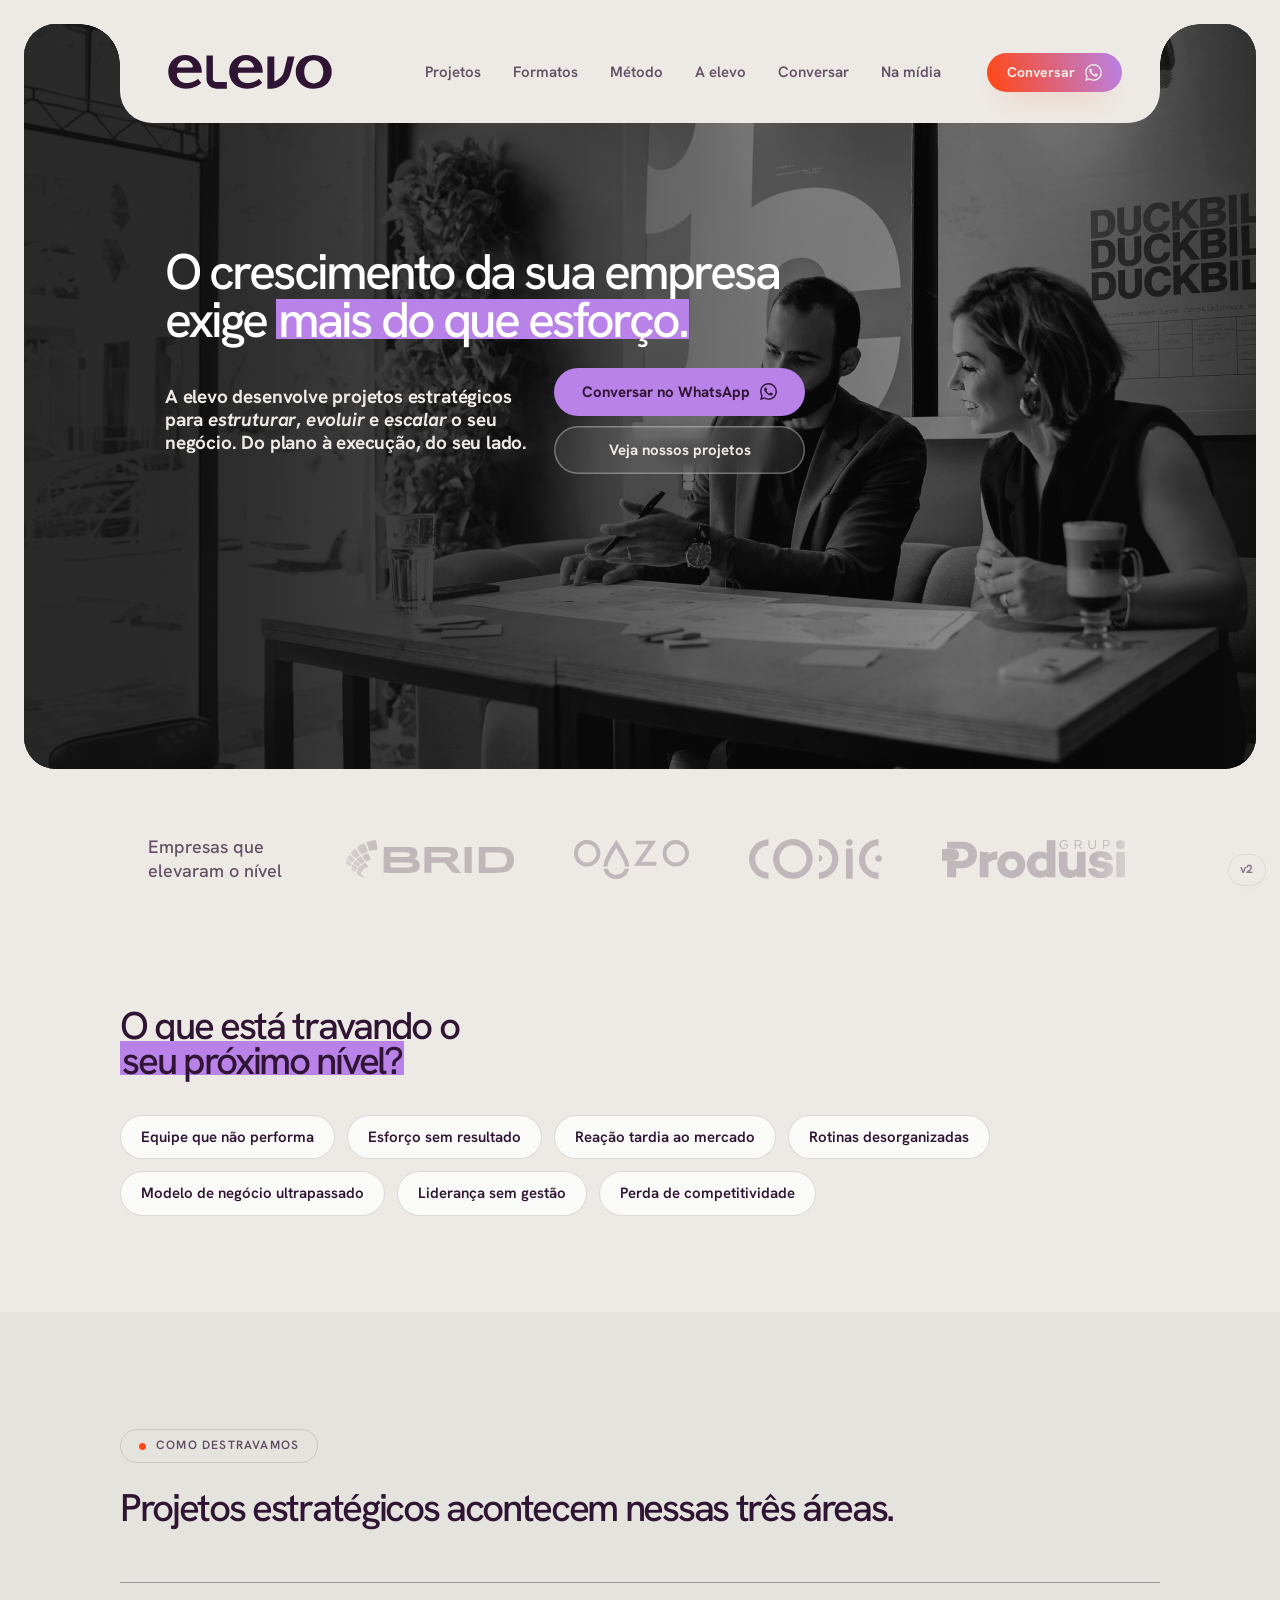
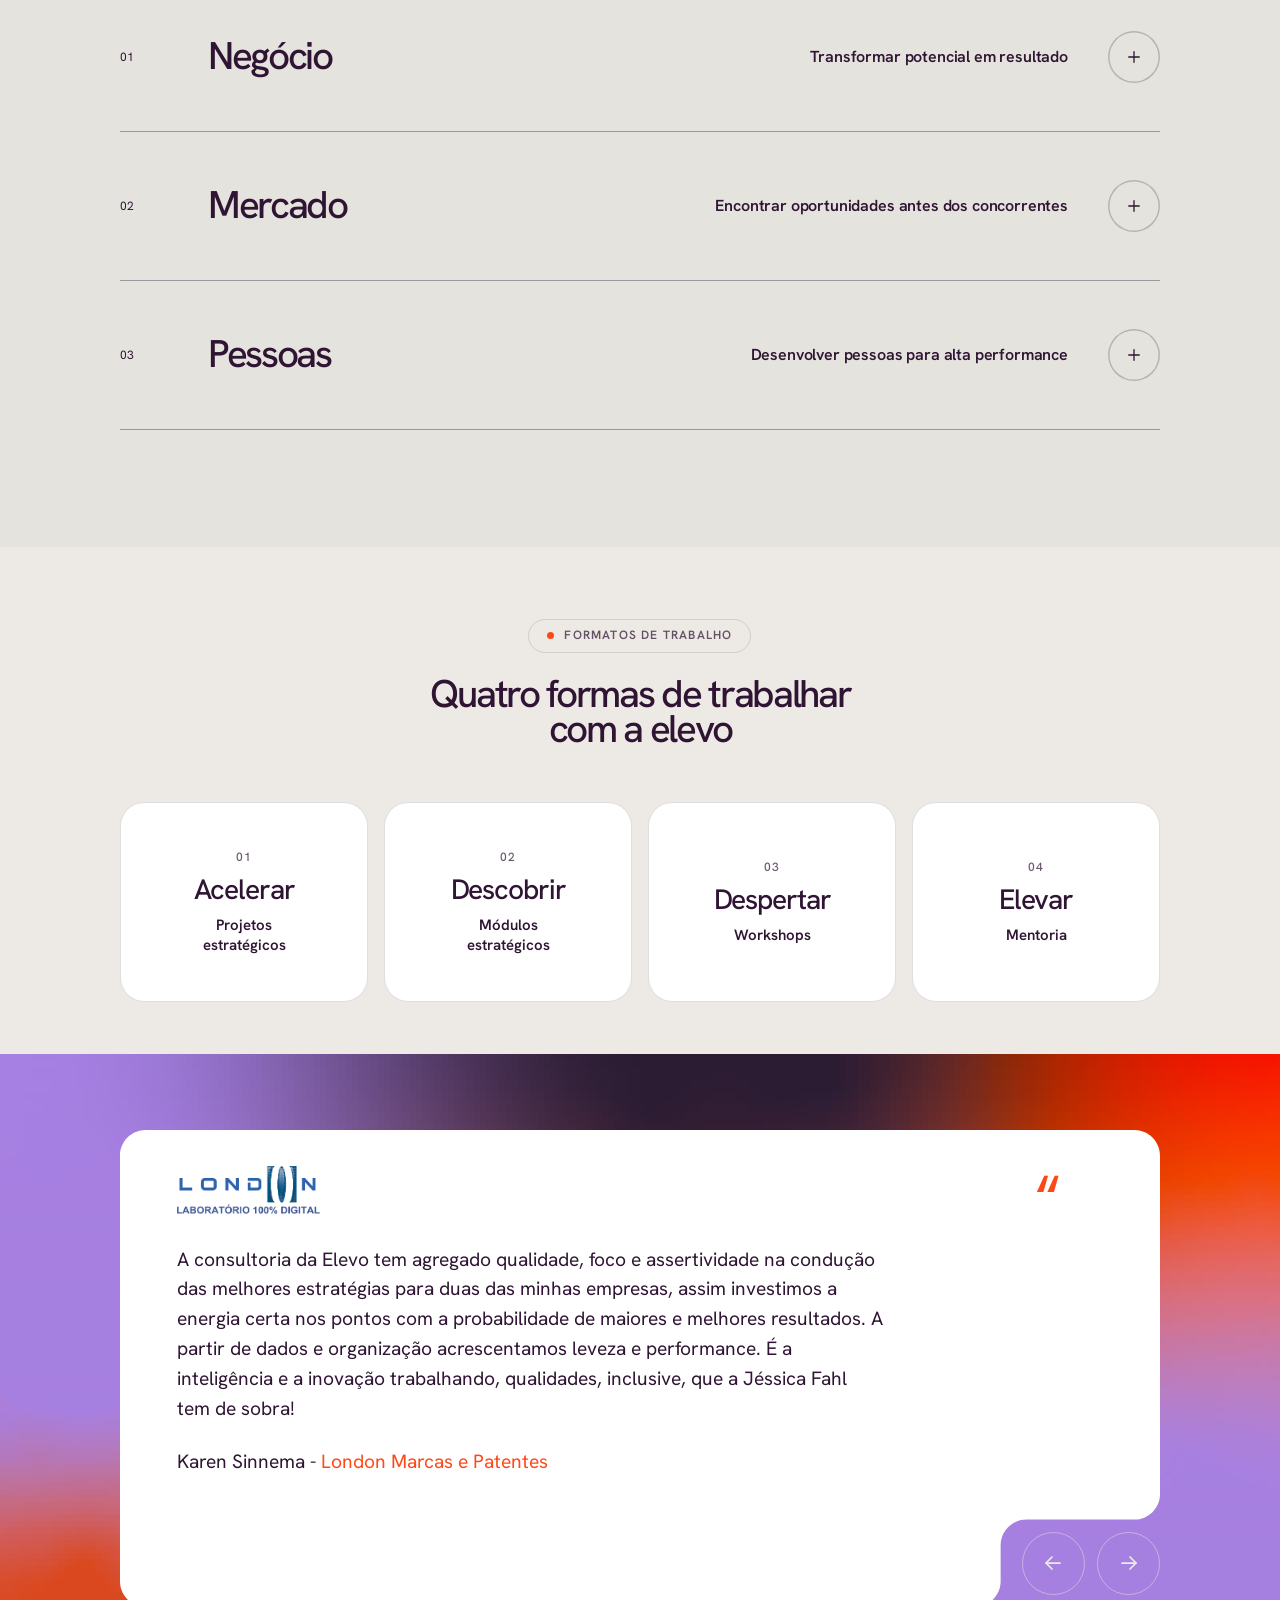
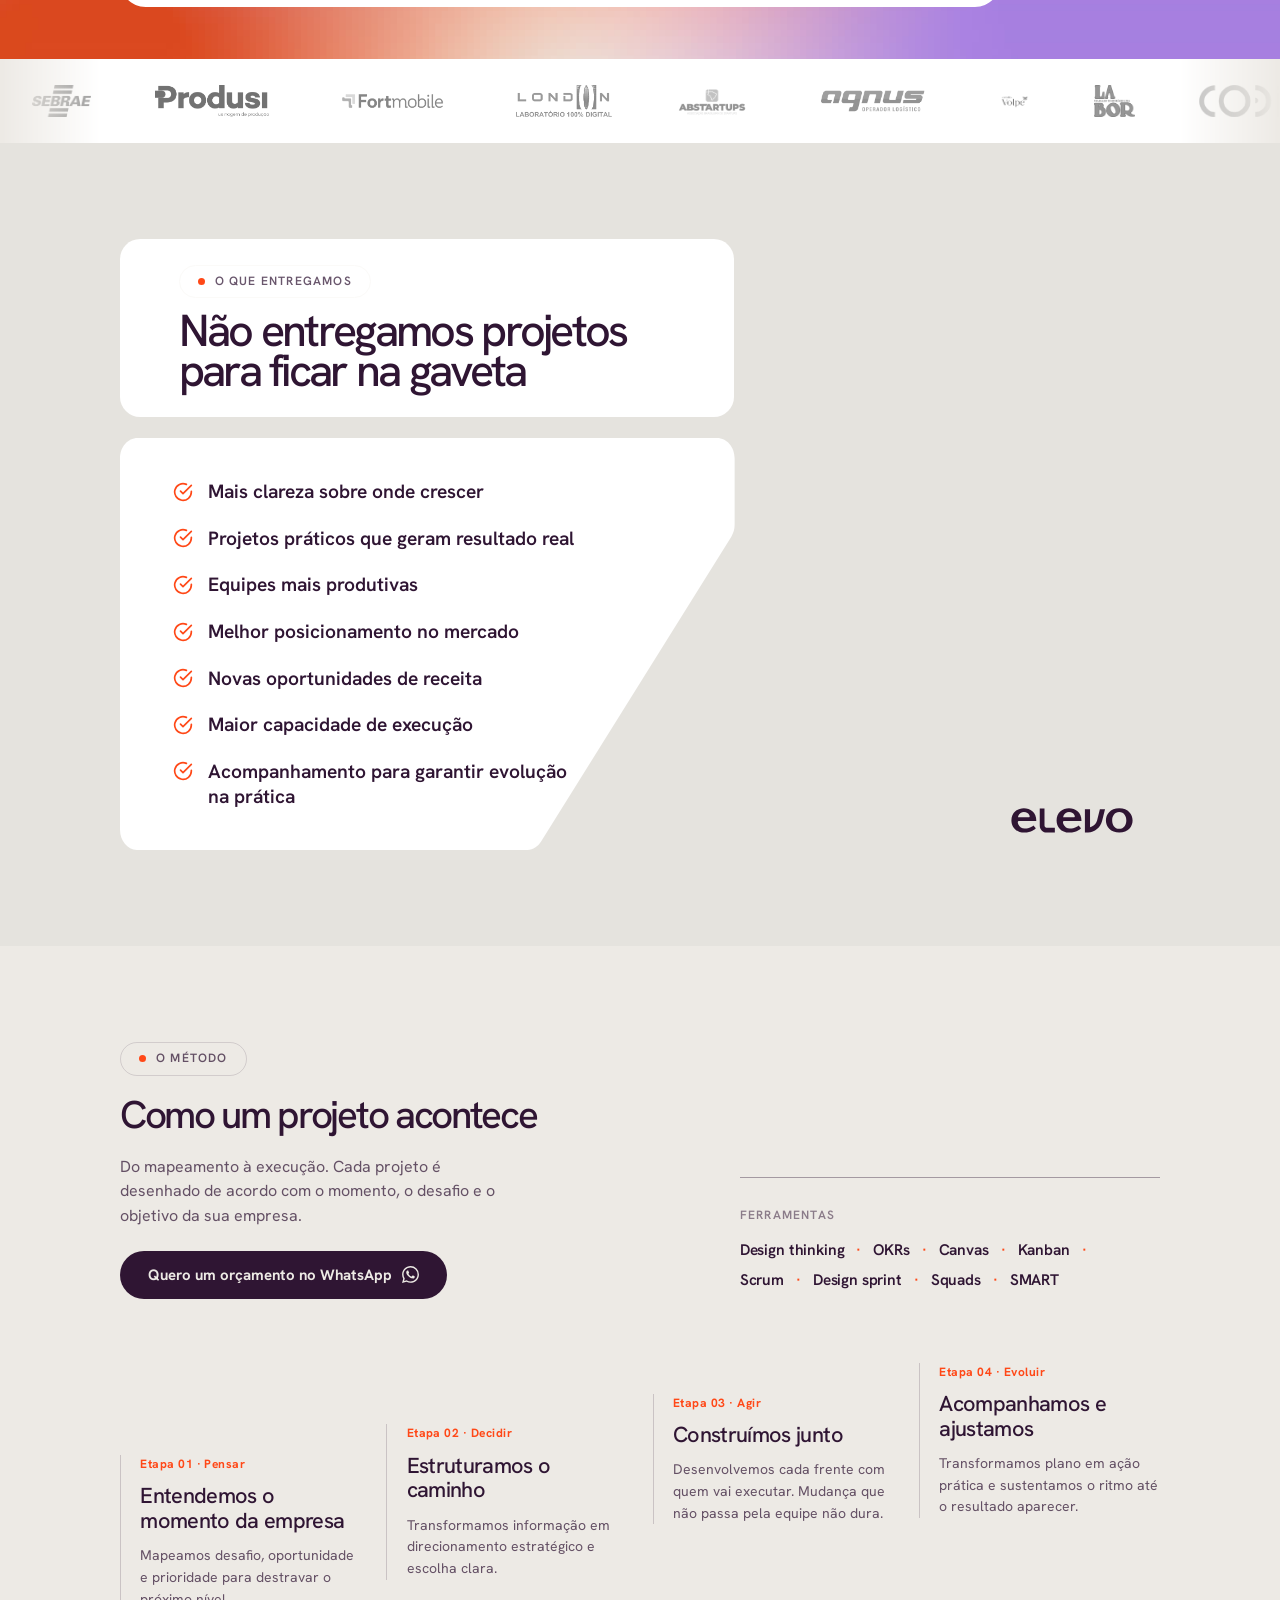
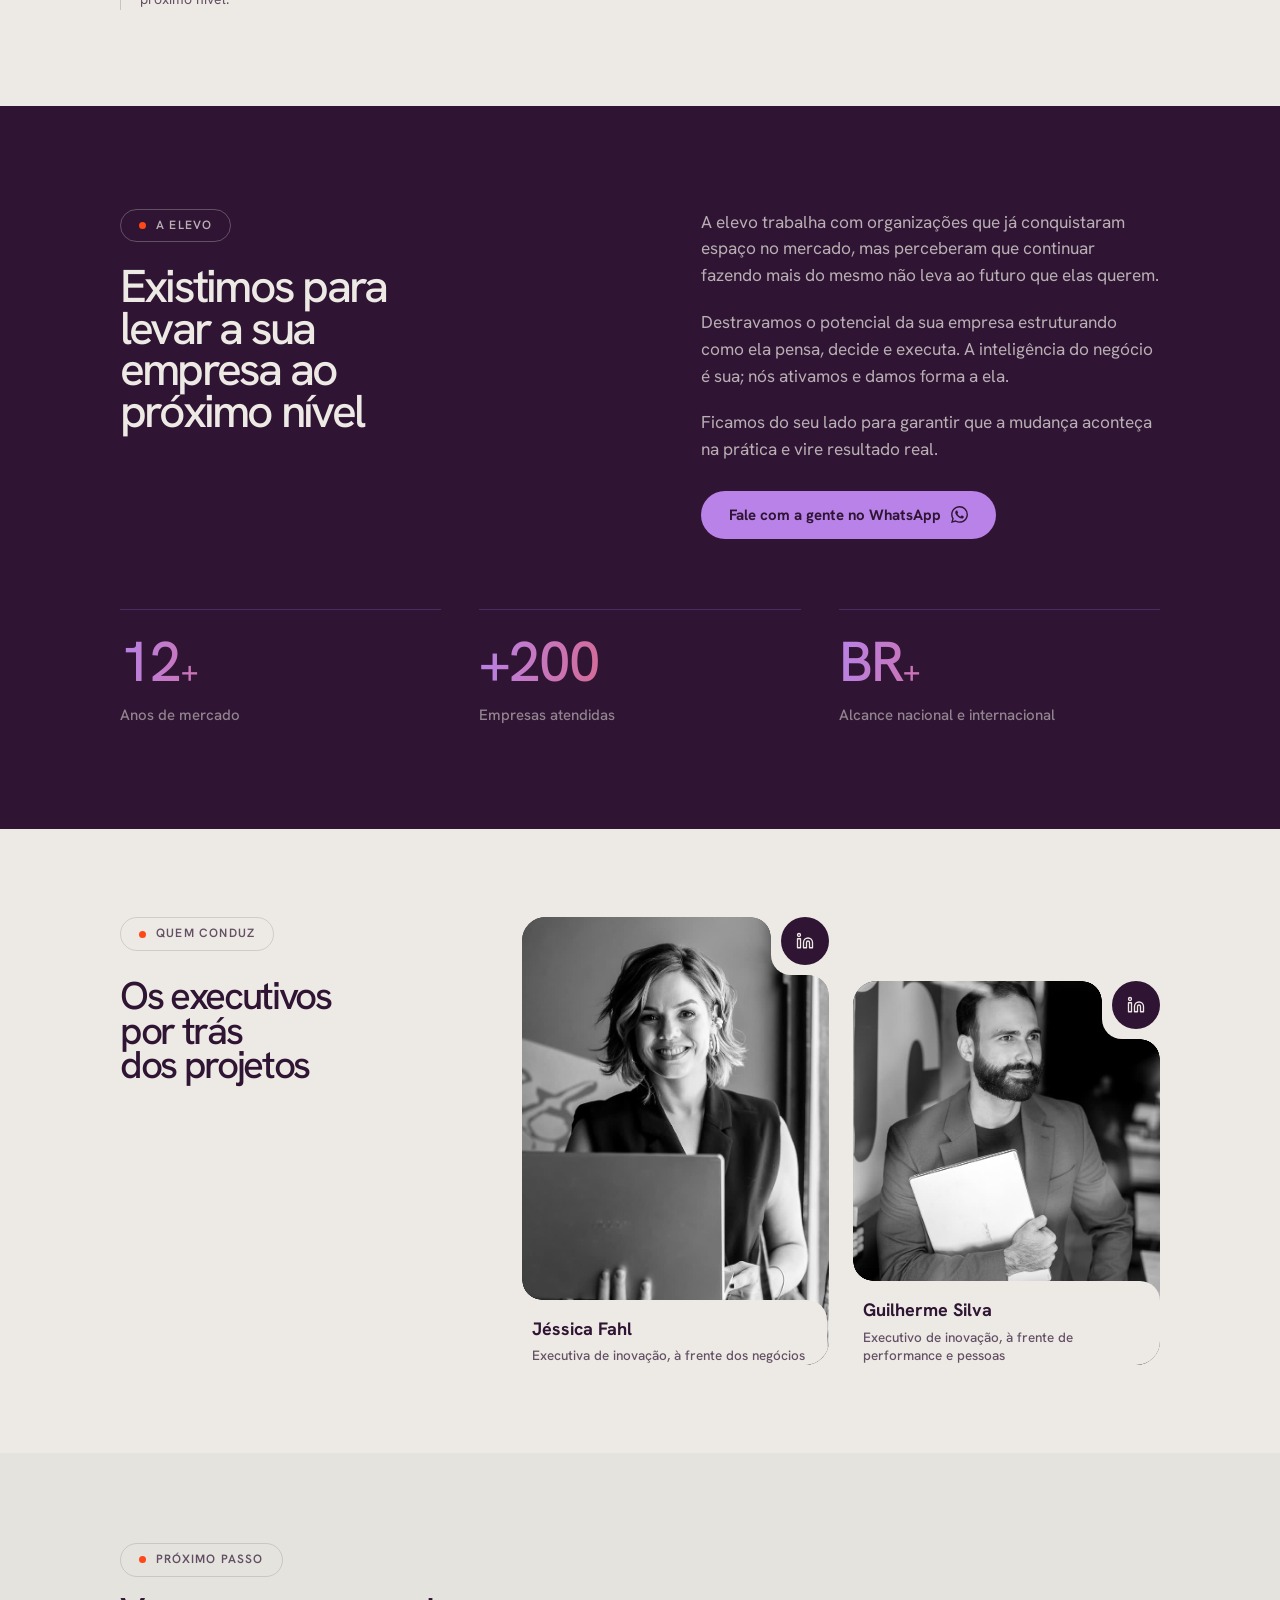
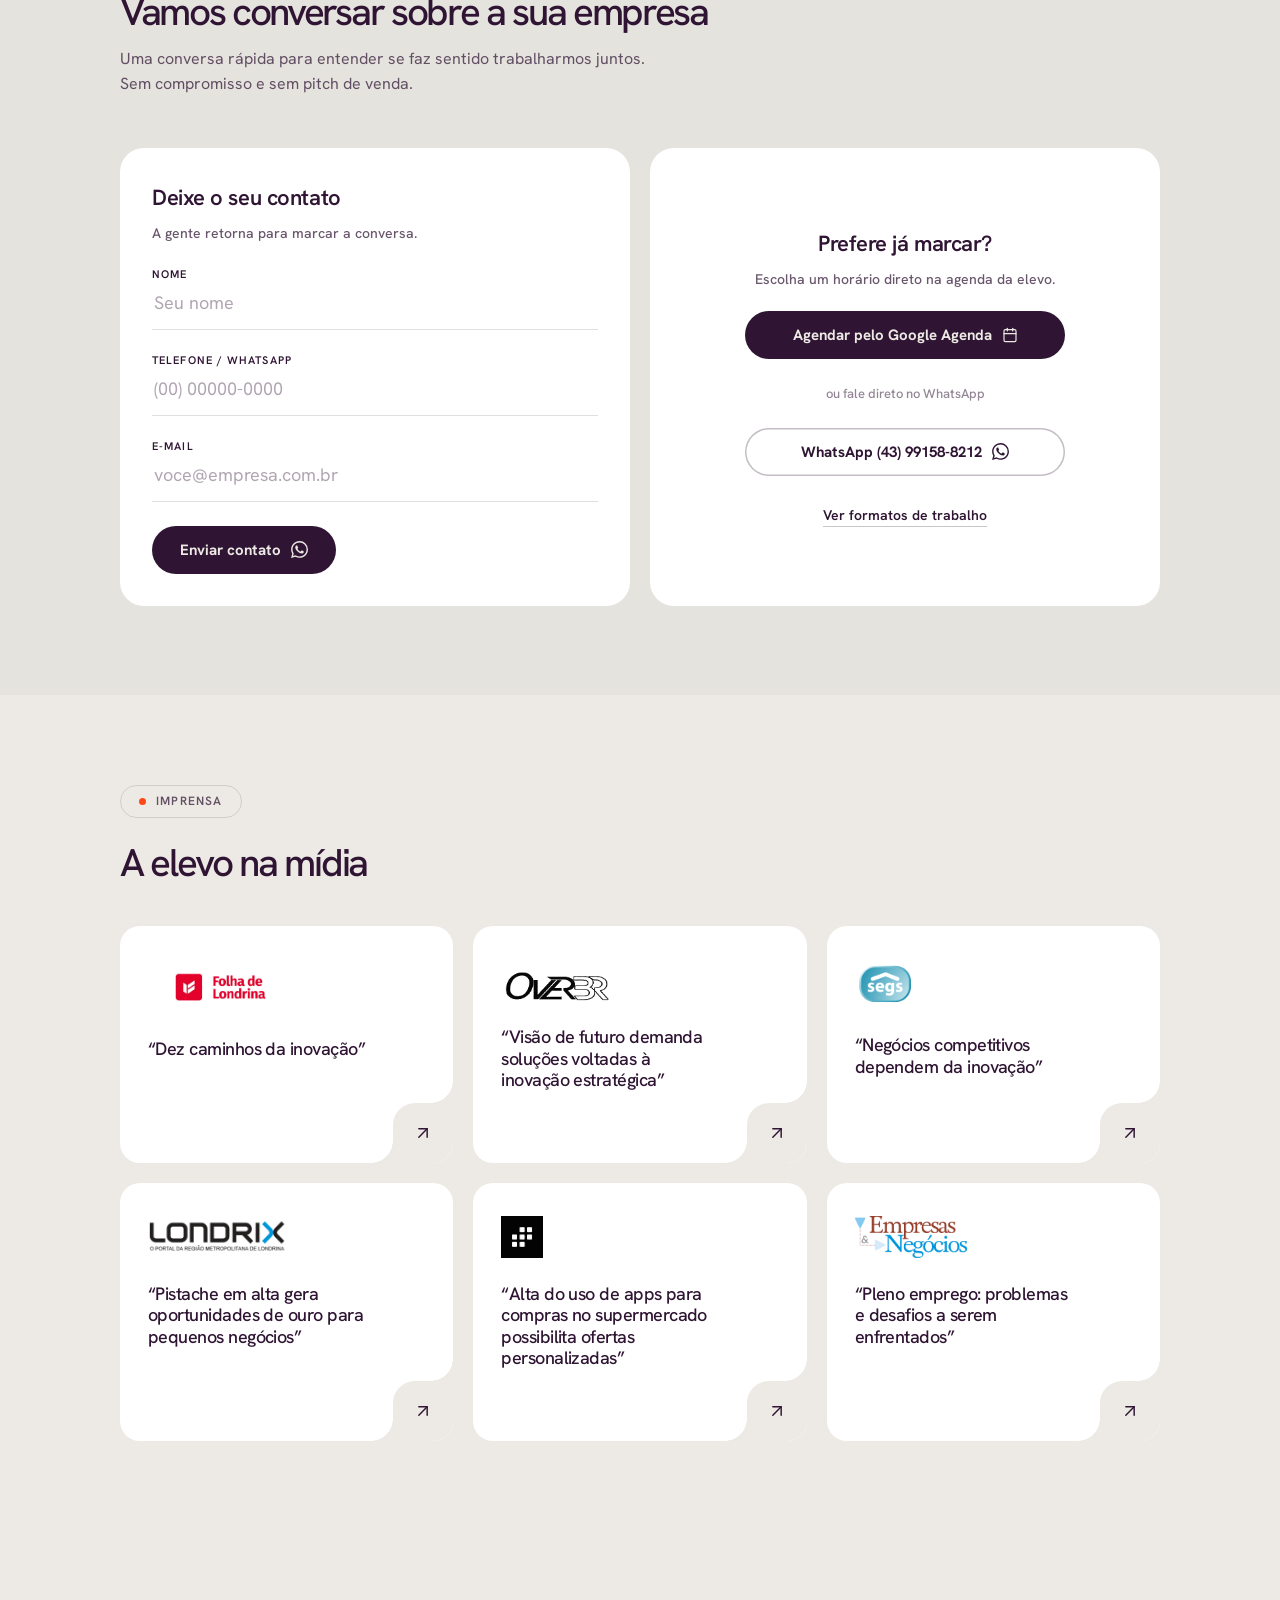
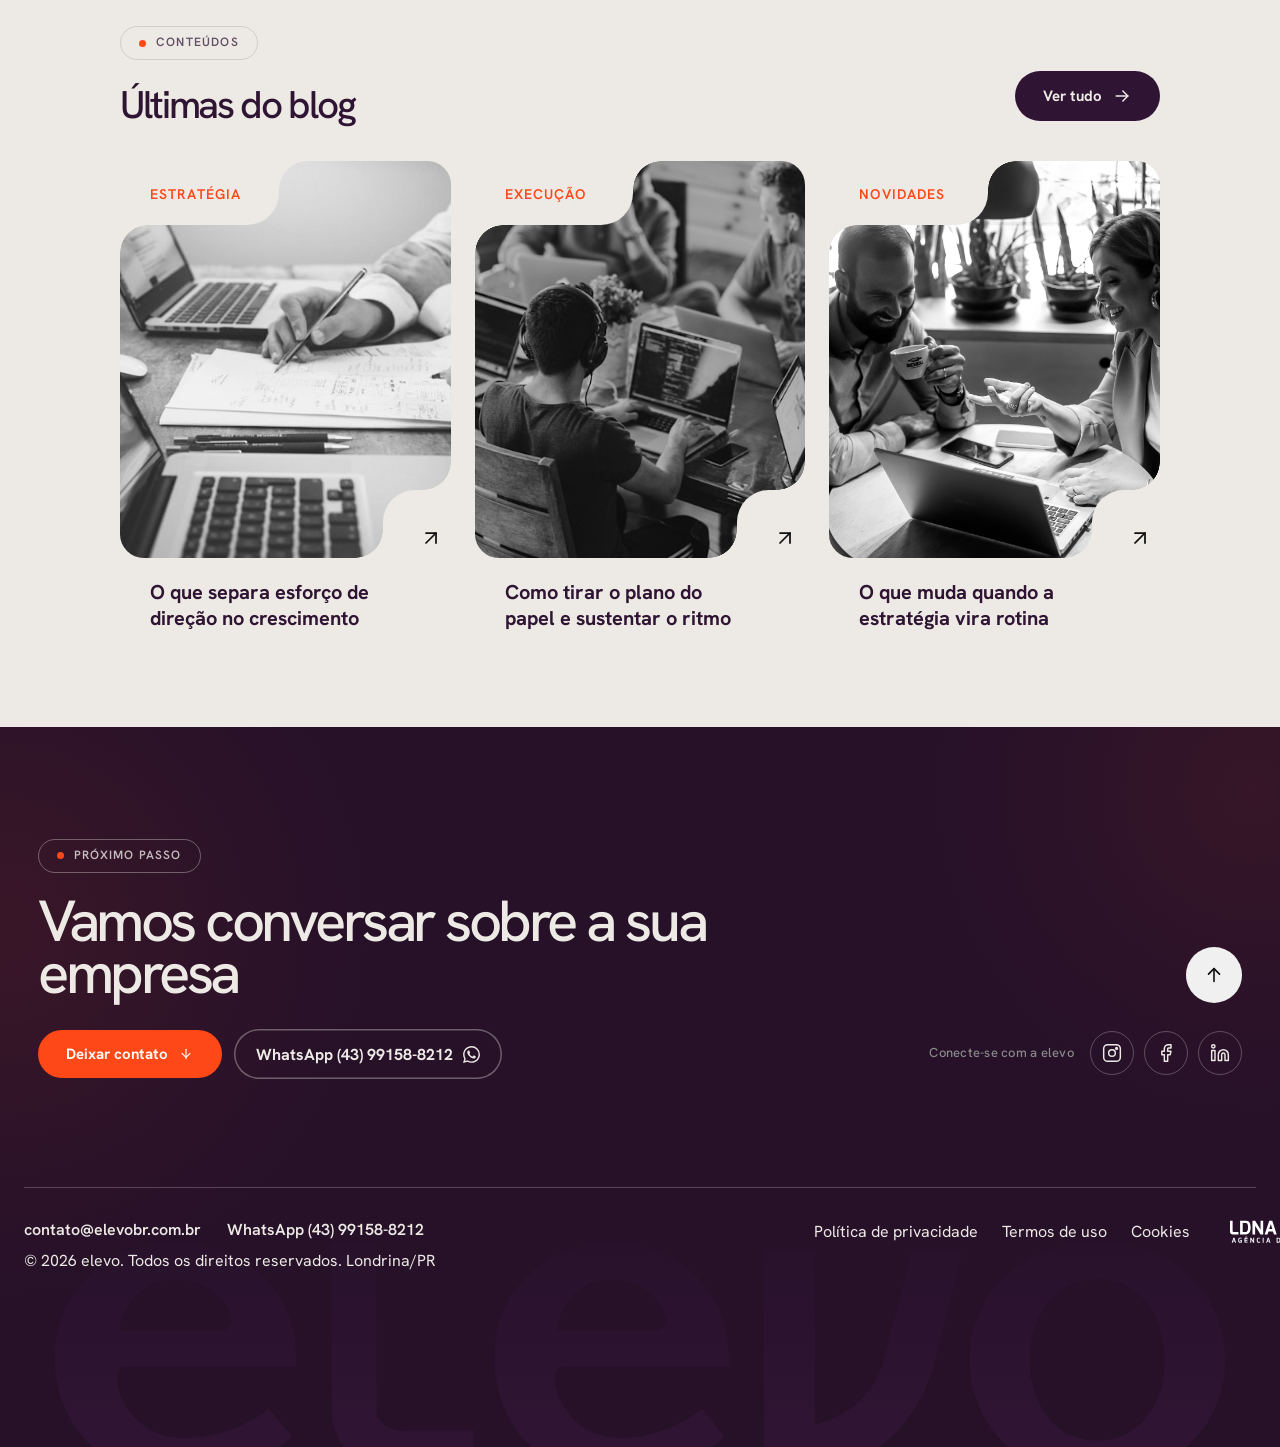
<file: index.html>
<!doctype html>
<html lang="pt-BR" data-theme="light">
<head>
<meta charset="UTF-8">
<meta name="viewport" content="width=device-width, initial-scale=1">
<title>Elevo - Estúdio de inovação estratégica</title>
<meta name="description" content="Esforço leva até certo ponto. A elevo desenvolve projetos estratégicos para estruturar, evoluir e escalar o seu negócio. Do plano à execução, em Londrina/PR.">
<link rel="icon" type="image/svg+xml" href="./img/brand/elevo-simbolo-roxo.svg">

<link rel="preconnect" href="https://fonts.googleapis.com">
<link rel="preconnect" href="https://fonts.gstatic.com" crossorigin>
<link href="https://fonts.googleapis.com/css2?family=Hanken+Grotesk:ital,wght@0,400;0,500;0,600;0,700;0,800;1,500;1,600;1,700&display=swap" rel="stylesheet">

<meta property="og:title" content="Elevo - Estúdio de inovação estratégica">
<meta property="og:description" content="Esforço leva até certo ponto. Direção leva ao próximo nível. Projetos estratégicos do plano à execução, em Londrina/PR.">
<meta property="og:type" content="website">
<meta property="og:locale" content="pt_BR">

<link rel="preload" as="image" href="./img/hero/hero-new.jpg" fetchpriority="high">
<link rel="stylesheet" href="./design_system/tokens.css">
<link rel="stylesheet" href="./css/main4.css">

<script type="application/ld+json">
{
  "@context": "https://schema.org",
  "@type": "LocalBusiness",
  "name": "elevo - estúdio de inovação estratégica",
  "email": "contato@elevobr.com.br",
  "telephone": "+55-43-99158-8212",
  "url": "https://elevobr.com.br",
  "address": { "@type": "PostalAddress", "addressLocality": "Londrina", "addressRegion": "PR", "addressCountry": "BR" }
}
</script>
</head>
<body id="top">
<a class="skip-link" href="#main">Pular para o conteúdo</a>

<!-- Icon sprite -->
<svg aria-hidden="true" style="position:absolute;width:0;height:0;overflow:hidden">
  <symbol id="i-menu" viewBox="0 0 24 24"><path d="M4 7h16"/><path d="M4 12h16"/><path d="M4 17h16"/></symbol>
  <symbol id="i-x" viewBox="0 0 24 24"><path d="m6 6 12 12"/><path d="m18 6-12 12"/></symbol>
  <symbol id="i-plus" viewBox="0 0 24 24"><path d="M12 5v14"/><path d="M5 12h14"/></symbol>
  <symbol id="i-linkedin" viewBox="0 0 24 24" fill="none"><path d="M16 8a6 6 0 0 1 6 6v7h-4v-7a2 2 0 0 0-2-2 2 2 0 0 0-2 2v7h-4v-7a6 6 0 0 1 6-6z" stroke="currentColor" stroke-width="1.75" stroke-linecap="round" stroke-linejoin="round"/><rect width="4" height="12" x="2" y="9" stroke="currentColor" stroke-width="1.75" stroke-linecap="round" stroke-linejoin="round" fill="none"/><circle cx="4" cy="4" r="2" stroke="currentColor" stroke-width="1.75" fill="none"/></symbol>
  <symbol id="i-instagram" viewBox="0 0 24 24" fill="none"><rect x="2" y="2" width="20" height="20" rx="5" stroke="currentColor" stroke-width="1.75"/><circle cx="12" cy="12" r="4" stroke="currentColor" stroke-width="1.75"/><circle cx="17.5" cy="6.5" r="1" fill="currentColor"/></symbol>
  <symbol id="i-facebook" viewBox="0 0 24 24" fill="none"><path d="M18 2h-3a5 5 0 0 0-5 5v3H7v4h3v8h4v-8h3l1-4h-4V7a1 1 0 0 1 1-1h3z" stroke="currentColor" stroke-width="1.75" stroke-linecap="round" stroke-linejoin="round"/></symbol>
  <symbol id="i-whatsapp" viewBox="0 0 24 24"><path d="M17.472 14.382c-.297-.149-1.758-.867-2.03-.967-.273-.099-.471-.148-.67.15-.197.297-.767.966-.94 1.164-.173.199-.347.223-.644.075-.297-.15-1.255-.463-2.39-1.475-.883-.788-1.48-1.761-1.653-2.059-.173-.297-.018-.458.13-.606.134-.133.298-.347.446-.52.149-.174.198-.298.298-.497.099-.198.05-.371-.025-.52-.075-.149-.669-1.612-.916-2.207-.242-.579-.487-.5-.669-.51-.173-.008-.371-.01-.57-.01-.198 0-.52.074-.792.372-.272.297-1.04 1.016-1.04 2.479 0 1.462 1.065 2.875 1.213 3.074.149.198 2.096 3.2 5.077 4.487.709.306 1.262.489 1.694.625.712.227 1.36.195 1.871.118.571-.085 1.758-.719 2.006-1.413.248-.694.248-1.289.173-1.413-.074-.124-.272-.198-.57-.347m-5.421 7.403h-.004a9.87 9.87 0 0 1-5.031-1.378l-.361-.214-3.741.982.998-3.648-.235-.374a9.86 9.86 0 0 1-1.51-5.26c.001-5.45 4.436-9.884 9.888-9.884 2.64 0 5.122 1.03 6.988 2.898a9.825 9.825 0 0 1 2.893 6.994c-.003 5.45-4.437 9.884-9.885 9.884m8.413-18.297A11.815 11.815 0 0 0 12.05 0C5.495 0 .16 5.335.157 11.892c0 2.096.547 4.142 1.588 5.945L.057 24l6.305-1.654a11.882 11.882 0 0 0 5.683 1.448h.005c6.554 0 11.89-5.335 11.893-11.893a11.821 11.821 0 0 0-3.48-8.413Z"/></symbol>
  <symbol id="i-calendar" viewBox="0 0 24 24"><rect x="3" y="4" width="18" height="18" rx="2"/><path d="M16 2v4"/><path d="M8 2v4"/><path d="M3 10h18"/></symbol>
  <symbol id="i-check-circle" viewBox="0 0 24 24" fill="none"><path d="M22 11.08V12a10 10 0 1 1-5.93-9.14" stroke="currentColor" stroke-width="2" stroke-linecap="round" stroke-linejoin="round"/><path d="M22 4 12 14.01 9 11.01" stroke="currentColor" stroke-width="2" stroke-linecap="round" stroke-linejoin="round"/></symbol>
</svg>

<header class="site-header" id="siteHeader">
  <div class="header-tab">
    <a class="brand-logo" href="#top" aria-label="elevo - ir para o início">
      <img src="./img/brand/elevo-logo-roxo.svg" alt="elevo" width="170" height="34">
    </a>
    <div class="header-right">
      <nav class="main-nav" aria-label="Navegação principal">
        <a href="#projetos">Projetos</a>
        <a href="#formatos">Formatos</a>
        <a href="#metodo">Método</a>
        <a href="#elevo">A elevo</a>
        <a href="#agendar">Conversar</a>
        <a href="#midia">Na mídia</a>
      </nav>
      <a class="btn btn-primary btn-sm" href="https://wa.me/5543991588212" target="_blank" rel="noopener noreferrer" aria-label="Conversar com a elevo pelo WhatsApp">
        Conversar
        <svg class="ic" width="17" height="17" aria-hidden="true"><use href="#i-whatsapp"/></svg>
      </a>
      <button class="nav-toggle" id="navToggle" type="button" aria-label="Abrir menu" aria-expanded="false" aria-controls="mobileNav">
        <svg class="ic-stroke" width="22" height="22" aria-hidden="true"><use href="#i-menu"/></svg>
      </button>
    </div>
  </div>
</header>

<nav class="mobile-nav" id="mobileNav" aria-label="Navegação mobile">
  <a href="#projetos">Projetos</a>
  <a href="#formatos">Formatos</a>
  <a href="#metodo">Método</a>
  <a href="#elevo">A elevo</a>
  <a href="#agendar">Conversar</a>
  <a href="#midia">Na mídia</a>
  <a href="#blog">Blog</a>
  <a class="btn btn-primary" href="https://wa.me/5543991588212" target="_blank" rel="noopener noreferrer">
    Conversar no WhatsApp
    <svg class="ic" width="18" height="18" aria-hidden="true"><use href="#i-whatsapp"/></svg>
  </a>
</nav>

<main id="main">

  <!-- ============ HERO ============ -->
  <section class="hero" aria-labelledby="heroTitle">
    <div class="hero-frame anim anim-frame">
      <figure class="hero-banner">
        <img class="hero-photo" src="./img/hero/hero-new.jpg" alt="Jéssica e Guilherme, executivos da elevo, trabalhando juntos sobre um plano na mesa" fetchpriority="high">
        <span class="hero-filter" aria-hidden="true"></span>
      </figure>

      <div class="hero-stage">
        <div class="hero-copy">
          <h1 id="heroTitle" class="hero-title anim anim-copy">O crescimento da sua empresa exige <mark class="hl-mark">mais do que esforço.</mark></h1>
          <div class="hero-sub-wrap">
            <p class="hero-sub anim anim-sub">A elevo desenvolve projetos estratégicos para <em>estruturar</em>, <em>evoluir</em> e <em>escalar</em> o seu negócio. Do plano à execução, do seu lado.</p>
            <div class="hero-ctas anim anim-ctas">
              <a class="btn btn-malva" href="https://wa.me/5543991588212" target="_blank" rel="noopener noreferrer">
                Conversar no WhatsApp
                <svg class="ic" width="17" height="17" aria-hidden="true"><use href="#i-whatsapp"/></svg>
              </a>
              <a class="btn btn-glass" href="#projetos">Veja nossos projetos</a>
            </div>
          </div>
        </div>
      </div>
    </div>

    <div class="hero-ticker anim anim-ticker" aria-label="Empresas que já trabalharam com a elevo">
      <p class="ticker-label">Empresas que elevaram o nível</p>
      <!-- 5 logos vetorizadas (Figma 135:697), repetidas para o loop -->
      <div class="ticker">
        <div class="ticker-track">
          <ul class="ticker-set" role="list">
            <li><img src="./img/clientes/vector/brid.svg" alt="" width="168" height="38" loading="lazy"></li>
            <li><img src="./img/clientes/vector/oazo.svg" alt="" width="115" height="39" loading="lazy"></li>
            <li><img src="./img/clientes/vector/codie.svg" alt="" width="133" height="40" loading="lazy"></li>
            <li><img src="./img/clientes/vector/produsi.svg" alt="" width="183" height="38" loading="lazy"></li>
            <li><img src="./img/clientes/vector/sebrae.svg" alt="" width="127" height="68" loading="lazy"></li>
            <li><img src="./img/clientes/vector/brid.svg" alt="" width="168" height="38" loading="lazy"></li>
            <li><img src="./img/clientes/vector/oazo.svg" alt="" width="115" height="39" loading="lazy"></li>
            <li><img src="./img/clientes/vector/codie.svg" alt="" width="133" height="40" loading="lazy"></li>
            <li><img src="./img/clientes/vector/produsi.svg" alt="" width="183" height="38" loading="lazy"></li>
            <li><img src="./img/clientes/vector/sebrae.svg" alt="" width="127" height="68" loading="lazy"></li>
            <li><img src="./img/clientes/vector/brid.svg" alt="" width="168" height="38" loading="lazy"></li>
            <li><img src="./img/clientes/vector/oazo.svg" alt="" width="115" height="39" loading="lazy"></li>
            <li><img src="./img/clientes/vector/codie.svg" alt="" width="133" height="40" loading="lazy"></li>
            <li><img src="./img/clientes/vector/produsi.svg" alt="" width="183" height="38" loading="lazy"></li>
            <li><img src="./img/clientes/vector/sebrae.svg" alt="" width="127" height="68" loading="lazy"></li>
          </ul>
          <ul class="ticker-set" role="list" aria-hidden="true">
            <li><img src="./img/clientes/vector/brid.svg" alt="" width="168" height="38" loading="lazy"></li>
            <li><img src="./img/clientes/vector/oazo.svg" alt="" width="115" height="39" loading="lazy"></li>
            <li><img src="./img/clientes/vector/codie.svg" alt="" width="133" height="40" loading="lazy"></li>
            <li><img src="./img/clientes/vector/produsi.svg" alt="" width="183" height="38" loading="lazy"></li>
            <li><img src="./img/clientes/vector/sebrae.svg" alt="" width="127" height="68" loading="lazy"></li>
            <li><img src="./img/clientes/vector/brid.svg" alt="" width="168" height="38" loading="lazy"></li>
            <li><img src="./img/clientes/vector/oazo.svg" alt="" width="115" height="39" loading="lazy"></li>
            <li><img src="./img/clientes/vector/codie.svg" alt="" width="133" height="40" loading="lazy"></li>
            <li><img src="./img/clientes/vector/produsi.svg" alt="" width="183" height="38" loading="lazy"></li>
            <li><img src="./img/clientes/vector/sebrae.svg" alt="" width="127" height="68" loading="lazy"></li>
            <li><img src="./img/clientes/vector/brid.svg" alt="" width="168" height="38" loading="lazy"></li>
            <li><img src="./img/clientes/vector/oazo.svg" alt="" width="115" height="39" loading="lazy"></li>
            <li><img src="./img/clientes/vector/codie.svg" alt="" width="133" height="40" loading="lazy"></li>
            <li><img src="./img/clientes/vector/produsi.svg" alt="" width="183" height="38" loading="lazy"></li>
            <li><img src="./img/clientes/vector/sebrae.svg" alt="" width="127" height="68" loading="lazy"></li>
          </ul>
        </div>
      </div>
    </div>
  </section>

  <!-- ============ TRAVANDO (dores clicáveis) ============ -->
  <section class="sec-travando" id="travando" aria-labelledby="travandoTitle">
    <div class="travando-wrap">
      <h2 class="sec-title travando-title" id="travandoTitle">O que está travando o<br><mark class="hl-mark">seu próximo nível?</mark></h2>
      <div class="pain-chips" role="list" aria-label="Sinais de crescimento travado">
        <a class="pain-chip" role="listitem" href="#front-pessoas" data-front="pessoas">Equipe que não performa</a>
        <a class="pain-chip" role="listitem" href="#front-negocio" data-front="negocio">Esforço sem resultado</a>
        <a class="pain-chip" role="listitem" href="#front-mercado" data-front="mercado">Reação tardia ao mercado</a>
        <a class="pain-chip" role="listitem" href="#front-pessoas" data-front="pessoas">Rotinas desorganizadas</a>
        <a class="pain-chip" role="listitem" href="#front-negocio" data-front="negocio">Modelo de negócio ultrapassado</a>
        <a class="pain-chip" role="listitem" href="#front-pessoas" data-front="pessoas">Liderança sem gestão</a>
        <a class="pain-chip" role="listitem" href="#front-mercado" data-front="mercado">Perda de competitividade</a>
      </div>
    </div>
  </section>

  <!-- ============ PROJETOS (como destravamos) ============ -->
  <section class="sec-frentes" id="projetos" aria-labelledby="projetosTitle">
    <div class="frentes-wrap">
      <div class="sec-head">
        <p class="pill-label"><span class="dot" aria-hidden="true"></span>Como destravamos</p>
        <h2 class="sec-title" id="projetosTitle">Projetos estratégicos acontecem nessas três áreas.</h2>
      </div>

      <div class="front-list" data-accordion>
        <article class="front" id="front-negocio">
          <button class="front-head" type="button" id="frontHead1" aria-expanded="false" aria-controls="frontBody1">
            <span class="front-num" aria-hidden="true">01</span>
            <span class="front-titulo">Negócio</span>
            <span class="front-tagline">Transformar potencial em resultado</span>
            <span class="front-toggle" aria-hidden="true"><svg class="ic-stroke" width="18" height="18"><use href="#i-plus"/></svg></span>
          </button>
          <div class="front-body" id="frontBody1" role="region" aria-labelledby="frontHead1">
            <div class="front-body-in">
              <div class="front-body-grid">
                <p class="front-body-text">Quando o modelo atual deixa de sustentar o próximo nível, é hora de repensar como a empresa gera valor, cresce e se diferencia.</p>
                <p class="front-resultado">Com a elevo, sua empresa implanta novas formas de crescer, vender&nbsp;e&nbsp;competir.</p>
                <a class="btn front-cta" href="https://wa.me/5543991588212" target="_blank" rel="noopener noreferrer">
                  Conversar
                  <svg class="ic" width="17" height="17" aria-hidden="true"><use href="#i-whatsapp"/></svg>
                </a>
              </div>
            </div>
          </div>
        </article>

        <article class="front" id="front-mercado">
          <button class="front-head" type="button" id="frontHead2" aria-expanded="false" aria-controls="frontBody2">
            <span class="front-num" aria-hidden="true">02</span>
            <span class="front-titulo">Mercado</span>
            <span class="front-tagline">Encontrar oportunidades antes dos concorrentes</span>
            <span class="front-toggle" aria-hidden="true"><svg class="ic-stroke" width="18" height="18"><use href="#i-plus"/></svg></span>
          </button>
          <div class="front-body" id="frontBody2" role="region" aria-labelledby="frontHead2">
            <div class="front-body-in">
              <div class="front-body-grid">
                <p class="front-body-text">Exploramos tendências, comportamentos e movimentos competitivos para identificar onde estão as próximas oportunidades de expansão.</p>
                <p class="front-resultado">Com a elevo, sua empresa transforma oportunidade em venda&nbsp;e&nbsp;crescimento.</p>
                <a class="btn front-cta" href="https://wa.me/5543991588212" target="_blank" rel="noopener noreferrer">
                  Conversar
                  <svg class="ic" width="17" height="17" aria-hidden="true"><use href="#i-whatsapp"/></svg>
                </a>
              </div>
            </div>
          </div>
        </article>

        <article class="front" id="front-pessoas">
          <button class="front-head" type="button" id="frontHead3" aria-expanded="false" aria-controls="frontBody3">
            <span class="front-num" aria-hidden="true">03</span>
            <span class="front-titulo">Pessoas</span>
            <span class="front-tagline">Desenvolver pessoas para alta performance</span>
            <span class="front-toggle" aria-hidden="true"><svg class="ic-stroke" width="18" height="18"><use href="#i-plus"/></svg></span>
          </button>
          <div class="front-body" id="frontBody3" role="region" aria-labelledby="frontHead3">
            <div class="front-body-in">
              <div class="front-body-grid">
                <p class="front-body-text">Desenvolvemos lideranças, estruturas e rotinas para executar melhor e ter resultado consistente. Mudança que não passa pela equipe não dura.</p>
                <p class="front-resultado">Com a elevo, sua empresa passa a gerar mais resultados com o&nbsp;mesmo&nbsp;time.</p>
                <a class="btn front-cta" href="https://wa.me/5543991588212" target="_blank" rel="noopener noreferrer">
                  Conversar
                  <svg class="ic" width="17" height="17" aria-hidden="true"><use href="#i-whatsapp"/></svg>
                </a>
              </div>
            </div>
          </div>
        </article>
      </div>
    </div>
  </section>

  <!-- ============ FORMATOS DE TRABALHO ============ -->
  <section class="sec-formatos" id="formatos" aria-labelledby="formatosTitle">
    <div class="formatos-inner">
      <div class="formatos-head">
        <p class="pill-label"><span class="dot" aria-hidden="true"></span>Formatos de trabalho</p>
        <h2 class="sec-title sec-title-center" id="formatosTitle">Quatro formas de trabalhar<br>com a elevo</h2>
      </div>

      <div class="formatos-cards" aria-label="Formatos de atuação da elevo">
        <button class="formato-card" type="button" data-modal="modalProjetos">
          <span class="formato-card-num" aria-hidden="true">01</span>
          <span class="formato-card-verbo">Acelerar</span>
          <span class="formato-card-nome">Projetos estratégicos</span>
        </button>
        <button class="formato-card" type="button" data-modal="modalModulos">
          <span class="formato-card-num" aria-hidden="true">02</span>
          <span class="formato-card-verbo">Descobrir</span>
          <span class="formato-card-nome">Módulos estratégicos</span>
        </button>
        <button class="formato-card" type="button" data-modal="modalWorkshop">
          <span class="formato-card-num" aria-hidden="true">03</span>
          <span class="formato-card-verbo">Despertar</span>
          <span class="formato-card-nome">Workshops</span>
        </button>
        <button class="formato-card" type="button" data-modal="modalMentoria">
          <span class="formato-card-num" aria-hidden="true">04</span>
          <span class="formato-card-verbo">Elevar</span>
          <span class="formato-card-nome">Mentoria</span>
        </button>
      </div>
    </div>
  </section>

  <!-- ============ DEPOIMENTOS ============ -->
  <section class="sec-depo" id="depoimentos" aria-roledescription="carrossel" aria-label="Depoimentos de clientes">
    <div class="depo-stage">
      <picture>
        <source media="(max-width: 860px)" srcset="./img/depo-card-mobile.svg">
        <img class="depo-shape" src="./img/depo-card-desktop.svg" alt="" width="1296" height="595">
      </picture>

      <div class="depo-logo">
        <img id="depoLogo" src="./img/clientes/london.png" alt="London Marcas e Patentes" width="203" height="55">
      </div>

      <p class="depo-quote-mark" aria-hidden="true">&ldquo;</p>

      <div class="depo-content" id="depoContent" aria-live="polite">
        <p class="depo-quote" id="depoQuote">A consultoria da Elevo tem agregado qualidade, foco e assertividade na condução das melhores estratégias para duas das minhas empresas, assim investimos a energia certa nos pontos com a probabilidade de maiores e melhores resultados. A partir de dados e organização acrescentamos leveza e performance. É a inteligência e a inovação trabalhando, qualidades, inclusive, que a Jéssica Fahl tem de sobra!</p>
        <p class="depo-author" id="depoAuthor">Karen Sinnema - <span>London Marcas e Patentes</span></p>
      </div>

      <div class="depo-arrows">
        <button class="depo-arrow" id="depoPrev" type="button" aria-label="Depoimento anterior">
          <svg class="ic-stroke" width="24" height="24" viewBox="0 0 24 24" aria-hidden="true"><path d="M19 12H5"/><path d="m11 18-6-6 6-6"/></svg>
        </button>
        <button class="depo-arrow" id="depoNext" type="button" aria-label="Próximo depoimento">
          <svg class="ic-stroke" width="24" height="24" viewBox="0 0 24 24" aria-hidden="true"><path d="M5 12h14"/><path d="m13 6 6 6-6 6"/></svg>
        </button>
      </div>
    </div>

    <div class="depo-dots" role="tablist" aria-label="Escolher depoimento">
      <button class="depo-dot is-active" type="button" role="tab" aria-selected="true" aria-label="Depoimento 1"></button>
      <button class="depo-dot" type="button" role="tab" aria-selected="false" aria-label="Depoimento 2"></button>
      <button class="depo-dot" type="button" role="tab" aria-selected="false" aria-label="Depoimento 3"></button>
    </div>
  </section>

  <!-- faixa de logos colada nos depoimentos -->
  <div class="logos-band" aria-label="Logos de clientes da elevo">
    <div class="band-track">
      <ul class="band-set" role="list">
        <li><img src="./img/clientes/sebrae.png" alt="Sebrae" loading="lazy" height="32"></li>
        <li><img src="./img/clientes/produsi.png" alt="Produsi" loading="lazy" height="32"></li>
        <li><img src="./img/clientes/fortmobile.png" alt="Fortmobile" loading="lazy" height="32"></li>
        <li><img src="./img/clientes/london.png" alt="London Marcas e Patentes" loading="lazy" height="32"></li>
        <li><img src="./img/clientes/abstartups.png" alt="Abstartups" loading="lazy" height="32"></li>
        <li><img src="./img/clientes/agnus.png" alt="Agnus" loading="lazy" height="32"></li>
        <li><img src="./img/clientes/volpe.png" alt="Volpe" loading="lazy" height="32"></li>
        <li><img src="./img/clientes/labor.png" alt="Labor" loading="lazy" height="32"></li>
        <li><img src="./img/clientes/codie.png" alt="Codie" loading="lazy" height="32"></li>
        <li><img src="./img/clientes/vexsoft.png" alt="Vexsoft" loading="lazy" height="32"></li>
        <li><img src="./img/clientes/fahl-center.png" alt="Fahl Center" loading="lazy" height="32"></li>
        <li><img src="./img/clientes/moblee.svg" alt="Moblee" loading="lazy" height="32"></li>
      </ul>
      <ul class="band-set" role="list" aria-hidden="true">
        <li><img src="./img/clientes/sebrae.png" alt="" loading="lazy" height="32"></li>
        <li><img src="./img/clientes/produsi.png" alt="" loading="lazy" height="32"></li>
        <li><img src="./img/clientes/fortmobile.png" alt="" loading="lazy" height="32"></li>
        <li><img src="./img/clientes/london.png" alt="" loading="lazy" height="32"></li>
        <li><img src="./img/clientes/abstartups.png" alt="" loading="lazy" height="32"></li>
        <li><img src="./img/clientes/agnus.png" alt="" loading="lazy" height="32"></li>
        <li><img src="./img/clientes/volpe.png" alt="" loading="lazy" height="32"></li>
        <li><img src="./img/clientes/labor.png" alt="" loading="lazy" height="32"></li>
        <li><img src="./img/clientes/codie.png" alt="" loading="lazy" height="32"></li>
        <li><img src="./img/clientes/vexsoft.png" alt="" loading="lazy" height="32"></li>
        <li><img src="./img/clientes/fahl-center.png" alt="" loading="lazy" height="32"></li>
        <li><img src="./img/clientes/moblee.svg" alt="" loading="lazy" height="32"></li>
      </ul>
    </div>
  </div>

  <!-- ============ O QUE ENTREGAMOS ============ -->
  <section class="sec-entrega" id="entrega" aria-labelledby="entregaTitle">
    <div class="entrega-stage">
      <div class="entrega-photo" aria-hidden="true">
        <picture>
          <source media="(max-width: 860px)" srcset="./img/entrega/photo-rect.jpg">
          <img src="./img/entrega/photo-mask.png" alt="" width="729" height="761" loading="lazy" decoding="async">
        </picture>
        <img class="entrega-mark" src="./img/entrega/logo-mark.svg" alt="" width="200" height="40" loading="lazy" decoding="async">
      </div>

      <div class="entrega-title-card">
        <p class="pill-label"><span class="dot" aria-hidden="true"></span>O que entregamos</p>
        <h2 class="entrega-title" id="entregaTitle">Não entregamos projetos para ficar na gaveta</h2>
      </div>

      <div class="entrega-list-card">
        <svg class="entrega-list-plate" width="765" height="513" viewBox="0 0 765.463 512.991" fill="none" xmlns="http://www.w3.org/2000/svg" aria-hidden="true" focusable="false">
          <path d="M765.463 25.2249V108.005C765.463 113.285 764.025 118.44 761.347 122.728L524.434 502.489C520.319 509.081 513.708 512.991 506.66 512.991H21.8885C9.79875 512.991 0 501.699 0 487.766V25.2249C0 11.2924 9.79875 0 21.8885 0H743.574C755.664 0 765.463 11.2924 765.463 25.2249Z" fill="#fff"/>
        </svg>
        <ul class="entrega-list" role="list">
          <li>
            <svg class="entrega-check" width="24" height="24" aria-hidden="true"><use href="#i-check-circle"/></svg>
            <span>Mais clareza sobre onde crescer</span>
          </li>
          <li>
            <svg class="entrega-check" width="24" height="24" aria-hidden="true"><use href="#i-check-circle"/></svg>
            <span>Projetos práticos que geram resultado real</span>
          </li>
          <li>
            <svg class="entrega-check" width="24" height="24" aria-hidden="true"><use href="#i-check-circle"/></svg>
            <span>Equipes mais produtivas</span>
          </li>
          <li>
            <svg class="entrega-check" width="24" height="24" aria-hidden="true"><use href="#i-check-circle"/></svg>
            <span>Melhor posicionamento no mercado</span>
          </li>
          <li>
            <svg class="entrega-check" width="24" height="24" aria-hidden="true"><use href="#i-check-circle"/></svg>
            <span>Novas oportunidades de receita</span>
          </li>
          <li>
            <svg class="entrega-check" width="24" height="24" aria-hidden="true"><use href="#i-check-circle"/></svg>
            <span>Maior capacidade de execução</span>
          </li>
          <li>
            <svg class="entrega-check" width="24" height="24" aria-hidden="true"><use href="#i-check-circle"/></svg>
            <span>Acompanhamento para garantir evolução na prática</span>
          </li>
        </ul>
      </div>
    </div>
  </section>

  <!-- ============ S6 · COMO UM PROJETO ACONTECE ============ -->
  <section class="sec-metodo" id="metodo" aria-labelledby="metodoTitle">
    <div class="metodo-wrap">
      <div class="metodo-intro">
        <div class="metodo-head">
          <p class="pill-label"><span class="dot" aria-hidden="true"></span>O método</p>
          <h2 class="sec-title" id="metodoTitle">Como um projeto acontece</h2>
          <p class="metodo-lead">Do mapeamento à execução. Cada projeto é desenhado de acordo com o momento, o desafio e o objetivo da sua empresa.</p>
          <a class="btn btn-dark" href="https://wa.me/5543991588212" target="_blank" rel="noopener noreferrer">
            Quero um orçamento no WhatsApp
            <svg class="ic" width="17" height="17" aria-hidden="true"><use href="#i-whatsapp"/></svg>
          </a>
        </div>

        <!-- Ferramentas: faixa tipográfica (display only, sem bolhas) -->
        <aside class="metodo-tools" aria-label="Ferramentas utilizadas">
          <p class="metodo-tools-kicker">Ferramentas</p>
          <ul class="metodo-tools-list" role="list">
            <li>Design thinking</li>
            <li>OKRs</li>
            <li>Canvas</li>
            <li>Kanban</li>
            <li>Scrum</li>
            <li>Design sprint</li>
            <li>Squads</li>
            <li>SMART</li>
          </ul>
        </aside>
      </div>

      <ol class="etapas-escadinha">
        <li class="etapa-step" style="--i:0">
          <p class="etapa-label">Etapa 01 · Pensar</p>
          <h3>Entendemos o momento da empresa</h3>
          <p>Mapeamos desafio, oportunidade e prioridade para destravar o próximo nível.</p>
        </li>
        <li class="etapa-step" style="--i:1">
          <p class="etapa-label">Etapa 02 · Decidir</p>
          <h3>Estruturamos o caminho</h3>
          <p>Transformamos informação em direcionamento estratégico e escolha clara.</p>
        </li>
        <li class="etapa-step" style="--i:2">
          <p class="etapa-label">Etapa 03 · Agir</p>
          <h3>Construímos junto</h3>
          <p>Desenvolvemos cada frente com quem vai executar. Mudança que não passa pela equipe não dura.</p>
        </li>
        <li class="etapa-step" style="--i:3">
          <p class="etapa-label">Etapa 04 · Evoluir</p>
          <h3>Acompanhamos e ajustamos</h3>
          <p>Transformamos plano em ação prática e sustentamos o ritmo até o resultado aparecer.</p>
        </li>
      </ol>
    </div>
  </section>

  <!-- ============ S7 · A ELEVO ============ -->
  <section class="sec-sobre" id="elevo" data-theme="dark" aria-labelledby="elevoTitle">
    <div class="sobre-wrap">
      <div class="sobre-grid">
        <div class="sobre-head">
          <p class="pill-label"><span class="dot" aria-hidden="true"></span>A elevo</p>
          <h2 class="sec-title" id="elevoTitle">Existimos para levar a sua empresa ao próximo nível</h2>
        </div>
        <div class="sobre-body">
          <p>A elevo trabalha com organizações que já conquistaram espaço no mercado, mas perceberam que continuar fazendo mais do mesmo não leva ao futuro que elas querem.</p>
          <p>Destravamos o potencial da sua empresa estruturando como ela pensa, decide e executa. A inteligência do negócio é sua; nós ativamos e damos forma a ela.</p>
          <p>Ficamos do seu lado para garantir que a mudança aconteça na prática e vire resultado real.</p>
          <a class="btn btn-malva" href="https://wa.me/5543991588212" target="_blank" rel="noopener noreferrer">
            Fale com a gente no WhatsApp
            <svg class="ic" width="17" height="17" aria-hidden="true"><use href="#i-whatsapp"/></svg>
          </a>
        </div>
      </div>

      <ul class="sobre-numeros" role="list">
        <li>
          <p class="sobre-num">12<span>+</span></p>
          <p class="sobre-num-label">Anos de mercado</p>
        </li>
        <li>
          <p class="sobre-num">+200</p>
          <p class="sobre-num-label">Empresas atendidas</p>
        </li>
        <li>
          <p class="sobre-num">BR<span>+</span></p>
          <p class="sobre-num-label">Alcance nacional e internacional</p>
        </li>
      </ul>
    </div>
  </section>

  <!-- ============ S8 · QUEM CONDUZ ============ -->
  <section class="sec-exec" id="executivos" aria-labelledby="execTitle">
    <div class="exec-wrap">
      <div class="sec-head exec-head">
        <p class="pill-label"><span class="dot" aria-hidden="true"></span>Quem conduz</p>
        <h2 class="sec-title" id="execTitle">
          <span class="exec-title-line">Os executivos</span>
          <span class="exec-title-line">por trás</span>
          <span class="exec-title-line">dos projetos</span>
        </h2>
      </div>

      <div class="exec-cards">
        <figure class="exec-card">
          <img src="./img/exec-jessica.jpg" alt="Jéssica Fahl, executiva da elevo, segurando um notebook" loading="lazy" width="720" height="982">
          <span class="xn xn-tr">
            <a class="xn-btn" href="https://www.linkedin.com/in/jessicafahl/" target="_blank" rel="noopener noreferrer" aria-label="LinkedIn de Jéssica Fahl">
              <svg class="ic-stroke" width="18" height="18" aria-hidden="true"><use href="#i-linkedin"/></svg>
            </a>
          </span>
          <figcaption class="xn xn-bl">
            <span class="exec-id"><b>Jéssica Fahl</b><span>Executiva de inovação, à frente dos negócios</span></span>
          </figcaption>
        </figure>

        <figure class="exec-card exec-card-offset">
          <img src="./img/exec-guilherme.jpg" alt="Guilherme Silva, executivo da elevo, em retrato preto e branco" loading="lazy" width="720" height="982">
          <span class="xn xn-tr">
            <a class="xn-btn" href="https://www.linkedin.com/in/guilherme-silva-9b361989/" target="_blank" rel="noopener noreferrer" aria-label="LinkedIn de Guilherme Silva">
              <svg class="ic-stroke" width="18" height="18" aria-hidden="true"><use href="#i-linkedin"/></svg>
            </a>
          </span>
          <figcaption class="xn xn-bl">
            <span class="exec-id"><b>Guilherme Silva</b><span>Executivo de inovação, à frente de performance e pessoas</span></span>
          </figcaption>
        </figure>
      </div>
    </div>
  </section>

  <!-- ============ S9 · AGENDAR / FORMULÁRIO ============ -->
  <section class="sec-agenda" id="agendar" aria-labelledby="agendaTitle">
    <div class="agenda-wrap">
      <div class="agenda-head">
        <p class="pill-label"><span class="dot" aria-hidden="true"></span>Próximo passo</p>
        <h2 class="sec-title" id="agendaTitle">Vamos conversar sobre a sua empresa</h2>
        <p class="agenda-lead">Uma conversa rápida para entender se faz sentido trabalharmos juntos.<br>Sem compromisso e sem pitch de venda.</p>
      </div>

      <div class="agenda-grid">
        <div class="agenda-panel">
          <form class="agenda-form" id="leadForm" novalidate>
            <div class="agenda-panel-head">
              <h3>Deixe o seu contato</h3>
              <p>A gente retorna para marcar a conversa.</p>
            </div>

            <label class="agenda-field" for="leadName">
              <span>Nome</span>
              <input id="leadName" name="nome" type="text" placeholder="Seu nome" autocomplete="name" required>
            </label>
            <label class="agenda-field" for="leadPhone">
              <span>Telefone / WhatsApp</span>
              <input id="leadPhone" name="telefone" type="tel" placeholder="(00) 00000-0000" autocomplete="tel" inputmode="tel" maxlength="15" pattern="\([0-9]{2}\) [0-9]{5}-[0-9]{4}" required>
            </label>
            <label class="agenda-field" for="leadEmail">
              <span>E-mail</span>
              <input id="leadEmail" name="email" type="email" placeholder="voce@empresa.com.br" autocomplete="email" required>
            </label>

            <p class="agenda-form-msg" id="leadFormMsg" role="status" aria-live="polite" hidden></p>

            <button class="btn btn-dark agenda-submit" type="submit">
              Enviar contato
              <svg class="ic" width="17" height="17" aria-hidden="true"><use href="#i-whatsapp"/></svg>
            </button>
          </form>
        </div>

        <div class="agenda-panel agenda-panel--side">
          <div class="agenda-panel-head">
            <h3>Prefere já marcar?</h3>
            <p>Escolha um horário direto na agenda da elevo.</p>
          </div>
          <!-- URL do Google Agenda a confirmar com a cliente -->
          <a class="btn btn-dark" href="#" target="_blank" rel="noopener noreferrer" data-agenda-pendente title="Link do Google Agenda a confirmar">
            Agendar pelo Google Agenda
            <svg class="ic-stroke" width="16" height="16" aria-hidden="true"><use href="#i-calendar"/></svg>
          </a>
          <p class="agenda-or">ou fale direto no WhatsApp</p>
          <a class="btn btn-outline-roxo" href="https://wa.me/5543991588212" target="_blank" rel="noopener noreferrer">
            WhatsApp (43) 99158-8212
            <svg class="ic" width="17" height="17" aria-hidden="true"><use href="#i-whatsapp"/></svg>
          </a>
          <a class="agenda-back" href="#formatos">Ver formatos de trabalho</a>
        </div>
      </div>
    </div>
  </section>

  <!-- ============ S10 · NA MÍDIA ============ -->
  <section class="sec-midia" id="midia" aria-labelledby="midiaTitle">
    <div class="midia-wrap">
      <div class="midia-head">
        <div class="sec-head">
          <p class="pill-label"><span class="dot" aria-hidden="true"></span>Imprensa</p>
          <h2 class="sec-title" id="midiaTitle">A elevo na mídia</h2>
        </div>
      </div>

      <div class="midia-grid">
        <a class="midia-card" href="https://www.folhadelondrina.com.br/" target="_blank" rel="noopener noreferrer">
          <span class="midia-logo midia-logo--folha">
            <img src="./assets/midia/fl-logo-2.png" alt="Folha de Londrina" width="320" height="140" loading="lazy">
          </span>
          <h3 class="midia-title">&ldquo;Dez caminhos da inovação&rdquo;</h3>
          <span class="midia-arrow" aria-hidden="true">
            <svg class="ic-stroke" width="20" height="20" viewBox="0 0 24 24"><path d="M7 17 17 7"/><path d="M7 7h10v10"/></svg>
          </span>
        </a>

        <a class="midia-card" href="https://overbr.com.br/artigos/visao-de-futuro-demanda-solucoes-voltadas-a-inovacao-estrategica" target="_blank" rel="noopener noreferrer">
          <span class="midia-logo">
            <img src="./img/midia/overbr.png" alt="OverBR" width="280" height="88" loading="lazy">
          </span>
          <h3 class="midia-title">&ldquo;Visão de futuro demanda soluções voltadas à inovação estratégica&rdquo;</h3>
          <span class="midia-arrow" aria-hidden="true">
            <svg class="ic-stroke" width="20" height="20" viewBox="0 0 24 24"><path d="M7 17 17 7"/><path d="M7 7h10v10"/></svg>
          </span>
        </a>

        <a class="midia-card" href="https://www.segs.com.br/" target="_blank" rel="noopener noreferrer">
          <span class="midia-logo midia-logo--segs">
            <img src="./assets/midia/SEGS-LOGO.png" alt="SEGS" width="168" height="118" loading="lazy">
          </span>
          <h3 class="midia-title">&ldquo;Negócios competitivos dependem da inovação&rdquo;</h3>
          <span class="midia-arrow" aria-hidden="true">
            <svg class="ic-stroke" width="20" height="20" viewBox="0 0 24 24"><path d="M7 17 17 7"/><path d="M7 7h10v10"/></svg>
          </span>
        </a>

        <a class="midia-card" href="https://londrix.com.br/" target="_blank" rel="noopener noreferrer">
          <span class="midia-logo">
            <img src="./assets/midia/Londrix-300x91-1.png" alt="Londrix" width="300" height="91" loading="lazy">
          </span>
          <h3 class="midia-title">&ldquo;Pistache em alta gera oportunidades de ouro para pequenos negócios&rdquo;</h3>
          <span class="midia-arrow" aria-hidden="true">
            <svg class="ic-stroke" width="20" height="20" viewBox="0 0 24 24"><path d="M7 17 17 7"/><path d="M7 7h10v10"/></svg>
          </span>
        </a>

        <a class="midia-card" href="https://novovarejo.com.br/" target="_blank" rel="noopener noreferrer">
          <span class="midia-logo">
            <img src="./assets/midia/novovarejo2022_logo.jpg" alt="Novo Varejo" width="280" height="88" loading="lazy">
          </span>
          <h3 class="midia-title">&ldquo;Alta do uso de apps para compras no supermercado possibilita ofertas personalizadas&rdquo;</h3>
          <span class="midia-arrow" aria-hidden="true">
            <svg class="ic-stroke" width="20" height="20" viewBox="0 0 24 24"><path d="M7 17 17 7"/><path d="M7 7h10v10"/></svg>
          </span>
        </a>

        <a class="midia-card" href="https://assets.jornalempresasenegocios.com.br/uploads/2026/06/pagina_03_ed_5607.pdf" target="_blank" rel="noopener noreferrer">
          <span class="midia-logo">
            <img src="./assets/midia/LOGO_Empresasenegocios.png" alt="Jornal Empresas e Negócios" width="280" height="88" loading="lazy">
          </span>
          <h3 class="midia-title">&ldquo;Pleno emprego: problemas e desafios a serem enfrentados&rdquo;</h3>
          <span class="midia-arrow" aria-hidden="true">
            <svg class="ic-stroke" width="20" height="20" viewBox="0 0 24 24"><path d="M7 17 17 7"/><path d="M7 7h10v10"/></svg>
          </span>
        </a>
      </div>
    </div>
  </section>

  <!-- ============ BLOG ============ -->
  <section class="sec-blog" id="blog" aria-labelledby="blogTitle">
    <div class="blog-inner">
      <div class="blog-head">
        <div class="sec-head">
          <p class="pill-label"><span class="dot" aria-hidden="true"></span>Conteúdos</p>
          <h2 class="sec-title" id="blogTitle">Últimas do blog</h2>
        </div>
        <a class="btn btn-dark blog-all" href="#blog">
          Ver tudo
          <svg class="ic-stroke" width="20" height="20" viewBox="0 0 24 24" aria-hidden="true"><path d="M5 12h14"/><path d="m13 6 6 6-6 6"/></svg>
        </a>
      </div>

      <div class="blog-grid">
        <article class="blog-card">
          <a class="blog-link" href="#blog" aria-label="Ler: O que separa esforço de direção no crescimento">
            <span class="blog-media">
              <img src="./img/post-estrategia.jpg" alt="Pessoas analisando um plano de crescimento" width="800" height="500" loading="lazy">
              <span class="blog-category">Estratégia</span>
              <span class="blog-arrow" aria-hidden="true">
                <svg class="ic-stroke" width="24" height="24" viewBox="0 0 24 24"><path d="M7 17 17 7"/><path d="M7 7h10v10"/></svg>
              </span>
            </span>
            <h3>O que separa esforço de direção no crescimento</h3>
          </a>
        </article>

        <article class="blog-card">
          <a class="blog-link" href="#blog" aria-label="Ler: Como tirar o plano do papel e sustentar o ritmo">
            <span class="blog-media">
              <img src="./img/post-execucao.jpg" alt="Equipe trabalhando em conjunto durante a execução de um projeto" width="800" height="500" loading="lazy">
              <span class="blog-category">Execução</span>
              <span class="blog-arrow" aria-hidden="true">
                <svg class="ic-stroke" width="24" height="24" viewBox="0 0 24 24"><path d="M7 17 17 7"/><path d="M7 7h10v10"/></svg>
              </span>
            </span>
            <h3>Como tirar o plano do papel e sustentar o ritmo</h3>
          </a>
        </article>

        <article class="blog-card">
          <a class="blog-link" href="#blog" aria-label="Ler: O que muda quando a estratégia vira rotina">
            <span class="blog-media">
              <img src="./img/photo-partners.jpg" alt="Duas pessoas conversando sobre os próximos passos da empresa" width="1920" height="1280" loading="lazy">
              <span class="blog-category">Novidades</span>
              <span class="blog-arrow" aria-hidden="true">
                <svg class="ic-stroke" width="24" height="24" viewBox="0 0 24 24"><path d="M7 17 17 7"/><path d="M7 7h10v10"/></svg>
              </span>
            </span>
            <h3>O que muda quando a estratégia vira rotina</h3>
          </a>
        </article>
      </div>
    </div>
  </section>

</main>

<!-- ============ FOOTER / CTA ============ -->
<footer class="site-footer" id="footer" aria-labelledby="footerTitle">
  <div class="footer-inner">
    <div class="footer-main footer-main--cta">
      <div class="footer-intro">
        <p class="pill-label"><span class="dot" aria-hidden="true"></span>Próximo passo</p>
        <h2 class="footer-title" id="footerTitle">Vamos conversar sobre a sua empresa</h2>
        <div class="footer-ctas">
          <a class="btn btn-laranja" href="#agendar">
            Deixar contato
            <svg class="ic-stroke" width="16" height="16" viewBox="0 0 24 24" aria-hidden="true"><path d="M12 5v14"/><path d="m6 11 6 6 6-6"/></svg>
          </a>
          <a class="btn footer-calendar" href="https://wa.me/5543991588212" target="_blank" rel="noopener noreferrer">
            WhatsApp (43) 99158-8212
            <svg class="ic" width="17" height="17" aria-hidden="true"><use href="#i-whatsapp"/></svg>
          </a>
        </div>
      </div>

      <div class="footer-aside">
        <a class="footer-top" href="#top" aria-label="Voltar ao início">
          <svg class="ic-stroke" width="22" height="22" viewBox="0 0 24 24" aria-hidden="true"><path d="M12 19V5"/><path d="m6 11 6-6 6 6"/></svg>
        </a>

        <div class="footer-social">
          <p class="footer-social-label">Conecte-se com a elevo</p>
          <div class="footer-social-row" role="list">
            <!-- URLs das redes a confirmar com a cliente -->
            <a class="footer-social-link" href="#" data-social-pendente role="listitem" aria-label="Instagram da elevo" title="Link do Instagram a confirmar">
              <svg class="ic-stroke" width="20" height="20" aria-hidden="true"><use href="#i-instagram"/></svg>
            </a>
            <a class="footer-social-link" href="#" data-social-pendente role="listitem" aria-label="Facebook da elevo" title="Link do Facebook a confirmar">
              <svg class="ic-stroke" width="20" height="20" aria-hidden="true"><use href="#i-facebook"/></svg>
            </a>
            <a class="footer-social-link" href="#" data-social-pendente role="listitem" aria-label="LinkedIn da elevo" title="Link do LinkedIn a confirmar">
              <svg class="ic-stroke" width="20" height="20" aria-hidden="true"><use href="#i-linkedin"/></svg>
            </a>
          </div>
        </div>
      </div>
    </div>

    <div class="footer-legal">
      <div class="footer-legal-row">
        <div class="footer-contact">
          <a href="mailto:contato@elevobr.com.br">contato@elevobr.com.br</a>
          <a href="https://wa.me/5543991588212" target="_blank" rel="noopener noreferrer">WhatsApp (43) 99158-8212</a>
          <p>© 2026 elevo. Todos os direitos reservados. Londrina/PR</p>
        </div>

        <div class="footer-meta">
          <nav class="footer-nav" aria-label="Links legais">
            <a href="#footer">Política de privacidade</a>
            <a href="#footer">Termos de uso</a>
            <a href="#footer">Cookies</a>
          </nav>
          <img class="footer-agency" src="./assets/logos/logo-agency.svg" alt="LDNA S/A - Agência Digital" width="84" height="23" loading="lazy">
        </div>
      </div>
    </div>
  </div>

  <img class="footer-wordmark" src="./img/footer-wordmark.svg" alt="" width="1810" height="362" loading="lazy" aria-hidden="true">
</footer>

<!-- ============ MODAIS DOS FORMATOS ============ -->
<dialog class="fmt-modal" id="modalProjetos" aria-labelledby="modalProjetosTitle">
  <div class="fmt-modal-inner">
    <button class="fmt-modal-close" type="button" data-close aria-label="Fechar detalhe do formato">
      <svg class="ic-stroke" width="18" height="18" aria-hidden="true"><use href="#i-x"/></svg>
    </button>
    <p class="fmt-modal-eyebrow">Acelerar</p>
    <h3 id="modalProjetosTitle">Projetos estratégicos</h3>
    <p class="fmt-modal-intro">Construímos novos projetos a partir dos desafios reais do negócio, com direção, prioridade e execução do seu lado.</p>
    <h4>Quando faz sentido</h4>
    <ul class="fmt-modal-chips">
      <li>Crescimento travado</li>
      <li>Nova frente de receita</li>
      <li>Modelo que precisa evoluir</li>
    </ul>
    <h4>O que você leva</h4>
    <ul class="fmt-modal-list">
      <li><strong>Direção</strong> prioridades e plano de execução</li>
      <li><strong>Estrutura</strong> ritmo, governança e entregas</li>
      <li><strong>Resultado</strong> projetos implantados no negócio</li>
    </ul>
    <a class="btn btn-primary" href="https://wa.me/5543991588212" target="_blank" rel="noopener noreferrer">
      Conversar no WhatsApp
      <svg class="ic" width="17" height="17" aria-hidden="true"><use href="#i-whatsapp"/></svg>
    </a>
  </div>
</dialog>

<dialog class="fmt-modal" id="modalModulos" aria-labelledby="modalModulosTitle">
  <div class="fmt-modal-inner">
    <button class="fmt-modal-close" type="button" data-close aria-label="Fechar detalhe do formato">
      <svg class="ic-stroke" width="18" height="18" aria-hidden="true"><use href="#i-x"/></svg>
    </button>
    <p class="fmt-modal-eyebrow">Descobrir</p>
    <h3 id="modalModulosTitle">Módulos estratégicos</h3>
    <p class="fmt-modal-intro">Revelamos caminhos, riscos e oportunidades antes de avançar, para decidir com mais clareza e menos desperdício.</p>
    <h4>Quando faz sentido</h4>
    <ul class="fmt-modal-chips">
      <li>Decisão estratégica em aberto</li>
      <li>Mercado em mudança</li>
      <li>Prioridade ainda difusa</li>
    </ul>
    <h4>O que você leva</h4>
    <ul class="fmt-modal-list">
      <li><strong>Leitura</strong> visão objetiva do momento</li>
      <li><strong>Cenários</strong> caminhos e trade-offs mapeados</li>
      <li><strong>Decisão</strong> próximo passo com critério</li>
    </ul>
    <a class="btn btn-primary" href="https://wa.me/5543991588212" target="_blank" rel="noopener noreferrer">
      Conversar no WhatsApp
      <svg class="ic" width="17" height="17" aria-hidden="true"><use href="#i-whatsapp"/></svg>
    </a>
  </div>
</dialog>

<dialog class="fmt-modal" id="modalWorkshop" aria-labelledby="modalWorkshopTitle">
  <div class="fmt-modal-inner">
    <button class="fmt-modal-close" type="button" data-close aria-label="Fechar detalhe do formato">
      <svg class="ic-stroke" width="18" height="18" aria-hidden="true"><use href="#i-x"/></svg>
    </button>
    <p class="fmt-modal-eyebrow">Despertar</p>
    <h3 id="modalWorkshopTitle">Workshops</h3>
    <p class="fmt-modal-intro">Ativamos novas formas de pensar e agir no time com dinâmicas práticas, alinhamento e energia para sair da sala e executar.</p>
    <h4>Quando faz sentido</h4>
    <ul class="fmt-modal-chips">
      <li>Time desalinhado</li>
      <li>Tema urgente para destravar</li>
      <li>Capacitação em formato intensivo</li>
    </ul>
    <h4>O que você leva</h4>
    <ul class="fmt-modal-list">
      <li><strong>Clareza</strong> entendimento compartilhado do desafio</li>
      <li><strong>Método</strong> ferramentas aplicáveis no dia a dia</li>
      <li><strong>Movimento</strong> compromissos e primeiros passos</li>
    </ul>
    <a class="btn btn-primary" href="https://wa.me/5543991588212" target="_blank" rel="noopener noreferrer">
      Conversar no WhatsApp
      <svg class="ic" width="17" height="17" aria-hidden="true"><use href="#i-whatsapp"/></svg>
    </a>
  </div>
</dialog>

<dialog class="fmt-modal" id="modalMentoria" aria-labelledby="modalMentoriaTitle">
  <div class="fmt-modal-inner">
    <button class="fmt-modal-close" type="button" data-close aria-label="Fechar detalhe do formato">
      <svg class="ic-stroke" width="18" height="18" aria-hidden="true"><use href="#i-x"/></svg>
    </button>
    <p class="fmt-modal-eyebrow">Elevar</p>
    <h3 id="modalMentoriaTitle">Mentoria</h3>
    <p class="fmt-modal-intro">Mantemos o negócio em movimento com foco, ritmo e direção, acompanhando decisões e execução ao longo do tempo.</p>
    <h4>Quando faz sentido</h4>
    <ul class="fmt-modal-chips">
      <li>Plano já definido</li>
      <li>Liderança precisa de suporte contínuo</li>
      <li>Execução que não pode perder ritmo</li>
    </ul>
    <h4>O que você leva</h4>
    <ul class="fmt-modal-list">
      <li><strong>Ritmo</strong> cadência e prioridades sustentadas</li>
      <li><strong>Apoio</strong> decisões com quem já trilhou o caminho</li>
      <li><strong>Consistência</strong> evolução que não depende de impulso</li>
    </ul>
    <a class="btn btn-primary" href="https://wa.me/5543991588212" target="_blank" rel="noopener noreferrer">
      Conversar no WhatsApp
      <svg class="ic" width="17" height="17" aria-hidden="true"><use href="#i-whatsapp"/></svg>
    </a>
  </div>
</dialog>

<!-- atalho discreto p/ apresentar a v2 no mesmo deploy -->
<a class="ver-switch" href="./index2.html" title="Abrir versão 2 (alternativa)">v2</a>

<script src="./js/main4.js" defer></script>
</body>
</html>
</file>
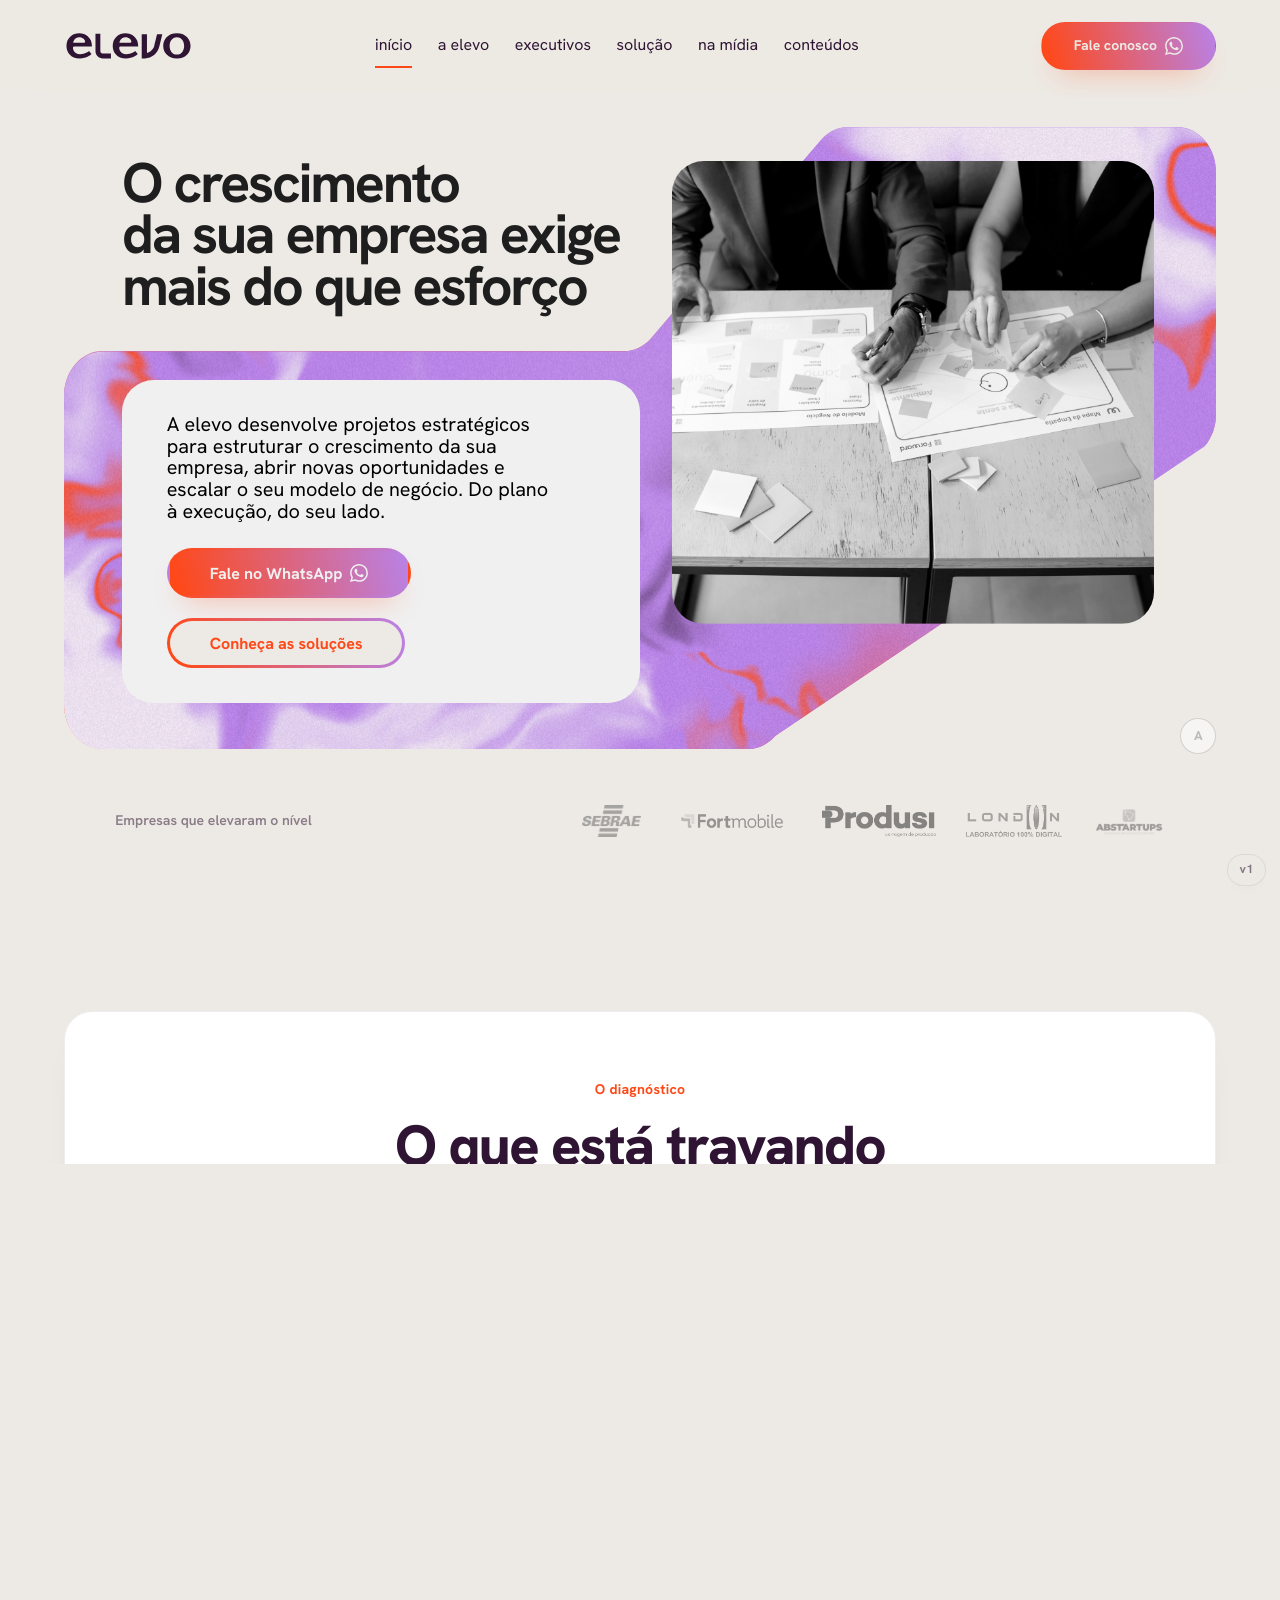
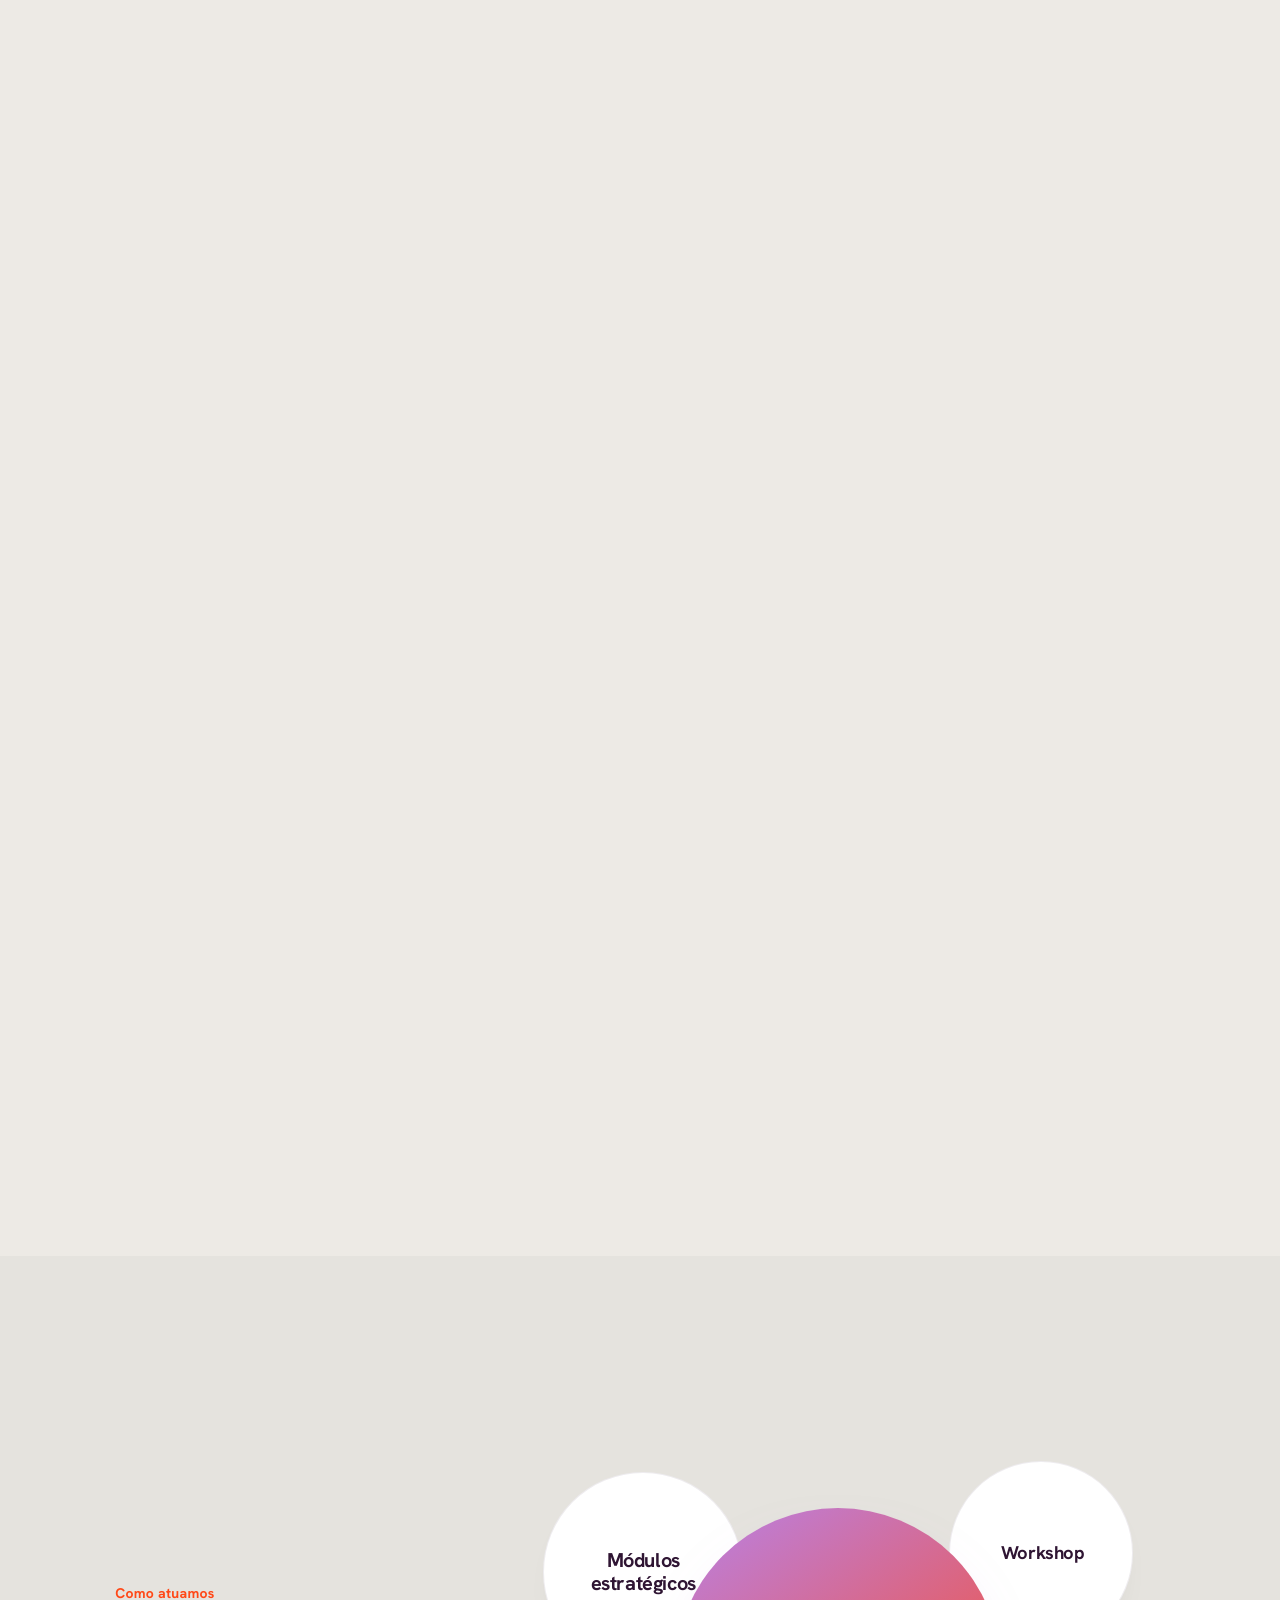
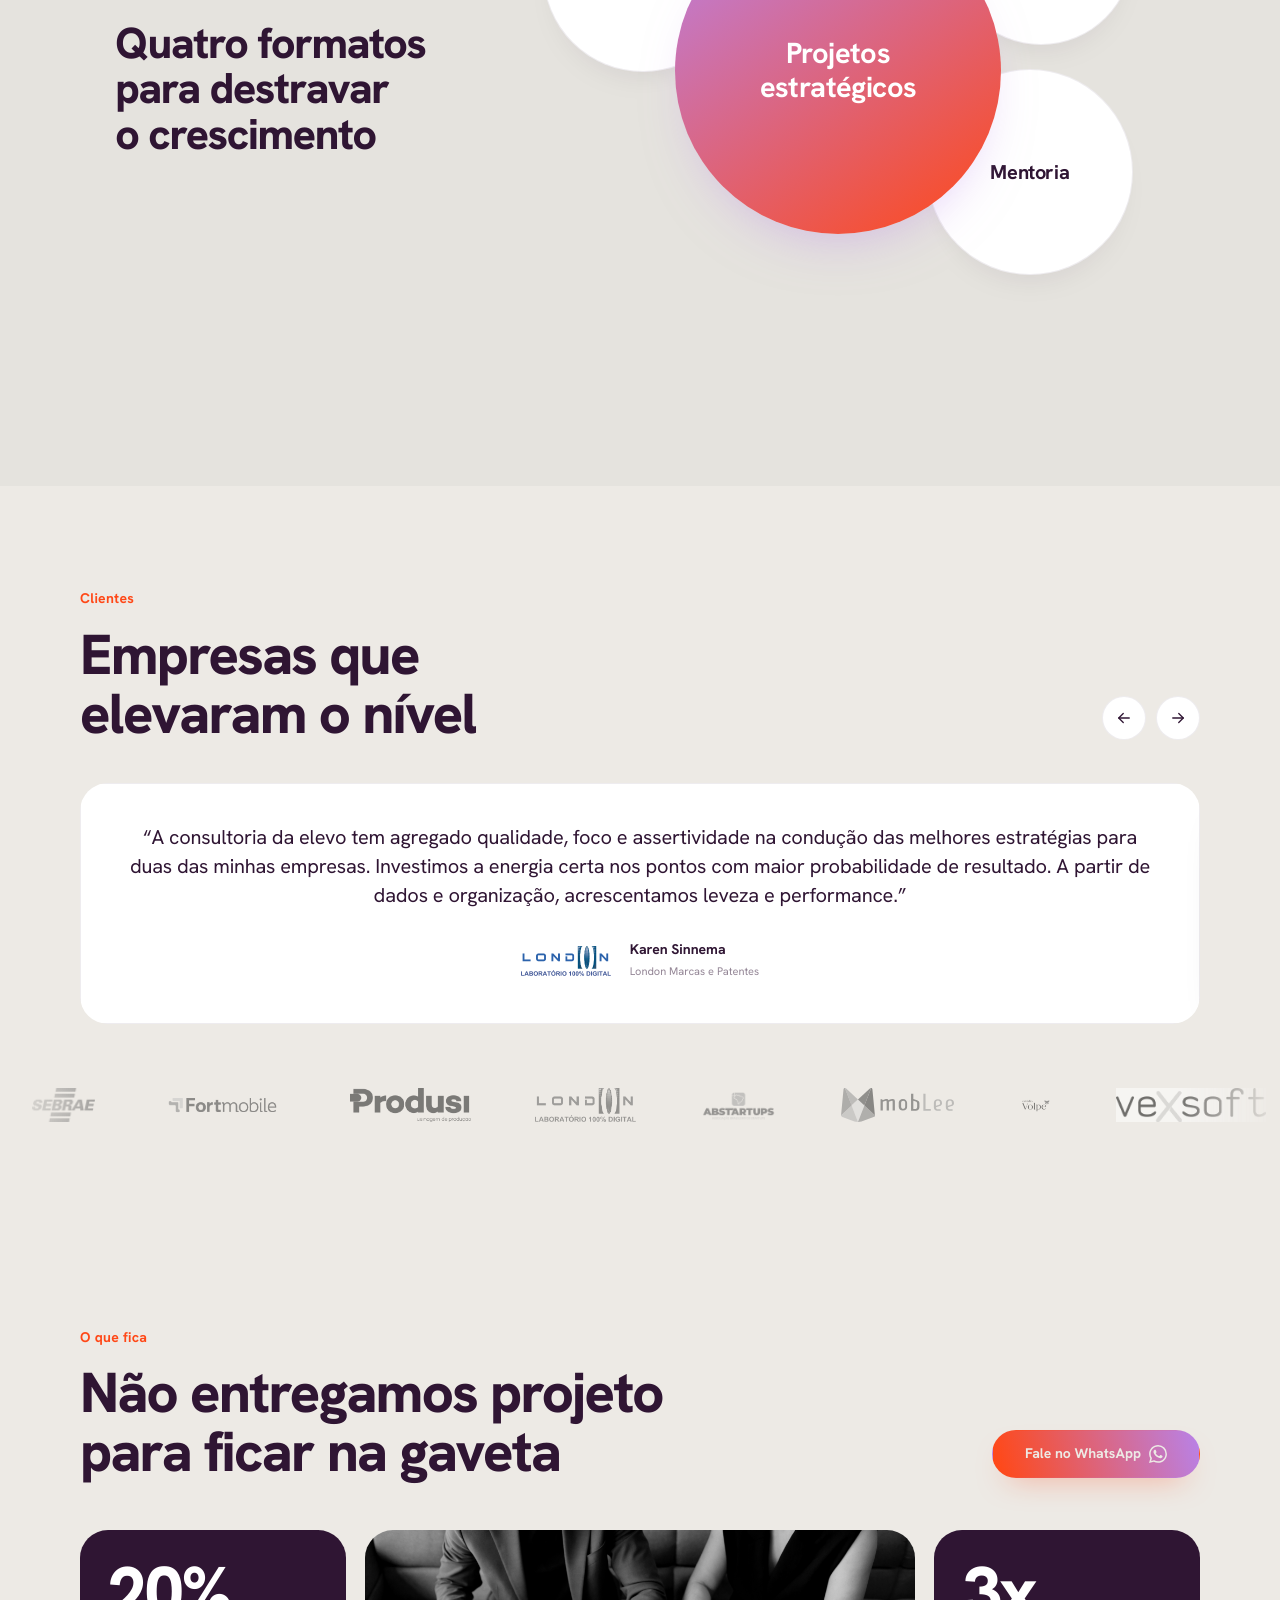
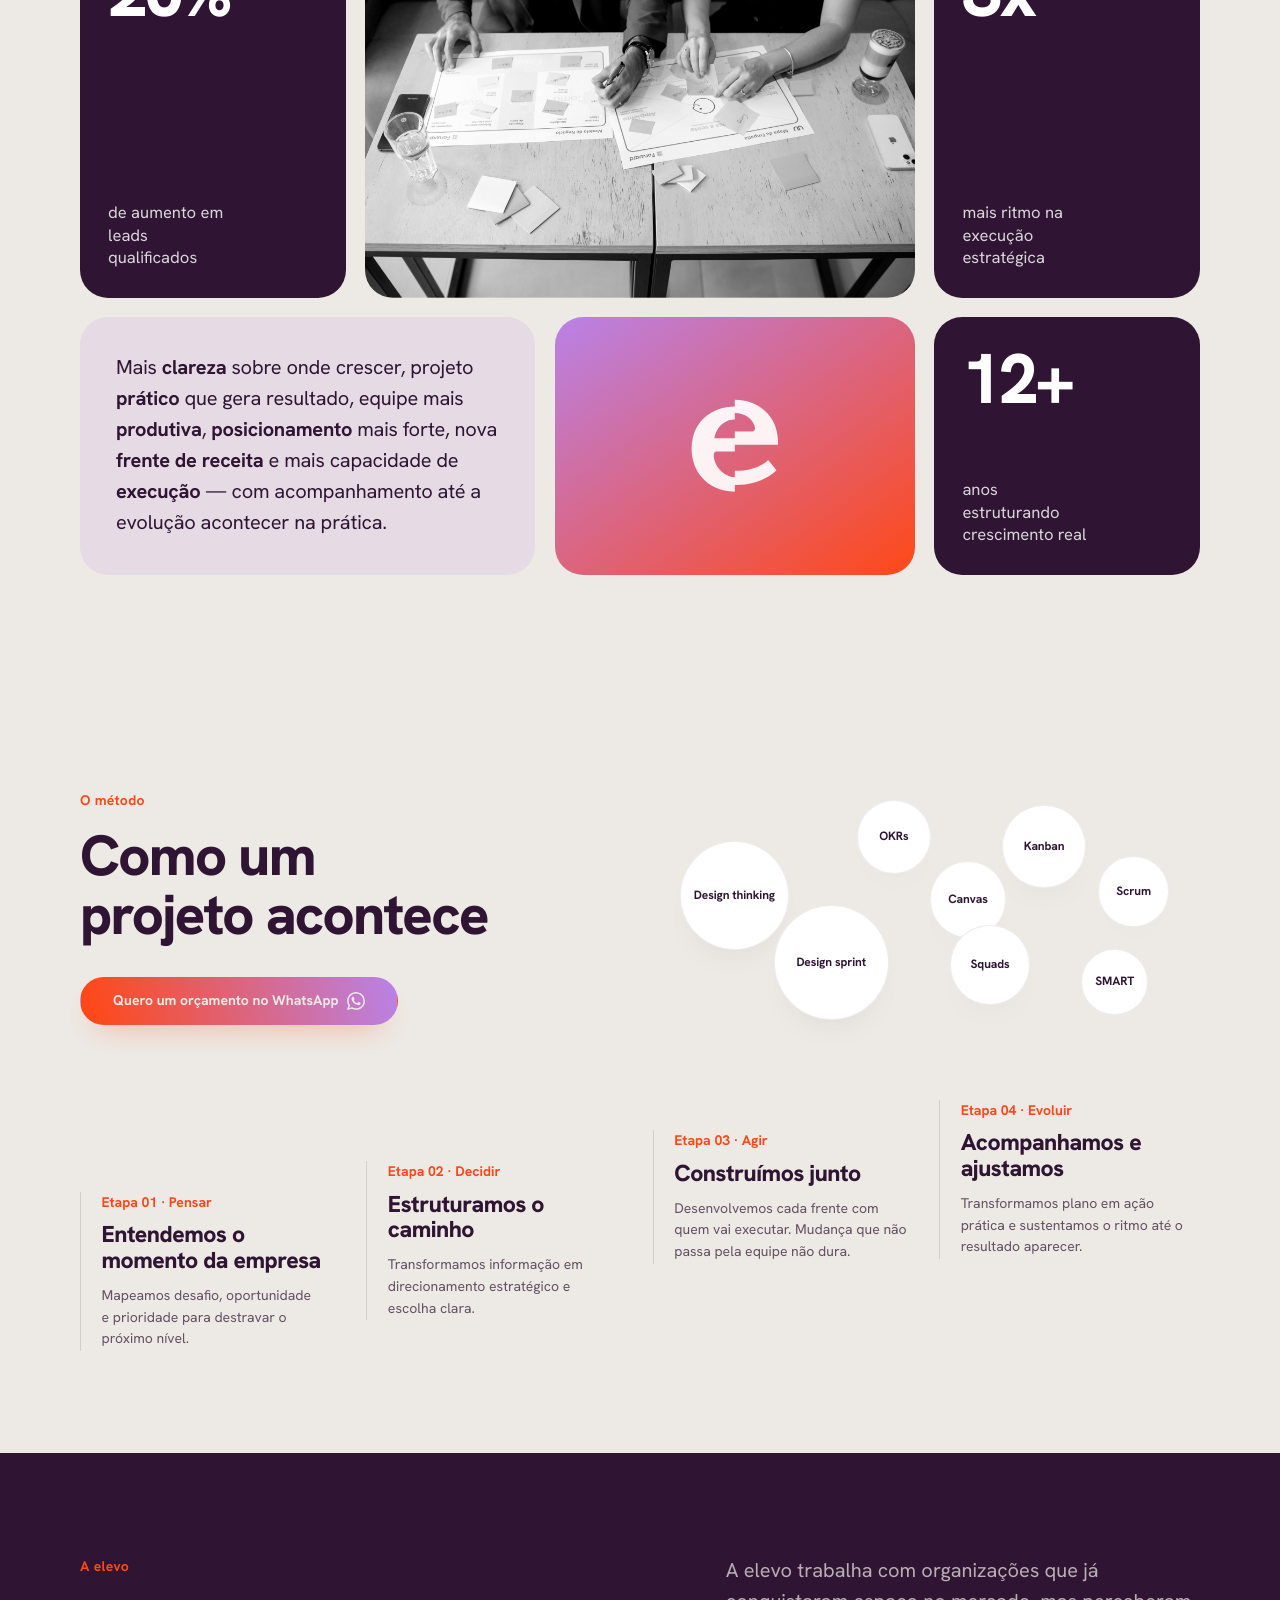
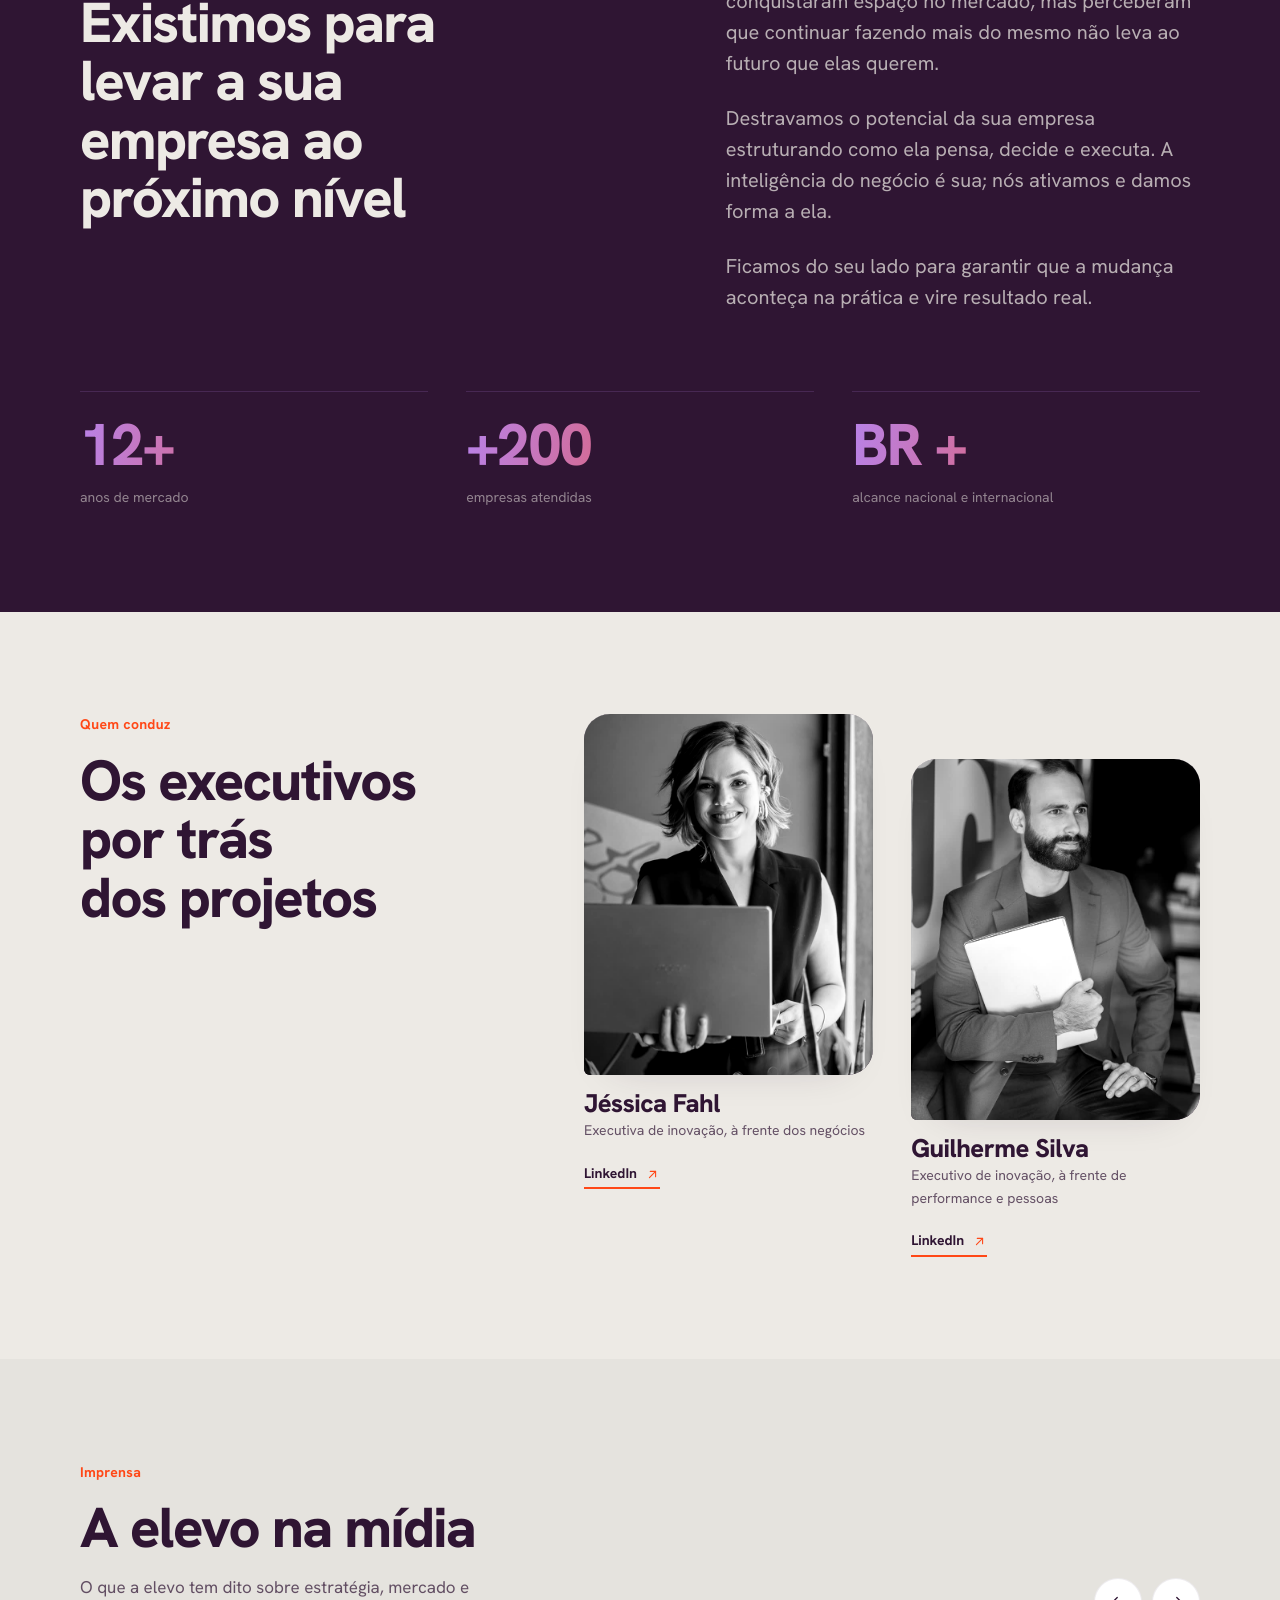
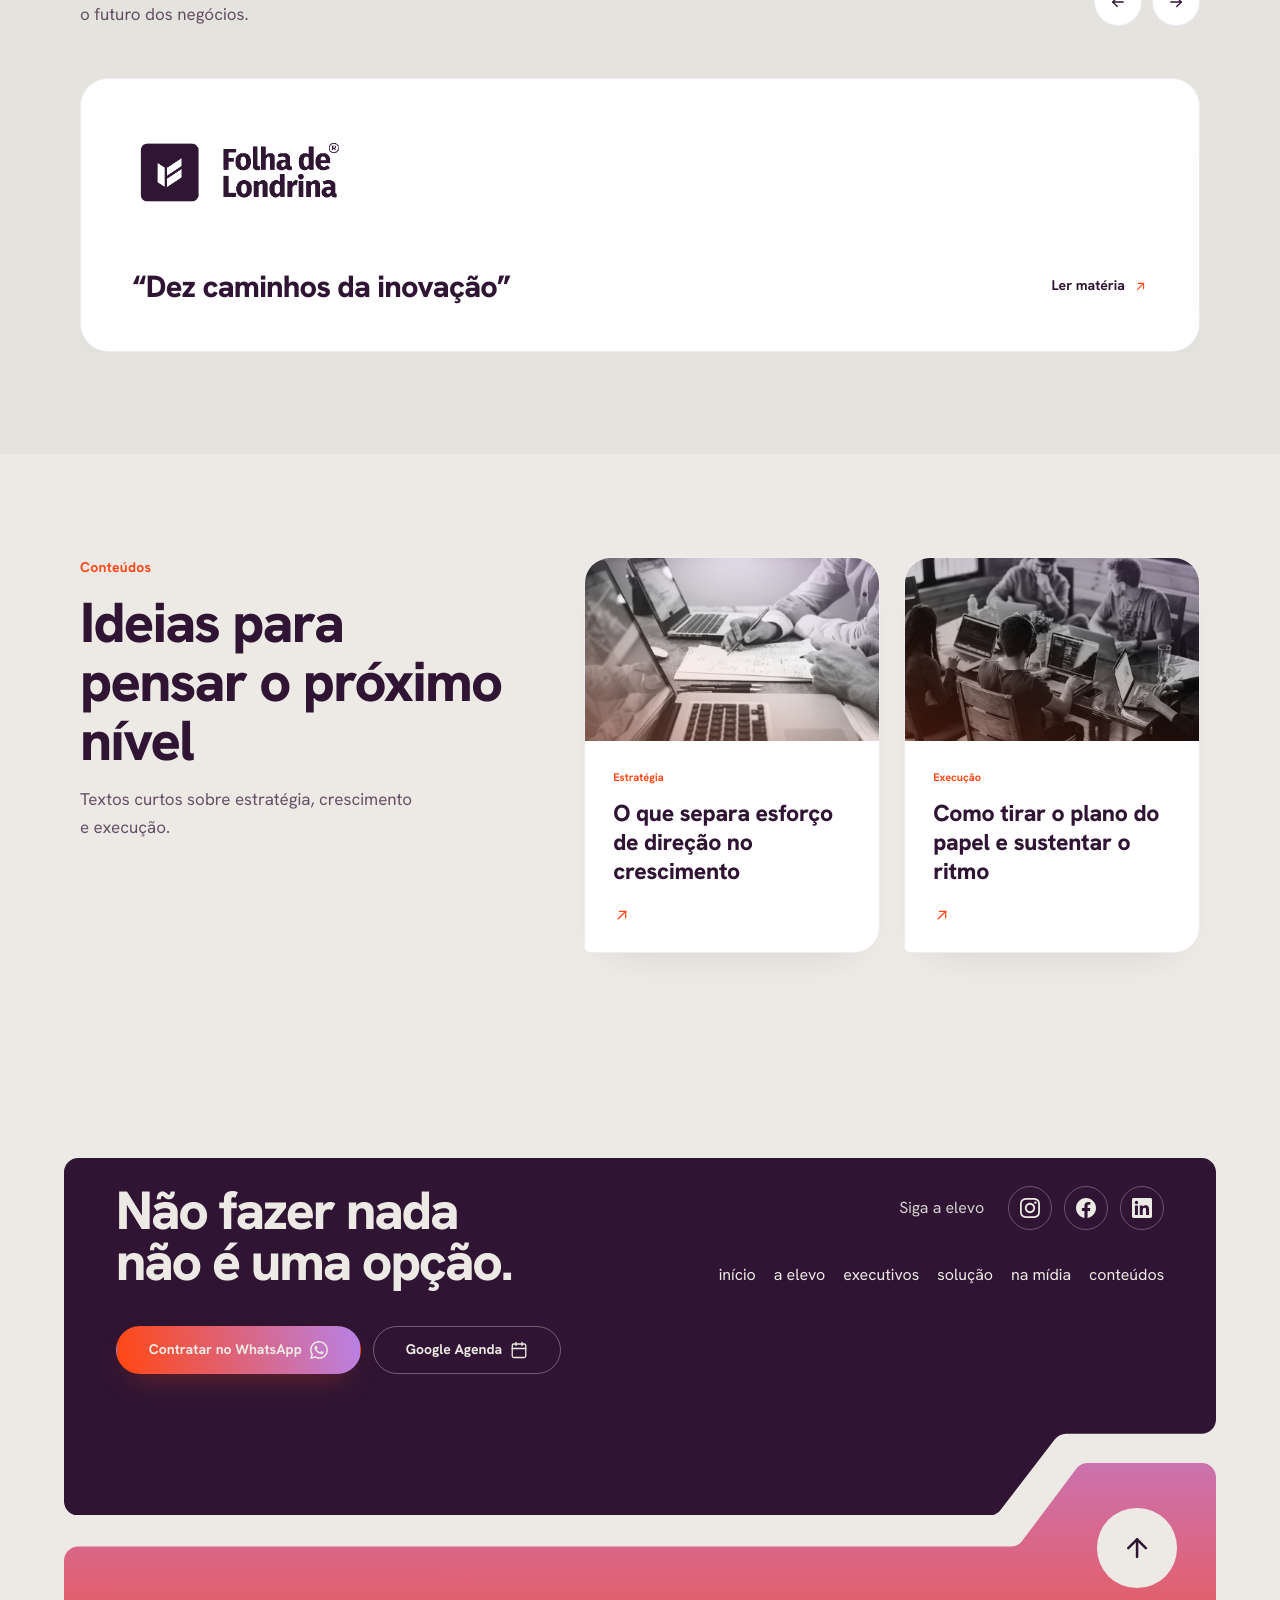
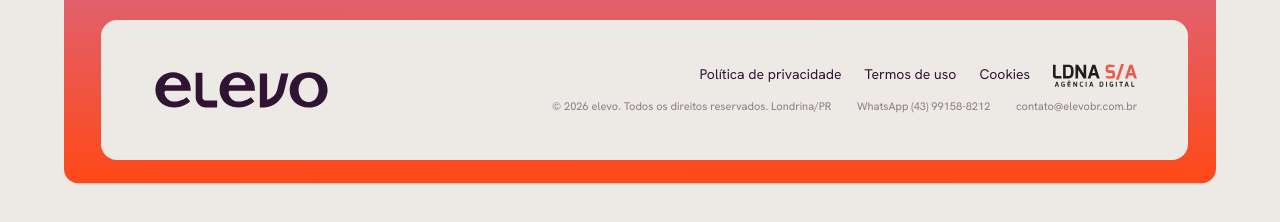
<file: index2.html>
<!doctype html>
<html lang="pt-BR" data-theme="light">
<head>
<meta charset="UTF-8">
<meta name="viewport" content="width=device-width, initial-scale=1">
<title>elevo - estúdio de inovação estratégica</title>
<meta name="description" content="A elevo desenvolve projetos estratégicos para estruturar o crescimento da sua empresa, abrir novas oportunidades e escalar o seu modelo de negócio.">
<link rel="icon" type="image/svg+xml" href="./img/brand/elevo-simbolo-roxo.svg">

<link rel="preconnect" href="https://fonts.googleapis.com">
<link rel="preconnect" href="https://fonts.gstatic.com" crossorigin>
<link href="https://fonts.googleapis.com/css2?family=Hanken+Grotesk:wght@400;600;700;800&display=swap" rel="stylesheet">

<meta property="og:title" content="elevo - estúdio de inovação estratégica">
<meta property="og:description" content="A elevo desenvolve projetos estratégicos para estruturar o crescimento da sua empresa, abrir novas oportunidades e escalar o seu modelo de negócio.">
<meta property="og:type" content="website">
<meta property="og:locale" content="pt_BR">

<link rel="stylesheet" href="./design_system/tokens.css">
<link rel="stylesheet" href="./css/main.css">
</head>
<body>
<a class="skip-link" href="#main">Pular para o conteúdo</a>

<svg aria-hidden="true" class="sr-only" style="position:absolute;width:0;height:0;overflow:hidden;">
  <symbol id="i-menu" viewBox="0 0 24 24"><path d="M4 7h16"/><path d="M4 12h16"/><path d="M4 17h16"/></symbol>
  <symbol id="i-x" viewBox="0 0 24 24"><path d="m6 6 12 12"/><path d="m18 6-12 12"/></symbol>
  <symbol id="i-arrow-right" viewBox="0 0 24 24"><path d="M5 12h14"/><path d="m13 6 6 6-6 6"/></symbol>
  <symbol id="i-arrow-left" viewBox="0 0 24 24"><path d="M19 12H5"/><path d="m11 6-6 6 6 6"/></symbol>
  <symbol id="i-calendar" viewBox="0 0 24 24"><rect x="3" y="4" width="18" height="18" rx="2"/><path d="M16 2v4"/><path d="M8 2v4"/><path d="M3 10h18"/></symbol>
  <symbol id="i-arrow-up" viewBox="0 0 24 24"><path d="M12 19V5"/><path d="m5 12 7-7 7 7"/></symbol>
  <symbol id="i-arrow-down" viewBox="0 0 24 24"><path d="M12 5v14"/><path d="m19 12-7 7-7-7"/></symbol>
  <symbol id="i-instagram" viewBox="0 0 24 24"><path d="M12 0C8.74 0 8.333.015 7.053.072 5.775.132 4.905.333 4.14.63c-.789.306-1.459.717-2.126 1.384S.935 3.35.63 4.14C.333 4.905.131 5.775.072 7.053.012 8.333 0 8.74 0 12s.015 3.667.072 4.947c.06 1.277.261 2.148.558 2.913.306.788.717 1.459 1.384 2.126.667.666 1.336 1.079 2.126 1.384.766.296 1.636.499 2.913.558C8.333 23.988 8.74 24 12 24s3.667-.015 4.947-.072c1.277-.06 2.148-.262 2.913-.558.788-.306 1.459-.718 2.126-1.384.666-.667 1.079-1.335 1.384-2.126.296-.765.499-1.636.558-2.913.06-1.28.072-1.687.072-4.947s-.015-3.667-.072-4.947c-.06-1.277-.262-2.149-.558-2.913-.306-.789-.718-1.459-1.384-2.126C21.319 1.347 20.651.935 19.86.63c-.765-.297-1.636-.499-2.913-.558C15.667.012 15.26 0 12 0zm0 2.16c3.203 0 3.585.016 4.85.071 1.17.055 1.805.249 2.227.415.562.217.96.477 1.382.896.419.42.679.819.896 1.381.164.422.36 1.057.413 2.227.057 1.266.07 1.646.07 4.85s-.015 3.585-.074 4.85c-.061 1.17-.256 1.805-.421 2.227-.224.562-.479.96-.899 1.382-.419.419-.824.679-1.38.896-.42.164-1.065.36-2.235.413-1.274.057-1.649.07-4.859.07-3.211 0-3.586-.015-4.859-.074-1.171-.061-1.816-.256-2.236-.421-.569-.224-.96-.479-1.379-.899-.421-.419-.69-.824-.9-1.38-.165-.42-.359-1.065-.42-2.235-.045-1.26-.061-1.649-.061-4.844 0-3.196.016-3.586.061-4.861.061-1.17.255-1.814.42-2.234.21-.57.479-.96.9-1.381.419-.419.81-.689 1.379-.898.42-.166 1.051-.361 2.221-.421 1.275-.045 1.65-.06 4.859-.06l.045.03zm0 3.678c-3.405 0-6.162 2.76-6.162 6.162 0 3.405 2.76 6.162 6.162 6.162 3.405 0 6.162-2.76 6.162-6.162 0-3.405-2.76-6.162-6.162-6.162zM12 16c-2.21 0-4-1.79-4-4s1.79-4 4-4 4 1.79 4 4-1.79 4-4 4zm7.846-10.405c0 .795-.646 1.44-1.44 1.44-.795 0-1.44-.646-1.44-1.44 0-.794.646-1.439 1.44-1.439.793-.001 1.44.645 1.44 1.439z"/></symbol>
  <symbol id="i-facebook" viewBox="0 0 24 24"><path d="M24 12.073c0-6.627-5.373-12-12-12s-12 5.373-12 12c0 5.99 4.388 10.954 10.125 11.854v-8.385H7.078v-3.47h3.047V9.43c0-3.007 1.792-4.669 4.533-4.669 1.312 0 2.686.235 2.686.235v2.953H15.83c-1.491 0-1.956.925-1.956 1.874v2.25h3.328l-.532 3.47h-2.796v8.385C19.612 23.027 24 18.062 24 12.073z"/></symbol>
  <symbol id="i-linkedin" viewBox="0 0 24 24"><path d="M20.447 20.452h-3.554v-5.569c0-1.328-.027-3.037-1.852-3.037-1.853 0-2.136 1.445-2.136 2.939v5.667H9.351V9h3.414v1.561h.046c.477-.9 1.637-1.85 3.37-1.85 3.601 0 4.267 2.37 4.267 5.455v6.286zM5.337 7.433c-1.144 0-2.063-.926-2.063-2.065 0-1.138.92-2.063 2.063-2.063 1.14 0 2.064.925 2.064 2.063 0 1.139-.925 2.065-2.064 2.065zm1.782 13.019H3.555V9h3.564v11.452zM22.225 0H1.771C.792 0 0 .774 0 1.729v20.542C0 23.227.792 24 1.771 24h20.451C23.2 24 24 23.227 24 22.271V1.729C24 .774 23.2 0 22.222 0h.003z"/></symbol>
  <symbol id="i-whatsapp" viewBox="0 0 24 24"><path d="M17.472 14.382c-.297-.149-1.758-.867-2.03-.967-.273-.099-.471-.148-.67.15-.197.297-.767.966-.94 1.164-.173.199-.347.223-.644.075-.297-.15-1.255-.463-2.39-1.475-.883-.788-1.48-1.761-1.653-2.059-.173-.297-.018-.458.13-.606.134-.133.298-.347.446-.52.149-.174.198-.298.298-.497.099-.198.05-.371-.025-.52-.075-.149-.669-1.612-.916-2.207-.242-.579-.487-.5-.669-.51-.173-.008-.371-.01-.57-.01-.198 0-.52.074-.792.372-.272.297-1.04 1.016-1.04 2.479 0 1.462 1.065 2.875 1.213 3.074.149.198 2.096 3.2 5.077 4.487.709.306 1.262.489 1.694.625.712.227 1.36.195 1.871.118.571-.085 1.758-.719 2.006-1.413.248-.694.248-1.289.173-1.413-.074-.124-.272-.198-.57-.347m-5.421 7.403h-.004a9.87 9.87 0 0 1-5.031-1.378l-.361-.214-3.741.982.998-3.648-.235-.374a9.86 9.86 0 0 1-1.51-5.26c.001-5.45 4.436-9.884 9.888-9.884 2.64 0 5.122 1.03 6.988 2.898a9.825 9.825 0 0 1 2.893 6.994c-.003 5.45-4.437 9.884-9.885 9.884m8.413-18.297A11.815 11.815 0 0 0 12.05 0C5.495 0 .16 5.335.157 11.892c0 2.096.547 4.142 1.588 5.945L.057 24l6.305-1.654a11.882 11.882 0 0 0 5.683 1.448h.005c6.554 0 11.89-5.335 11.893-11.893a11.821 11.821 0 0 0-3.48-8.413Z"/></symbol>
</svg>

<!-- objectBoundingBox clips for the animated shader, matching the exact gradient paths -->
<svg aria-hidden="true" width="0" height="0" style="position:absolute">
  <defs>
    <clipPath id="heroGradClip" clipPathUnits="objectBoundingBox">
      <path d="M0.99999 0.32272 V0.94622 C0.99999 0.97592 0.98507 1.00000 0.96665 1.00000 H0.40615 C0.39731 1.00000 0.38883 0.99433 0.38258 0.98425 L0.00976 0.38267 C0.00351 0.37258 0.00000 0.35890 0.00000 0.34464 V0.05378 C0.00000 0.02408 0.01493 0.00000 0.03333 0.00000 H0.31950 C0.32836 0.00000 0.33686 0.00568 0.34312 0.01579 C0.39903 0.10601 0.43429 0.16289 0.49021 0.25313 C0.49648 0.26325 0.50498 0.26893 0.51385 0.26893 C0.58036 0.26893 0.86806 0.26893 0.96668 0.26893 C0.98508 0.26893 1.00000 0.29302 1.00000 0.32272 H0.99999 Z"/>
    </clipPath>
    <linearGradient id="frenteCornerGrad" x1="0" y1="0" x2="126" y2="141" gradientUnits="userSpaceOnUse">
      <stop stop-color="#B882E8"/>
      <stop offset="1" stop-color="#FF4817"/>
    </linearGradient>
    <clipPath id="heroGradClipM" clipPathUnits="objectBoundingBox">
      <path d="M0.47365 0.12004 C0.48076 0.13140 0.49788 0.13884 0.51691 0.13884 H0.95335 C0.97912 0.13884 1.00000 0.15228 1.00000 0.16886 V0.96998 C1.00000 0.98656 0.97912 1.00000 0.95335 1.00000 H0.04665 C0.02088 1.00000 0.00000 0.98656 0.00000 0.96998 V0.03002 C0.00000 0.01344 0.02088 0.00000 0.04665 0.00000 H0.36694 C0.38597 0.00000 0.40309 0.00744 0.41020 0.01879 L0.47365 0.12004 Z"/>
    </clipPath>
    <clipPath id="heroAGradClip" clipPathUnits="objectBoundingBox">
      <path d="M0.00001 0.43241 V0.92794 C0.00001 0.96773 0.01494 1.00000 0.03334 1.00000 H0.59385 C0.60269 1.00000 0.61117 0.99241 0.61742 0.97890 L0.99024 0.51274 C0.99649 0.49923 1.00000 0.48089 1.00000 0.46178 V0.07206 C1.00000 0.03227 0.98507 0.00000 0.96667 0.00000 H0.68050 C0.67164 0.00000 0.66314 0.00762 0.65688 0.02115 C0.60097 0.14204 0.56571 0.21826 0.50979 0.33917 C0.50352 0.35273 0.49502 0.36034 0.48615 0.36034 C0.41964 0.36034 0.13194 0.36034 0.03332 0.36034 C0.01492 0.36034 0.00000 0.39262 0.00000 0.43241 H0.00001 Z"/>
    </clipPath>
    <clipPath id="heroAGradClipM" clipPathUnits="objectBoundingBox">
      <path d="M1.00000 0.97519 C1.00000 0.98889 0.97912 1.00000 0.95335 1.00000 H0.04665 C0.02088 1.00000 0.00000 0.98889 0.00000 0.97519 V0.21550 C0.00000 0.20180 0.02088 0.19070 0.04665 0.19070 H0.72308 C0.74251 0.19070 0.75991 0.18429 0.76675 0.17462 L0.87883 0.01608 C0.88567 0.00640 0.90306 0.00000 0.92250 0.00000 H0.95335 C0.97912 0.00000 1.00000 0.01111 1.00000 0.02481 V0.97519 Z"/>
    </clipPath>
  </defs>
</svg>

<header class="site-header">
  <div class="wrap">
    <a class="brand-logo" href="#top" aria-label="elevo - ir para o início">
      <img class="logo-wordmark" src="./img/brand/elevo-logo-roxo.svg" alt="elevo" width="112" height="26">
    </a>

    <nav class="main-nav" aria-label="Navegação principal">
      <a href="#top" class="active">início</a>
      <a href="#sobre">a elevo</a>
      <a href="#executivos">executivos</a>
      <a href="#solucao">solução</a>
      <a href="#midia">na mídia</a>
      <a href="#conteudos">conteúdos</a>
    </nav>

    <div class="header-actions">
      <a class="btn btn-primary" href="https://wa.me/5543991588212" target="_blank" rel="noopener noreferrer" aria-label="Falar com a elevo pelo WhatsApp">
        <span class="full">Fale conosco</span>
        <svg class="icon-fill"><use href="#i-whatsapp"/></svg>
      </a>
      <button class="nav-toggle" id="navToggle" type="button" aria-label="Abrir menu" aria-expanded="false" aria-controls="mobileNav">
        <svg><use href="#i-menu"/></svg>
      </button>
    </div>
  </div>
</header>

<nav class="mobile-nav" id="mobileNav" aria-label="Navegação mobile">
  <a href="#top">início</a>
  <a href="#sobre">a elevo</a>
  <a href="#executivos">executivos</a>
  <a href="#solucao">solução</a>
  <a href="#midia">na mídia</a>
  <a href="#conteudos">conteúdos</a>
  <a class="btn btn-primary" href="https://wa.me/5543991588212" target="_blank" rel="noopener noreferrer">
    Conversar no WhatsApp <svg class="icon-fill"><use href="#i-whatsapp"/></svg>
  </a>
</nav>

<main id="main">
  <section id="top" class="hero">
    <div class="wrap hero-wrap">
      <div class="hero-composer" id="heroComposer" data-variant="a">
        <!-- Opção A — hero desktop (Figma 11:58) + mobile (7:36) -->
        <div class="hero-variant hero-variant--a" data-hero-panel="a">
          <div class="hero-frame hero-frame--a">
            <div class="hero-a-desktop">
              <div class="hero-a-art" aria-hidden="true">
                <svg class="hero-a-gradient" preserveAspectRatio="none" viewBox="0 0 1291 609" fill="none" xmlns="http://www.w3.org/2000/svg">
                  <path d="M0.013916 263.338V565.113C0.013916 589.347 19.2839 609 43.0458 609H766.659C778.069 609 789.021 604.377 797.089 596.148L1278.4 312.258C1286.47 304.029 1291 292.86 1291 281.223V43.8872C1291 19.6531 1271.73 0 1247.97 0H878.523C867.085 0 856.119 4.63758 848.037 12.8806C775.85 86.502 730.337 132.92 658.136 206.556C650.04 214.813 639.074 219.45 627.623 219.45C541.753 219.45 170.339 219.45 43.0181 219.45C19.2562 219.45 0 239.103 0 263.338H0.013916Z" fill="url(#heroAGradDesk)"/>
                  <defs>
                    <linearGradient id="heroAGradDesk" x1="645.134" y1="36.1967" x2="645.515" y2="609" gradientUnits="userSpaceOnUse">
                      <stop stop-color="#B882E8"/>
                      <stop offset="1" stop-color="#FF4817"/>
                    </linearGradient>
                  </defs>
                </svg>
                <canvas id="heroShaderA" aria-hidden="true"></canvas>
              </div>
              <div class="hero-a-layout">
                <div class="hero-a-col hero-a-col--copy">
                  <h1 class="hero-headline hero-headline--a">
                    <span class="hero-headline-line">O crescimento</span>
                    <span class="hero-headline-line">da sua empresa exige mais do que esforço</span>
                  </h1>
                  <div class="hero-a-card">
                    <p class="hero-lead hero-lead--a">A elevo desenvolve projetos estratégicos para estruturar o crescimento da sua empresa, abrir novas oportunidades e escalar o seu modelo de negócio. Do plano à execução, do seu lado.</p>
                    <div class="hero-ctas hero-ctas--a">
                      <a class="btn btn-hero btn-hero-primary" href="https://wa.me/5543991588212" target="_blank" rel="noopener noreferrer">
                        Fale no WhatsApp <svg class="icon-fill"><use href="#i-whatsapp"/></svg>
                      </a>
                      <a class="btn btn-hero btn-hero-outline" href="#solucao">Conheça as soluções</a>
                    </div>
                  </div>
                </div>
                <div class="hero-a-portrait-wrap">
                  <img class="hero-a-portrait" src="./img/hero/hero-a-portrait.jpg" alt="" width="541" height="520" fetchpriority="high">
                </div>
              </div>
            </div>
            <div class="hero-a-mobile">
              <div class="hero-a-m-stage">
                <div class="hero-a-m-visual" aria-hidden="true">
                  <div class="hero-a-m-bg-wrap">
                    <svg class="hero-a-m-bg" preserveAspectRatio="none" viewBox="0 0 343 645" fill="none" xmlns="http://www.w3.org/2000/svg">
                      <path d="M343 629C343 637.837 335.837 645 327 645H16C7.16345 645 0 637.837 0 629V139C0 130.163 7.16344 123 16 123H248.018C254.682 123 260.649 118.869 262.994 112.63L301.439 10.3695C303.785 4.1312 309.751 0 316.416 0H327C335.837 0 343 7.16344 343 16V629Z" fill="url(#heroAGradMob)"/>
                      <defs>
                        <linearGradient id="heroAGradMob" x1="171.597" y1="31.6795" x2="170.5" y2="532.998" gradientUnits="userSpaceOnUse">
                          <stop stop-color="#B882E8"/>
                          <stop offset="1" stop-color="#FF4817"/>
                        </linearGradient>
                      </defs>
                    </svg>
                    <canvas id="heroShaderAM" aria-hidden="true"></canvas>
                  </div>
                </div>
                <div class="hero-a-m-portrait-wrap">
                  <img class="hero-a-m-portrait" src="./img/hero/hero-a-portrait.jpg" alt="Executivos em reunião estratégica" width="304" height="280" loading="eager">
                </div>
              </div>
              <h1 class="hero-headline hero-headline--am">
                <span class="hero-headline-line">O crescimento</span>
                <span class="hero-headline-line">da sua empresa exige</span>
                <span class="hero-headline-line">mais do que esforço</span>
              </h1>
              <div class="hero-a-m-copy">
                <p class="hero-lead hero-lead--am">A elevo desenvolve projetos estratégicos para estruturar o crescimento da sua empresa, abrir novas oportunidades e escalar o seu modelo de negócio. Do plano à execução, do seu lado.</p>
                <div class="hero-ctas hero-ctas--am">
                  <a class="btn btn-hero btn-hero-primary" href="https://wa.me/5543991588212" target="_blank" rel="noopener noreferrer">
                    Fale no WhatsApp <svg class="icon-fill"><use href="#i-whatsapp"/></svg>
                  </a>
                  <a class="btn btn-hero btn-hero-outline" href="#solucao">Conheça as soluções</a>
                </div>
              </div>
            </div>
          </div>
        </div>

        <!-- Opção B — hero shader + card copy -->
        <div class="hero-variant hero-variant--c" data-hero-panel="c" hidden>
          <div class="hero-stage">
            <div class="hero-bg hero-bg--desktop">
              <svg class="hero-shape" preserveAspectRatio="none" viewBox="0 0 1291 816" fill="none" xmlns="http://www.w3.org/2000/svg" aria-hidden="true">
                <path d="M311.33 816H43.032C19.2701 816 0 796.347 0 772.113V498.482C0 459.388 46.3592 439.805 73.4621 467.447L341.76 741.078C368.863 768.719 349.676 816 311.33 816Z" fill="#2F1533"/>
                <path d="M1290.99 263.338V772.113C1290.99 796.347 1271.72 816 1247.95 816H524.341C512.931 816 501.979 811.377 493.911 803.148L12.6018 312.258C4.53333 304.029 0 292.86 0 281.223V43.8872C0 19.6531 19.2701 0 43.0319 0H412.477C423.915 0 434.881 4.63758 442.963 12.8806C515.15 86.502 560.663 132.92 632.864 206.556C640.96 214.813 651.926 219.45 663.377 219.45C749.247 219.45 1120.66 219.45 1247.98 219.45C1271.74 219.45 1291 239.103 1291 263.338H1290.99Z" fill="url(#heroGradFillC)"/>
                <defs>
                  <linearGradient id="heroGradFillC" x1="645.866" y1="48.5" x2="645.182" y2="816" gradientUnits="userSpaceOnUse">
                    <stop stop-color="#B882E8"/>
                    <stop offset="1" stop-color="#FF4817"/>
                  </linearGradient>
                </defs>
              </svg>
              <canvas id="heroShader" aria-hidden="true"></canvas>
            </div>
            <div class="hero-c-m-stage">
              <div class="hero-bg hero-bg--mobile">
                <svg class="hero-shape" preserveAspectRatio="none" viewBox="0 0 343 533" fill="none" xmlns="http://www.w3.org/2000/svg" aria-hidden="true">
                  <path d="M162.461 63.9835C164.902 70.0363 170.774 74 177.3 74H327C335.837 74 343 81.1634 343 90V517C343 525.837 335.837 533 327 533H16C7.16345 533 0 525.837 0 517V16C0 7.16344 7.16344 0 16 0H125.861C132.387 0 138.259 3.96376 140.7 10.0165L162.461 63.9835Z" fill="url(#heroGradFillCM)"/>
                  <defs>
                    <linearGradient id="heroGradFillCM" x1="171.597" y1="31.6795" x2="170.5" y2="532.998" gradientUnits="userSpaceOnUse">
                      <stop stop-color="#B882E8"/>
                      <stop offset="1" stop-color="#FF4817"/>
                    </linearGradient>
                  </defs>
                </svg>
                <canvas id="heroShaderM" aria-hidden="true"></canvas>
              </div>
              <div class="hero-c-photo">
                <img src="./img/hero/hero-b-photo.jpg" alt="Equipe em reunião estratégica com business model canvas" width="527" height="705" loading="eager">
              </div>
            </div>
            <svg class="hero-darkblock-m" preserveAspectRatio="none" viewBox="0 0 126 141" fill="none" xmlns="http://www.w3.org/2000/svg" aria-hidden="true">
              <path d="M110.672 141H15.2971C6.85016 141 0 133.334 0 123.882V17.1517C0 1.90302 16.4798 -5.73513 26.1144 5.04651L121.489 111.777C131.124 122.558 124.303 141 110.672 141Z" fill="#2F1533"/>
            </svg>
            <img class="hero-symbol" src="./img/brand/elevo-simbolo-branco.svg" alt="" aria-hidden="true">
            <h1 class="hero-headline hero-headline--c">
              <span class="hero-headline-line">O crescimento</span>
              <span class="hero-headline-line">da sua empresa exige</span>
              <span class="hero-headline-line">mais do que esforço</span>
            </h1>
            <div class="hero-c-card">
              <p class="hero-lead hero-lead--c">A elevo desenvolve projetos estratégicos para estruturar o crescimento da sua empresa, abrir novas oportunidades e escalar o seu modelo de negócio. Do plano à execução, do seu lado.</p>
              <div class="hero-ctas hero-ctas--c">
                <a class="btn btn-hero btn-hero-primary" href="https://wa.me/5543991588212" target="_blank" rel="noopener noreferrer">
                  Fale no WhatsApp <svg class="icon-fill"><use href="#i-whatsapp"/></svg>
                </a>
                <a class="btn btn-hero btn-hero-outline" href="#solucao">Conheça as soluções</a>
              </div>
            </div>
          </div>
        </div>

        <button class="hero-ab-toggle" id="heroAbToggle" type="button" aria-pressed="false" aria-label="Hero opção A. Clique para alternar.">A</button>
      </div>

      <div class="hero-logos reveal">
        <p class="hero-logos-label">Empresas que elevaram o nível</p>
        <ul aria-label="Principais clientes da elevo">
          <li><img loading="lazy" src="./img/clientes/sebrae.png" alt="Sebrae" height="32"></li>
          <li><img loading="lazy" src="./img/clientes/fortmobile.png" alt="Fortmobile" height="32"></li>
          <li><img loading="lazy" src="./img/clientes/produsi.png" alt="Produsi Metalúrgica" height="32"></li>
          <li><img loading="lazy" src="./img/clientes/london.png" alt="London" height="32"></li>
          <li><img loading="lazy" src="./img/clientes/abstartups.png" alt="Abstartups" height="32"></li>
        </ul>
      </div>
    </div>
  </section>

  <!-- Seção 1 - Travando (o diagnóstico) -->
  <section id="diagnostico" class="travando">
    <div class="wrap">
      <div class="travando-panel reveal">
        <header class="travando-head">
          <p class="eyebrow">O diagnóstico</p>
          <h2>O que está travando o seu próximo nível?</h2>
          <p class="lead">A sua empresa tem potencial, mas o crescimento empacou. Iniciativa que não gera retorno e operação abaixo do ponto mostram uma coisa: evoluir sem direção custa caro.</p>
        </header>
        <div class="pain-cloud" role="list" aria-label="Sinais comuns de travamento">
          <div class="pain-cloud-row" role="presentation">
            <a class="pain-chip reveal" style="--i:0" href="#frente-pessoas" role="listitem">Equipe que não performa</a>
            <a class="pain-chip reveal" style="--i:1" href="#frente-negocio" role="listitem">Esforço sem resultado</a>
            <a class="pain-chip reveal" style="--i:2" href="#frente-mercado" role="listitem">Reação tardia ao mercado</a>
          </div>
          <div class="pain-cloud-row" role="presentation">
            <a class="pain-chip reveal" style="--i:3" href="#frente-pessoas" role="listitem">Rotinas desorganizadas</a>
            <a class="pain-chip reveal" style="--i:4" href="#frente-negocio" role="listitem">Modelo de negócio ultrapassado</a>
            <a class="pain-chip reveal" style="--i:5" href="#frente-pessoas" role="listitem">Liderança sem gestão</a>
            <a class="pain-chip reveal" style="--i:6" href="#frente-mercado" role="listitem">Perda de competitividade</a>
          </div>
        </div>
      </div>
    </div>
  </section>

  <!-- Seção 2 - Solução (três frentes) -->
  <section id="solucao" class="solucao">
    <div class="wrap">
      <header class="solucao-head reveal">
        <p class="eyebrow">Como destravamos</p>
        <h2>
          <span class="solucao-headline-line">Três frentes,</span>
          <span class="solucao-headline-line">um mesmo movimento</span>
        </h2>
      </header>

      <div class="frentes-list">
        <article class="frente-card reveal" id="frente-negocio" style="--i:0">
          <p class="frente-cat">negócios</p>
          <h3 class="frente-title">Transformar potencial<br>em resultado</h3>
          <div class="frente-copy">
            <p class="frente-body">Quando o modelo atual não sustenta mais o próximo nível, é hora de repensar como a sua empresa gera valor, cresce e se diferencia.</p>
            <p class="frente-result">Você implanta novas formas de crescer, vender e competir.</p>
            <button class="btn btn-ghost frente-cta" type="button" data-modal="modalNegocio">Descobrir <svg><use href="#i-arrow-right"/></svg></button>
          </div>
        </article>

        <article class="frente-card reveal" id="frente-mercado" style="--i:1">
          <p class="frente-cat">mercado</p>
          <h3 class="frente-title">Encontrar a oportunidade<br>antes do concorrente</h3>
          <div class="frente-copy">
            <p class="frente-body">Exploramos tendências, comportamentos e movimentos competitivos para achar onde estão as próximas frentes de expansão.</p>
            <p class="frente-result">Oportunidade vira venda e crescimento.</p>
            <button class="btn btn-ghost frente-cta" type="button" data-modal="modalMercado">Descobrir <svg><use href="#i-arrow-right"/></svg></button>
          </div>
        </article>

        <article class="frente-card reveal" id="frente-pessoas" style="--i:2">
          <p class="frente-cat">pessoas</p>
          <h3 class="frente-title">Desenvolver pessoas<br>para alta performance</h3>
          <div class="frente-copy">
            <p class="frente-body">Desenvolvemos liderança, estrutura e rotina para executar melhor e ter resultado consistente.</p>
            <p class="frente-result">Você gera mais resultado com o mesmo time.</p>
            <button class="btn btn-ghost frente-cta" type="button" data-modal="modalPessoas">Descobrir <svg><use href="#i-arrow-right"/></svg></button>
          </div>
        </article>
      </div>
    </div>
  </section>

  <!-- Seção 3 - Como atuamos -->
  <section id="atuamos" class="atuamos">
    <div class="atuamos-layout">
        <header class="atuamos-head reveal">
          <p class="eyebrow">Como atuamos</p>
          <h2>
            <span class="atuamos-headline-line">Quatro formatos</span>
            <span class="atuamos-headline-line">para destravar</span>
            <span class="atuamos-headline-line">o crescimento</span>
          </h2>
        </header>

        <div class="atuamos-stage reveal" aria-label="Formatos de atuação da elevo">
        <button class="servico-bolha servico-bolha--projetos" type="button" data-modal="modalProjetos">
          <span class="servico-bolha-label">Projetos estratégicos</span>
        </button>
        <button class="servico-bolha servico-bolha--modulos" type="button" data-modal="modalModulos">
          <span class="servico-bolha-label">Módulos estratégicos</span>
        </button>
        <button class="servico-bolha servico-bolha--workshop" type="button" data-modal="modalWorkshop">
          <span class="servico-bolha-label">Workshop</span>
        </button>
        <button class="servico-bolha servico-bolha--mentoria" type="button" data-modal="modalMentoria">
          <span class="servico-bolha-label">Mentoria</span>
        </button>
        </div>
    </div>
  </section>

  <!-- Seção 4 - Empresas / depoimentos -->
  <section id="empresas" class="empresas">
    <div class="wrap" data-depo-carousel>
      <div class="empresas-head reveal">
        <div class="empresas-head-copy">
          <p class="eyebrow">Clientes</p>
          <h2>Empresas que elevaram o nível</h2>
        </div>
        <div class="depo-nav-group" aria-label="Navegar depoimentos">
          <button class="depo-nav depo-nav--prev" type="button" aria-label="Depoimento anterior">
            <svg aria-hidden="true"><use href="#i-arrow-left"/></svg>
          </button>
          <button class="depo-nav depo-nav--next" type="button" aria-label="Próximo depoimento">
            <svg aria-hidden="true"><use href="#i-arrow-right"/></svg>
          </button>
        </div>
      </div>

      <div class="depo-carousel reveal">
        <div class="depo-carousel-viewport" aria-live="polite">
          <div class="depo-carousel-track">
            <figure class="depo-slide is-active">
              <blockquote>
                <p>&ldquo;A consultoria da elevo tem agregado qualidade, foco e assertividade na condução das melhores estratégias para duas das minhas empresas. Investimos a energia certa nos pontos com maior probabilidade de resultado. A partir de dados e organização, acrescentamos leveza e performance.&rdquo;</p>
              </blockquote>
              <figcaption>
                <img class="depo-logo" loading="lazy" src="./img/clientes/london.png" alt="" width="120" height="34">
                <div class="depo-meta">
                  <span class="name">Karen Sinnema</span>
                  <span class="role">London Marcas e Patentes</span>
                </div>
              </figcaption>
            </figure>

            <figure class="depo-slide">
              <blockquote>
                <p>&ldquo;Encerramos uma etapa importante de aperfeiçoamento das nossas práticas de gestão de pessoas. Reconhecemos a competência, a organização e a agilidade da elevo na condução de todas as entregas.&rdquo;</p>
              </blockquote>
              <figcaption>
                <img class="depo-logo" loading="lazy" src="./img/clientes/produsi.png" alt="" width="120" height="34">
                <div class="depo-meta">
                  <span class="name">Henrique Tristão</span>
                  <span class="role">Produsi Metalúrgica</span>
                </div>
              </figcaption>
            </figure>

            <figure class="depo-slide">
              <blockquote>
                <p>&ldquo;A gente tinha a cabeça voltada só para as redes sociais. A elevo trouxe uma visão mais ampla e estratégica para o negócio. Hoje entendemos que marketing vai além das redes: é definir quem é o nosso público, o que comunicar, onde ele está e como se relacionar com ele.&rdquo;</p>
              </blockquote>
              <figcaption>
                <img class="depo-logo" loading="lazy" src="./img/clientes/fortmobile.png" alt="" width="120" height="34">
                <div class="depo-meta">
                  <span class="name">Guilherme Bittencourt</span>
                  <span class="role">Fortmobile</span>
                </div>
              </figcaption>
            </figure>
          </div>
        </div>
      </div>
    </div>

    <div class="logo-marquee reveal" aria-label="Logos de clientes da elevo">
      <div class="logo-track">
        <ul class="logo-set">
          <li><img loading="lazy" src="./img/clientes/sebrae.png" alt="Sebrae" height="34"></li>
          <li><img loading="lazy" src="./img/clientes/fortmobile.png" alt="Fortmobile" height="34"></li>
          <li><img loading="lazy" src="./img/clientes/produsi.png" alt="Produsi Metalúrgica" height="34"></li>
          <li><img loading="lazy" src="./img/clientes/london.png" alt="London" height="34"></li>
          <li><img loading="lazy" src="./img/clientes/abstartups.png" alt="Abstartups" height="34"></li>
          <li><img loading="lazy" src="./img/clientes/moblee.svg" alt="Moblee" height="34"></li>
          <li><img loading="lazy" src="./img/clientes/volpe.png" alt="Volpe" height="34"></li>
          <li><img loading="lazy" src="./img/clientes/vexsoft.png" alt="Vexsoft" height="34"></li>
          <li><img loading="lazy" src="./img/clientes/fahl-center.png" alt="Fahl Center" height="34"></li>
          <li><img loading="lazy" src="./img/clientes/agnus.png" alt="Agnus Operador Logístico" height="34"></li>
          <li><img loading="lazy" src="./img/clientes/labor.png" alt="Labor Trabalho Temporário" height="34"></li>
          <li><img loading="lazy" src="./img/clientes/codie.png" alt="Codie" height="34"></li>
        </ul>
        <ul class="logo-set" aria-hidden="true">
          <li><img loading="lazy" src="./img/clientes/sebrae.png" alt="" height="34"></li>
          <li><img loading="lazy" src="./img/clientes/fortmobile.png" alt="" height="34"></li>
          <li><img loading="lazy" src="./img/clientes/produsi.png" alt="" height="34"></li>
          <li><img loading="lazy" src="./img/clientes/london.png" alt="" height="34"></li>
          <li><img loading="lazy" src="./img/clientes/abstartups.png" alt="" height="34"></li>
          <li><img loading="lazy" src="./img/clientes/moblee.svg" alt="" height="34"></li>
          <li><img loading="lazy" src="./img/clientes/volpe.png" alt="" height="34"></li>
          <li><img loading="lazy" src="./img/clientes/vexsoft.png" alt="" height="34"></li>
          <li><img loading="lazy" src="./img/clientes/fahl-center.png" alt="" height="34"></li>
          <li><img loading="lazy" src="./img/clientes/agnus.png" alt="" height="34"></li>
          <li><img loading="lazy" src="./img/clientes/labor.png" alt="" height="34"></li>
          <li><img loading="lazy" src="./img/clientes/codie.png" alt="" height="34"></li>
        </ul>
      </div>
    </div>
  </section>

  <!-- Seção 5 - Resultados (o que fica) -->
  <section id="resultados" class="resultados">
    <div class="wrap">
      <header class="resultados-head reveal">
        <div class="resultados-head-copy">
          <p class="eyebrow">O que fica</p>
          <h2>
            <span class="resultados-headline-line">Não entregamos projeto</span>
            <span class="resultados-headline-line">para ficar na gaveta</span>
          </h2>
        </div>
        <a class="btn btn-primary resultados-cta" href="https://wa.me/5543991588212" target="_blank" rel="noopener noreferrer">Fale no WhatsApp <svg class="icon-fill"><use href="#i-whatsapp"/></svg></a>
      </header>

      <div class="bento-grid reveal">
        <article class="bento-card bento-card--stat bento-card--dark" style="--i:0">
          <p class="bento-stat"><span class="bento-stat-num stat-ticker" data-count="20" data-suffix="%">20%</span></p>
          <p class="bento-stat-label">de aumento em leads qualificados</p>
        </article>

        <article class="bento-card bento-card--visual" style="--i:1">
          <img loading="lazy" src="./img/hero/hero-workshop.jpg" alt="Equipe em sessão estratégica com a elevo">
        </article>

        <article class="bento-card bento-card--stat bento-card--dark" style="--i:2">
          <p class="bento-stat"><span class="bento-stat-num stat-ticker" data-count="3" data-suffix="x">3x</span></p>
          <p class="bento-stat-label">mais ritmo na execução estratégica</p>
        </article>

        <article class="bento-card bento-card--copy" style="--i:3">
          <p>Mais <strong>clareza</strong> sobre onde crescer, projeto <strong>prático</strong> que gera resultado, equipe mais <strong>produtiva</strong>, <strong>posicionamento</strong> mais forte, nova <strong>frente de receita</strong> e mais capacidade de <strong>execução</strong> — com acompanhamento até a evolução acontecer na prática.</p>
        </article>

        <article class="bento-card bento-card--brand" style="--i:4" aria-hidden="true">
          <div class="bento-brand-field"></div>
          <img class="bento-brand-mark" src="./img/brand/elevo-simbolo-branco.svg" alt="" width="120" height="120">
        </article>

        <article class="bento-card bento-card--stat bento-card--dark" style="--i:5">
          <p class="bento-stat"><span class="bento-stat-num stat-ticker" data-count="12" data-suffix="+">12+</span></p>
          <p class="bento-stat-label">anos estruturando crescimento real</p>
        </article>
      </div>
    </div>
  </section>

  <!-- Seção 6 - Como um projeto acontece (o método) -->
  <section id="metodo" class="metodo">
    <div class="wrap">
      <div class="metodo-intro reveal">
        <header class="metodo-head">
          <p class="eyebrow">O método</p>
          <h2>
            <span class="metodo-headline-line">Como um</span>
            <span class="metodo-headline-line">projeto acontece</span>
          </h2>
          <a class="btn btn-primary" href="https://wa.me/5543991588212" target="_blank" rel="noopener noreferrer">Quero um orçamento no WhatsApp <svg class="icon-fill"><use href="#i-whatsapp"/></svg></a>
        </header>

        <div class="metodo-tools-stage" aria-label="Ferramentas utilizadas">
          <span class="tool-bolha tool-bolha--dt">Design thinking</span>
          <span class="tool-bolha tool-bolha--okrs">OKRs</span>
          <span class="tool-bolha tool-bolha--canvas">Canvas</span>
          <span class="tool-bolha tool-bolha--kanban">Kanban</span>
          <span class="tool-bolha tool-bolha--scrum">Scrum</span>
          <span class="tool-bolha tool-bolha--sprint">Design sprint</span>
          <span class="tool-bolha tool-bolha--squads">Squads</span>
          <span class="tool-bolha tool-bolha--smart">SMART</span>
        </div>
      </div>

      <ol class="etapas-escadinha reveal">
        <li class="etapa-step" style="--i:0">
          <p class="etapa-label">Etapa 01 · Pensar</p>
          <h3>Entendemos o momento da empresa</h3>
          <p>Mapeamos desafio, oportunidade e prioridade para destravar o próximo nível.</p>
        </li>
        <li class="etapa-step" style="--i:1">
          <p class="etapa-label">Etapa 02 · Decidir</p>
          <h3>Estruturamos o caminho</h3>
          <p>Transformamos informação em direcionamento estratégico e escolha clara.</p>
        </li>
        <li class="etapa-step" style="--i:2">
          <p class="etapa-label">Etapa 03 · Agir</p>
          <h3>Construímos junto</h3>
          <p>Desenvolvemos cada frente com quem vai executar. Mudança que não passa pela equipe não dura.</p>
        </li>
        <li class="etapa-step" style="--i:3">
          <p class="etapa-label">Etapa 04 · Evoluir</p>
          <h3>Acompanhamos e ajustamos</h3>
          <p>Transformamos plano em ação prática e sustentamos o ritmo até o resultado aparecer.</p>
        </li>
      </ol>
    </div>
  </section>

  <!-- Seção 7 - Sobre a elevo -->
  <section id="sobre" class="sobre" data-theme="dark">
    <div class="wrap">
      <div class="sobre-grid">
        <div class="reveal">
          <p class="eyebrow">A elevo</p>
          <h2>Existimos para levar a sua empresa ao próximo nível</h2>
        </div>
        <div class="sobre-body reveal">
          <p>A elevo trabalha com organizações que já conquistaram espaço no mercado, mas perceberam que continuar fazendo mais do mesmo não leva ao futuro que elas querem.</p>
          <p>Destravamos o potencial da sua empresa estruturando como ela pensa, decide e executa. A inteligência do negócio é sua; nós ativamos e damos forma a ela.</p>
          <p>Ficamos do seu lado para garantir que a mudança aconteça na prática e vire resultado real.</p>
        </div>
      </div>

      <ul class="numeros">
        <li class="reveal" style="--i:0">
          <span class="numero stat-ticker" data-count="12" data-suffix="+">12+</span>
          <span class="numero-label">anos de mercado</span>
        </li>
        <li class="reveal" style="--i:1">
          <span class="numero stat-ticker" data-count="200" data-prefix="+">+200</span>
          <span class="numero-label">empresas atendidas</span>
        </li>
        <li class="reveal" style="--i:2">
          <span class="numero">BR +</span>
          <span class="numero-label">alcance nacional e internacional</span>
        </li>
      </ul>
    </div>
  </section>

  <!-- Seção 8 - Executivos -->
  <section id="executivos" class="executivos">
    <div class="wrap">
      <div class="executivos-layout">
        <div class="executivos-head reveal">
          <p class="eyebrow">Quem conduz</p>
          <h2>Os executivos<br>por trás<br>dos projetos</h2>
        </div>

        <div class="executivos-grid">
        <figure class="exec-card reveal" style="--i:0">
          <div class="exec-photo">
            <img loading="lazy" src="./img/exec-jessica.jpg" alt="Retrato de Jéssica Fahl em preto e branco" width="720" height="982">
          </div>
          <figcaption>
            <h3>Jéssica Fahl</h3>
            <p>Executiva de inovação, à frente dos negócios</p>
            <a href="https://www.linkedin.com/in/jessicafahl/" target="_blank" rel="noopener noreferrer">LinkedIn <svg><use href="#i-arrow-right"/></svg></a>
          </figcaption>
        </figure>

        <figure class="exec-card reveal" style="--i:1">
          <div class="exec-photo">
            <img loading="lazy" src="./img/exec-guilherme.jpg" alt="Retrato de Guilherme Silva em preto e branco" width="720" height="982">
          </div>
          <figcaption>
            <h3>Guilherme Silva</h3>
            <p>Executivo de inovação, à frente de performance e pessoas</p>
            <a href="https://www.linkedin.com/in/guilherme-silva-9b361989/" target="_blank" rel="noopener noreferrer">LinkedIn <svg><use href="#i-arrow-right"/></svg></a>
          </figcaption>
        </figure>
        </div>
      </div>
    </div>
  </section>

  <!-- Seção 9 - Na mídia -->
  <section id="midia" class="midia">
    <div class="wrap" data-midia-carousel>
      <div class="midia-head reveal">
        <div class="midia-head-copy">
          <p class="eyebrow">Imprensa</p>
          <h2>A elevo na mídia</h2>
          <p class="lead">O que a elevo tem dito sobre estratégia, mercado e o futuro dos negócios.</p>
        </div>
        <div class="midia-nav-group" aria-label="Navegar matérias">
          <button class="midia-nav midia-nav--prev" type="button" aria-label="Matéria anterior">
            <svg aria-hidden="true"><use href="#i-arrow-left"/></svg>
          </button>
          <button class="midia-nav midia-nav--next" type="button" aria-label="Próxima matéria">
            <svg aria-hidden="true"><use href="#i-arrow-right"/></svg>
          </button>
        </div>
      </div>

      <div class="midia-carousel reveal">
        <div class="midia-carousel-viewport" aria-live="polite">
          <div class="midia-carousel-track">
            <!-- Matérias reais do clipping assets/midia/CLIPPING ASSESSORIA IMPRENSA.xlsx -->
            <a class="midia-slide is-active" href="https://www.folhadelondrina.com.br/" target="_blank" rel="noopener noreferrer">
              <div class="midia-slide-brand">
                <img loading="lazy" src="./img/midia/folha-de-londrina.png" alt="Folha de Londrina" width="280" height="88">
              </div>
              <h3>&ldquo;Dez caminhos da inovação&rdquo;</h3>
              <span class="midia-ler">Ler matéria <svg aria-hidden="true"><use href="#i-arrow-right"/></svg></span>
            </a>
            <a class="midia-slide" href="https://www.segs.com.br/" target="_blank" rel="noopener noreferrer" aria-hidden="true">
              <div class="midia-slide-brand">
                <img loading="lazy" src="./img/midia/segs.png" alt="SEGS" width="280" height="88">
              </div>
              <h3>&ldquo;Negócios competitivos dependem da inovação&rdquo;</h3>
              <span class="midia-ler">Ler matéria <svg aria-hidden="true"><use href="#i-arrow-right"/></svg></span>
            </a>
            <a class="midia-slide" href="https://overbr.com.br/artigos/visao-de-futuro-demanda-solucoes-voltadas-a-inovacao-estrategica" target="_blank" rel="noopener noreferrer" aria-hidden="true">
              <div class="midia-slide-brand">
                <img loading="lazy" src="./img/midia/overbr.png" alt="OverBR" width="280" height="88">
              </div>
              <h3>&ldquo;Visão de futuro demanda soluções voltadas à inovação estratégica&rdquo;</h3>
              <span class="midia-ler">Ler matéria <svg aria-hidden="true"><use href="#i-arrow-right"/></svg></span>
            </a>
            <a class="midia-slide" href="https://londrix.com.br/" target="_blank" rel="noopener noreferrer" aria-hidden="true">
              <div class="midia-slide-brand">
                <img loading="lazy" src="./assets/midia/Londrix-300x91-1.png" alt="Londrix" width="300" height="91">
              </div>
              <h3>&ldquo;Pistache em alta gera oportunidades de ouro para pequenos negócios&rdquo;</h3>
              <span class="midia-ler">Ler matéria <svg aria-hidden="true"><use href="#i-arrow-right"/></svg></span>
            </a>
            <a class="midia-slide" href="https://novovarejo.com.br/" target="_blank" rel="noopener noreferrer" aria-hidden="true">
              <div class="midia-slide-brand">
                <img loading="lazy" src="./assets/midia/novovarejo2022_logo.jpg" alt="Novo Varejo" width="280" height="88">
              </div>
              <h3>&ldquo;Alta do uso de apps para compras no supermercado possibilita ofertas personalizadas&rdquo;</h3>
              <span class="midia-ler">Ler matéria <svg aria-hidden="true"><use href="#i-arrow-right"/></svg></span>
            </a>
            <a class="midia-slide" href="https://assets.jornalempresasenegocios.com.br/uploads/2026/06/pagina_03_ed_5607.pdf" target="_blank" rel="noopener noreferrer" aria-hidden="true">
              <div class="midia-slide-brand">
                <img loading="lazy" src="./assets/midia/LOGO_Empresasenegocios.png" alt="Jornal Empresas e Negócios" width="280" height="88">
              </div>
              <h3>&ldquo;Pleno emprego: problemas e desafios a serem enfrentados&rdquo;</h3>
              <span class="midia-ler">Ler matéria <svg aria-hidden="true"><use href="#i-arrow-right"/></svg></span>
            </a>
            <a class="midia-slide" href="https://www.youtube.com/live/GG2ydqj8CQo" target="_blank" rel="noopener noreferrer" aria-hidden="true">
              <div class="midia-slide-brand">
                <img loading="lazy" src="./assets/midia/Logotipo_da_TV_Fronteira.png" alt="TV Fronteira" width="280" height="88">
              </div>
              <h3>&ldquo;Compras em apps: como a prática beneficia clientes e empreendedores&rdquo;</h3>
              <span class="midia-ler">Assistir matéria <svg aria-hidden="true"><use href="#i-arrow-right"/></svg></span>
            </a>
            <a class="midia-slide" href="https://taroba.com.br/vitrine-revista-londrina/entenda-a-polemica-da-nova-camisa-da-selecao-brasileira" target="_blank" rel="noopener noreferrer" aria-hidden="true">
              <div class="midia-slide-brand">
                <img loading="lazy" src="./assets/midia/taroba.png" alt="TV Tarobá" width="280" height="88">
              </div>
              <h3>&ldquo;Entenda a polêmica da nova camisa da seleção brasileira&rdquo;</h3>
              <span class="midia-ler">Ler matéria <svg aria-hidden="true"><use href="#i-arrow-right"/></svg></span>
            </a>
            <a class="midia-slide" href="https://www.showvip.com.br/" target="_blank" rel="noopener noreferrer" aria-hidden="true">
              <div class="midia-slide-brand">
                <img loading="lazy" src="./assets/midia/Logo-show-vip.png" alt="Show VIP" width="280" height="88">
              </div>
              <h3>&ldquo;Pistache: estratégias multicanais de marketing transformam tendências em consumo&rdquo;</h3>
              <span class="midia-ler">Ler matéria <svg aria-hidden="true"><use href="#i-arrow-right"/></svg></span>
            </a>
            <a class="midia-slide" href="https://samaisvarejo.com.br/" target="_blank" rel="noopener noreferrer" aria-hidden="true">
              <div class="midia-slide-brand">
                <img loading="lazy" src="./assets/midia/samaisvarejo.png" alt="Samais Varejo" width="280" height="88">
              </div>
              <h3>&ldquo;Geração Z e Baby Boomers lideram retração no consumo de bebidas alcoólicas fora do lar&rdquo;</h3>
              <span class="midia-ler">Ler matéria <svg aria-hidden="true"><use href="#i-arrow-right"/></svg></span>
            </a>
          </div>
        </div>
      </div>
    </div>
  </section>

  <!-- Seção 11 - Conteúdos (blog fora de escopo: empty state, sem posts inventados) -->
  <section id="conteudos" class="conteudos">
    <div class="wrap">
      <div class="conteudos-grid reveal">
        <div>
          <p class="eyebrow">Conteúdos</p>
          <h2>Ideias para pensar o próximo nível</h2>
          <p class="lead">Textos curtos sobre estratégia, crescimento e execução.</p>
        </div>
        <!-- Posts de exemplo: trocar por conteúdo real quando o blog for aprovado -->
        <div class="post-grid">
          <a class="post-card" href="#conteudos">
            <span class="post-cover">
              <img loading="lazy" src="./img/post-estrategia.jpg" alt="" width="800" height="500">
              <span class="photo-tint" aria-hidden="true"></span>
            </span>
            <span class="post-body">
              <span class="post-categoria">Estratégia</span>
              <h3>O que separa esforço de direção no crescimento</h3>
              <svg class="post-arrow"><use href="#i-arrow-right"/></svg>
            </span>
          </a>
          <a class="post-card" href="#conteudos">
            <span class="post-cover">
              <img loading="lazy" src="./img/post-execucao.jpg" alt="" width="800" height="500">
              <span class="photo-tint" aria-hidden="true"></span>
            </span>
            <span class="post-body">
              <span class="post-categoria">Execução</span>
              <h3>Como tirar o plano do papel e sustentar o ritmo</h3>
              <svg class="post-arrow"><use href="#i-arrow-right"/></svg>
            </span>
          </a>
        </div>
      </div>
    </div>
  </section>
</main>

<footer class="site-footer">
  <div class="wrap footer-shell">
    <div class="footer-panel">
      <svg class="footer-panel-shape footer-panel-shape--desktop" viewBox="0 0 1295 402" preserveAspectRatio="none" aria-hidden="true">
        <path d="M1295 294C1295 302.837 1287.84 310 1279 310H1126.56C1121.59 310 1116.91 312.309 1113.88 316.249L1052.77 395.751C1049.74 399.691 1045.05 402 1040.08 402H16C7.16341 402 0 394.837 0 386V16C0 7.16345 7.16344 0 16 0H1279C1287.84 0 1295 7.16344 1295 16V294Z" fill="#2F1533"/>
      </svg>
      <svg class="footer-panel-shape footer-panel-shape--mobile" viewBox="0 0 343 957" preserveAspectRatio="none" aria-hidden="true">
        <path d="M343 941C343 949.837 335.837 957 327 957H16C7.16345 957 0 949.837 0 941V16C0 7.16345 7.16344 0 16 0H327C335.837 0 343 7.16344 343 16V941Z" fill="#2F1533"/>
      </svg>

      <div class="footer-top">
        <div class="footer-cta reveal">
          <h2><span class="footer-cta-line">Não fazer nada</span><span class="footer-cta-line">não é uma opção.</span></h2>
          <div class="footer-cta-actions">
            <a class="btn btn-primary" href="https://wa.me/5543991588212" target="_blank" rel="noopener noreferrer">Contratar no WhatsApp <svg class="icon-fill"><use href="#i-whatsapp"/></svg></a>
            <!-- TODO: URL do Google Agenda a confirmar (ver CLAUDE.md) -->
            <a class="btn btn-secondary btn-on-dark" href="#" aria-disabled="true" data-agenda-pendente>Google Agenda <svg aria-hidden="true"><use href="#i-calendar"/></svg></a>
          </div>
        </div>
        <nav class="footer-nav reveal" aria-label="Navegação do rodapé">
          <div class="footer-nav-social">
            <p class="footer-label">Siga a elevo</p>
            <div class="social-row">
              <a class="social-link" href="#" aria-disabled="true" aria-label="Instagram da elevo"><svg class="icon-fill"><use href="#i-instagram"/></svg></a>
              <a class="social-link" href="#" aria-disabled="true" aria-label="Facebook da elevo"><svg class="icon-fill"><use href="#i-facebook"/></svg></a>
              <a class="social-link" href="#" aria-disabled="true" aria-label="LinkedIn da elevo"><svg class="icon-fill"><use href="#i-linkedin"/></svg></a>
            </div>
          </div>
          <div class="footer-nav-links">
            <a href="#top">início</a>
            <a href="#sobre">a elevo</a>
            <a href="#executivos">executivos</a>
            <a href="#solucao">solução</a>
            <a href="#midia">na mídia</a>
            <a href="#conteudos">conteúdos</a>
          </div>
        </nav>
      </div>
    </div>

    <div class="footer-band">
      <svg class="footer-shape footer-shape--desktop" viewBox="0 0 1295 360" preserveAspectRatio="none" aria-hidden="true">
        <path d="M1295 344C1295 352.837 1287.84 360 1279 360H16C7.16344 360 0 352.837 0 344V110C0 101.163 7.16344 94 16 94H1064.22C1069.25 94 1073.99 91.6293 1077.02 87.6009L1137.93 6.39907C1140.95 2.37072 1145.69 0 1150.73 0H1279C1287.84 0 1295 7.16344 1295 16V344Z" fill="url(#footerGradDesktop)"/>
        <defs>
          <linearGradient id="footerGradDesktop" x1="171.597" y1="-141.32" x2="170.5" y2="359.998" gradientUnits="userSpaceOnUse">
            <stop stop-color="#B882E8"/>
            <stop offset="1" stop-color="#FF4817"/>
          </linearGradient>
        </defs>
      </svg>
      <svg class="footer-shape footer-shape--mobile" viewBox="0 0 343 813" preserveAspectRatio="none" aria-hidden="true">
        <path d="M343 797C343 805.837 335.837 813 327 813H185.454C177.585 813 170.884 807.278 169.651 799.506L152.049 688.494C150.817 680.722 144.116 675 136.246 675H16C7.16345 675 0 667.837 0 659V16C0 7.16344 7.16344 0 16 0H327C335.837 0 343 7.16344 343 16V797Z" fill="url(#footerGradMobile)"/>
        <defs>
          <linearGradient id="footerGradMobile" x1="45.4501" y1="-200.781" x2="28.508" y2="812.717" gradientUnits="userSpaceOnUse">
            <stop stop-color="#B882E8"/>
            <stop offset="1" stop-color="#FF4817"/>
          </linearGradient>
        </defs>
      </svg>

      <a class="footer-top-btn" href="#top" aria-label="Voltar ao início">
        <svg><use href="#i-arrow-up"/></svg>
      </a>

      <div class="footer-legal">
        <img class="footer-logo" src="./img/brand/elevo-logo-roxo.svg" alt="elevo" width="196" height="46">
        <div class="footer-legal-right">
          <div class="footer-legal-links">
            <!-- TODO: páginas de políticas a criar -->
            <a href="#" aria-disabled="true">Política de privacidade</a>
            <a href="#" aria-disabled="true">Termos de uso</a>
            <a href="#" aria-disabled="true">Cookies</a>
            <a class="footer-agency" href="https://londrinasa.com.br" target="_blank" rel="noopener noreferrer" aria-label="LDNA S/A Agência Digital">
              <img src="./img/brand/logo-agency.svg" alt="LDNA S/A Agência Digital" width="84" height="23">
            </a>
          </div>
          <div class="footer-legal-meta">
            <p>© 2026 elevo. Todos os direitos reservados. Londrina/PR</p>
            <div class="footer-legal-contato">
              <a href="https://wa.me/5543991588212" target="_blank" rel="noopener noreferrer">WhatsApp (43) 99158-8212</a>
              <a href="mailto:contato@elevobr.com.br">contato@elevobr.com.br</a>
            </div>
          </div>
        </div>
      </div>
    </div>
  </div>
</footer>

<!-- Modais das frentes (conteúdo dos labs: base do planejamento, a confirmar com o cliente) -->
<dialog class="frente-modal" id="modalNegocio" aria-labelledby="modalNegocioTitle">
  <div class="modal-inner">
    <button class="modal-close" type="button" data-close aria-label="Fechar detalhe da frente"><svg><use href="#i-x"/></svg></button>
    <p class="eyebrow">Negócio</p>
    <h3 id="modalNegocioTitle">Transformar potencial em resultado</h3>
    <p class="modal-intro">Quando o modelo atual não sustenta mais o próximo nível, é hora de repensar como a sua empresa gera valor, cresce e se diferencia.</p>
    <h4>Sinais de que você precisa disso</h4>
    <ul class="modal-chips">
      <li>Esforço sem resultado</li>
      <li>Modelo de negócio ultrapassado</li>
    </ul>
    <h4>O que fazemos nessa frente</h4>
    <ul class="modal-labs">
      <li><strong>Negócio Lab</strong> diagnóstico e modelagem estratégica</li>
      <li><strong>Produto Lab</strong> oferta e valor</li>
      <li><strong>Posiciona Lab</strong> diferenciação e marca</li>
    </ul>
    <h4>O resultado</h4>
    <p class="frente-result">Você implanta novas formas de crescer, vender e competir.</p>
    <a class="btn btn-primary" href="https://wa.me/5543991588212" target="_blank" rel="noopener noreferrer">Conversar no WhatsApp <svg class="icon-fill"><use href="#i-whatsapp"/></svg></a>
  </div>
</dialog>

<dialog class="frente-modal" id="modalMercado" aria-labelledby="modalMercadoTitle">
  <div class="modal-inner">
    <button class="modal-close" type="button" data-close aria-label="Fechar detalhe da frente"><svg><use href="#i-x"/></svg></button>
    <p class="eyebrow">Mercado</p>
    <h3 id="modalMercadoTitle">Encontrar a oportunidade antes do concorrente</h3>
    <p class="modal-intro">Exploramos tendências, comportamentos e movimentos competitivos para achar onde estão as próximas frentes de expansão.</p>
    <h4>Sinais de que você precisa disso</h4>
    <ul class="modal-chips">
      <li>Reação tardia ao mercado</li>
      <li>Perda de competitividade</li>
    </ul>
    <h4>O que fazemos nessa frente</h4>
    <ul class="modal-labs">
      <li><strong>Persona Lab</strong> público e conexão</li>
      <li><strong>Tendências Lab</strong> cenário e inovação</li>
    </ul>
    <h4>O resultado</h4>
    <p class="frente-result">Oportunidade vira venda e crescimento.</p>
    <a class="btn btn-primary" href="https://wa.me/5543991588212" target="_blank" rel="noopener noreferrer">Conversar no WhatsApp <svg class="icon-fill"><use href="#i-whatsapp"/></svg></a>
  </div>
</dialog>

<dialog class="frente-modal" id="modalPessoas" aria-labelledby="modalPessoasTitle">
  <div class="modal-inner">
    <button class="modal-close" type="button" data-close aria-label="Fechar detalhe da frente"><svg><use href="#i-x"/></svg></button>
    <p class="eyebrow">Pessoas</p>
    <h3 id="modalPessoasTitle">Desenvolver pessoas para alta performance</h3>
    <p class="modal-intro">Desenvolvemos liderança, estrutura e rotina para executar melhor e ter resultado consistente.</p>
    <h4>Sinais de que você precisa disso</h4>
    <ul class="modal-chips">
      <li>Equipe que não performa</li>
      <li>Rotinas desorganizadas</li>
      <li>Liderança sem gestão</li>
    </ul>
    <h4>O que fazemos nessa frente</h4>
    <ul class="modal-labs">
      <li><strong>Liderança Lab</strong> gestão e pessoas</li>
      <li><strong>Cultura Lab</strong> comportamento e ambiente</li>
      <li><strong>Performa Lab</strong> eficiência e foco</li>
    </ul>
    <h4>O resultado</h4>
    <p class="frente-result">Você gera mais resultado com o mesmo time.</p>
    <a class="btn btn-primary" href="https://wa.me/5543991588212" target="_blank" rel="noopener noreferrer">Conversar no WhatsApp <svg class="icon-fill"><use href="#i-whatsapp"/></svg></a>
  </div>
</dialog>

<!-- Modais dos formatos de atuação -->
<dialog class="frente-modal" id="modalProjetos" aria-labelledby="modalProjetosTitle">
  <div class="modal-inner">
    <button class="modal-close" type="button" data-close aria-label="Fechar detalhe do formato"><svg><use href="#i-x"/></svg></button>
    <p class="eyebrow">Acelerar</p>
    <h3 id="modalProjetosTitle">Projetos estratégicos</h3>
    <p class="modal-intro">Construímos novas frentes a partir dos desafios reais do negócio, com direção, prioridade e execução do seu lado.</p>
    <h4>Quando faz sentido</h4>
    <ul class="modal-chips">
      <li>Crescimento travado</li>
      <li>Nova frente de receita</li>
      <li>Modelo que precisa evoluir</li>
    </ul>
    <h4>O que você leva</h4>
    <ul class="modal-labs">
      <li><strong>Direção</strong> prioridades e plano de execução</li>
      <li><strong>Estrutura</strong> ritmo, governança e entregas</li>
      <li><strong>Resultado</strong> frentes implantadas no negócio</li>
    </ul>
    <a class="btn btn-primary" href="https://wa.me/5543991588212" target="_blank" rel="noopener noreferrer">Conversar no WhatsApp <svg class="icon-fill"><use href="#i-whatsapp"/></svg></a>
  </div>
</dialog>

<dialog class="frente-modal" id="modalModulos" aria-labelledby="modalModulosTitle">
  <div class="modal-inner">
    <button class="modal-close" type="button" data-close aria-label="Fechar detalhe do formato"><svg><use href="#i-x"/></svg></button>
    <p class="eyebrow">Descobrir</p>
    <h3 id="modalModulosTitle">Módulos estratégicos</h3>
    <p class="modal-intro">Revelamos caminhos, riscos e oportunidades antes de avançar, para decidir com mais clareza e menos desperdício.</p>
    <h4>Quando faz sentido</h4>
    <ul class="modal-chips">
      <li>Decisão estratégica em aberto</li>
      <li>Mercado em mudança</li>
      <li>Prioridade ainda difusa</li>
    </ul>
    <h4>O que você leva</h4>
    <ul class="modal-labs">
      <li><strong>Diagnóstico</strong> leitura objetiva do momento</li>
      <li><strong>Cenários</strong> caminhos e trade-offs mapeados</li>
      <li><strong>Decisão</strong> próximo passo com critério</li>
    </ul>
    <a class="btn btn-primary" href="https://wa.me/5543991588212" target="_blank" rel="noopener noreferrer">Conversar no WhatsApp <svg class="icon-fill"><use href="#i-whatsapp"/></svg></a>
  </div>
</dialog>

<dialog class="frente-modal" id="modalWorkshop" aria-labelledby="modalWorkshopTitle">
  <div class="modal-inner">
    <button class="modal-close" type="button" data-close aria-label="Fechar detalhe do formato"><svg><use href="#i-x"/></svg></button>
    <p class="eyebrow">Despertar</p>
    <h3 id="modalWorkshopTitle">Workshop</h3>
    <p class="modal-intro">Ativamos novas formas de pensar e agir no time com dinâmicas práticas, alinhamento e energia para sair da sala e executar.</p>
    <h4>Quando faz sentido</h4>
    <ul class="modal-chips">
      <li>Time desalinhado</li>
      <li>Tema urgente para destravar</li>
      <li>Capacitação em formato intensivo</li>
    </ul>
    <h4>O que você leva</h4>
    <ul class="modal-labs">
      <li><strong>Clareza</strong> entendimento compartilhado do desafio</li>
      <li><strong>Método</strong> ferramentas aplicáveis no dia a dia</li>
      <li><strong>Movimento</strong> compromissos e primeiros passos</li>
    </ul>
    <a class="btn btn-primary" href="https://wa.me/5543991588212" target="_blank" rel="noopener noreferrer">Conversar no WhatsApp <svg class="icon-fill"><use href="#i-whatsapp"/></svg></a>
  </div>
</dialog>

<dialog class="frente-modal" id="modalMentoria" aria-labelledby="modalMentoriaTitle">
  <div class="modal-inner">
    <button class="modal-close" type="button" data-close aria-label="Fechar detalhe do formato"><svg><use href="#i-x"/></svg></button>
    <p class="eyebrow">Elevar</p>
    <h3 id="modalMentoriaTitle">Mentoria</h3>
    <p class="modal-intro">Mantemos o negócio em movimento com foco, ritmo e direção, acompanhando decisões e execução ao longo do tempo.</p>
    <h4>Quando faz sentido</h4>
    <ul class="modal-chips">
      <li>Plano já definido</li>
      <li>Liderança precisa de suporte contínuo</li>
      <li>Execução que não pode perder ritmo</li>
    </ul>
    <h4>O que você leva</h4>
    <ul class="modal-labs">
      <li><strong>Ritmo</strong> cadência e prioridades sustentadas</li>
      <li><strong>Apoio</strong> decisões com quem já trilhou o caminho</li>
      <li><strong>Consistência</strong> evolução que não depende de impulso</li>
    </ul>
    <a class="btn btn-primary" href="https://wa.me/5543991588212" target="_blank" rel="noopener noreferrer">Conversar no WhatsApp <svg class="icon-fill"><use href="#i-whatsapp"/></svg></a>
  </div>
</dialog>

<!-- atalho discreto p/ voltar à v1 no mesmo deploy -->
<a class="ver-switch" href="./index.html" title="Abrir versão 1 (principal)">v1</a>

<script src="./js/main.js"></script>
</body>
</html>
</file>
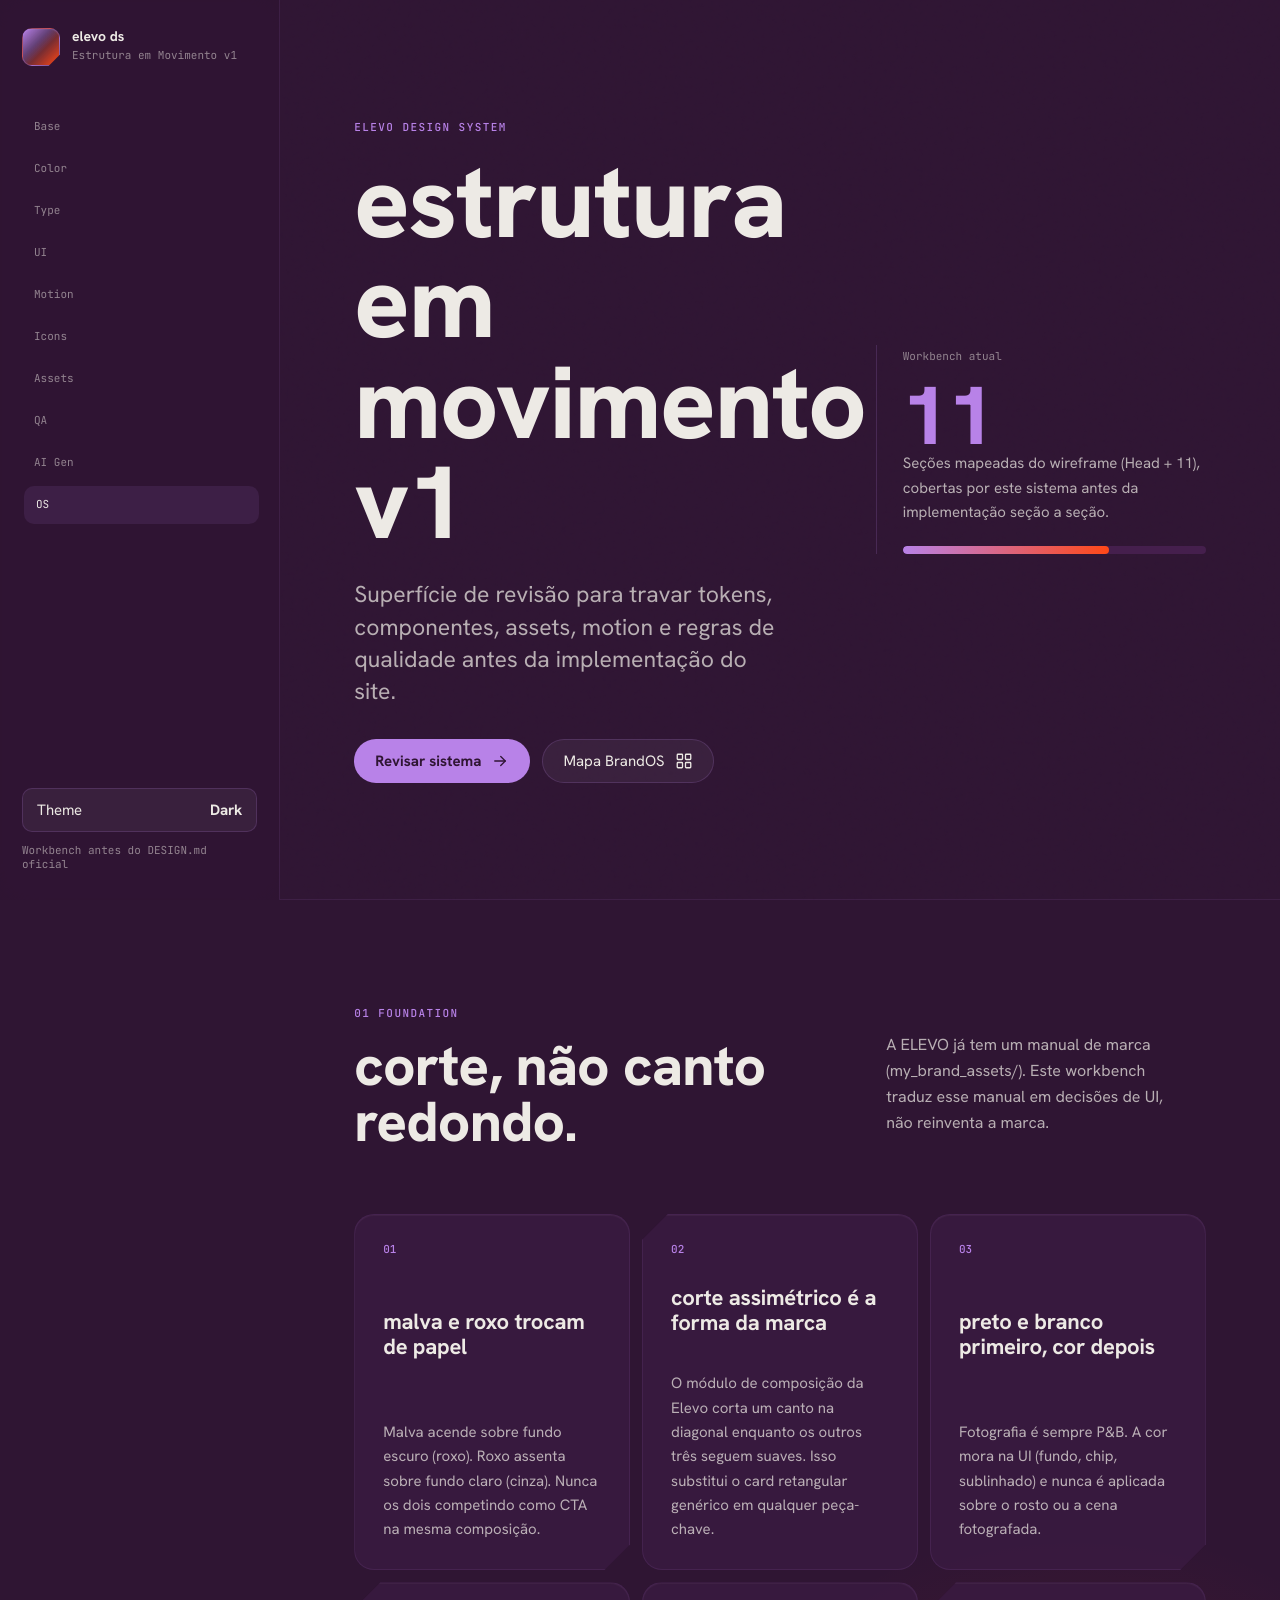
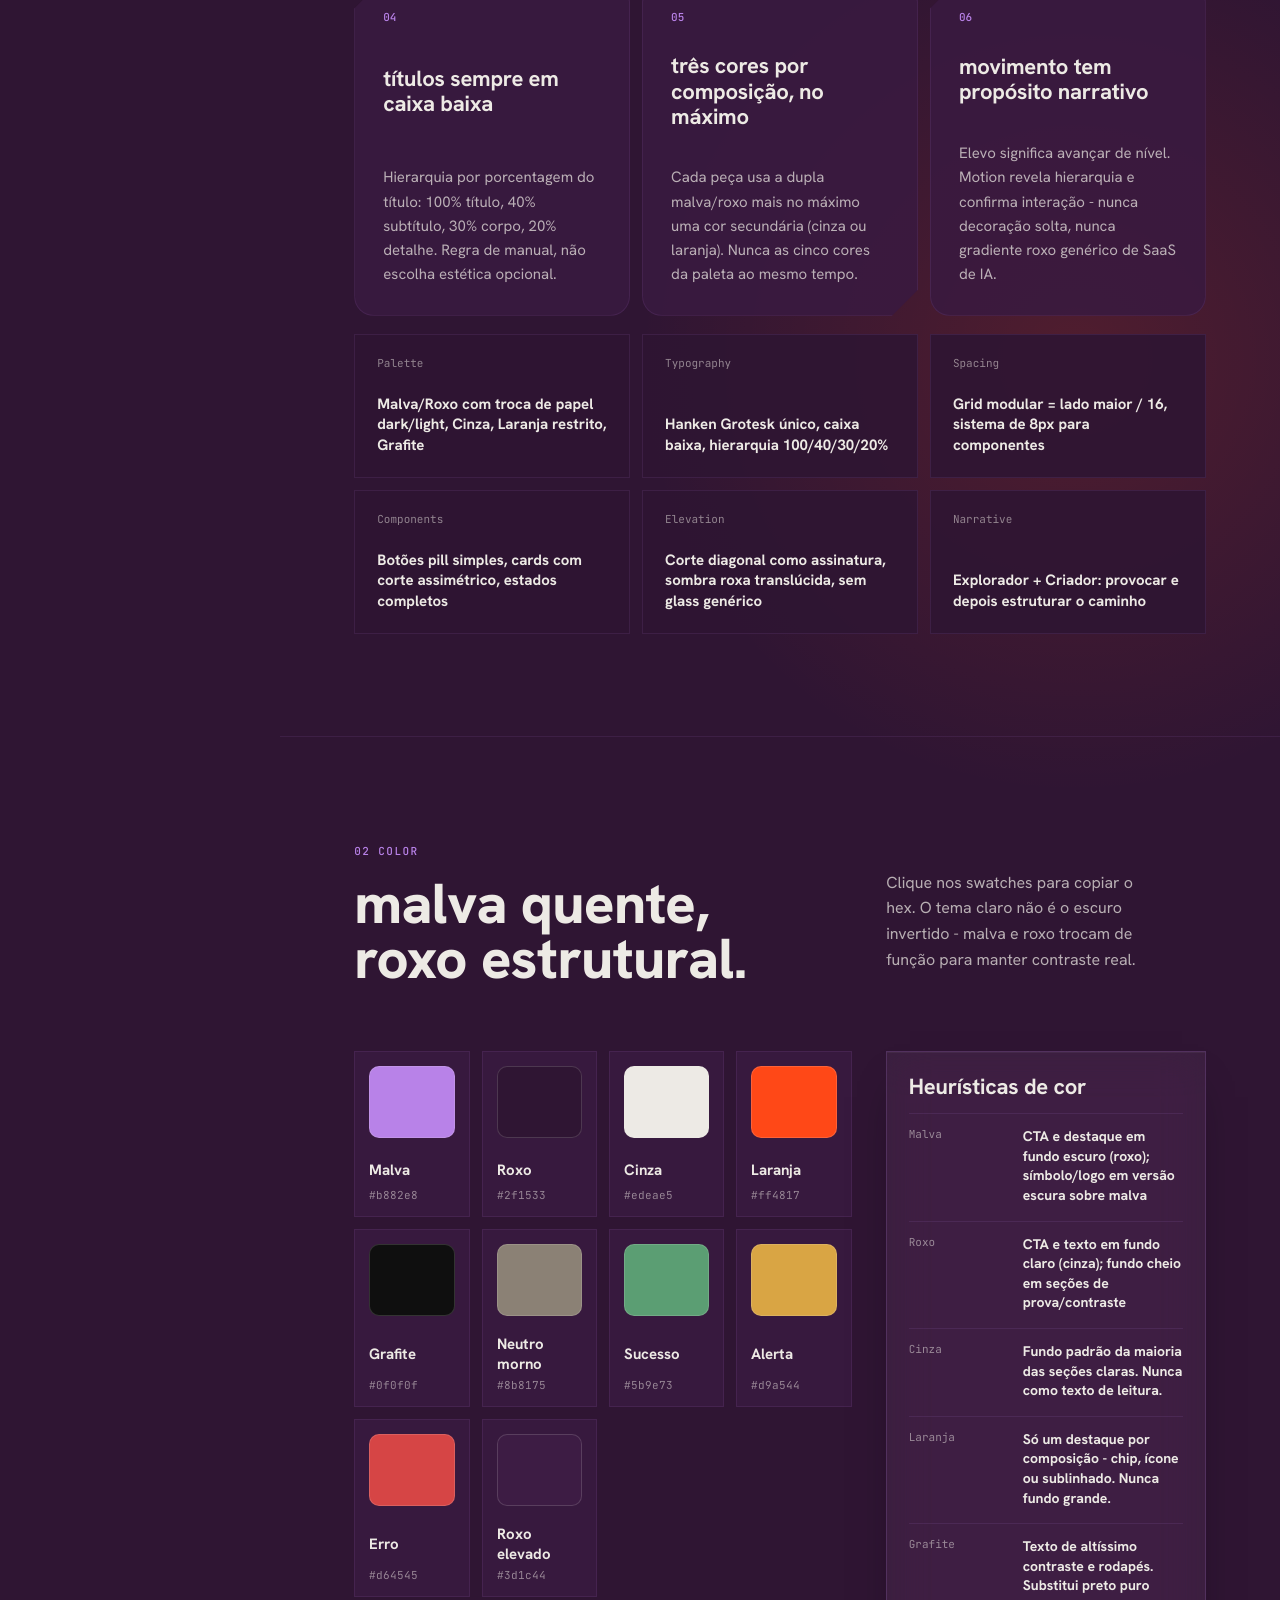
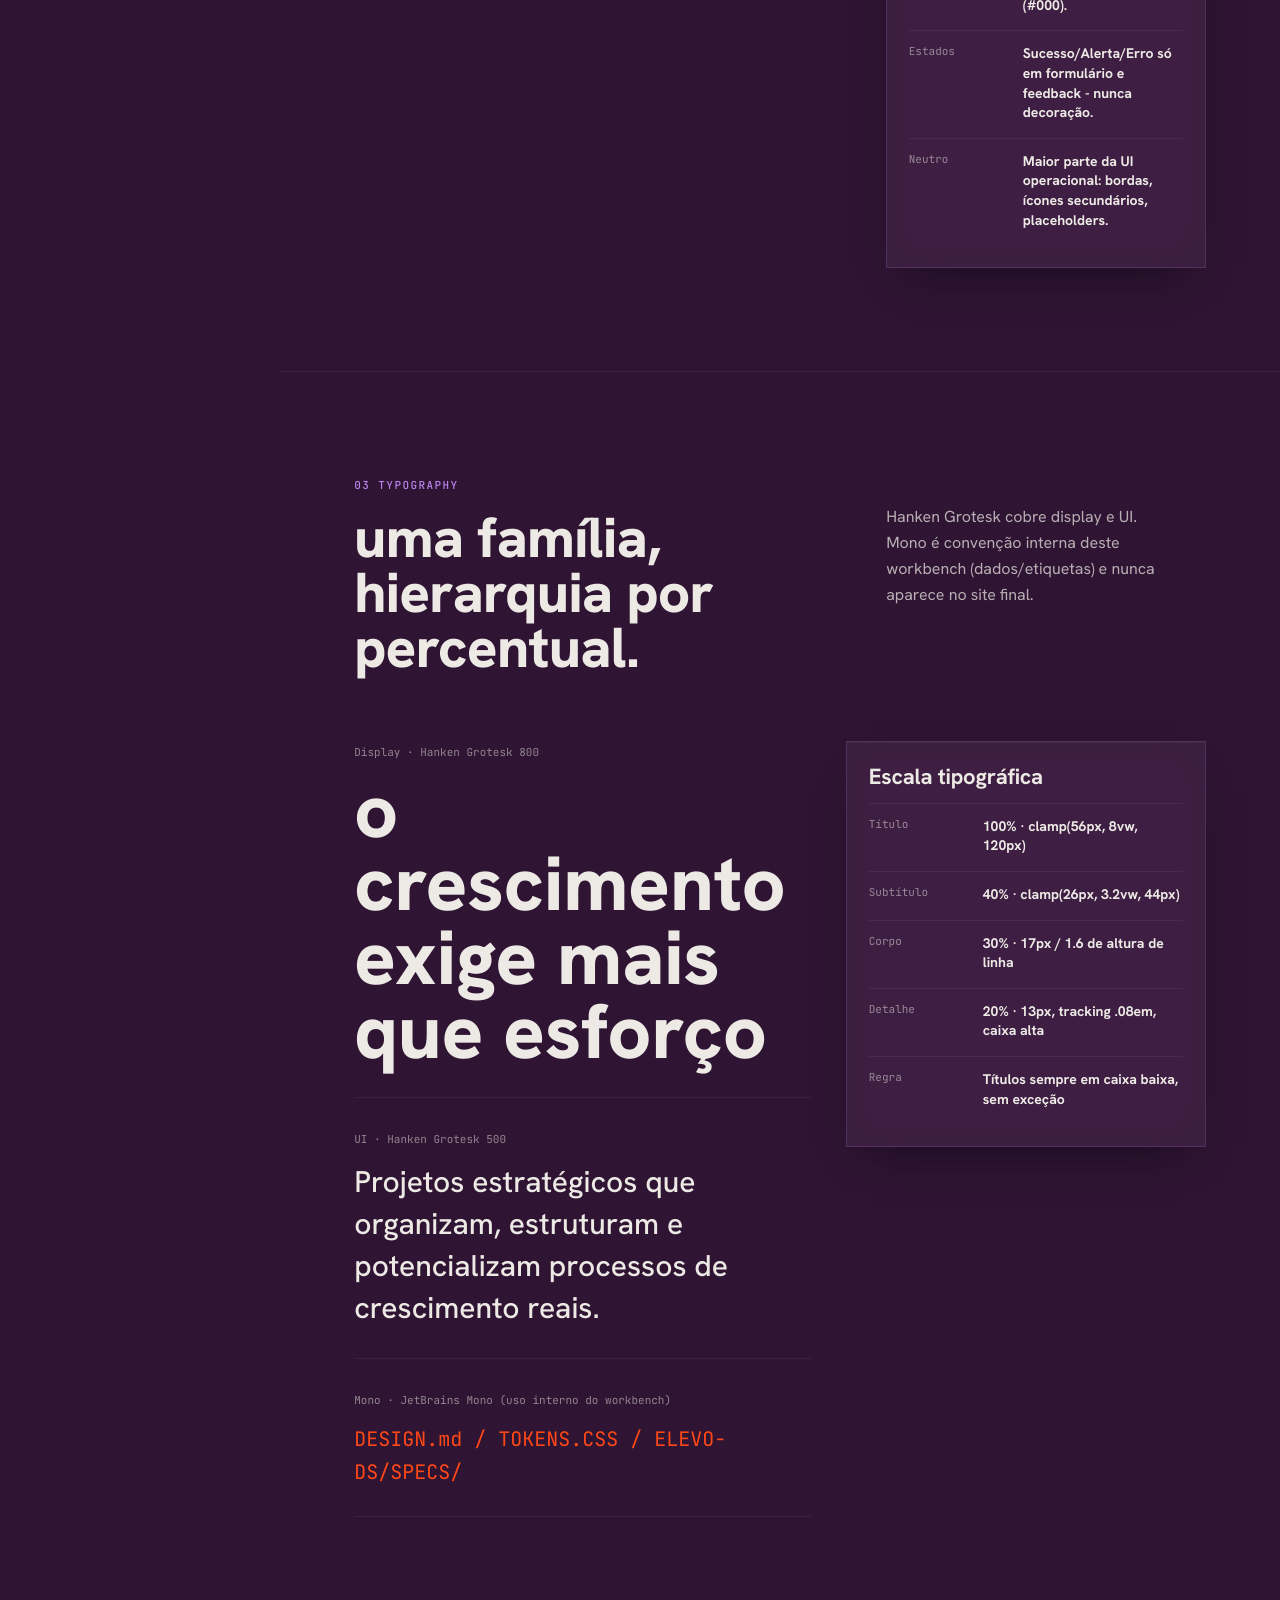
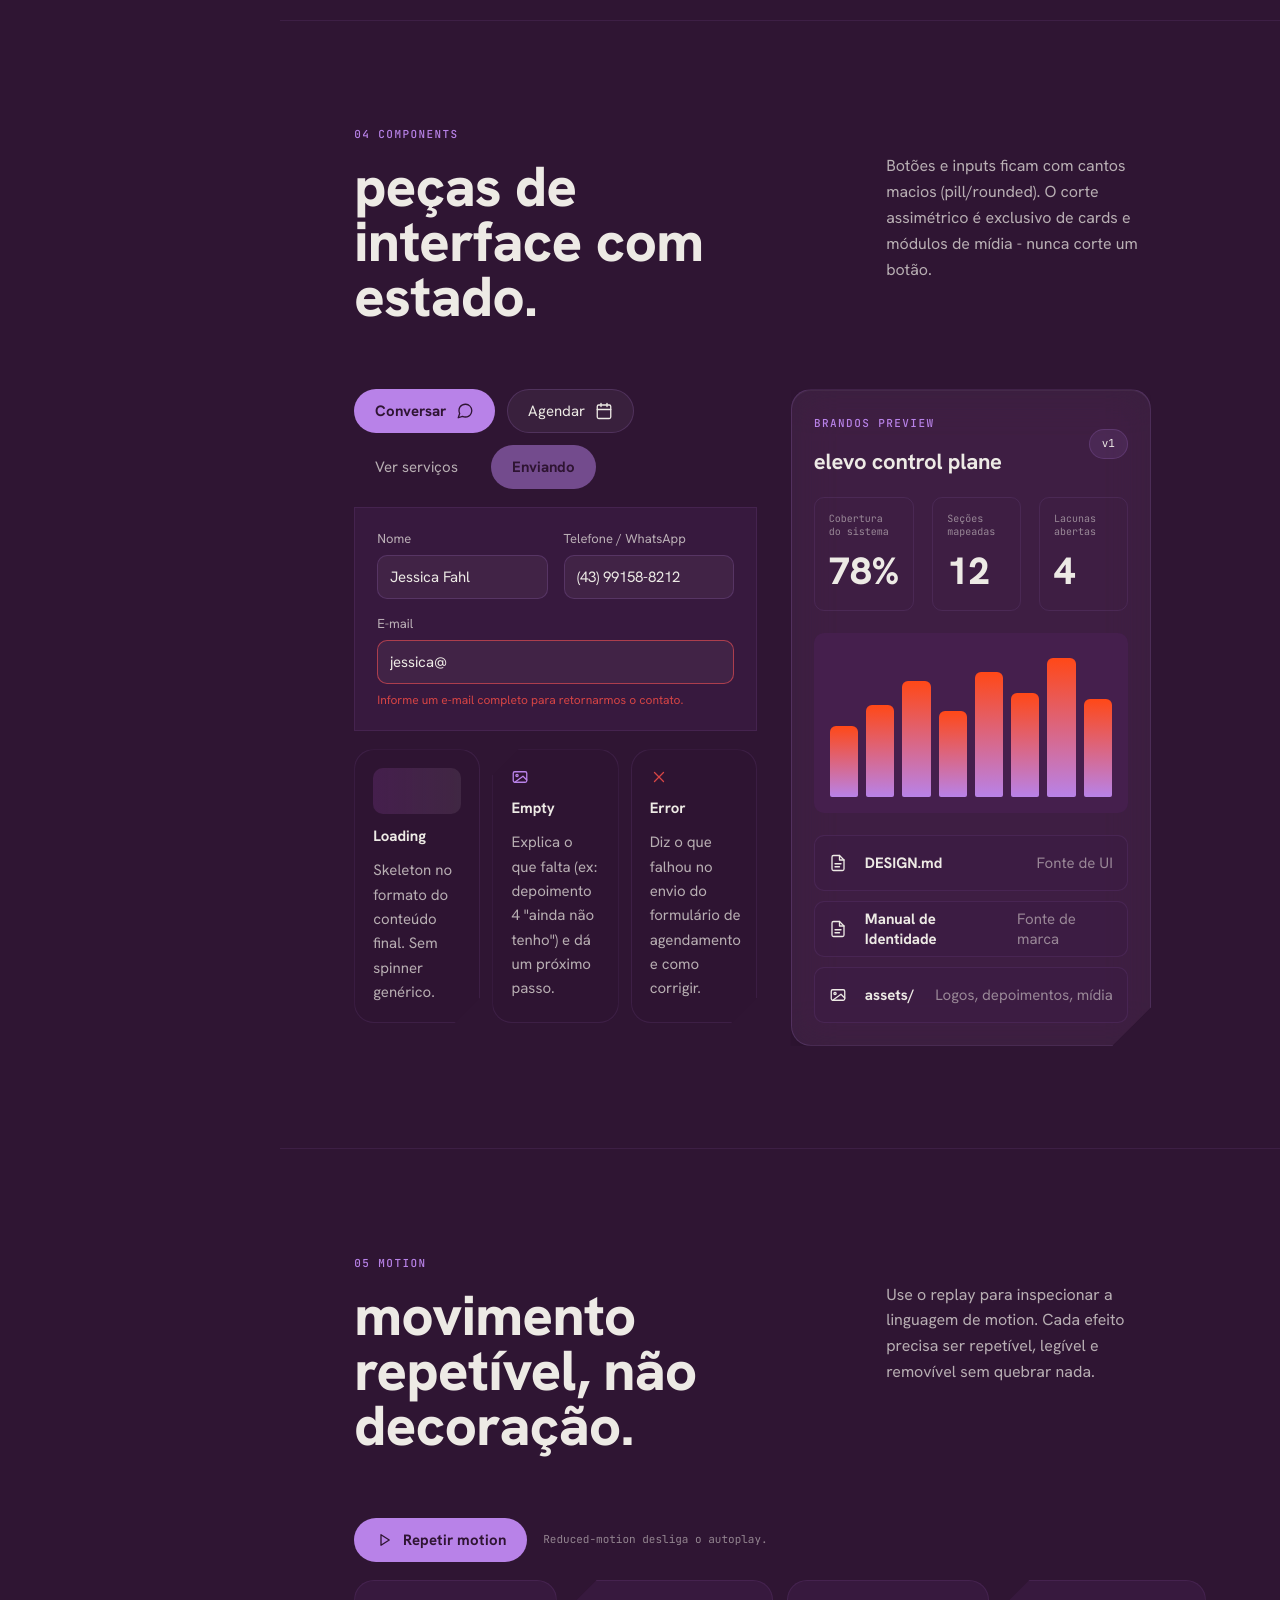
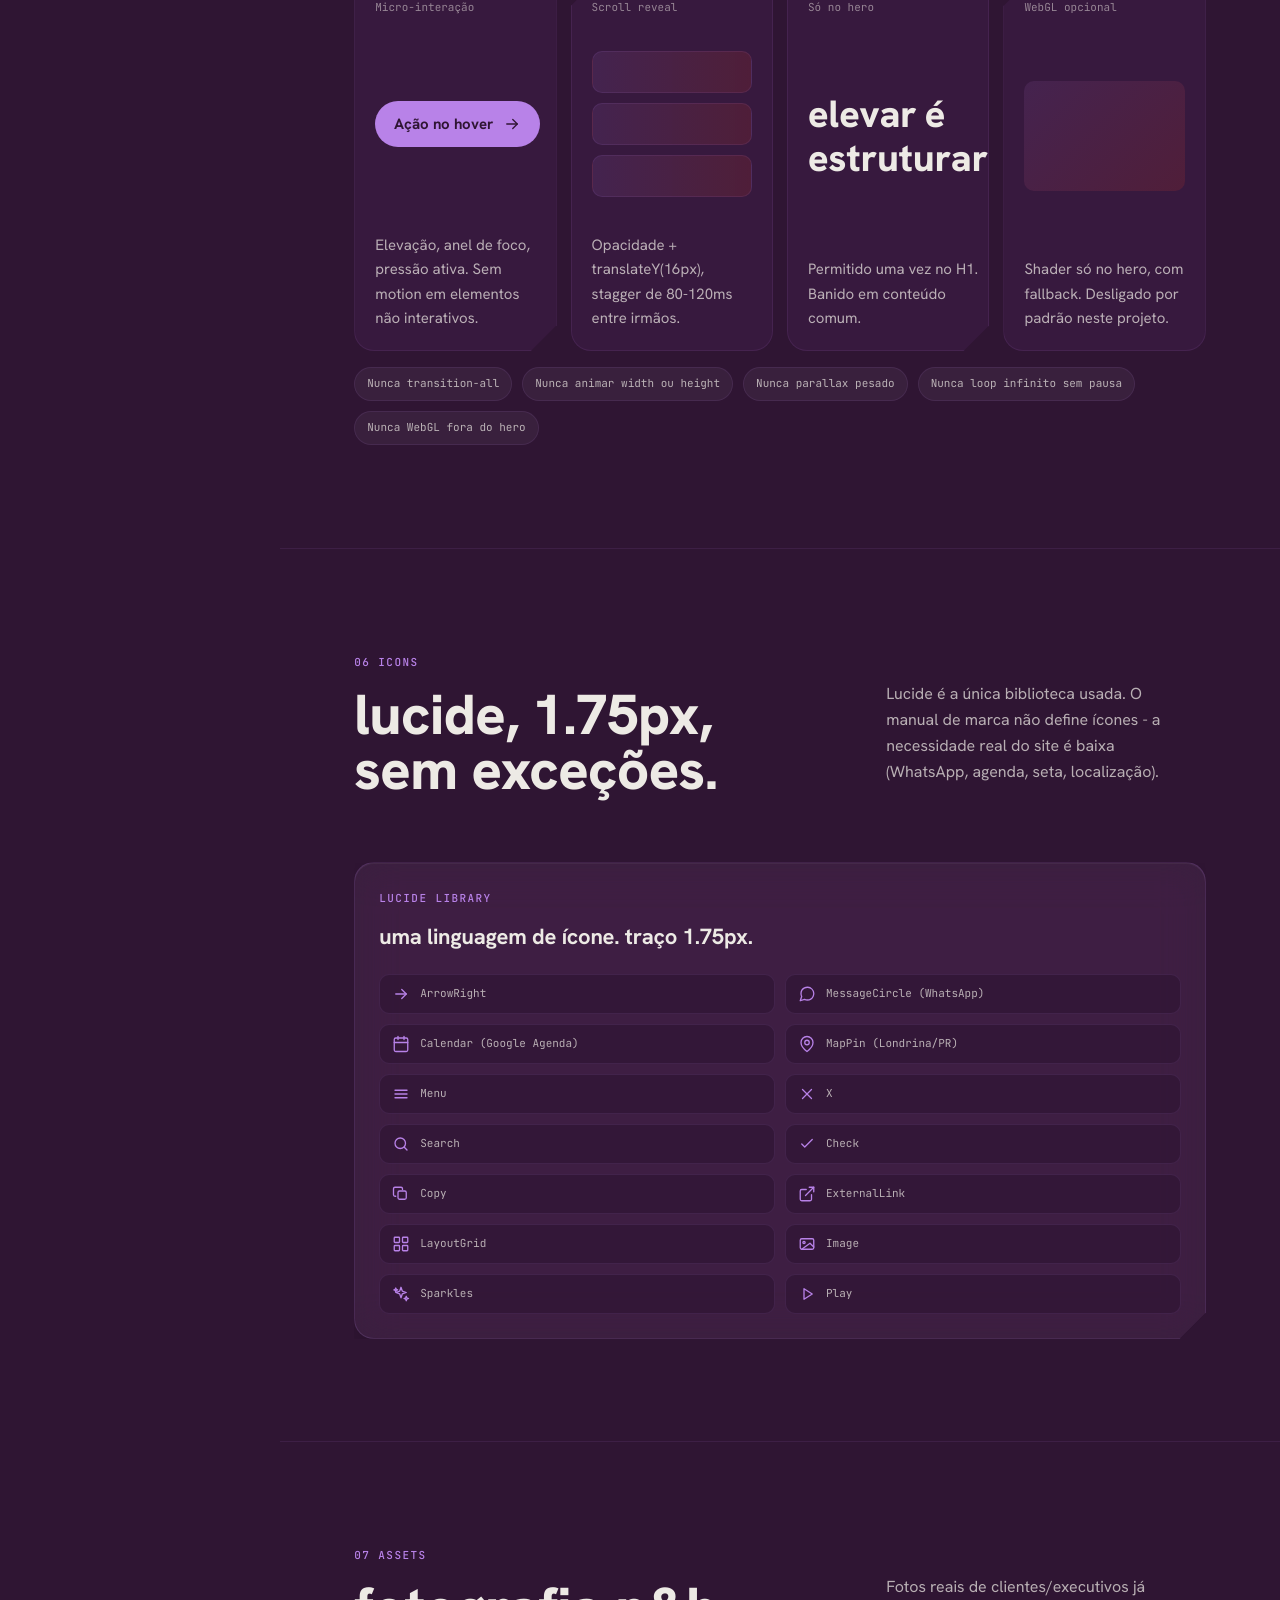
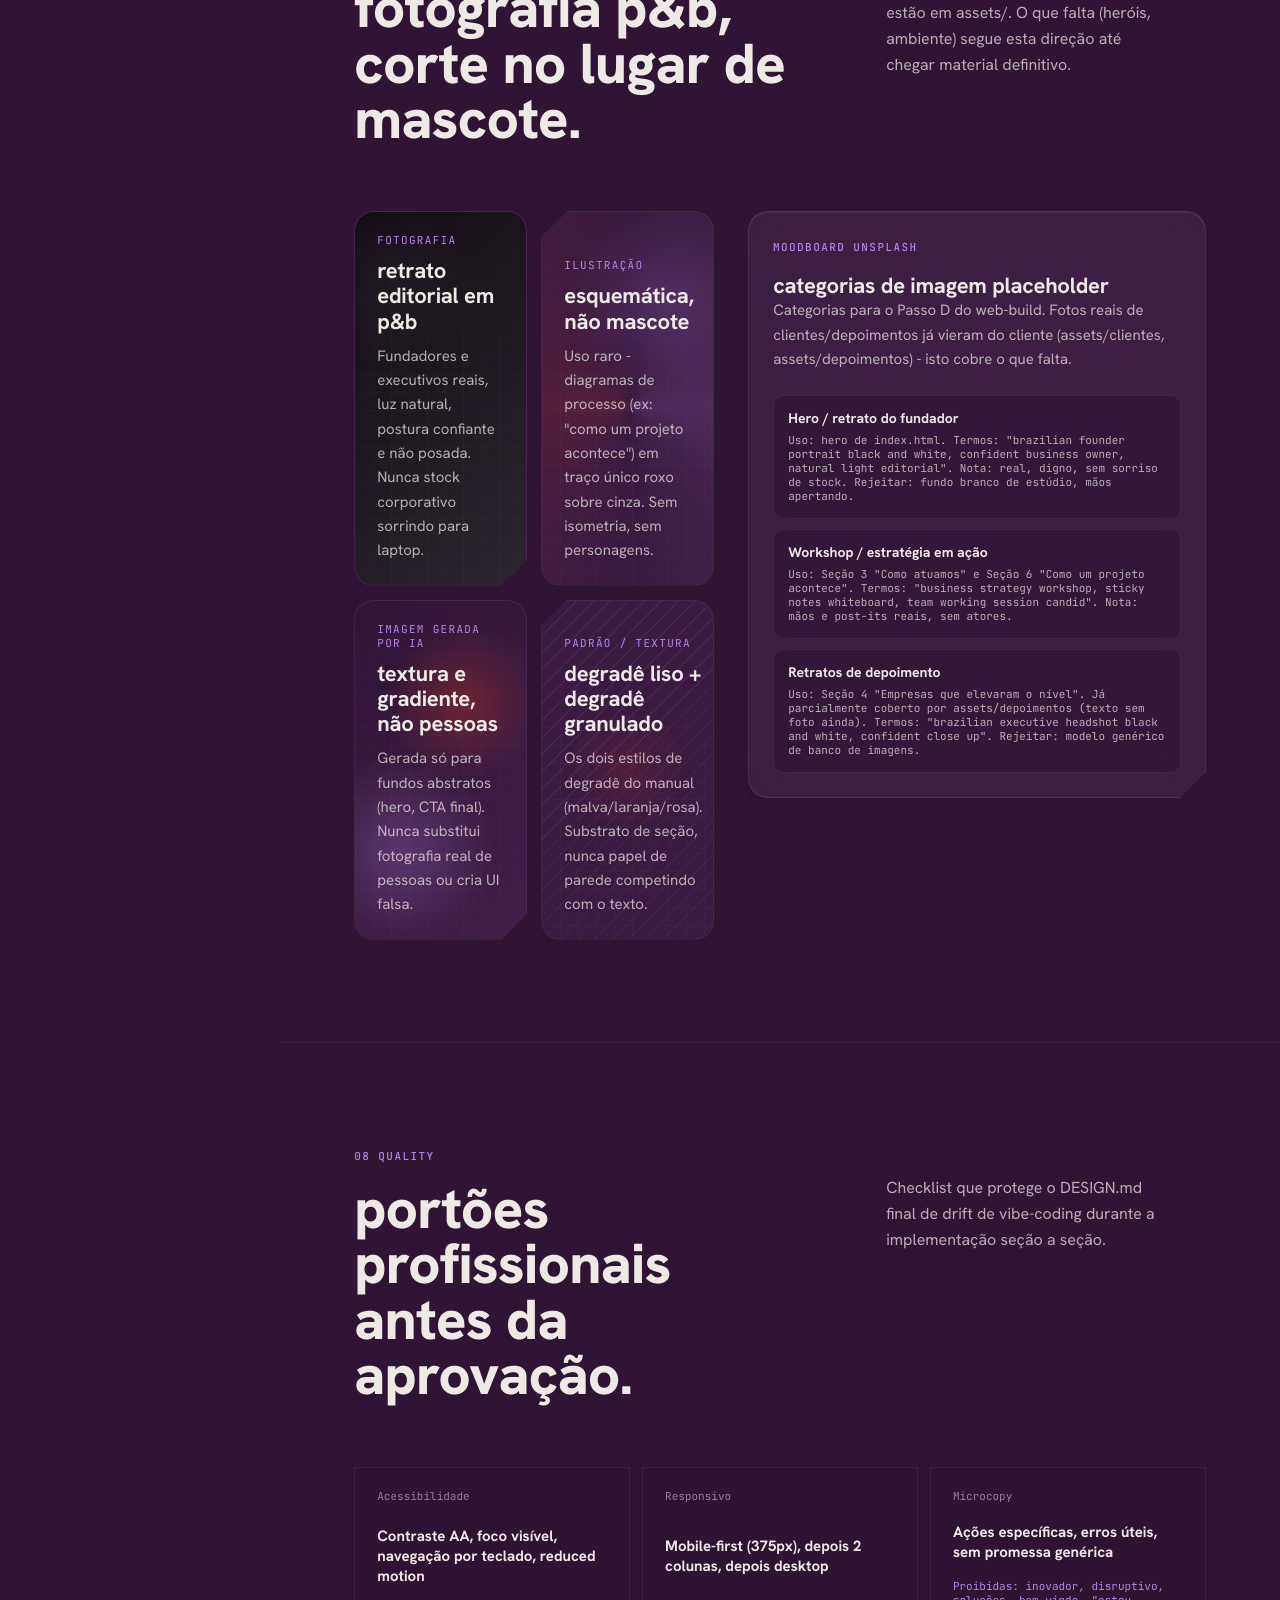
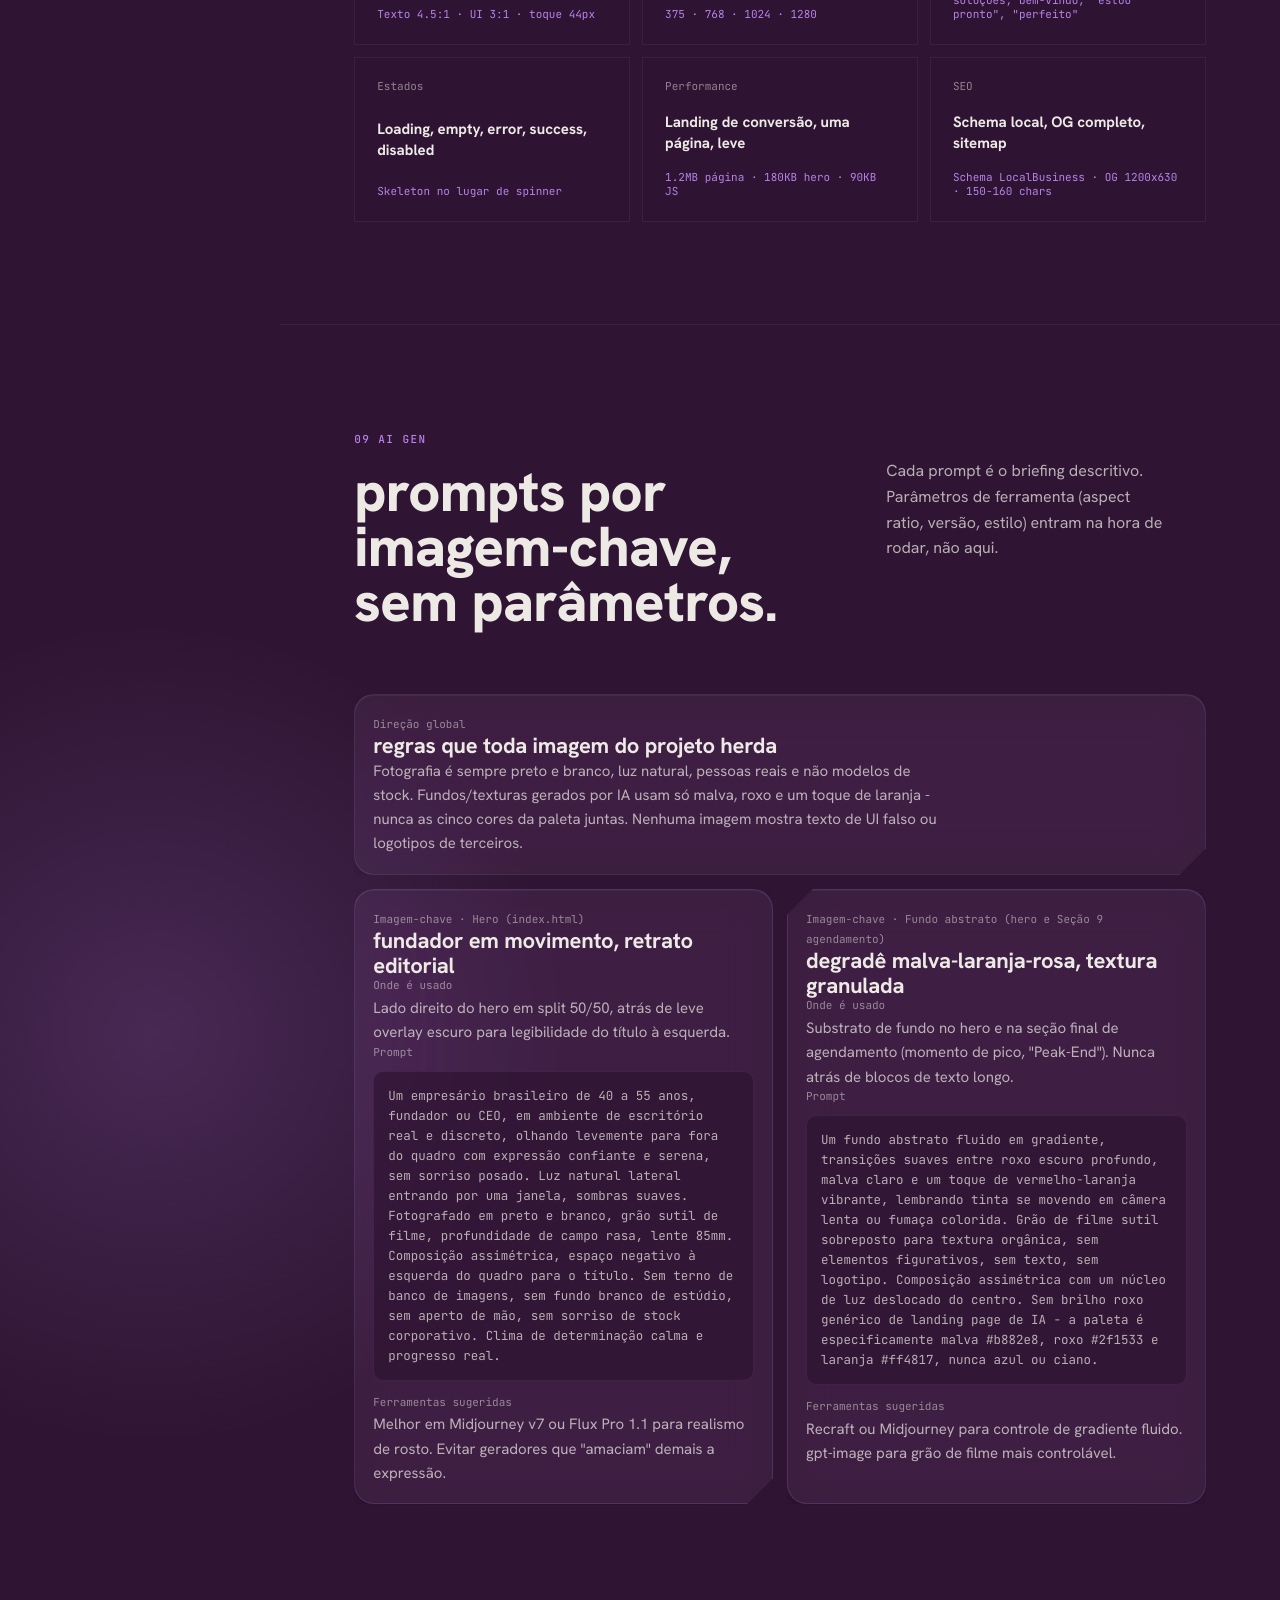
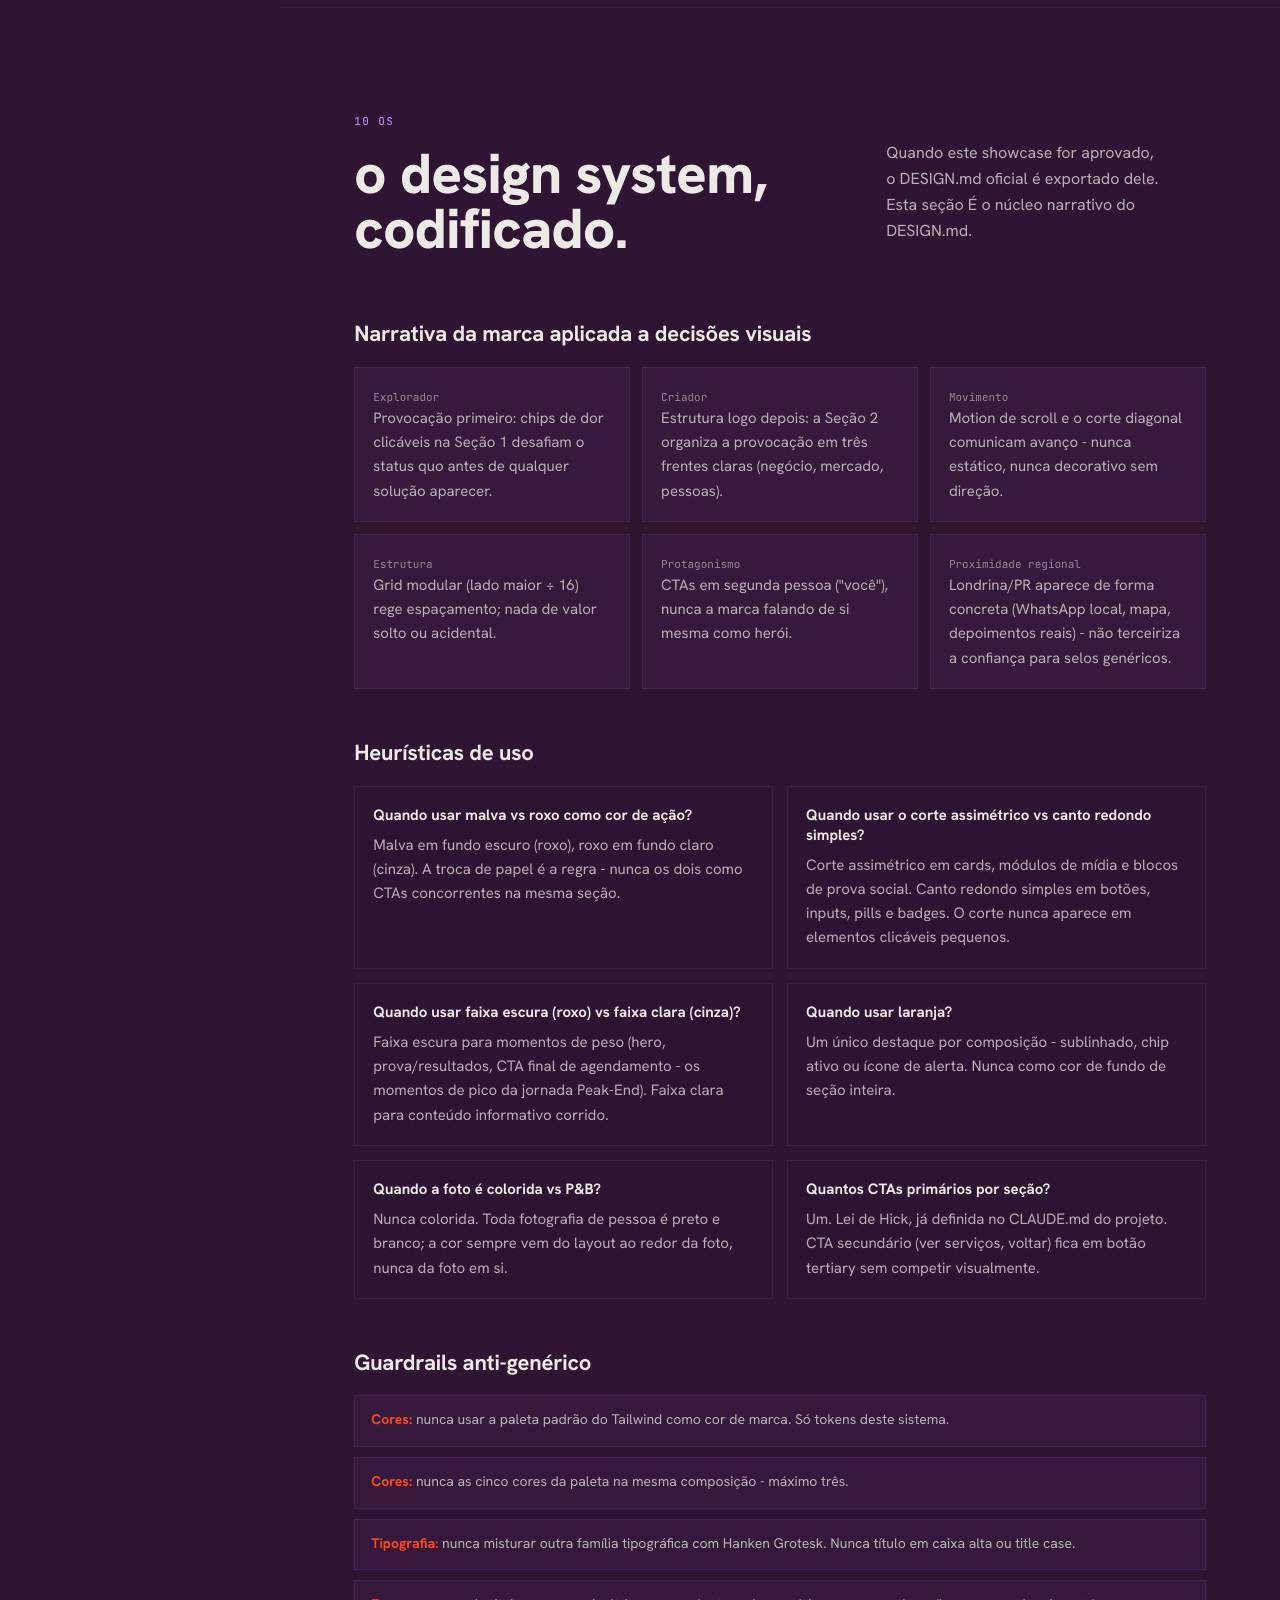
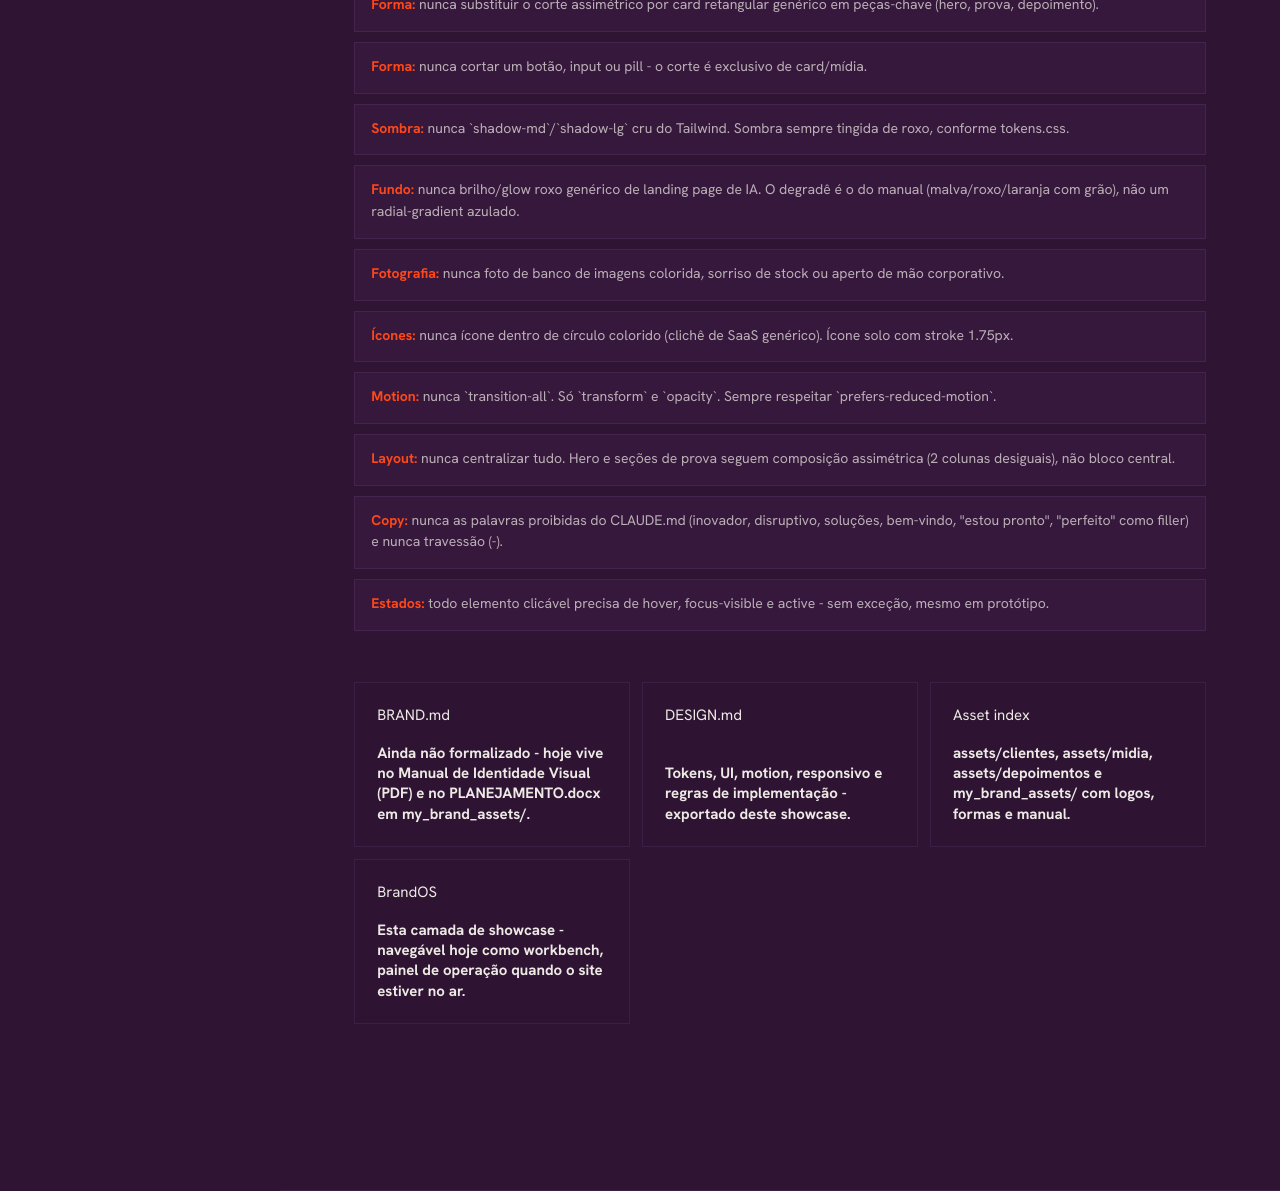
<file: design_system/showcase.html>
<!doctype html>
<html lang="pt-BR" class="theme-dark">
<head>
  <meta charset="utf-8" />
  <meta name="viewport" content="width=device-width, initial-scale=1" />
  <title>ELEVO Design System - Estrutura em Movimento v1</title>
  <link rel="preconnect" href="https://fonts.googleapis.com">
  <link rel="preconnect" href="https://fonts.gstatic.com" crossorigin>
  <link href="https://fonts.googleapis.com/css2?family=Hanken+Grotesk:wght@400;500;600;700;800&family=JetBrains+Mono:wght@400;500&display=swap" rel="stylesheet">
  <style>
/* ELEVO Design System - Estrutura em Movimento v1
   Chassis adapted from ds-builder skeleton. Brand tokens from my_brand_assets/.
   Inlined copy of showcase.css - edit showcase.css and re-inline, don't hand-edit here. */

:root,
.theme-dark {
  /* - LAYER 1: PRIMITIVES (exact brand hex, never edited) - */
  --primitive-malva: #b882e8;
  --primitive-roxo: #2f1533;
  --primitive-cinza: #edeae5;
  --primitive-laranja: #ff4817;
  --primitive-grafite: #0f0f0f;

  --primitive-neutral-50: #f7f5f2;
  --primitive-neutral-100: #edeae5;
  --primitive-neutral-200: #ddd8d0;
  --primitive-neutral-300: #c3bcb0;
  --primitive-neutral-400: #a89f91;
  --primitive-neutral-500: #8b8175;
  --primitive-neutral-600: #6f665c;
  --primitive-neutral-700: #4a4340;
  --primitive-neutral-800: #2b2724;
  --primitive-neutral-900: #0f0f0f;

  --primitive-success: #5b9e73;
  --primitive-warning: #d9a544;
  --primitive-error: #d64545;

  /* - LAYER 2: SEMANTIC ALIASES (dark theme = default) - */
  --acc-malva: var(--primitive-malva);
  --acc-laranja: var(--primitive-laranja);
  --acc-cinza: var(--primitive-cinza);

  --bg-primary: #2f1533;
  --bg-secondary: #3a1a40;
  --bg-tertiary: #451f4d;
  --bg-elevated: #3d1c44;

  --text-primary: #edeae5;
  --text-secondary: rgba(237, 234, 229, .72);
  --text-tertiary: rgba(237, 234, 229, .52);
  --text-muted: rgba(237, 234, 229, .34);

  --border-subtle: rgba(184, 130, 232, .10);
  --border-default: rgba(184, 130, 232, .18);
  --border-strong: rgba(184, 130, 232, .30);

  --accent: var(--primitive-malva);
  --accent-muted: rgba(184, 130, 232, .10);
  --accent-soft: rgba(184, 130, 232, .20);
  --text-on-accent: var(--primitive-roxo);

  --secondary: var(--primitive-laranja);
  --secondary-muted: rgba(255, 72, 23, .12);

  --color-success: var(--primitive-success);
  --color-warning: var(--primitive-warning);
  --color-error: var(--primitive-error);

  --glass-bg: rgba(237, 234, 229, .055);
  --glass-strong: rgba(237, 234, 229, .09);
  --shadow-card: 0 22px 44px -24px rgba(15, 5, 18, .8), 0 1px 0 rgba(237, 234, 229, .05) inset;

  --font-display: "Hanken Grotesk", -apple-system, BlinkMacSystemFont, sans-serif;
  --font-ui: "Hanken Grotesk", -apple-system, BlinkMacSystemFont, sans-serif;
  --font-mono: "JetBrains Mono", ui-monospace, SFMono-Regular, Menlo, monospace;

  /* - TYPE SCALE (brand rule: title=100%, subtitle=40%, body=30%, detail=20%) - */
  --text-hero: clamp(56px, 8vw, 120px);
  --text-h2: clamp(34px, 4.4vw, 58px);
  --text-h3: 22px;
  --text-body: 17px;
  --text-small: 14px;
  --text-meta: 11px;

  /* - SPACING (8px system) - */
  --space-1: 4px;
  --space-2: 8px;
  --space-3: 12px;
  --space-4: 16px;
  --space-5: 24px;
  --space-6: 32px;
  --space-7: 48px;

  --sidebar: 280px;
  --content-max: 1320px;
  --section-x: clamp(32px, 5.8vw, 92px);
  --section-y: clamp(84px, 8vw, 132px);

  /* - RADIUS: soft scale for controls, cut system for signature cards - */
  --radius-sm: 6px;
  --radius-md: 10px;
  --radius-lg: 20px;
  --radius-xl: 28px;
  --radius-pill: 999px;
  --cut: 26px;
  --cut-lg: clamp(28px, 3vw, 56px);

  /* - MOTION - */
  --duration-fast: 150ms;
  --duration-base: 200ms;
  --duration-medium: 400ms;
  --duration-slow: 600ms;
  --ease: cubic-bezier(.2, .8, .2, 1);
}

.theme-light {
  --bg-primary: #edeae5;
  --bg-secondary: #f5f3ef;
  --bg-tertiary: #e2ddd4;
  --bg-elevated: #ffffff;

  --text-primary: #2f1533;
  --text-secondary: rgba(47, 21, 51, .72);
  --text-tertiary: rgba(47, 21, 51, .52);
  --text-muted: rgba(47, 21, 51, .36);

  --border-subtle: rgba(47, 21, 51, .08);
  --border-default: rgba(47, 21, 51, .14);
  --border-strong: rgba(47, 21, 51, .24);

  /* Brand color role-swap: Malva pops on dark, Roxo reads on light. Never both as competing accents. */
  --accent: var(--primitive-roxo);
  --accent-muted: rgba(47, 21, 51, .06);
  --accent-soft: rgba(47, 21, 51, .12);
  --text-on-accent: var(--primitive-cinza);

  --secondary: var(--primitive-laranja);
  --secondary-muted: rgba(255, 72, 23, .10);

  --glass-bg: rgba(255, 255, 255, .70);
  --glass-strong: rgba(255, 255, 255, .90);
  --shadow-card: 0 18px 40px -30px rgba(47, 21, 51, .22), 0 1px 0 rgba(255, 255, 255, .9) inset;
}

* { box-sizing: border-box; }
html { scroll-behavior: smooth; }
body {
  margin: 0;
  min-height: 100dvh;
  overflow-x: hidden;
  background:
    radial-gradient(circle at 84% 14%, rgba(255, 72, 23, .16), transparent 34vw),
    radial-gradient(circle at 12% 76%, rgba(184, 130, 232, .18), transparent 32vw),
    var(--bg-primary);
  color: var(--text-primary);
  font-family: var(--font-ui);
  font-size: 15px;
  -webkit-font-smoothing: antialiased;
  text-rendering: geometricPrecision;
}

body::before {
  content: "";
  position: fixed;
  inset: 0;
  z-index: -1;
  pointer-events: none;
  opacity: .14;
  background-image: url("data:image/svg+xml,%3Csvg viewBox='0 0 220 220' xmlns='http://www.w3.org/2000/svg'%3E%3Cfilter id='n'%3E%3CfeTurbulence type='fractalNoise' baseFrequency='.8' numOctaves='3' stitchTiles='stitch'/%3E%3C/filter%3E%3Crect width='220' height='220' filter='url(%23n)' opacity='.34'/%3E%3C/svg%3E");
  mix-blend-mode: overlay;
}

a { color: inherit; text-decoration: none; }
button, input, select { font: inherit; color: inherit; }
button { -webkit-tap-highlight-color: transparent; }

.icon-sprite { position: absolute; width: 0; height: 0; overflow: hidden; }
svg {
  width: 18px;
  height: 18px;
  fill: none;
  stroke: currentColor;
  stroke-width: 1.75;
  stroke-linecap: round;
  stroke-linejoin: round;
  flex: none;
}

#shaderCanvas {
  position: fixed;
  inset: 0;
  z-index: -2;
  width: 100%;
  height: 100%;
  opacity: .38;
  pointer-events: none;
}

.theme-light #shaderCanvas {
  opacity: .12;
  filter: saturate(.6) contrast(.9);
}

/* - CUT-CORNER SIGNATURE SHAPE -
   Brand's asymmetric module system (see my_brand_assets/formas-exemplo-elevo).
   3 corners soft-rounded via border-radius, 1 corner cut sharp via clip-path.
   Reserved for cards/media modules. Never applied to buttons, pills or inputs. */
.cut-card {
  border-radius: var(--radius-lg);
  clip-path: polygon(0 0, 100% 0, 100% calc(100% - var(--cut)), calc(100% - var(--cut)) 100%, 0 100%);
}
.cut-card--tl {
  clip-path: polygon(var(--cut) 0, 100% 0, 100% 100%, 0 100%, 0 var(--cut));
}
.cut-card--lg { --cut: var(--cut-lg); }

.shell {
  min-height: 100dvh;
  display: grid;
  grid-template-columns: var(--sidebar) minmax(0, 1fr);
}

.sidebar {
  position: sticky;
  top: 0;
  height: 100dvh;
  z-index: 10;
  padding: 28px 22px;
  border-right: 1px solid var(--border-subtle);
  background: color-mix(in srgb, var(--bg-primary) 82%, transparent);
  backdrop-filter: blur(22px) saturate(1.3);
  display: flex;
  flex-direction: column;
}

.brandmark {
  display: flex;
  align-items: center;
  gap: 12px;
  margin-bottom: 42px;
}

.sigil {
  width: 38px;
  height: 38px;
  border-radius: var(--radius-md);
  clip-path: polygon(0 0, 100% 0, 100% 70%, 70% 100%, 0 100%);
  border: 1px solid var(--border-strong);
  background:
    linear-gradient(135deg, var(--acc-malva), transparent 58%),
    linear-gradient(315deg, var(--acc-laranja), transparent 62%),
    var(--glass-bg);
  box-shadow: var(--shadow-card);
}

.brandmark strong {
  display: block;
  font-size: 14px;
  font-weight: 700;
  line-height: 1.05;
  text-transform: lowercase;
}

.brandmark span span,
.meta,
.eyebrow,
.nav a,
.tile-index,
.swatch em,
.media-slot > span,
.spec-row span,
.module-grid span,
.quality-grid span {
  font-family: var(--font-mono);
  font-size: 11px;
  color: var(--text-tertiary);
}

.nav {
  display: grid;
  gap: 4px;
}

.nav a {
  min-height: 38px;
  display: flex;
  align-items: center;
  padding: 0 12px;
  border-radius: var(--radius-md);
  transition: color var(--duration-base) var(--ease), background var(--duration-base) var(--ease), transform var(--duration-base) var(--ease);
}

.nav a:hover,
.nav a.active {
  color: var(--text-primary);
  background: var(--accent-muted);
  transform: translateX(2px);
}

.sidebar-footer {
  margin-top: auto;
  display: grid;
  gap: 12px;
}

.theme-toggle {
  min-height: 44px;
  border: 1px solid var(--border-default);
  border-radius: var(--radius-md);
  background: var(--glass-bg);
  display: flex;
  align-items: center;
  justify-content: space-between;
  padding: 0 14px;
  cursor: pointer;
}

.theme-light .sidebar { background: rgba(255, 255, 255, .82); }
.theme-light .theme-toggle,
.theme-light .btn.secondary,
.theme-light input,
.theme-light select,
.theme-light .lucide-grid span {
  background: rgba(255, 255, 255, .78);
}

main { min-width: 0; }

.hero,
.section {
  padding: var(--section-y) var(--section-x);
  border-bottom: 1px solid var(--border-subtle);
}

.hero {
  min-height: 100dvh;
  max-width: calc(var(--content-max) + var(--section-x) * 2);
  display: grid;
  grid-template-columns: minmax(0, 1fr) 330px;
  gap: clamp(44px, 7vw, 96px);
  align-items: center;
}

.section { max-width: calc(var(--content-max) + var(--section-x) * 2); }

.eyebrow {
  display: inline-block;
  margin-bottom: 18px;
  color: var(--acc-malva);
  text-transform: uppercase;
  letter-spacing: .13em;
  font-weight: 500;
}

.theme-light .eyebrow { color: var(--acc-laranja); }

h1, h2, h3 {
  margin: 0;
  font-family: var(--font-display);
  font-weight: 800;
  letter-spacing: -.01em;
  line-height: .98;
  text-transform: lowercase; /* brand rule: titles are always lowercase */
}

h1 { max-width: 900px; font-size: var(--text-hero); }
h2 { max-width: 820px; font-size: var(--text-h2); }
h3 { font-size: var(--text-h3); line-height: 1.15; font-weight: 700; }

p {
  margin: 0;
  max-width: 68ch;
  color: var(--text-secondary);
  line-height: 1.62;
  text-transform: none;
}

.lead {
  max-width: 720px;
  margin-top: 24px;
  font-size: clamp(18px, 1.8vw, 23px);
  line-height: 1.4;
}

.hero-actions { display: flex; flex-wrap: wrap; gap: 12px; margin-top: 32px; }

.btn {
  height: 44px;
  min-width: 44px;
  display: inline-flex;
  align-items: center;
  justify-content: center;
  gap: 10px;
  border-radius: var(--radius-pill);
  padding: 0 20px;
  border: 1px solid var(--border-default);
  background: var(--glass-bg);
  cursor: pointer;
  white-space: nowrap;
  line-height: 1;
  text-transform: none;
  transition: transform var(--duration-base) var(--ease), border-color var(--duration-base) var(--ease), background var(--duration-base) var(--ease), box-shadow var(--duration-base) var(--ease);
}

.btn:hover { transform: translateY(-2px); border-color: var(--border-strong); background: var(--glass-strong); box-shadow: var(--shadow-card); }
.btn:active { transform: translateY(-1px) scale(.99); }
.btn:focus-visible,
input:focus-visible,
select:focus-visible,
.swatch:focus-visible {
  outline: 2px solid var(--accent);
  outline-offset: 3px;
}

.btn.primary { background: var(--accent); border-color: transparent; color: var(--text-on-accent); font-weight: 700; }
.btn.secondary { background: var(--glass-bg); }
.btn.tertiary { background: transparent; border-color: transparent; color: var(--text-secondary); }
.btn:disabled { opacity: .5; cursor: not-allowed; transform: none; box-shadow: none; }

.hero-panel { border-left: 1px solid var(--border-default); padding-left: 26px; }

.hero-score {
  margin-top: 16px;
  font-family: var(--font-display);
  font-weight: 800;
  font-size: 82px;
  line-height: .86;
  color: var(--acc-malva);
  text-transform: none;
}
.theme-light .hero-score { color: var(--acc-laranja); }

.status-line, .bar-chart, .skeleton { overflow: hidden; background: var(--bg-tertiary); }
.status-line { height: 8px; border-radius: var(--radius-pill); margin-top: 22px; }
.status-line span {
  display: block;
  height: 100%;
  border-radius: inherit;
  background: linear-gradient(90deg, var(--acc-malva), var(--acc-laranja));
}

.section-header {
  display: grid;
  grid-template-columns: minmax(0, .92fr) minmax(280px, .48fr);
  gap: clamp(28px, 6vw, 92px);
  align-items: start;
  margin-bottom: clamp(40px, 5vw, 72px);
}
.section-header > p { padding-top: 30px; font-size: 16px; }

.principle-grid { display: grid; grid-template-columns: repeat(3, minmax(0, 1fr)); gap: 12px; }

.rule-tile {
  min-height: 228px;
  padding: 28px;
  border: 1px solid var(--border-subtle);
  background: color-mix(in srgb, var(--bg-secondary) 86%, transparent);
  display: grid;
  align-content: space-between;
  gap: 28px;
  box-shadow: 0 1px 0 rgba(237, 234, 229, .04) inset;
}

.tile-index { color: var(--acc-malva); font-weight: 500; }
.theme-light .tile-index { color: var(--acc-laranja); }
.rule-tile h3 { margin-bottom: 8px; }

.theme-light .rule-tile,
.theme-light .module-grid article,
.theme-light .quality-grid article,
.theme-light .brandos-map article,
.theme-light .state-card,
.theme-light .motion-demo {
  background: rgba(255, 255, 255, .74);
  box-shadow: 0 18px 38px -34px rgba(47, 21, 51, .18), 0 1px 0 rgba(255, 255, 255, .82) inset;
}

.module-grid, .quality-grid, .brandos-map {
  margin-top: 18px;
  display: grid;
  grid-template-columns: repeat(3, minmax(0, 1fr));
  gap: 12px;
}

.module-grid article, .quality-grid article, .brandos-map article {
  min-height: 144px;
  padding: 22px;
  border: 1px solid var(--border-subtle);
  display: grid;
  align-content: space-between;
  gap: 18px;
  background: color-mix(in srgb, var(--bg-primary) 91%, transparent);
}

.module-grid strong, .quality-grid strong, .brandos-map strong {
  color: var(--text-primary);
  font-size: 15px;
  line-height: 1.35;
  text-transform: none;
}

.quality-grid em { font-style: normal; font-family: var(--font-mono); font-size: 11px; color: var(--acc-malva); }
.theme-light .quality-grid em { color: var(--acc-laranja); }

.color-layout, .type-layout, .component-layout, .asset-layout {
  display: grid;
  grid-template-columns: minmax(0, 1fr) minmax(320px, .42fr);
  gap: 34px;
  align-items: start;
}

.swatch-grid { display: grid; grid-template-columns: repeat(4, minmax(0, 1fr)); gap: 12px; }

.swatch {
  min-height: 166px;
  border: 1px solid var(--border-subtle);
  background: color-mix(in srgb, var(--bg-secondary) 86%, transparent);
  padding: 14px;
  display: grid;
  align-content: space-between;
  text-align: left;
  cursor: pointer;
}

.swatch span { display: block; height: 72px; border-radius: var(--radius-md); border: 1px solid rgba(237, 234, 229, .16); }
.swatch strong { margin-top: 18px; text-transform: none; }
.swatch em { display: block; margin-top: 4px; font-style: normal; }
.swatch.copied em { color: var(--color-success); }

.usage-panel, .brandos-preview, .icon-library, .prompt-bank article {
  border: 1px solid var(--border-default);
  background: var(--glass-bg);
  backdrop-filter: blur(22px) saturate(1.3);
  box-shadow: var(--shadow-card);
}

.theme-light .usage-panel,
.theme-light .brandos-preview,
.theme-light .icon-library,
.theme-light .prompt-bank article {
  background: rgba(255, 255, 255, .8);
}

.usage-panel { position: sticky; top: 28px; padding: 22px; }
.usage-panel h3 { margin-bottom: 14px; text-transform: none; }
.spec-row { display: grid; grid-template-columns: 96px 1fr; gap: 18px; padding: 14px 0; border-top: 1px solid var(--border-subtle); }
.spec-row strong { color: var(--text-primary); font-size: 14px; line-height: 1.4; text-transform: none; }

.type-layout { grid-template-columns: minmax(0, 1fr) 360px; }
.type-samples { display: grid; gap: 30px; }
.type-samples article { padding-bottom: 28px; border-bottom: 1px solid var(--border-subtle); }
.sample-display, .sample-ui, .sample-mono { margin-top: 14px; color: var(--text-primary); }
.sample-display {
  max-width: 920px;
  font-family: var(--font-display);
  font-weight: 800;
  font-size: clamp(42px, 6vw, 84px);
  line-height: .96;
  text-transform: lowercase;
}
.sample-ui { max-width: 760px; font-size: clamp(20px, 2.4vw, 30px); font-weight: 500; line-height: 1.4; text-transform: none; }
.sample-mono { font-family: var(--font-mono); font-size: clamp(15px, 1.6vw, 20px); color: var(--secondary); text-transform: none; }

.component-layout { grid-template-columns: minmax(0, .88fr) minmax(360px, .56fr); }
.component-stack { display: grid; gap: 18px; }
.control-row { display: flex; flex-wrap: wrap; gap: 12px; }

.form-demo {
  display: grid;
  grid-template-columns: repeat(2, minmax(0, 1fr));
  gap: 16px;
  padding: 22px;
  border: 1px solid var(--border-subtle);
  background: color-mix(in srgb, var(--bg-secondary) 86%, transparent);
}
.form-demo label { display: grid; gap: 8px; }
.form-demo label:last-child { grid-column: 1 / -1; }
.form-demo label span { font-size: 13px; color: var(--text-secondary); }

input, select {
  width: 100%;
  height: 44px;
  border: 1px solid var(--border-default);
  border-radius: var(--radius-md);
  background: var(--glass-bg);
  padding: 0 12px;
}

.has-error input { border-color: color-mix(in srgb, var(--color-error) 68%, var(--border-default)); }
.has-error small { color: var(--color-error); font-size: 12px; }

.state-grid { display: grid; grid-template-columns: repeat(3, minmax(0, 1fr)); gap: 12px; }
.state-card {
  min-height: 186px;
  padding: 18px;
  border: 1px solid var(--border-subtle);
  background: color-mix(in srgb, var(--bg-primary) 88%, transparent);
  display: grid;
  align-content: start;
  gap: 12px;
}
.state-card svg { color: var(--acc-malva); }
.theme-light .state-card svg { color: var(--acc-laranja); }
.state-card.error svg { color: var(--color-error); }
.skeleton {
  display: block;
  width: 100%;
  height: 46px;
  border-radius: var(--radius-md);
  background: linear-gradient(90deg, var(--bg-tertiary), var(--glass-strong), var(--bg-tertiary));
  background-size: 220% 100%;
  animation: shimmer 1.7s linear infinite;
}

.brandos-preview { padding: 22px; display: grid; gap: 22px; }
.preview-head, .metric-row, .asset-list div { display: flex; justify-content: space-between; gap: 18px; align-items: center; }
.badge {
  min-height: 30px;
  display: inline-flex;
  align-items: center;
  justify-content: center;
  border-radius: var(--radius-pill);
  padding: 0 12px;
  border: 1px solid var(--border-default);
  background: var(--accent-muted);
  font-family: var(--font-mono);
  font-size: 11px;
}
.metric-row { align-items: stretch; }
.metric-row div { flex: 1; padding: 14px; border: 1px solid var(--border-subtle); border-radius: var(--radius-md); }
.metric-row span { display: block; font-family: var(--font-mono); font-size: 10px; color: var(--text-tertiary); margin-bottom: 8px; }
.metric-row strong { font-family: var(--font-display); font-size: 38px; font-weight: 800; text-transform: none; }

.bar-chart { height: 180px; border-radius: var(--radius-md); display: grid; grid-template-columns: repeat(8, 1fr); gap: 8px; align-items: end; padding: 16px; }
.bar-chart i { display: block; border-radius: var(--radius-sm) var(--radius-sm) 2px 2px; background: linear-gradient(180deg, var(--secondary), var(--accent)); }

.asset-list { display: grid; gap: 10px; }
.asset-list div { min-height: 56px; justify-content: start; padding: 0 14px; border-radius: var(--radius-md); border: 1px solid var(--border-subtle); background: color-mix(in srgb, var(--bg-elevated) 58%, transparent); }
.asset-list span { margin-left: auto; color: var(--text-tertiary); }

.asset-layout { grid-template-columns: minmax(360px, .72fr) minmax(0, 1fr); }
.icon-library { padding: 24px; }
.library-head { margin-bottom: 24px; }
.lucide-grid { display: grid; grid-template-columns: repeat(2, minmax(0, 1fr)); gap: 10px; }
.lucide-grid span {
  min-height: 40px;
  display: flex;
  align-items: center;
  gap: 10px;
  padding: 0 12px;
  border-radius: var(--radius-md);
  border: 1px solid var(--border-subtle);
  background: color-mix(in srgb, var(--bg-primary) 62%, transparent);
  font-family: var(--font-mono);
  font-size: 11px;
  color: var(--text-secondary);
}
.lucide-grid svg { color: var(--acc-malva); }
.theme-light .lucide-grid svg { color: var(--acc-laranja); }

.media-grid { display: grid; grid-template-columns: repeat(2, minmax(0, 1fr)); gap: 14px; }
.media-slot {
  min-height: 264px;
  padding: 22px;
  border: 1px solid var(--border-subtle);
  display: grid;
  align-content: end;
  gap: 10px;
  position: relative;
  overflow: hidden;
  background: var(--bg-secondary);
}
.media-slot::before { content: ""; position: absolute; inset: 0; opacity: .78; }
.media-slot::after {
  content: "";
  position: absolute;
  inset: 0;
  background-image: linear-gradient(var(--border-subtle) 1px, transparent 1px), linear-gradient(90deg, var(--border-subtle) 1px, transparent 1px);
  background-size: 18px 18px;
  mask-image: linear-gradient(180deg, transparent, #000 44%);
  opacity: .4;
}
.media-slot > * { position: relative; z-index: 1; }
.media-slot > span { color: var(--acc-malva); text-transform: uppercase; letter-spacing: .12em; }
.theme-light .media-slot > span { color: var(--acc-laranja); }

.media-slot.photo::before {
  background: radial-gradient(circle at 24% 20%, rgba(255, 72, 23, .22), transparent 24%), linear-gradient(135deg, rgba(15, 5, 18, .5), rgba(184, 130, 232, .28)), var(--bg-tertiary);
  filter: saturate(0) contrast(1.08) brightness(.62);
}
.media-slot.illustration::before {
  background: radial-gradient(circle at 70% 24%, rgba(184, 130, 232, .22), transparent 30%), conic-gradient(from 180deg at 52% 52%, transparent, rgba(255, 72, 23, .18), transparent, rgba(184, 130, 232, .22), transparent);
}
.media-slot.ai::before {
  background: radial-gradient(circle at 64% 30%, rgba(255, 72, 23, .32), transparent 30%), radial-gradient(circle at 26% 74%, rgba(184, 130, 232, .34), transparent 34%), linear-gradient(135deg, #2f1533, #451f4d);
}
.media-slot.pattern::before {
  background: repeating-linear-gradient(135deg, rgba(184, 130, 232, .14) 0 1px, transparent 1px 12px), radial-gradient(circle at 50% 50%, rgba(255, 72, 23, .16), transparent 34%);
}

.prompt-bank { margin-top: 16px; display: grid; grid-template-columns: repeat(2, minmax(0, 1fr)); gap: 14px; }
.prompt-bank article { padding: 18px; }
.prompt-card.global-direction { grid-column: 1 / -1; }
.prompt-text {
  white-space: pre-wrap;
  font-family: var(--font-mono);
  font-size: 12.5px;
  line-height: 1.6;
  color: var(--text-secondary);
  background: color-mix(in srgb, var(--bg-primary) 70%, transparent);
  border: 1px solid var(--border-subtle);
  border-radius: var(--radius-md);
  padding: 14px;
  margin: 8px 0 14px;
}

.motion-toolbar { display: flex; align-items: center; gap: 16px; margin-bottom: 18px; }
.motion-lab { display: grid; grid-template-columns: repeat(4, minmax(0, 1fr)); gap: 14px; }
.motion-demo {
  min-height: 270px;
  padding: 20px;
  border: 1px solid var(--border-subtle);
  background: color-mix(in srgb, var(--bg-secondary) 86%, transparent);
  display: grid;
  align-content: space-between;
  gap: 18px;
  overflow: hidden;
  position: relative;
}

.magnetic-button {
  height: 46px;
  width: max-content;
  display: inline-flex;
  align-items: center;
  gap: 10px;
  padding: 0 18px;
  border-radius: var(--radius-pill);
  border: 1px solid var(--border-default);
  background: var(--accent);
  color: var(--text-on-accent);
  font-weight: 700;
  cursor: pointer;
  transition: transform var(--duration-base) var(--ease);
}
.magnetic-button:hover { transform: translateY(-3px); }
.mini-stack { display: grid; gap: 10px; margin: 18px 0; }
.mini-stack i { display: block; height: 42px; border-radius: var(--radius-md); background: linear-gradient(90deg, var(--accent-muted), var(--secondary-muted)); border: 1px solid var(--border-subtle); }

.word-demo { display: flex; flex-wrap: wrap; gap: 8px; font-family: var(--font-display); font-weight: 800; font-size: 38px; line-height: .96; text-transform: lowercase; }

#miniShader { width: 100%; height: 110px; border-radius: var(--radius-md); background: linear-gradient(135deg, var(--accent-muted), var(--secondary-muted)); }

.motion-lab.is-playing .mini-stack i,
.motion-lab.is-playing .word-demo span { animation: fadeUp 700ms var(--ease) both; }
.motion-lab.is-playing .mini-stack i:nth-child(2) { animation-delay: 90ms; }
.motion-lab.is-playing .mini-stack i:nth-child(3) { animation-delay: 180ms; }
.motion-lab.is-playing .word-demo span:nth-child(2) { animation-delay: 70ms; }
.motion-lab.is-playing .word-demo span:nth-child(3) { animation-delay: 140ms; }
.motion-lab.is-playing .magnetic-button { animation: pressPreview 800ms var(--ease) both; }

.anti-list { margin-top: 16px; display: flex; flex-wrap: wrap; gap: 10px; }
.anti-list span {
  min-height: 34px;
  display: inline-flex;
  align-items: center;
  border-radius: var(--radius-pill);
  padding: 0 12px;
  border: 1px solid var(--border-subtle);
  background: var(--glass-bg);
  font-family: var(--font-mono);
  font-size: 11px;
  color: var(--text-secondary);
}

/* - OS section blocks - */
.brandos-narrative, .heuristics-block, .anti-generic-block, .brandos-map { margin-top: clamp(36px, 4vw, 56px); }
.brandos-narrative h3, .heuristics-block h3, .anti-generic-block h3 { margin-bottom: 20px; text-transform: none; }

.narrative-grid { display: grid; grid-template-columns: repeat(3, minmax(0, 1fr)); gap: 12px; }
.narrative-grid article {
  padding: 18px;
  border: 1px solid var(--border-subtle);
  background: color-mix(in srgb, var(--bg-secondary) 86%, transparent);
}

.heuristic-list { display: grid; grid-template-columns: repeat(2, minmax(0, 1fr)); gap: 14px; }
.heuristic-list article { padding: 18px; border: 1px solid var(--border-subtle); background: color-mix(in srgb, var(--bg-primary) 90%, transparent); }
.heuristic-list h4 { margin: 0 0 8px; font-size: 15px; font-weight: 700; text-transform: none; }

.guardrail-list { margin: 0; padding: 0; list-style: none; display: grid; gap: 10px; }
.guardrail-list li {
  padding: 14px 16px;
  border: 1px solid var(--border-subtle);
  background: color-mix(in srgb, var(--bg-secondary) 84%, transparent);
  font-size: 14px;
  line-height: 1.55;
  color: var(--text-secondary);
}
.guardrail-list li strong { color: var(--acc-laranja); text-transform: none; }

.final-section { padding-bottom: clamp(120px, 13vw, 190px); }

.reveal { opacity: 0; transform: translateY(18px); transition: opacity 560ms var(--ease), transform 560ms var(--ease); }
.reveal.in { opacity: 1; transform: translateY(0); }

@keyframes shimmer { to { background-position: -220% 0; } }
@keyframes fadeUp { from { opacity: 0; transform: translateY(16px); } to { opacity: 1; transform: translateY(0); } }
@keyframes pressPreview {
  0% { transform: translateY(0); }
  35% { transform: translateY(-4px); }
  70% { transform: translateY(-1px) scale(.99); }
  100% { transform: translateY(0); }
}

@media (max-width: 1180px) {
  .shell { grid-template-columns: 1fr; }
  .sidebar {
    position: fixed;
    inset: auto 14px 14px 14px;
    height: auto;
    padding: 10px;
    border: 1px solid var(--border-default);
    border-radius: var(--radius-lg);
    flex-direction: row;
    align-items: center;
  }
  .brandmark, .sidebar .meta { display: none; }
  .nav { display: flex; gap: 2px; overflow-x: auto; flex: 1; scrollbar-width: none; }
  .nav::-webkit-scrollbar { display: none; }
  .nav a { min-height: 40px; white-space: nowrap; padding: 0 10px; }
  .sidebar-footer { margin: 0; }
  .theme-toggle { width: auto; min-width: 96px; }
  .theme-toggle span { display: none; }
  .hero, .section { max-width: none; }
  .hero { min-height: 100dvh; padding-bottom: 104px; }
}

@media (max-width: 980px) {
  :root { --section-x: 24px; --section-y: 78px; }
  .hero, .section-header, .color-layout, .type-layout, .component-layout, .asset-layout {
    grid-template-columns: 1fr;
  }
  .hero-panel { border-left: 0; border-top: 1px solid var(--border-default); padding-left: 0; padding-top: 24px; }
  .section-header > p { padding-top: 0; }
  .usage-panel { position: static; }
  .principle-grid, .module-grid, .quality-grid, .brandos-map, .motion-lab, .narrative-grid, .heuristic-list {
    grid-template-columns: repeat(2, minmax(0, 1fr));
  }
}

@media (max-width: 680px) {
  :root { --section-x: 22px; --section-y: 66px; }
  .lead { font-size: 18px; }
  .hero-actions .btn { flex: 1 1 0; padding: 0 12px; }
  .principle-grid, .module-grid, .quality-grid, .brandos-map, .swatch-grid, .state-grid,
  .lucide-grid, .media-grid, .prompt-bank, .motion-lab, .narrative-grid, .heuristic-list {
    grid-template-columns: 1fr;
  }
  .form-demo { grid-template-columns: 1fr; }
  .metric-row { flex-direction: column; }
  .sidebar { inset: auto 12px 12px 12px; }
}

@media (prefers-reduced-motion: reduce) {
  *, *::before, *::after {
    animation-duration: .001ms !important;
    animation-iteration-count: 1 !important;
    scroll-behavior: auto !important;
    transition-duration: .001ms !important;
  }
}
  </style>
</head>
<body>
  <svg aria-hidden="true" class="icon-sprite">
    <symbol id="i-arrow-right" viewBox="0 0 24 24"><path d="M5 12h14"/><path d="m13 6 6 6-6 6"/></symbol>
    <symbol id="i-menu" viewBox="0 0 24 24"><path d="M4 7h16"/><path d="M4 12h16"/><path d="M4 17h16"/></symbol>
    <symbol id="i-x" viewBox="0 0 24 24"><path d="m6 6 12 12"/><path d="m18 6-12 12"/></symbol>
    <symbol id="i-search" viewBox="0 0 24 24"><circle cx="11" cy="11" r="7"/><path d="m20 20-3.6-3.6"/></symbol>
    <symbol id="i-check" viewBox="0 0 24 24"><path d="m5 12 4 4L19 6"/></symbol>
    <symbol id="i-copy" viewBox="0 0 24 24"><rect x="8" y="8" width="11" height="11" rx="2"/><path d="M5 15H4a2 2 0 0 1-2-2V5a2 2 0 0 1 2-2h8a2 2 0 0 1 2 2v1"/></symbol>
    <symbol id="i-upload" viewBox="0 0 24 24"><path d="M12 16V4"/><path d="m7 9 5-5 5 5"/><path d="M4 20h16"/></symbol>
    <symbol id="i-download" viewBox="0 0 24 24"><path d="M12 4v12"/><path d="m7 11 5 5 5-5"/><path d="M4 20h16"/></symbol>
    <symbol id="i-external-link" viewBox="0 0 24 24"><path d="M15 3h6v6"/><path d="M10 14 21 3"/><path d="M18 13v6a2 2 0 0 1-2 2H5a2 2 0 0 1-2-2V8a2 2 0 0 1 2-2h6"/></symbol>
    <symbol id="i-palette" viewBox="0 0 24 24"><path d="M12 22a10 10 0 1 1 10-10 3 3 0 0 1-3 3h-2.2a2 2 0 0 0-1.7 3.1 2.6 2.6 0 0 1-2.1 3.9z"/><circle cx="7.5" cy="10" r="1"/><circle cx="10.5" cy="6.5" r="1"/><circle cx="15" cy="7.5" r="1"/></symbol>
    <symbol id="i-type" viewBox="0 0 24 24"><path d="M4 7V4h16v3"/><path d="M9 20h6"/><path d="M12 4v16"/></symbol>
    <symbol id="i-layout-grid" viewBox="0 0 24 24"><rect x="3" y="3" width="7" height="7" rx="1"/><rect x="14" y="3" width="7" height="7" rx="1"/><rect x="14" y="14" width="7" height="7" rx="1"/><rect x="3" y="14" width="7" height="7" rx="1"/></symbol>
    <symbol id="i-image" viewBox="0 0 24 24"><rect x="3" y="5" width="18" height="14" rx="2"/><circle cx="8" cy="10" r="1.5"/><path d="m21 16-5-5L5 19"/></symbol>
    <symbol id="i-settings" viewBox="0 0 24 24"><path d="M12 15.5a3.5 3.5 0 1 0 0-7 3.5 3.5 0 0 0 0 7z"/><path d="M19.4 15a1.7 1.7 0 0 0 .3 1.9l.1.1a2 2 0 1 1-2.8 2.8l-.1-.1a1.7 1.7 0 0 0-1.9-.3 1.7 1.7 0 0 0-1 1.5V21a2 2 0 1 1-4 0v-.1a1.7 1.7 0 0 0-1-1.5 1.7 1.7 0 0 0-1.9.3l-.1.1A2 2 0 1 1 4.2 17l.1-.1a1.7 1.7 0 0 0 .3-1.9 1.7 1.7 0 0 0-1.5-1H3a2 2 0 1 1 0-4h.1a1.7 1.7 0 0 0 1.5-1 1.7 1.7 0 0 0-.3-1.9l-.1-.1A2 2 0 1 1 7 4.2l.1.1a1.7 1.7 0 0 0 1.9.3h.1a1.7 1.7 0 0 0 .9-1.5V3a2 2 0 1 1 4 0v.1a1.7 1.7 0 0 0 1 1.5h.1a1.7 1.7 0 0 0 1.9-.3l.1-.1A2 2 0 1 1 19.8 7l-.1.1a1.7 1.7 0 0 0-.3 1.9v.1a1.7 1.7 0 0 0 1.5.9h.1a2 2 0 1 1 0 4h-.1a1.7 1.7 0 0 0-1.5 1z"/></symbol>
    <symbol id="i-sparkles" viewBox="0 0 24 24"><path d="m12 3 1.7 5.1L19 10l-5.3 1.9L12 17l-1.7-5.1L5 10l5.3-1.9L12 3z"/><path d="m19 15 .8 2.2L22 18l-2.2.8L19 21l-.8-2.2L16 18l2.2-.8L19 15z"/><path d="m5 4 .7 1.8L7.5 6.5l-1.8.7L5 9l-.7-1.8-1.8-.7 1.8-.7L5 4z"/></symbol>
    <symbol id="i-play" viewBox="0 0 24 24"><path d="m8 5 11 7-11 7V5z"/></symbol>
    <symbol id="i-file-text" viewBox="0 0 24 24"><path d="M14 2H6a2 2 0 0 0-2 2v16a2 2 0 0 0 2 2h12a2 2 0 0 0 2-2V8z"/><path d="M14 2v6h6"/><path d="M8 13h8"/><path d="M8 17h6"/></symbol>
    <symbol id="i-message-circle" viewBox="0 0 24 24"><path d="M21 11.5a8.38 8.38 0 0 1-.9 3.8 8.5 8.5 0 0 1-7.6 4.7 8.38 8.38 0 0 1-3.8-.9L3 21l1.9-5.7a8.38 8.38 0 0 1-.9-3.8 8.5 8.5 0 0 1 4.7-7.6 8.38 8.38 0 0 1 3.8-.9h.5a8.48 8.48 0 0 1 8 8v.5z"/></symbol>
    <symbol id="i-calendar" viewBox="0 0 24 24"><rect x="3" y="4" width="18" height="18" rx="2"/><path d="M16 2v4"/><path d="M8 2v4"/><path d="M3 10h18"/></symbol>
    <symbol id="i-map-pin" viewBox="0 0 24 24"><path d="M20 10c0 6-8 12-8 12s-8-6-8-12a8 8 0 0 1 16 0z"/><circle cx="12" cy="10" r="3"/></symbol>
  </svg>

  <canvas id="shaderCanvas" aria-hidden="true"></canvas>

  <div class="shell">
    <aside class="sidebar">
      <a class="brandmark" href="#top" aria-label="Voltar ao topo">
        <span class="sigil"></span>
        <span>
          <strong>elevo DS</strong>
          <span>Estrutura em Movimento v1</span>
        </span>
      </a>

      <nav class="nav" aria-label="Seções do showcase">
        <a href="#foundation">Base</a>
        <a href="#color">Color</a>
        <a href="#type">Type</a>
        <a href="#components">UI</a>
        <a href="#motion">Motion</a>
        <a href="#icons">Icons</a>
        <a href="#assets">Assets</a>
        <a href="#quality">QA</a>
        <a href="#ai-gen">AI Gen</a>
        <a href="#os">OS</a>
      </nav>

      <div class="sidebar-footer">
        <button class="theme-toggle" type="button" id="themeToggle">
          <span>Theme</span>
          <strong id="themeLabel">Dark</strong>
        </button>
        <span class="meta">Workbench antes do DESIGN.md oficial</span>
      </div>
    </aside>

    <main id="top">
      <section class="hero" data-section="hero">
        <div class="hero-content reveal">
          <span class="eyebrow">ELEVO Design System</span>
          <h1 class="hero-title js-hero-title">Estrutura em Movimento v1</h1>
          <p class="lead">Superfície de revisão para travar tokens, componentes, assets, motion e regras de qualidade antes da implementação do site.</p>
          <div class="hero-actions">
            <a class="btn primary" href="#foundation">Revisar sistema <svg><use href="#i-arrow-right"/></svg></a>
            <a class="btn secondary" href="#os">Mapa BrandOS <svg><use href="#i-layout-grid"/></svg></a>
          </div>
        </div>

        <aside class="hero-panel reveal" aria-label="Status do design system">
          <span class="meta">Workbench atual</span>
          <div class="hero-score">11</div>
          <p>Seções mapeadas do wireframe (Head + 11), cobertas por este sistema antes da implementação seção a seção.</p>
          <div class="status-line"><span style="width: 68%"></span></div>
        </aside>
      </section>

      <!-- ===================== 01 BASE ===================== -->
      <section id="foundation" class="section">
        <header class="section-header reveal">
          <div>
            <span class="eyebrow">01 Foundation</span>
            <h2>corte, não canto redondo.</h2>
          </div>
          <p>A ELEVO já tem um manual de marca (my_brand_assets/). Este workbench traduz esse manual em decisões de UI, não reinventa a marca.</p>
        </header>

        <div class="principle-grid reveal">
          <article class="rule-tile cut-card">
            <span class="tile-index">01</span>
            <h3>malva e roxo trocam de papel</h3>
            <p>Malva acende sobre fundo escuro (roxo). Roxo assenta sobre fundo claro (cinza). Nunca os dois competindo como CTA na mesma composição.</p>
          </article>
          <article class="rule-tile cut-card cut-card--tl">
            <span class="tile-index">02</span>
            <h3>corte assimétrico é a forma da marca</h3>
            <p>O módulo de composição da Elevo corta um canto na diagonal enquanto os outros três seguem suaves. Isso substitui o card retangular genérico em qualquer peça-chave.</p>
          </article>
          <article class="rule-tile cut-card">
            <span class="tile-index">03</span>
            <h3>preto e branco primeiro, cor depois</h3>
            <p>Fotografia é sempre P&amp;B. A cor mora na UI (fundo, chip, sublinhado) e nunca é aplicada sobre o rosto ou a cena fotografada.</p>
          </article>
          <article class="rule-tile cut-card cut-card--tl">
            <span class="tile-index">04</span>
            <h3>títulos sempre em caixa baixa</h3>
            <p>Hierarquia por porcentagem do título: 100% título, 40% subtítulo, 30% corpo, 20% detalhe. Regra de manual, não escolha estética opcional.</p>
          </article>
          <article class="rule-tile cut-card">
            <span class="tile-index">05</span>
            <h3>três cores por composição, no máximo</h3>
            <p>Cada peça usa a dupla malva/roxo mais no máximo uma cor secundária (cinza ou laranja). Nunca as cinco cores da paleta ao mesmo tempo.</p>
          </article>
          <article class="rule-tile cut-card cut-card--tl">
            <span class="tile-index">06</span>
            <h3>movimento tem propósito narrativo</h3>
            <p>Elevo significa avançar de nível. Motion revela hierarquia e confirma interação - nunca decoração solta, nunca gradiente roxo genérico de SaaS de IA.</p>
          </article>
        </div>

        <div class="module-grid reveal" aria-label="Checklist de módulos do DESIGN.md">
          <article><span>Palette</span><strong>Malva/Roxo com troca de papel dark/light, Cinza, Laranja restrito, Grafite</strong></article>
          <article><span>Typography</span><strong>Hanken Grotesk único, caixa baixa, hierarquia 100/40/30/20%</strong></article>
          <article><span>Spacing</span><strong>Grid modular = lado maior / 16, sistema de 8px para componentes</strong></article>
          <article><span>Components</span><strong>Botões pill simples, cards com corte assimétrico, estados completos</strong></article>
          <article><span>Elevation</span><strong>Corte diagonal como assinatura, sombra roxa translúcida, sem glass genérico</strong></article>
          <article><span>Narrative</span><strong>Explorador + Criador: provocar e depois estruturar o caminho</strong></article>
        </div>
      </section>

      <!-- ===================== 02 COLOR ===================== -->
      <section id="color" class="section">
        <header class="section-header reveal">
          <div>
            <span class="eyebrow">02 Color</span>
            <h2>malva quente, roxo estrutural.</h2>
          </div>
          <p>Clique nos swatches para copiar o hex. O tema claro não é o escuro invertido - malva e roxo trocam de função para manter contraste real.</p>
        </header>

        <div class="color-layout reveal">
          <div class="swatch-grid">
            <button class="swatch" data-copy="#b882e8"><span style="background:#b882e8"></span><strong>Malva</strong><em>#b882e8</em></button>
            <button class="swatch" data-copy="#2f1533"><span style="background:#2f1533"></span><strong>Roxo</strong><em>#2f1533</em></button>
            <button class="swatch" data-copy="#edeae5"><span style="background:#edeae5"></span><strong>Cinza</strong><em>#edeae5</em></button>
            <button class="swatch" data-copy="#ff4817"><span style="background:#ff4817"></span><strong>Laranja</strong><em>#ff4817</em></button>
            <button class="swatch" data-copy="#0f0f0f"><span style="background:#0f0f0f"></span><strong>Grafite</strong><em>#0f0f0f</em></button>
            <button class="swatch" data-copy="#8b8175"><span style="background:#8b8175"></span><strong>Neutro morno</strong><em>#8b8175</em></button>
            <button class="swatch" data-copy="#5b9e73"><span style="background:#5b9e73"></span><strong>Sucesso</strong><em>#5b9e73</em></button>
            <button class="swatch" data-copy="#d9a544"><span style="background:#d9a544"></span><strong>Alerta</strong><em>#d9a544</em></button>
            <button class="swatch" data-copy="#d64545"><span style="background:#d64545"></span><strong>Erro</strong><em>#d64545</em></button>
            <button class="swatch" data-copy="#3d1c44"><span style="background:#3d1c44"></span><strong>Roxo elevado</strong><em>#3d1c44</em></button>
          </div>

          <aside class="usage-panel">
            <h3>Heurísticas de cor</h3>
            <div class="spec-row"><span>Malva</span><strong>CTA e destaque em fundo escuro (roxo); símbolo/logo em versão escura sobre malva</strong></div>
            <div class="spec-row"><span>Roxo</span><strong>CTA e texto em fundo claro (cinza); fundo cheio em seções de prova/contraste</strong></div>
            <div class="spec-row"><span>Cinza</span><strong>Fundo padrão da maioria das seções claras. Nunca como texto de leitura.</strong></div>
            <div class="spec-row"><span>Laranja</span><strong>Só um destaque por composição - chip, ícone ou sublinhado. Nunca fundo grande.</strong></div>
            <div class="spec-row"><span>Grafite</span><strong>Texto de altíssimo contraste e rodapés. Substitui preto puro (#000).</strong></div>
            <div class="spec-row"><span>Estados</span><strong>Sucesso/Alerta/Erro só em formulário e feedback - nunca decoração.</strong></div>
            <div class="spec-row"><span>Neutro</span><strong>Maior parte da UI operacional: bordas, ícones secundários, placeholders.</strong></div>
          </aside>
        </div>
      </section>

      <!-- ===================== 03 TYPE ===================== -->
      <section id="type" class="section">
        <header class="section-header reveal">
          <div>
            <span class="eyebrow">03 Typography</span>
            <h2>uma família, hierarquia por percentual.</h2>
          </div>
          <p>Hanken Grotesk cobre display e UI. Mono é convenção interna deste workbench (dados/etiquetas) e nunca aparece no site final.</p>
        </header>

        <div class="type-layout reveal">
          <div class="type-samples">
            <article>
              <span class="meta">Display · Hanken Grotesk 800</span>
              <p class="sample-display">o crescimento exige mais que esforço</p>
            </article>
            <article>
              <span class="meta">UI · Hanken Grotesk 500</span>
              <p class="sample-ui">Projetos estratégicos que organizam, estruturam e potencializam processos de crescimento reais.</p>
            </article>
            <article>
              <span class="meta">Mono · JetBrains Mono (uso interno do workbench)</span>
              <p class="sample-mono">DESIGN.md / TOKENS.CSS / ELEVO-DS/SPECS/</p>
            </article>
          </div>

          <aside class="usage-panel">
            <h3>Escala tipográfica</h3>
            <div class="spec-row"><span>Título</span><strong>100% · clamp(56px, 8vw, 120px)</strong></div>
            <div class="spec-row"><span>Subtítulo</span><strong>40% · clamp(26px, 3.2vw, 44px)</strong></div>
            <div class="spec-row"><span>Corpo</span><strong>30% · 17px / 1.6 de altura de linha</strong></div>
            <div class="spec-row"><span>Detalhe</span><strong>20% · 13px, tracking .08em, caixa alta</strong></div>
            <div class="spec-row"><span>Regra</span><strong>Títulos sempre em caixa baixa, sem exceção</strong></div>
          </aside>
        </div>
      </section>

      <!-- ===================== 04 UI ===================== -->
      <section id="components" class="section">
        <header class="section-header reveal">
          <div>
            <span class="eyebrow">04 Components</span>
            <h2>peças de interface com estado.</h2>
          </div>
          <p>Botões e inputs ficam com cantos macios (pill/rounded). O corte assimétrico é exclusivo de cards e módulos de mídia - nunca corte um botão.</p>
        </header>

        <div class="component-layout reveal">
          <div class="component-stack">
            <div class="control-row">
              <button class="btn primary">Conversar <svg><use href="#i-message-circle"/></svg></button>
              <button class="btn secondary">Agendar <svg><use href="#i-calendar"/></svg></button>
              <button class="btn tertiary">Ver serviços</button>
              <button class="btn primary" disabled>Enviando</button>
            </div>

            <form class="form-demo">
              <label>
                <span>Nome</span>
                <input value="Jessica Fahl" />
              </label>
              <label>
                <span>Telefone / WhatsApp</span>
                <input value="(43) 99158-8212" />
              </label>
              <label class="has-error">
                <span>E-mail</span>
                <input value="jessica@" />
                <small>Informe um e-mail completo para retornarmos o contato.</small>
              </label>
            </form>

            <div class="state-grid">
              <article class="state-card cut-card">
                <span class="skeleton"></span>
                <strong>Loading</strong>
                <p>Skeleton no formato do conteúdo final. Sem spinner genérico.</p>
              </article>
              <article class="state-card cut-card cut-card--tl">
                <svg><use href="#i-image"/></svg>
                <strong>Empty</strong>
                <p>Explica o que falta (ex: depoimento 4 "ainda não tenho") e dá um próximo passo.</p>
              </article>
              <article class="state-card error cut-card">
                <svg><use href="#i-x"/></svg>
                <strong>Error</strong>
                <p>Diz o que falhou no envio do formulário de agendamento e como corrigir.</p>
              </article>
            </div>
          </div>

          <aside class="brandos-preview cut-card cut-card--lg">
            <div class="preview-head">
              <div>
                <span class="eyebrow">BrandOS Preview</span>
                <h3>elevo control plane</h3>
              </div>
              <span class="badge">v1</span>
            </div>
            <div class="metric-row">
              <div><span>Cobertura do sistema</span><strong>78%</strong></div>
              <div><span>Seções mapeadas</span><strong>12</strong></div>
              <div><span>Lacunas abertas</span><strong>4</strong></div>
            </div>
            <div class="bar-chart" aria-label="Progresso dos módulos">
              <i style="height:48%"></i><i style="height:62%"></i><i style="height:78%"></i><i style="height:58%"></i>
              <i style="height:84%"></i><i style="height:70%"></i><i style="height:94%"></i><i style="height:66%"></i>
            </div>
            <div class="asset-list">
              <div><svg><use href="#i-file-text"/></svg><strong>DESIGN.md</strong><span>Fonte de UI</span></div>
              <div><svg><use href="#i-file-text"/></svg><strong>Manual de Identidade</strong><span>Fonte de marca</span></div>
              <div><svg><use href="#i-image"/></svg><strong>assets/</strong><span>Logos, depoimentos, mídia</span></div>
            </div>
          </aside>
        </div>
      </section>

      <!-- ===================== 05 MOTION ===================== -->
      <section id="motion" class="section">
        <header class="section-header reveal">
          <div>
            <span class="eyebrow">05 Motion</span>
            <h2>movimento repetível, não decoração.</h2>
          </div>
          <p>Use o replay para inspecionar a linguagem de motion. Cada efeito precisa ser repetível, legível e removível sem quebrar nada.</p>
        </header>

        <div class="motion-toolbar reveal">
          <button class="btn primary" id="replayMotion"><svg><use href="#i-play"/></svg> Repetir motion</button>
          <span class="meta">Reduced-motion desliga o autoplay.</span>
        </div>

        <div class="motion-lab reveal" id="motionLab">
          <article class="motion-demo cut-card">
            <span class="meta">Micro-interação</span>
            <button class="magnetic-button">Ação no hover <svg><use href="#i-arrow-right"/></svg></button>
            <p>Elevação, anel de foco, pressão ativa. Sem motion em elementos não interativos.</p>
          </article>
          <article class="motion-demo cut-card cut-card--tl">
            <span class="meta">Scroll reveal</span>
            <div class="mini-stack"><i></i><i></i><i></i></div>
            <p>Opacidade + translateY(16px), stagger de 80-120ms entre irmãos.</p>
          </article>
          <article class="motion-demo cut-card">
            <span class="meta">Só no hero</span>
            <div class="word-demo"><span>elevar</span><span>é</span><span>estruturar</span></div>
            <p>Permitido uma vez no H1. Banido em conteúdo comum.</p>
          </article>
          <article class="motion-demo cut-card cut-card--tl">
            <span class="meta">WebGL opcional</span>
            <canvas id="miniShader" aria-hidden="true"></canvas>
            <p>Shader só no hero, com fallback. Desligado por padrão neste projeto.</p>
          </article>
        </div>

        <div class="anti-list reveal">
          <span>Nunca transition-all</span>
          <span>Nunca animar width ou height</span>
          <span>Nunca parallax pesado</span>
          <span>Nunca loop infinito sem pausa</span>
          <span>Nunca WebGL fora do hero</span>
        </div>
      </section>

      <!-- ===================== 06 ICONS ===================== -->
      <section id="icons" class="section">
        <header class="section-header reveal">
          <div>
            <span class="eyebrow">06 Icons</span>
            <h2>lucide, 1.75px, sem exceções.</h2>
          </div>
          <p>Lucide é a única biblioteca usada. O manual de marca não define ícones - a necessidade real do site é baixa (WhatsApp, agenda, seta, localização).</p>
        </header>

        <article class="icon-library cut-card reveal">
          <div class="library-head">
            <span class="eyebrow">Lucide Library</span>
            <h3>uma linguagem de ícone. traço 1.75px.</h3>
          </div>
          <div class="lucide-grid">
            <span><svg><use href="#i-arrow-right"/></svg>ArrowRight</span>
            <span><svg><use href="#i-message-circle"/></svg>MessageCircle (WhatsApp)</span>
            <span><svg><use href="#i-calendar"/></svg>Calendar (Google Agenda)</span>
            <span><svg><use href="#i-map-pin"/></svg>MapPin (Londrina/PR)</span>
            <span><svg><use href="#i-menu"/></svg>Menu</span>
            <span><svg><use href="#i-x"/></svg>X</span>
            <span><svg><use href="#i-search"/></svg>Search</span>
            <span><svg><use href="#i-check"/></svg>Check</span>
            <span><svg><use href="#i-copy"/></svg>Copy</span>
            <span><svg><use href="#i-external-link"/></svg>ExternalLink</span>
            <span><svg><use href="#i-layout-grid"/></svg>LayoutGrid</span>
            <span><svg><use href="#i-image"/></svg>Image</span>
            <span><svg><use href="#i-sparkles"/></svg>Sparkles</span>
            <span><svg><use href="#i-play"/></svg>Play</span>
          </div>
        </article>
      </section>

      <!-- ===================== 07 ASSETS ===================== -->
      <section id="assets" class="section">
        <header class="section-header reveal">
          <div>
            <span class="eyebrow">07 Assets</span>
            <h2>fotografia p&amp;b, corte no lugar de mascote.</h2>
          </div>
          <p>Fotos reais de clientes/executivos já estão em assets/. O que falta (heróis, ambiente) segue esta direção até chegar material definitivo.</p>
        </header>

        <div class="asset-layout reveal">
          <div class="media-grid">
            <article class="media-slot photo cut-card">
              <span>Fotografia</span>
              <h3>retrato editorial em p&amp;b</h3>
              <p>Fundadores e executivos reais, luz natural, postura confiante e não posada. Nunca stock corporativo sorrindo para laptop.</p>
            </article>
            <article class="media-slot illustration cut-card cut-card--tl">
              <span>Ilustração</span>
              <h3>esquemática, não mascote</h3>
              <p>Uso raro - diagramas de processo (ex: "como um projeto acontece") em traço único roxo sobre cinza. Sem isometria, sem personagens.</p>
            </article>
            <article class="media-slot ai cut-card">
              <span>Imagem gerada por IA</span>
              <h3>textura e gradiente, não pessoas</h3>
              <p>Gerada só para fundos abstratos (hero, CTA final). Nunca substitui fotografia real de pessoas ou cria UI falsa.</p>
            </article>
            <article class="media-slot pattern cut-card cut-card--tl">
              <span>Padrão / textura</span>
              <h3>degradê liso + degradê granulado</h3>
              <p>Os dois estilos de degradê do manual (malva/laranja/rosa). Substrato de seção, nunca papel de parede competindo com o texto.</p>
            </article>
          </div>

          <article class="icon-library cut-card">
            <div class="library-head">
              <span class="eyebrow">Moodboard Unsplash</span>
              <h3>categorias de imagem placeholder</h3>
              <p>Categorias para o Passo D do web-build. Fotos reais de clientes/depoimentos já vieram do cliente (assets/clientes, assets/depoimentos) - isto cobre o que falta.</p>
            </div>
            <div class="lucide-grid" style="grid-template-columns:1fr;">
              <span style="height:auto;padding:14px;flex-direction:column;align-items:flex-start;gap:6px;">
                <strong style="text-transform:none;font-family:var(--font-ui);font-size:14px;color:var(--text-primary);">Hero / retrato do fundador</strong>
                Uso: hero de index.html. Termos: "brazilian founder portrait black and white, confident business owner, natural light editorial". Nota: real, digno, sem sorriso de stock. Rejeitar: fundo branco de estúdio, mãos apertando.
              </span>
              <span style="height:auto;padding:14px;flex-direction:column;align-items:flex-start;gap:6px;">
                <strong style="text-transform:none;font-family:var(--font-ui);font-size:14px;color:var(--text-primary);">Workshop / estratégia em ação</strong>
                Uso: Seção 3 "Como atuamos" e Seção 6 "Como um projeto acontece". Termos: "business strategy workshop, sticky notes whiteboard, team working session candid". Nota: mãos e post-its reais, sem atores.
              </span>
              <span style="height:auto;padding:14px;flex-direction:column;align-items:flex-start;gap:6px;">
                <strong style="text-transform:none;font-family:var(--font-ui);font-size:14px;color:var(--text-primary);">Retratos de depoimento</strong>
                Uso: Seção 4 "Empresas que elevaram o nível". Já parcialmente coberto por assets/depoimentos (texto sem foto ainda). Termos: "brazilian executive headshot black and white, confident close up". Rejeitar: modelo genérico de banco de imagens.
              </span>
            </div>
          </article>
        </div>
      </section>

      <!-- ===================== 08 QA ===================== -->
      <section id="quality" class="section">
        <header class="section-header reveal">
          <div>
            <span class="eyebrow">08 Quality</span>
            <h2>portões profissionais antes da aprovação.</h2>
          </div>
          <p>Checklist que protege o DESIGN.md final de drift de vibe-coding durante a implementação seção a seção.</p>
        </header>

        <div class="quality-grid reveal">
          <article><span>Acessibilidade</span><strong>Contraste AA, foco visível, navegação por teclado, reduced motion</strong><em>Texto 4.5:1 · UI 3:1 · toque 44px</em></article>
          <article><span>Responsivo</span><strong>Mobile-first (375px), depois 2 colunas, depois desktop</strong><em>375 · 768 · 1024 · 1280</em></article>
          <article><span>Microcopy</span><strong>Ações específicas, erros úteis, sem promessa genérica</strong><em>Proibidas: inovador, disruptivo, soluções, bem-vindo, "estou pronto", "perfeito"</em></article>
          <article><span>Estados</span><strong>Loading, empty, error, success, disabled</strong><em>Skeleton no lugar de spinner</em></article>
          <article><span>Performance</span><strong>Landing de conversão, uma página, leve</strong><em>1.2MB página · 180KB hero · 90KB JS</em></article>
          <article><span>SEO</span><strong>Schema local, OG completo, sitemap</strong><em>Schema LocalBusiness · OG 1200x630 · 150-160 chars</em></article>
        </div>
      </section>

      <!-- ===================== 09 AI GEN ===================== -->
      <section id="ai-gen" class="section">
        <header class="section-header reveal">
          <div>
            <span class="eyebrow">09 AI Gen</span>
            <h2>prompts por imagem-chave, sem parâmetros.</h2>
          </div>
          <p>Cada prompt é o briefing descritivo. Parâmetros de ferramenta (aspect ratio, versão, estilo) entram na hora de rodar, não aqui.</p>
        </header>

        <div class="prompt-bank reveal">
          <article class="prompt-card global-direction cut-card">
            <header class="prompt-head">
              <span class="meta">Direção global</span>
              <h3>regras que toda imagem do projeto herda</h3>
            </header>
            <p>Fotografia é sempre preto e branco, luz natural, pessoas reais e não modelos de stock. Fundos/texturas gerados por IA usam só malva, roxo e um toque de laranja - nunca as cinco cores da paleta juntas. Nenhuma imagem mostra texto de UI falso ou logotipos de terceiros.</p>
          </article>

          <article class="prompt-card cut-card">
            <header class="prompt-head">
              <span class="meta">Imagem-chave · Hero (index.html)</span>
              <h3>fundador em movimento, retrato editorial</h3>
            </header>
            <p class="meta">Onde é usado</p>
            <p>Lado direito do hero em split 50/50, atrás de leve overlay escuro para legibilidade do título à esquerda.</p>
            <p class="meta">Prompt</p>
            <pre class="prompt-text">Um empresário brasileiro de 40 a 55 anos, fundador ou CEO, em ambiente de escritório real e discreto, olhando levemente para fora do quadro com expressão confiante e serena, sem sorriso posado. Luz natural lateral entrando por uma janela, sombras suaves. Fotografado em preto e branco, grão sutil de filme, profundidade de campo rasa, lente 85mm. Composição assimétrica, espaço negativo à esquerda do quadro para o título. Sem terno de banco de imagens, sem fundo branco de estúdio, sem aperto de mão, sem sorriso de stock corporativo. Clima de determinação calma e progresso real.</pre>
            <p class="meta">Ferramentas sugeridas</p>
            <p>Melhor em Midjourney v7 ou Flux Pro 1.1 para realismo de rosto. Evitar geradores que "amaciam" demais a expressão.</p>
          </article>

          <article class="prompt-card cut-card cut-card--tl">
            <header class="prompt-head">
              <span class="meta">Imagem-chave · Fundo abstrato (hero e Seção 9 agendamento)</span>
              <h3>degradê malva-laranja-rosa, textura granulada</h3>
            </header>
            <p class="meta">Onde é usado</p>
            <p>Substrato de fundo no hero e na seção final de agendamento (momento de pico, "Peak-End"). Nunca atrás de blocos de texto longo.</p>
            <p class="meta">Prompt</p>
            <pre class="prompt-text">Um fundo abstrato fluido em gradiente, transições suaves entre roxo escuro profundo, malva claro e um toque de vermelho-laranja vibrante, lembrando tinta se movendo em câmera lenta ou fumaça colorida. Grão de filme sutil sobreposto para textura orgânica, sem elementos figurativos, sem texto, sem logotipo. Composição assimétrica com um núcleo de luz deslocado do centro. Sem brilho roxo genérico de landing page de IA - a paleta é especificamente malva #b882e8, roxo #2f1533 e laranja #ff4817, nunca azul ou ciano.</pre>
            <p class="meta">Ferramentas sugeridas</p>
            <p>Recraft ou Midjourney para controle de gradiente fluido. gpt-image para grão de filme mais controlável.</p>
          </article>
        </div>
      </section>

      <!-- ===================== 10 OS ===================== -->
      <section id="os" class="section final-section">
        <header class="section-header reveal">
          <div>
            <span class="eyebrow">10 OS</span>
            <h2>o design system, codificado.</h2>
          </div>
          <p>Quando este showcase for aprovado, o DESIGN.md oficial é exportado dele. Esta seção É o núcleo narrativo do DESIGN.md.</p>
        </header>

        <div class="brandos-narrative reveal">
          <h3>Narrativa da marca aplicada a decisões visuais</h3>
          <div class="narrative-grid">
            <article><span class="meta">Explorador</span><p>Provocação primeiro: chips de dor clicáveis na Seção 1 desafiam o status quo antes de qualquer solução aparecer.</p></article>
            <article><span class="meta">Criador</span><p>Estrutura logo depois: a Seção 2 organiza a provocação em três frentes claras (negócio, mercado, pessoas).</p></article>
            <article><span class="meta">Movimento</span><p>Motion de scroll e o corte diagonal comunicam avanço - nunca estático, nunca decorativo sem direção.</p></article>
            <article><span class="meta">Estrutura</span><p>Grid modular (lado maior ÷ 16) rege espaçamento; nada de valor solto ou acidental.</p></article>
            <article><span class="meta">Protagonismo</span><p>CTAs em segunda pessoa ("você"), nunca a marca falando de si mesma como herói.</p></article>
            <article><span class="meta">Proximidade regional</span><p>Londrina/PR aparece de forma concreta (WhatsApp local, mapa, depoimentos reais) - não terceiriza a confiança para selos genéricos.</p></article>
          </div>
        </div>

        <div class="heuristics-block reveal">
          <h3>Heurísticas de uso</h3>
          <div class="heuristic-list">
            <article><h4>Quando usar malva vs roxo como cor de ação?</h4><p>Malva em fundo escuro (roxo), roxo em fundo claro (cinza). A troca de papel é a regra - nunca os dois como CTAs concorrentes na mesma seção.</p></article>
            <article><h4>Quando usar o corte assimétrico vs canto redondo simples?</h4><p>Corte assimétrico em cards, módulos de mídia e blocos de prova social. Canto redondo simples em botões, inputs, pills e badges. O corte nunca aparece em elementos clicáveis pequenos.</p></article>
            <article><h4>Quando usar faixa escura (roxo) vs faixa clara (cinza)?</h4><p>Faixa escura para momentos de peso (hero, prova/resultados, CTA final de agendamento - os momentos de pico da jornada Peak-End). Faixa clara para conteúdo informativo corrido.</p></article>
            <article><h4>Quando usar laranja?</h4><p>Um único destaque por composição - sublinhado, chip ativo ou ícone de alerta. Nunca como cor de fundo de seção inteira.</p></article>
            <article><h4>Quando a foto é colorida vs P&amp;B?</h4><p>Nunca colorida. Toda fotografia de pessoa é preto e branco; a cor sempre vem do layout ao redor da foto, nunca da foto em si.</p></article>
            <article><h4>Quantos CTAs primários por seção?</h4><p>Um. Lei de Hick, já definida no CLAUDE.md do projeto. CTA secundário (ver serviços, voltar) fica em botão tertiary sem competir visualmente.</p></article>
          </div>
        </div>

        <div class="anti-generic-block reveal">
          <h3>Guardrails anti-genérico</h3>
          <ul class="guardrail-list">
            <li><strong>Cores:</strong> nunca usar a paleta padrão do Tailwind como cor de marca. Só tokens deste sistema.</li>
            <li><strong>Cores:</strong> nunca as cinco cores da paleta na mesma composição - máximo três.</li>
            <li><strong>Tipografia:</strong> nunca misturar outra família tipográfica com Hanken Grotesk. Nunca título em caixa alta ou title case.</li>
            <li><strong>Forma:</strong> nunca substituir o corte assimétrico por card retangular genérico em peças-chave (hero, prova, depoimento).</li>
            <li><strong>Forma:</strong> nunca cortar um botão, input ou pill - o corte é exclusivo de card/mídia.</li>
            <li><strong>Sombra:</strong> nunca `shadow-md`/`shadow-lg` cru do Tailwind. Sombra sempre tingida de roxo, conforme tokens.css.</li>
            <li><strong>Fundo:</strong> nunca brilho/glow roxo genérico de landing page de IA. O degradê é o do manual (malva/roxo/laranja com grão), não um radial-gradient azulado.</li>
            <li><strong>Fotografia:</strong> nunca foto de banco de imagens colorida, sorriso de stock ou aperto de mão corporativo.</li>
            <li><strong>Ícones:</strong> nunca ícone dentro de círculo colorido (clichê de SaaS genérico). Ícone solo com stroke 1.75px.</li>
            <li><strong>Motion:</strong> nunca `transition-all`. Só `transform` e `opacity`. Sempre respeitar `prefers-reduced-motion`.</li>
            <li><strong>Layout:</strong> nunca centralizar tudo. Hero e seções de prova seguem composição assimétrica (2 colunas desiguais), não bloco central.</li>
            <li><strong>Copy:</strong> nunca as palavras proibidas do CLAUDE.md (inovador, disruptivo, soluções, bem-vindo, "estou pronto", "perfeito" como filler) e nunca travessão (-).</li>
            <li><strong>Estados:</strong> todo elemento clicável precisa de hover, focus-visible e active - sem exceção, mesmo em protótipo.</li>
          </ul>
        </div>

        <div class="brandos-map reveal">
          <article><span>BRAND.md</span><strong>Ainda não formalizado - hoje vive no Manual de Identidade Visual (PDF) e no PLANEJAMENTO.docx em my_brand_assets/.</strong></article>
          <article><span>DESIGN.md</span><strong>Tokens, UI, motion, responsivo e regras de implementação - exportado deste showcase.</strong></article>
          <article><span>Asset index</span><strong>assets/clientes, assets/midia, assets/depoimentos e my_brand_assets/ com logos, formas e manual.</strong></article>
          <article><span>BrandOS</span><strong>Esta camada de showcase - navegável hoje como workbench, painel de operação quando o site estiver no ar.</strong></article>
        </div>
      </section>
    </main>
  </div>

  <script src="./showcase.js"></script>
</body>
</html>
</file>
<file: design_system/tokens.css>
/* ELEVO Design System - tokens.css
   Importable CSS custom properties. Closed token layer for implementation.
   Mirrors design_system/showcase.html :root exactly. Never let them drift.
   Layer 1 = primitives (exact brand hex). Layer 2 = semantic aliases (what components use). */

:root,
[data-theme="dark"] {
  /* - LAYER 1: PRIMITIVES (from my_brand_assets/Manual de Identidade Visual - Elevo_Baixa.pdf) - */
  --primitive-malva: #b882e8;
  --primitive-roxo: #2f1533;
  --primitive-cinza: #edeae5;
  --primitive-laranja: #ff4817;
  --primitive-grafite: #0f0f0f;

  --primitive-neutral-50: #f7f5f2;
  --primitive-neutral-100: #edeae5;
  --primitive-neutral-200: #ddd8d0;
  --primitive-neutral-300: #c3bcb0;
  --primitive-neutral-400: #a89f91;
  --primitive-neutral-500: #8b8175;
  --primitive-neutral-600: #6f665c;
  --primitive-neutral-700: #4a4340;
  --primitive-neutral-800: #2b2724;
  --primitive-neutral-900: #0f0f0f;

  --primitive-success: #5b9e73;
  --primitive-warning: #d9a544;
  --primitive-error: #d64545;

  /* - LAYER 2: SEMANTIC ALIASES (dark theme = default) - */
  --color-primary: var(--primitive-malva);
  --color-primary-soft: rgba(184, 130, 232, .20);
  --color-secondary: var(--primitive-laranja);
  --color-accent: var(--primitive-malva);

  --color-neutral-50: var(--primitive-neutral-50);
  --color-neutral-100: var(--primitive-neutral-100);
  --color-neutral-200: var(--primitive-neutral-200);
  --color-neutral-300: var(--primitive-neutral-300);
  --color-neutral-400: var(--primitive-neutral-400);
  --color-neutral-500: var(--primitive-neutral-500);
  --color-neutral-600: var(--primitive-neutral-600);
  --color-neutral-700: var(--primitive-neutral-700);
  --color-neutral-800: var(--primitive-neutral-800);
  --color-neutral-900: var(--primitive-neutral-900);

  --color-success: var(--primitive-success);
  --color-warning: var(--primitive-warning);
  --color-error: var(--primitive-error);

  --surface-primary: #2f1533;
  --surface-secondary: #3a1a40;
  --surface-tertiary: #451f4d;
  --surface-elevated: #3d1c44;
  --surface-glass: rgba(237, 234, 229, .055);
  --surface-glass-strong: rgba(237, 234, 229, .09);

  --color-text: #edeae5;
  --color-text-secondary: rgba(237, 234, 229, .72);
  --color-text-muted: rgba(237, 234, 229, .52);
  --color-text-faint: rgba(237, 234, 229, .34);
  --color-text-on-primary: var(--primitive-roxo);

  --color-bg: var(--surface-primary);

  --border-subtle: rgba(184, 130, 232, .10);
  --border-default: rgba(184, 130, 232, .18);
  --border-strong: rgba(184, 130, 232, .30);

  --shadow-card: 0 22px 44px -24px rgba(15, 5, 18, .8), 0 1px 0 rgba(237, 234, 229, .05) inset;

  /* - TYPOGRAPHY - */
  --font-display: "Hanken Grotesk", -apple-system, BlinkMacSystemFont, sans-serif;
  --font-ui: "Hanken Grotesk", -apple-system, BlinkMacSystemFont, sans-serif;
  --font-mono: "JetBrains Mono", ui-monospace, SFMono-Regular, Menlo, monospace;

  --text-hero: clamp(56px, 8vw, 120px);   /* title, 100% */
  --text-h2: clamp(34px, 4.4vw, 58px);    /* subtitle-scale, ~40% of hero at max */
  --text-h3: 22px;
  --text-body: 17px;                       /* ~30% of hero at max */
  --text-small: 14px;                      /* ~20% of hero at max */
  --text-meta: 11px;

  --leading-tight: .98;
  --leading-snug: 1.15;
  --leading-normal: 1.62;
  --leading-relaxed: 1.75;

  --tracking-tight: -.01em;
  --tracking-normal: 0;
  --tracking-wide: .13em;

  /* - SPACING (8px system) - */
  --space-1: 4px;
  --space-2: 8px;
  --space-3: 12px;
  --space-4: 16px;
  --space-5: 24px;
  --space-6: 32px;
  --space-7: 48px;
  --space-section-y: clamp(84px, 8vw, 132px);
  --space-section-x: clamp(32px, 5.8vw, 92px);

  /* - RADIUS - */
  --radius-sm: 6px;
  --radius-md: 10px;
  --radius-lg: 20px;
  --radius-xl: 28px;
  --radius-pill: 999px;
  --shape-cut: 26px;         /* signature asymmetric cut, cards/media only */
  --shape-cut-lg: clamp(28px, 3vw, 56px);

  /* - MOTION - */
  --duration-fast: 150ms;
  --duration-base: 200ms;
  --duration-medium: 400ms;
  --duration-slow: 600ms;
  --ease-out: cubic-bezier(.2, .8, .2, 1);
  --ease-in: cubic-bezier(.4, 0, 1, 1);
  --ease-in-out: cubic-bezier(.4, 0, .2, 1);

  /* - Z-INDEX - */
  --z-header: 10;
  --z-overlay: 60;
  --z-modal: 70;
  --z-toast: 80;
}

[data-theme="light"] {
  --surface-primary: #edeae5;
  --surface-secondary: #f5f3ef;
  --surface-tertiary: #e2ddd4;
  --surface-elevated: #ffffff;
  --surface-glass: rgba(255, 255, 255, .70);
  --surface-glass-strong: rgba(255, 255, 255, .90);

  --color-text: #2f1533;
  --color-text-secondary: rgba(47, 21, 51, .72);
  --color-text-muted: rgba(47, 21, 51, .52);
  --color-text-faint: rgba(47, 21, 51, .36);

  --color-bg: var(--surface-primary);

  --border-subtle: rgba(47, 21, 51, .08);
  --border-default: rgba(47, 21, 51, .14);
  --border-strong: rgba(47, 21, 51, .24);

  /* Brand color role-swap: Roxo becomes the primary/CTA color in light theme. Malva stays decorative. */
  --color-primary: var(--primitive-roxo);
  --color-primary-soft: rgba(47, 21, 51, .12);
  --color-text-on-primary: var(--primitive-cinza);

  --shadow-card: 0 18px 40px -30px rgba(47, 21, 51, .22), 0 1px 0 rgba(255, 255, 255, .9) inset;
}
</file>
<file: css/main4.css>
/* ELEVO - index4 "hero full bleed"
   Banner foto full bleed com moldura de 24px, header em aba com notch
   acoplada ao topo do banner (vira barra flutuante no scroll), wordmark
   gigante mesclando com a base e ticker de logos.
   Todos os valores visuais resolvem para design_system/tokens.css. */

/* ---------- base ---------- */
*, *::before, *::after { box-sizing: border-box; margin: 0; }

/* atalho fixo discreto entre versões (apresentação cliente) */
.ver-switch {
  position: fixed;
  z-index: 90;
  right: 14px;
  bottom: 14px;
  display: inline-flex;
  align-items: center;
  justify-content: center;
  min-width: 36px;
  height: 32px;
  padding: 0 11px;
  border-radius: 999px;
  border: 1px solid rgba(47, 21, 51, .14);
  background: rgba(237, 234, 229, .88);
  color: var(--primitive-roxo);
  font-family: var(--font-ui);
  font-size: 12px;
  font-weight: 700;
  letter-spacing: .06em;
  text-transform: lowercase;
  text-decoration: none;
  backdrop-filter: blur(8px);
  -webkit-backdrop-filter: blur(8px);
  box-shadow: 0 8px 20px -14px rgba(15, 15, 15, .45);
  opacity: .55;
  transition: opacity .2s var(--ease-out), transform .2s var(--ease-out),
              background-color .2s var(--ease-out), box-shadow .2s var(--ease-out);
}
.ver-switch:hover {
  opacity: 1;
  transform: translateY(-1px);
  background: #fff;
  box-shadow: 0 12px 24px -14px rgba(15, 15, 15, .5);
}
.ver-switch:focus-visible {
  opacity: 1;
  outline: 2px solid var(--primitive-roxo);
  outline-offset: 3px;
}

:root {
  --canvas: var(--primitive-cinza);
  /* fundo da seção frentes: um passo mais escuro que o canvas (Figma 135:750) */
  --surface-frentes: #e5e3de;
  /* régua das linhas da lista de frentes (Figma color/border/on-cinza) */
  --border-on-cinza: rgba(47, 21, 51, .38);
  --frame-pad: 24px;
  --r-banner: 32px;
  --notch-r: 40px;
  /* largura da aba do header = largura do conteúdo da hero (1296 no desenho 1920).
     Cada lateral do banner mantém 96px de foto: canto (32) + filete (40) + respiro,
     senão o recorte vira "cogumelo" entre as duas curvas. */
  --notch-gap: 96px;
  --tab-w: min(1296px, calc(100vw - 2 * var(--frame-pad) - 2 * var(--notch-gap)));
}

html { scroll-behavior: smooth; }
@media (prefers-reduced-motion: reduce) { html { scroll-behavior: auto; } }

body {
  background: var(--canvas);
  color: var(--primitive-grafite);
  font-family: var(--font-ui);
  font-size: var(--text-body);
  font-weight: 500;
  line-height: var(--leading-normal);
  -webkit-font-smoothing: antialiased;
}

img { display: block; max-width: 100%; height: auto; }
a { color: inherit; }
::selection { background: var(--primitive-malva); color: var(--primitive-roxo); }

:focus-visible {
  outline: 2px solid var(--primitive-roxo);
  outline-offset: 3px;
  border-radius: 4px;
}

.ic { fill: currentColor; }
.ic-stroke { fill: none; stroke: currentColor; stroke-width: 1.75; stroke-linecap: round; stroke-linejoin: round; }

.skip-link {
  position: absolute; left: 16px; top: -60px; z-index: 100;
  background: var(--primitive-roxo); color: var(--primitive-cinza);
  padding: 10px 18px; border-radius: var(--radius-pill);
  font-size: var(--text-small); text-decoration: none;
  transition: top var(--duration-base) var(--ease-out);
}
.skip-link:focus-visible { top: 12px; }

section[id] { scroll-margin-top: 96px; }

/* ---------- buttons ---------- */
.btn {
  display: inline-flex; align-items: center; justify-content: center; gap: 10px;
  padding: 15px 28px;
  border: 0; border-radius: var(--radius-pill);
  font-family: var(--font-ui); font-size: 15px; font-weight: 700; line-height: 1.2;
  text-decoration: none; cursor: pointer;
  transition: transform var(--duration-base) var(--ease-out),
              box-shadow var(--duration-base) var(--ease-out),
              background-color var(--duration-base) var(--ease-out);
}
.btn:hover { transform: translateY(-2px); }
.btn:active { transform: translateY(0); }

.btn-dark { background: var(--primitive-roxo); color: var(--primitive-cinza); }
.btn-dark:hover { box-shadow: 0 14px 28px -14px rgba(47, 21, 51, .55); }

.btn-malva { background: var(--primitive-malva); color: var(--primitive-roxo); }
.btn-malva:hover { box-shadow: 0 14px 28px -12px rgba(184, 130, 232, .5); }

/* gradiente malva → laranja (mesmo do index2 / Figma) */
.btn-primary {
  background: linear-gradient(254deg, var(--primitive-malva) 0%, var(--primitive-laranja) 97%);
  color: var(--primitive-cinza);
  box-shadow: 0 14px 30px -16px rgba(255, 72, 23, .5);
}
.btn-primary:hover {
  box-shadow: 0 18px 38px -14px rgba(255, 72, 23, .6);
  filter: saturate(1.08);
}

/* vidro sobre a foto (CTA secundário da hero) */
.btn-glass {
  background: rgba(255, 255, 255, .08);
  color: var(--primitive-cinza);
  box-shadow: inset 0 0 0 1.5px rgba(237, 234, 229, .35);
  backdrop-filter: blur(8px);
  -webkit-backdrop-filter: blur(8px);
}
.btn-glass:hover { box-shadow: inset 0 0 0 1.5px rgba(237, 234, 229, .7); }

.btn-laranja { background: var(--primitive-laranja); color: #fbfaf8; }
.btn-laranja:hover { box-shadow: 0 14px 28px -12px rgba(255, 72, 23, .5); }

.btn-outline-roxo {
  background: transparent;
  color: var(--primitive-roxo);
  box-shadow: inset 0 0 0 1.5px rgba(47, 21, 51, .28);
}
.btn-outline-roxo:hover {
  background: rgba(47, 21, 51, .04);
  box-shadow: inset 0 0 0 1.5px rgba(47, 21, 51, .5);
}

.btn-sm { padding: 11px 20px; font-size: 14px; }

/* ---------- header (estado 1: aba com notch acoplada ao banner) ---------- */
.site-header {
  position: absolute;
  top: var(--frame-pad);
  left: 50%;
  transform: translateX(-50%);
  width: var(--tab-w);
  z-index: var(--z-header);
}

.header-tab {
  position: relative;
  display: flex; align-items: center; justify-content: space-between; gap: 24px;
  padding: 27px 38px 30px 45px;
  background: var(--canvas);
  border-bottom-left-radius: var(--r-banner);
  border-bottom-right-radius: var(--r-banner);
}

/* filetes côncavos ligando a aba à borda superior do banner
   (ver design_system/specs/foundations/notch-corner.md) */
.header-tab::before, .header-tab::after {
  content: ""; position: absolute; top: 0;
  width: var(--notch-r); height: var(--notch-r);
  pointer-events: none;
}
.header-tab::before {
  right: 100%;
  background: radial-gradient(circle at 0 100%, transparent calc(var(--notch-r) - .5px), var(--canvas) var(--notch-r));
}
.header-tab::after {
  left: 100%;
  background: radial-gradient(circle at 100% 100%, transparent calc(var(--notch-r) - .5px), var(--canvas) var(--notch-r));
}

.brand-logo { display: flex; flex: none; }
.brand-logo img { width: 170px; height: auto; }

.header-right { display: flex; align-items: center; gap: 32px; }

.main-nav { display: flex; gap: 4px; }
.main-nav a {
  padding: 9px 14px;
  border-radius: var(--radius-pill);
  font-size: 15px; font-weight: 600;
  color: var(--color-text-secondary);
  text-decoration: none;
  transition: color var(--duration-fast) var(--ease-out),
              background-color var(--duration-fast) var(--ease-out);
}
.main-nav a:hover { color: var(--primitive-roxo); background: rgba(47, 21, 51, .06); }

.nav-toggle {
  display: none;
  width: 44px; height: 44px;
  align-items: center; justify-content: center;
  border: 0; border-radius: 50%;
  background: transparent; color: var(--primitive-roxo);
  cursor: pointer;
}

/* ---------- header (estado 2: barra flutuante fixa) ---------- */
.site-header.is-floating {
  position: fixed;
  top: 12px;
  width: min(1296px, calc(100vw - 32px));
}
.site-header.is-floating .header-tab {
  padding: 10px 12px 10px 28px;
  background: rgba(249, 247, 244, .9);
  backdrop-filter: blur(12px);
  -webkit-backdrop-filter: blur(12px);
  border-radius: var(--radius-pill);
  border: 1px solid var(--border-subtle);
  box-shadow: 0 18px 40px -30px rgba(47, 21, 51, .4);
  animation: float-in var(--duration-medium) var(--ease-out);
}
.site-header.is-floating .header-tab::before,
.site-header.is-floating .header-tab::after { display: none; }
.site-header.is-floating .brand-logo img { width: 118px; }

@keyframes float-in {
  from { transform: translateY(-115%); }
  to { transform: none; }
}

.mobile-nav {
  position: fixed; inset: 84px 16px auto 16px; z-index: var(--z-overlay);
  display: none;
  flex-direction: column; gap: 4px;
  padding: 18px;
  background: #ffffff;
  border: 1px solid var(--border-subtle);
  border-radius: 28px;
  box-shadow: var(--shadow-card);
}
.mobile-nav.is-open { display: flex; }
.mobile-nav a:not(.btn) {
  padding: 13px 16px;
  border-radius: 14px;
  font-size: 17px; font-weight: 600;
  color: var(--primitive-roxo);
  text-decoration: none;
}
.mobile-nav a:not(.btn):hover { background: rgba(47, 21, 51, .05); }
.mobile-nav .btn { margin-top: 10px; }

/* ---------- hero ---------- */
.hero { padding-bottom: 20px; }

.hero-frame {
  position: relative;
  margin: var(--frame-pad) var(--frame-pad) 0;
}

.hero-banner {
  position: relative;
  height: min(960px, calc(100svh - 155px));
  min-height: 540px;
  border-radius: var(--r-banner);
  overflow: hidden;
  background: var(--primitive-roxo);
}
.hero-photo {
  width: 100%; height: 100%;
  object-fit: cover;
  filter: grayscale(1);
}
/* réplica do layer "filter" do Figma: sombra à esquerda p/ texto + vinheta à direita */
.hero-filter {
  position: absolute; inset: 0;
  background:
    linear-gradient(90deg, rgba(15, 15, 15, 0) 74.667%, rgba(15, 15, 15, .64) 104.24%),
    linear-gradient(90deg, rgba(15, 15, 15, .64) 17.253%, rgba(15, 15, 15, 0) 95.52%),
    linear-gradient(rgba(15, 15, 15, .2), rgba(15, 15, 15, .2));
}

/* palco alinhado à largura da aba do header
   z-index acima do wordmark p/ copy/CTAs nunca ficarem por baixo */
.hero-stage {
  position: absolute; inset: 0;
  z-index: 2;
  width: var(--tab-w);
  margin-inline: auto;
  pointer-events: none;
}

.hero-copy {
  position: absolute;
  left: 45px;
  top: 30%; /* mais baixo / centrado no banner */
  width: min(640px, calc(100% - 60px));
  display: flex; flex-direction: column; gap: 24px;
}
.hero-copy a { pointer-events: auto; }

.hero-title {
  font-family: var(--font-display);
  font-size: clamp(44px, 3.91vw, 75px);
  font-weight: 500;
  line-height: .96;
  letter-spacing: -.06em;
  color: #ffffff;
  text-wrap: balance;
}

/* sub + CTAs lado a lado no desktop: sobe os botões e foge do wordmark */
.hero-sub-wrap {
  display: flex;
  flex-direction: row;
  flex-wrap: wrap;
  align-items: center;
  gap: 18px 22px;
}

.hero-sub {
  flex: 1 1 220px;
  min-width: min(100%, 220px);
  font-size: clamp(19px, 1.25vw, 24px);
  font-weight: 700;
  line-height: 1.2;
  letter-spacing: -.01em;
  color: var(--primitive-cinza);
  text-wrap: pretty;
}
.hero-sub em { font-style: italic; }

.hero-ctas {
  display: flex;
  flex-direction: column;
  align-items: stretch;
  gap: 10px;
  flex: 0 0 auto;
}
.hero-ctas .btn {
  white-space: nowrap;
}



/* ---------- ticker de logos ---------- */
.hero-ticker {
  display: flex; align-items: center; gap: 20px;
  width: var(--tab-w);
  margin: 0 auto;
  padding-top: 56px;
}
.ticker-label {
  flex: none;
  width: 148px;
  margin-left: 28px;
  font-size: 18px;
  font-weight: 500;
  line-height: 1.32;
  color: var(--color-text-secondary);
}
.ticker {
  flex: 1;
  min-width: 0;
  overflow: hidden;
  opacity: .48;
  -webkit-mask-image: linear-gradient(90deg, transparent, #000 8%, #000 92%, transparent);
  mask-image: linear-gradient(90deg, transparent, #000 8%, #000 92%, transparent);
}
.ticker-track { display: flex; width: max-content; }
.ticker-set {
  list-style: none; padding: 0;
  display: flex; align-items: center;
  gap: 60px;
  padding-inline: 30px;
}
.ticker-set li { display: flex; align-items: center; justify-content: center; }

@media (prefers-reduced-motion: no-preference) {
  .ticker-track { animation: ticker-scroll 38s linear infinite; }
  .ticker:hover .ticker-track { animation-play-state: paused; }
  html.is-static .ticker-track { animation-play-state: paused; } /* screenshots */
  @keyframes ticker-scroll { to { transform: translateX(-50%); } }
}
@media (prefers-reduced-motion: reduce) {
  .ticker-track { flex-wrap: wrap; }
  .ticker-set[aria-hidden="true"] { display: none; }
}

/* ---------- shared labels / a11y ---------- */
.sr-only {
  position: absolute; width: 1px; height: 1px;
  padding: 0; margin: -1px; overflow: hidden;
  clip: rect(0 0 0 0); white-space: nowrap; border: 0;
}

.pill-label {
  display: inline-flex; align-items: center; gap: 10px;
  padding: 8px 18px;
  border: 1px solid var(--border-default);
  border-radius: var(--radius-pill);
  font-size: 12px; font-weight: 600;
  letter-spacing: .1em; text-transform: uppercase;
  line-height: 1.3;
  color: var(--color-text-secondary);
  width: fit-content;
}
.pill-label .dot {
  width: 7px; height: 7px; border-radius: 50%;
  background: var(--primitive-laranja);
  flex: none;
}

/* ---------- travando (dores → projetos) ---------- */
.sec-travando {
  padding: clamp(88px, 7.5vw, 140px) 0;
}

.travando-wrap {
  width: var(--tab-w);
  margin-inline: auto;
  display: flex;
  flex-direction: column;
  gap: 36px;
}

.travando-title {
  max-width: 820px;
  text-wrap: pretty; /* reforço; a quebra fina vem do <br> + grifa */
}
/* grifa na 2ª linha: "seu próximo nível?" (evita órfão de uma palavra) */
.travando-title .hl-mark {
  background-size: 100% 0.88em;
  background-position: left 0.16em;
  padding-inline: 0.06em;
  box-decoration-break: clone;
  -webkit-box-decoration-break: clone;
}

.pain-chips {
  display: flex;
  flex-wrap: wrap;
  gap: 12px;
  max-width: 920px;
}

.pain-chip {
  display: inline-flex;
  align-items: center;
  padding: 12px 20px;
  border: 1px solid var(--border-default);
  border-radius: var(--radius-pill);
  background: #fafaf8;
  color: var(--primitive-roxo);
  font-family: var(--font-ui);
  font-size: 15px;
  font-weight: 600;
  line-height: 1.25;
  text-decoration: none;
  cursor: pointer;
  transition: background-color var(--duration-base) var(--ease-out),
              border-color var(--duration-base) var(--ease-out),
              transform var(--duration-base) var(--ease-out),
              box-shadow var(--duration-base) var(--ease-out);
}
.pain-chip:hover {
  background: #fff;
  border-color: var(--primitive-malva);
  transform: translateY(-1px);
  box-shadow: 0 10px 22px -16px rgba(47, 21, 51, .35);
}
.pain-chip:focus-visible {
  outline: 2px solid var(--primitive-roxo);
  outline-offset: 3px;
}

/* grifa malva estilo seleção de texto (hero) */
.hl-mark {
  color: inherit;
  background: none;
  background-image: linear-gradient(var(--primitive-malva), var(--primitive-malva));
  background-repeat: no-repeat;
  background-size: 100% 100%;
}

/* hero: faixa marca-texto (topo fixo; cresce p/ baixo via height) */
.hero-title .hl-mark {
  background-size: 100% 0.80em;
  background-position: left 0.24em;
  padding-inline: 0.04em;
  box-decoration-break: clone;
  -webkit-box-decoration-break: clone;
}

@media (prefers-reduced-motion: no-preference) {
  /* hero: grifa varre depois do title assentar (.35 delay + .9 duration + respiro) */
  html:not(.is-static) .hero-title .hl-mark { background-size: 0% 0.80em; }
  html.is-loaded:not(.is-static) .hero-title .hl-mark {
    background-size: 100% 0.80em;
    transition: background-size .7s var(--ease-out);
    transition-delay: 1.4s;
  }

  /* travando: mesma grifa, no scroll (hl-in via JS) */
  .travando-title .hl-mark { background-size: 0% 0.88em; }
  .travando-title.hl-in .hl-mark {
    background-size: 100% 0.88em;
    transition: background-size .7s var(--ease-out);
  }
}

/* ---------- projetos / áreas (como destravamos) ---------- */
.sec-frentes {
  background: var(--surface-frentes);
  padding: clamp(96px, 9.17vw, 176px) 0;
}

.frentes-wrap {
  width: var(--tab-w);
  margin-inline: auto;
  display: flex; flex-direction: column; gap: 56px;
}

.sec-head { display: flex; flex-direction: column; gap: 28px; }

.sec-title {
  font-family: var(--font-display);
  font-size: clamp(36px, 3.02vw, 58px);
  font-weight: 500;
  line-height: .9;
  letter-spacing: -.06em;
  color: var(--primitive-roxo);
  max-width: 820px;
}

.front {
  position: relative;
  border-top: 1px solid var(--border-on-cinza);
}
.front:last-child { border-bottom: 1px solid var(--border-on-cinza); }

/* cor de cada área (CTA + hover do título) */
.front:nth-of-type(1) { --f-accent: var(--primitive-roxo); --f-cta-fg: var(--primitive-cinza); }
.front:nth-of-type(2) { --f-accent: var(--primitive-laranja); --f-cta-fg: #fbfaf8; }
.front:nth-of-type(3) { --f-accent: var(--primitive-malva); --f-cta-fg: var(--primitive-roxo); }

/* head: num | título | tagline (1 linha, perto do +) | toggle */
.front-head {
  display: grid;
  grid-template-columns: 56px minmax(160px, 240px) minmax(0, 1fr) 52px;
  gap: 16px 32px;
  align-items: center;
  width: 100%;
  min-height: 148px;
  padding: 40px 0;
  background: none; border: 0; cursor: pointer;
  font-family: var(--font-ui);
  text-align: left;
  color: var(--primitive-roxo);
}

.front-num { font-size: 12px; font-weight: 400; letter-spacing: .04em; }

.front-titulo {
  font-family: var(--font-display);
  font-size: clamp(34px, 3.02vw, 58px);
  font-weight: 500;
  line-height: .9;
  letter-spacing: -.06em;
  transition: color var(--duration-base) var(--ease-out);
}
.front:hover .front-titulo,
.front.open .front-titulo { color: var(--f-accent); }

/* frase de impacto: uma linha, empurrada p/ a direita (perto do +) */
.front-tagline {
  justify-self: end;
  margin-right: 8px;
  max-width: none;
  font-size: clamp(16px, 1.15vw, 20px);
  font-weight: 600;
  line-height: 1.2;
  letter-spacing: -.01em;
  color: var(--primitive-roxo);
  white-space: nowrap;
  text-align: right;
}

.front-toggle {
  justify-self: end;
  width: 52px; height: 52px;
  display: flex; align-items: center; justify-content: center;
  border-radius: 50%;
  box-shadow: inset 0 0 0 1.5px var(--border-strong);
  transition: transform var(--duration-medium) var(--ease-out),
              background-color var(--duration-base) var(--ease-out),
              color var(--duration-base) var(--ease-out),
              box-shadow var(--duration-base) var(--ease-out);
}
.front.open .front-toggle {
  transform: rotate(45deg);
  background: var(--f-accent);
  color: var(--f-cta-fg);
  box-shadow: none;
}

/* drop-down: 0fr -> 1fr */
.front-body {
  display: grid;
  grid-template-rows: 0fr;
  transition: grid-template-rows .5s var(--ease-out);
}
.front.open .front-body { grid-template-rows: 1fr; }
.front-body-in { overflow: hidden; min-height: 0; }

/* body desktop: parágrafo | resultado | CTA (lado a lado, agrupados) */
.front-body-grid {
  display: grid;
  grid-template-columns: minmax(0, 1fr) minmax(0, 1fr) auto;
  gap: 24px 32px;
  align-items: end;
  justify-content: start;
  width: fit-content;
  max-width: 100%;
  margin-left: 88px; /* alinha sob o título (56 + gap) */
  padding: 8px 0 52px;
  opacity: 0;
  transform: translateY(-8px);
  transition: opacity var(--duration-medium) var(--ease-out) .08s,
              transform var(--duration-medium) var(--ease-out) .08s;
}
.front.open .front-body-grid { opacity: 1; transform: none; }

.front-body-text {
  margin: 0;
  font-size: 17px;
  line-height: 1.55;
  font-weight: 400;
  color: var(--color-text-secondary);
  max-width: 36ch;
  text-wrap: pretty;
}

.front-resultado {
  margin: 0;
  font-size: 18px;
  font-weight: 600;
  font-style: italic;
  line-height: 1.45;
  color: var(--primitive-roxo);
  max-width: 32ch;
  text-wrap: pretty;
}

/* CTA na cor da área, à direita */
.front-cta {
  flex: none;
  align-self: end;
  justify-self: end;
  min-height: 52px;
  padding: 0 28px;
  background: var(--f-accent);
  color: var(--f-cta-fg);
  font-size: 16px;
}
.front-cta:hover {
  filter: saturate(1.06);
  box-shadow: 0 14px 28px -14px color-mix(in srgb, var(--f-accent) 70%, transparent);
}

@media (prefers-reduced-motion: reduce) {
  .front-body { transition: none; }
  .front-body-grid { transition: none; }
}

/* ---------- formatos de trabalho (cards + modal, estilo index2) ---------- */
.sec-formatos {
  padding: clamp(72px, 5.5vw, 100px) 0 clamp(48px, 4vw, 72px);
}

.formatos-inner {
  width: var(--tab-w);
  margin-inline: auto;
  display: flex;
  flex-direction: column;
  align-items: center;
  gap: 56px;
}

.formatos-head {
  display: flex;
  flex-direction: column;
  align-items: center;
  gap: 24px;
  text-align: center;
}
.sec-title-center { text-align: center; margin-inline: auto; }

.formatos-cards {
  width: 100%;
  display: grid;
  grid-template-columns: repeat(4, minmax(0, 1fr));
  gap: 16px;
}

.formato-card {
  display: flex;
  flex-direction: column;
  align-items: center;
  justify-content: center;
  gap: 12px;
  min-height: 200px;
  padding: 28px 20px;
  border: 1px solid var(--border-default);
  border-radius: 24px;
  background: #fff;
  color: var(--primitive-roxo);
  font-family: var(--font-ui);
  text-align: center;
  cursor: pointer;
  transition: transform var(--duration-base) var(--ease-out),
              box-shadow var(--duration-base) var(--ease-out),
              border-color var(--duration-base) var(--ease-out),
              background-color var(--duration-base) var(--ease-out);
}
.formato-card:hover {
  transform: translateY(-3px);
  border-color: transparent;
  box-shadow: 0 18px 36px -20px rgba(47, 21, 51, .35);
}
.formato-card:focus-visible {
  outline: 2px solid var(--primitive-roxo);
  outline-offset: 3px;
}

.formato-card:nth-child(1):hover { background: linear-gradient(160deg, rgba(184, 130, 232, .18), #fff 55%); }
.formato-card:nth-child(2):hover { background: linear-gradient(160deg, rgba(255, 72, 23, .12), #fff 55%); }
.formato-card:nth-child(3):hover { background: linear-gradient(160deg, rgba(47, 21, 51, .08), #fff 55%); }
.formato-card:nth-child(4):hover { background: linear-gradient(160deg, rgba(184, 130, 232, .12), #fff 55%); }

.formato-card-num {
  font-size: 12px;
  font-weight: 500;
  letter-spacing: .08em;
  color: var(--color-text-secondary);
}
.formato-card-verbo {
  font-family: var(--font-display);
  font-size: clamp(28px, 2.2vw, 36px);
  font-weight: 500;
  line-height: .95;
  letter-spacing: -.04em;
}
.formato-card-nome {
  font-size: 15px;
  font-weight: 600;
  line-height: 1.3;
  max-width: 14ch;
  text-wrap: balance;
}

/* modais dos formatos */
.fmt-modal {
  border: none;
  padding: 0;
  background: transparent;
  max-width: min(560px, calc(100vw - 32px));
  width: 100%;
  margin: auto;
}
.fmt-modal::backdrop {
  background: rgba(15, 5, 18, .6);
  backdrop-filter: blur(6px);
  -webkit-backdrop-filter: blur(6px);
}
.fmt-modal-inner {
  position: relative;
  background: #ffffff;
  color: var(--primitive-roxo);
  border-radius: 28px;
  padding: clamp(28px, 4vw, 40px);
  max-height: min(86vh, 720px);
  overflow-y: auto;
  box-shadow: 0 24px 60px -28px rgba(15, 15, 15, .45);
}
.fmt-modal-close {
  position: absolute;
  top: 18px;
  right: 18px;
  width: 44px;
  height: 44px;
  display: inline-flex;
  align-items: center;
  justify-content: center;
  border: 1px solid rgba(47, 21, 51, .14);
  border-radius: 50%;
  background: transparent;
  color: var(--primitive-roxo);
  cursor: pointer;
  transition: background-color var(--duration-base) var(--ease-out);
}
.fmt-modal-close:hover { background: rgba(47, 21, 51, .05); }

.fmt-modal-eyebrow {
  margin: 0 0 10px;
  font-size: 12px;
  font-weight: 600;
  letter-spacing: .1em;
  text-transform: uppercase;
  color: var(--color-text-secondary);
}
.fmt-modal-inner h3 {
  margin: 0 0 14px;
  padding-right: 48px;
  font-family: var(--font-display);
  font-size: clamp(26px, 2.6vw, 34px);
  font-weight: 500;
  line-height: 1.05;
  letter-spacing: -.03em;
  color: var(--primitive-roxo);
}
.fmt-modal-intro {
  margin: 0;
  font-size: 16px;
  line-height: 1.55;
  font-weight: 400;
  color: rgba(47, 21, 51, .75);
}
.fmt-modal-inner h4 {
  margin: 28px 0 12px;
  font-size: 12px;
  font-weight: 700;
  letter-spacing: .08em;
  text-transform: uppercase;
  color: rgba(47, 21, 51, .55);
}
.fmt-modal-chips {
  list-style: none;
  margin: 0;
  padding: 0;
  display: flex;
  flex-wrap: wrap;
  gap: 8px;
}
.fmt-modal-chips li {
  padding: 6px 14px;
  border: 1px solid rgba(47, 21, 51, .14);
  border-radius: 999px;
  font-size: 13px;
  font-weight: 600;
  color: var(--primitive-roxo);
}
.fmt-modal-list {
  list-style: none;
  margin: 0;
  padding: 0;
  display: flex;
  flex-direction: column;
  gap: 10px;
}
.fmt-modal-list li {
  padding-left: 14px;
  border-left: 2px solid var(--primitive-malva);
  font-size: 15px;
  line-height: 1.45;
  color: rgba(47, 21, 51, .75);
}
.fmt-modal-list strong {
  color: var(--primitive-roxo);
  margin-right: 6px;
}
.fmt-modal-inner .btn { margin-top: 28px; width: 100%; }

/* ---------- a elevo (who we are) ---------- */
.sec-elevo { padding: clamp(88px, 6.46vw, 124px) 0; }

.elevo-wrap {
  width: var(--tab-w);
  margin-inline: auto;
  display: flex; flex-direction: column; gap: 56px;
}

.elevo-grid { display: flex; align-items: stretch; gap: 24px; }

.elevo-photo {
  position: relative;
  flex: 1.6;
  min-width: 0;
  height: 570px;
  /* canto inferior-esquerdo reto: o notch cobre esse canto e o clip arredondado
     deixava um arco de 1px da foto vazar por anti-aliasing */
  border-radius: 24px 24px 24px 0;
  overflow: hidden;
  background: var(--primitive-roxo);
}
.elevo-photo img {
  position: absolute; inset: 0; /* evita fresta subpixel do fundo na borda inferior */
  width: 100%; height: 100%;
  object-fit: cover;
  filter: grayscale(1);
}

/* notch no canto inferior-esquerdo da foto, abrigando o selo rotativo */
.elevo-photo-notch {
  --en-r: 28px;
  position: absolute; left: 0; bottom: 0;
  width: 184px; height: 172px;
  background: var(--canvas);
  border-top-right-radius: 32px;
  display: flex; align-items: flex-end;
}
.elevo-photo-notch::before, .elevo-photo-notch::after {
  content: ""; position: absolute;
  width: var(--en-r); height: var(--en-r);
  pointer-events: none;
}
.elevo-photo-notch::before {
  bottom: 100%; left: 0;
  background: radial-gradient(circle at 100% 0, transparent calc(var(--en-r) - .5px), var(--canvas) var(--en-r));
}
.elevo-photo-notch::after {
  bottom: 0; left: 100%;
  background: radial-gradient(circle at 100% 0, transparent calc(var(--en-r) - .5px), var(--canvas) var(--en-r));
}

/* selo rotativo: anel de texto girando + núcleo laranja com o símbolo (sem fill, só stroke) */
.selo {
  position: relative;
  width: 136px; height: 136px;
  margin: 0 0 12px 12px;
  border-radius: 50%;
  border: 1px solid var(--primitive-roxo);
  display: flex; align-items: center; justify-content: center;
}
.selo-ring { position: absolute; inset: 6px; }
.selo-texto {
  font-family: var(--font-ui);
  font-size: 13px; font-weight: 600;
  letter-spacing: .14em;
  text-transform: uppercase;
  fill: var(--primitive-roxo);
}
.selo-core {
  width: 58px; height: 58px;
  border-radius: 50%;
  background: var(--primitive-laranja);
  display: flex; align-items: center; justify-content: center;
}
@media (prefers-reduced-motion: no-preference) {
  .selo-ring { animation: selo-spin 18s linear infinite; }
  html.is-static .selo-ring { animation-play-state: paused; } /* screenshots */
  @keyframes selo-spin { to { transform: rotate(1turn); } }
}

/* coluna direita: card de história com aba notchada + foto menor */
.elevo-col {
  flex: 1;
  min-width: 0;
  height: 570px; /* mesma régua da foto grande */
  display: flex; flex-direction: column; gap: 16px;
}

/* card branco com mordida canvas no topo-esquerdo; o label fica FORA da área branca */
.story-card {
  position: relative;
  background: #ffffff;
  border-radius: 16px;
}
.story-notch {
  position: absolute; top: 0; left: 0;
  width: 260px; height: 88px;
  background: var(--canvas);
  border-bottom-right-radius: 32px;
}
.story-notch::before, .story-notch::after {
  content: ""; position: absolute;
  width: 20px; height: 20px;
  background: radial-gradient(circle at 100% 100%, transparent 19.5px, var(--canvas) 20px);
}
.story-notch::before { left: 100%; top: 0; }
.story-notch::after { top: 100%; left: 0; }
.story-label {
  position: absolute; left: 44px; top: 31px;
  font-size: 24px; font-weight: 600;
  color: var(--primitive-roxo);
}
.story-body { padding: 119px 49px 38px; }
.story-body p { font-size: 18px; line-height: 1.6; font-weight: 400; color: var(--color-text-secondary); max-width: 389px; }
.story-body strong { font-weight: 700; color: var(--primitive-roxo); }

.elevo-photo-sm {
  position: relative;
  flex: 1;
  min-height: 0; /* sem isso o img impõe altura mínima e a coluna estoura a régua */
  border-radius: 20px;
  overflow: hidden;
  background: var(--primitive-roxo);
}
.elevo-photo-sm img {
  position: absolute; inset: 0;
  width: 100%; height: 100%;
  object-fit: cover;
  filter: grayscale(1);
}

/* indicadores + CTA */
.elevo-stats {
  display: flex; align-items: center; justify-content: space-between; gap: 32px;
  padding: 8px 24px 0;
}
.elevo-stats-list {
  list-style: none; padding: 0;
  display: flex; justify-content: space-between; gap: 32px;
  flex: 1;
  max-width: 780px;
}
.stat-num {
  font-family: var(--font-display);
  font-size: clamp(48px, 3.75vw, 72px);
  font-weight: 500;
  line-height: 1;
  letter-spacing: -.04em;
  color: var(--primitive-roxo);
}
.stat-suf {
  font-size: .42em;
  color: var(--primitive-laranja);
  margin-left: 2px;
}
.stat-label {
  margin-top: 8px;
  font-size: 15px; font-weight: 500;
  color: var(--color-text-secondary);
}

/* ---------- S6 · método (escadinha + ferramentas tipográficas) ---------- */
.sec-metodo {
  background: var(--canvas);
  padding: clamp(88px, 7.5vw, 140px) 0;
}

.metodo-wrap {
  width: var(--tab-w);
  margin-inline: auto;
  display: flex;
  flex-direction: column;
  gap: clamp(48px, 5vw, 72px);
}

.metodo-intro {
  display: grid;
  grid-template-columns: minmax(0, 1.15fr) minmax(0, .85fr);
  gap: clamp(32px, 4vw, 64px);
  align-items: end;
}

.metodo-head {
  display: flex;
  flex-direction: column;
  align-items: flex-start;
  gap: 22px;
}

.metodo-lead {
  max-width: 42ch;
  margin: 0;
  font-size: clamp(16px, 1.15vw, 18px);
  font-weight: 400;
  line-height: 1.55;
  color: var(--color-text-secondary);
}

/* ferramentas: faixa editorial, só display */
.metodo-tools {
  padding: 28px 0 8px;
  border-top: 1px solid var(--border-on-cinza, rgba(47, 21, 51, .18));
}

.metodo-tools-kicker {
  margin: 0 0 16px;
  font-size: 12px;
  font-weight: 600;
  letter-spacing: .1em;
  text-transform: uppercase;
  color: var(--color-text-muted, rgba(47, 21, 51, .52));
}

.metodo-tools-list {
  list-style: none;
  margin: 0;
  padding: 0;
  display: flex;
  flex-wrap: wrap;
  gap: 10px 0;
  align-items: baseline;
}

.metodo-tools-list li {
  font-size: clamp(15px, 1.2vw, 18px);
  font-weight: 600;
  line-height: 1.3;
  letter-spacing: -.01em;
  color: var(--primitive-roxo);
}

.metodo-tools-list li:not(:last-child)::after {
  content: "·";
  margin-inline: 12px;
  color: var(--primitive-laranja);
  font-weight: 700;
}

.etapas-escadinha {
  list-style: none;
  margin: 0;
  padding: 0;
  display: grid;
  grid-template-columns: repeat(4, minmax(0, 1fr));
  gap: clamp(16px, 2vw, 28px);
  align-items: start;
}

.etapa-step {
  border-left: 1.5px solid rgba(47, 21, 51, .18);
  padding-left: clamp(14px, 1.5vw, 22px);
  margin-top: calc((3 - var(--i, 0)) * clamp(18px, 2.4vw, 42px));
}

.etapa-label {
  margin: 0 0 10px;
  font-size: 12px;
  font-weight: 700;
  letter-spacing: .04em;
  color: var(--primitive-laranja);
}

.etapa-step h3 {
  margin: 0 0 12px;
  font-family: var(--font-display);
  font-size: clamp(18px, 1.7vw, 26px);
  font-weight: 500;
  letter-spacing: -.03em;
  line-height: 1.12;
  color: var(--primitive-roxo);
}

.etapa-step p:last-child {
  margin: 0;
  font-size: 14px;
  font-weight: 400;
  line-height: 1.55;
  color: var(--color-text-secondary);
}

/* ---------- S7 · a elevo (bloco escuro index2) ---------- */
.sec-sobre {
  background: var(--surface-primary);
  color: var(--color-text);
  padding: clamp(96px, 8vw, 160px) 0;
}

.sobre-wrap {
  width: var(--tab-w);
  margin-inline: auto;
  display: flex;
  flex-direction: column;
  gap: clamp(48px, 5.5vw, 88px);
}

.sobre-grid {
  display: grid;
  grid-template-columns: minmax(0, 1.1fr) minmax(0, 1fr);
  gap: clamp(40px, 6vw, 96px);
  align-items: start;
}

.sobre-head {
  display: flex;
  flex-direction: column;
  align-items: flex-start;
  gap: 24px;
}

.sec-sobre .pill-label {
  border-color: rgba(237, 234, 229, .28);
  color: rgba(237, 234, 229, .72);
}

.sec-sobre .sec-title {
  color: var(--primitive-cinza);
  max-width: 14ch;
  font-size: clamp(42px, 3.6vw, 68px);
}

.sobre-body {
  display: flex;
  flex-direction: column;
  align-items: flex-start;
  gap: 20px;
}

.sobre-body p {
  margin: 0;
  max-width: 48ch;
  font-size: clamp(17px, 1.35vw, 20px);
  font-weight: 400;
  line-height: 1.55;
  color: rgba(237, 234, 229, .72);
}

.sobre-body .btn { margin-top: 8px; }

.sobre-numeros {
  list-style: none;
  margin: 0;
  padding: 0;
  display: grid;
  grid-template-columns: repeat(3, minmax(0, 1fr));
  gap: clamp(24px, 3vw, 48px);
}

.sobre-numeros li {
  display: flex;
  flex-direction: column;
  gap: 12px;
  padding-top: 24px;
  border-top: 1px solid rgba(184, 130, 232, .22);
}

.sobre-num {
  margin: 0;
  font-family: var(--font-display);
  font-size: clamp(44px, 4.4vw, 68px);
  font-weight: 500;
  letter-spacing: -.04em;
  line-height: 1;
  background: linear-gradient(100deg, var(--primitive-malva) 0%, var(--primitive-laranja) 100%);
  -webkit-background-clip: text;
  background-clip: text;
  color: transparent;
}

.sobre-num span {
  font-size: .55em;
  margin-left: 1px;
}

.sobre-num-label {
  margin: 0;
  font-size: 15px;
  font-weight: 500;
  color: rgba(237, 234, 229, .52);
}

/* ---------- S9 · agenda / formulário ---------- */
.sec-agenda {
  background: var(--surface-frentes, #e5e3de);
  padding: clamp(88px, 7vw, 140px) 0;
}

.agenda-wrap {
  width: var(--tab-w);
  margin-inline: auto;
  display: flex;
  flex-direction: column;
  gap: clamp(40px, 4vw, 56px);
}

.agenda-head {
  display: flex;
  flex-direction: column;
  align-items: flex-start;
  gap: 18px;
  max-width: 720px;
}

.agenda-lead {
  margin: 0;
  font-size: clamp(16px, 1.2vw, 18px);
  font-weight: 400;
  line-height: 1.55;
  color: var(--color-text-secondary);
}

.agenda-grid {
  display: grid;
  grid-template-columns: repeat(2, minmax(0, 1fr));
  gap: 20px;
  align-items: stretch;
}

.agenda-panel {
  background: #fff;
  border-radius: 24px;
  padding: clamp(28px, 2.5vw, 40px);
  display: flex;
  flex-direction: column;
  gap: 20px;
}

.agenda-panel-head h3 {
  margin: 0 0 6px;
  font-size: 22px;
  font-weight: 600;
  letter-spacing: -.02em;
  color: var(--primitive-roxo);
}

.agenda-panel-head p {
  margin: 0;
  font-size: 14px;
  color: var(--color-text-secondary);
}

.agenda-form {
  display: flex;
  flex-direction: column;
  gap: 8px;
  height: 100%;
}

.agenda-field {
  display: flex;
  flex-direction: column;
  gap: 6px;
  padding: 14px 0;
  border-bottom: 1px solid rgba(47, 21, 51, .14);
}

.agenda-field > span {
  font-size: 11px;
  font-weight: 600;
  letter-spacing: .1em;
  text-transform: uppercase;
  color: var(--primitive-roxo);
}

.agenda-field input {
  width: 100%;
  border: 0;
  outline: 0;
  background: transparent;
  font-family: var(--font-ui);
  font-size: 18px;
  font-weight: 400;
  color: var(--primitive-roxo);
  caret-color: var(--primitive-laranja);
}

.agenda-field input::placeholder {
  color: rgba(47, 21, 51, .38);
}

.agenda-form-msg {
  margin: 8px 0 0;
  font-size: 14px;
  font-weight: 500;
  color: var(--primitive-roxo);
}

.agenda-form-msg.is-error { color: #d64545; }
.agenda-form-msg.is-ok { color: #5b9e73; }

.agenda-submit { margin-top: 16px; align-self: flex-start; }

.agenda-panel--side {
  justify-content: center;
  align-items: center;
  text-align: center;
}

.agenda-panel--side .agenda-panel-head {
  display: flex;
  flex-direction: column;
  align-items: center;
  text-align: center;
}

.agenda-panel--side .btn {
  width: 100%;
  max-width: 320px;
}

.agenda-or {
  margin: 4px 0;
  font-size: 13px;
  color: var(--color-text-muted, rgba(47, 21, 51, .52));
  text-align: center;
}

.agenda-back {
  margin-top: 8px;
  font-size: 14px;
  font-weight: 600;
  color: var(--primitive-roxo);
  text-decoration: none;
  border-bottom: 1px solid rgba(47, 21, 51, .25);
}
.agenda-back:hover { border-bottom-color: var(--primitive-laranja); color: var(--primitive-laranja); }

/* ---------- S10 · na mídia (cards compactos + notch seta) ---------- */
.sec-midia {
  --midia-notch-r: 22px;
  background: var(--canvas);
  padding: clamp(88px, 6.98vw, 134px) 0;
}

.midia-wrap {
  width: var(--tab-w);
  margin-inline: auto;
}

.midia-head {
  margin-bottom: clamp(36px, 3.5vw, 52px);
}

.midia-grid {
  display: grid;
  grid-template-columns: repeat(3, minmax(0, 1fr));
  gap: 20px;
}

.midia-card {
  --midia-surface: #ffffff;
  position: relative;
  display: flex;
  flex-direction: column;
  gap: 20px;
  min-height: 220px;
  padding: 28px 28px 72px;
  background: var(--midia-surface);
  border-radius: 20px;
  color: var(--primitive-roxo);
  text-decoration: none;
  overflow: hidden;
}

.midia-logo {
  display: flex;
  align-items: center;
  justify-content: flex-start;
  min-height: 52px;
  max-width: 78%;
}

.midia-logo img {
  max-height: 42px;
  width: auto;
  max-width: 100%;
  object-fit: contain;
  /* cores originais da marca: sem grayscale */
  filter: none;
}

/* Folha: logo vermelha original, maior */
.midia-logo--folha {
  max-width: 92%;
  min-height: 64px;
}
.midia-logo--folha img {
  max-height: 64px;
  filter: none;
}

/* SEGS: um pouco maior + saturação da marca */
.midia-logo--segs {
  max-width: 78%;
  min-height: 60px;
}
.midia-logo--segs img {
  max-height: 60px;
  filter: saturate(1.2) contrast(1.06);
}

.midia-title {
  margin: 0;
  font-family: var(--font-display);
  font-size: clamp(18px, 1.35vw, 22px);
  font-weight: 500;
  line-height: 1.2;
  letter-spacing: -.03em;
  color: var(--primitive-roxo);
  max-width: 22ch;
}

/* notch inferior-direito + flecha (receita dos cards de blog) */
.midia-arrow {
  position: absolute;
  z-index: 2;
  right: 0;
  bottom: 0;
  width: 60px;
  height: 60px;
  display: flex;
  align-items: center;
  justify-content: center;
  background: var(--canvas);
  border-top-left-radius: 22px;
  color: var(--primitive-roxo);
  transition: color var(--duration-base) var(--ease-out),
              transform var(--duration-base) var(--ease-out);
}

.midia-arrow::before,
.midia-arrow::after {
  content: "";
  position: absolute;
  width: var(--midia-notch-r);
  height: var(--midia-notch-r);
  pointer-events: none;
  background: radial-gradient(circle at 0 0,
    transparent calc(var(--midia-notch-r) - .5px),
    var(--canvas) var(--midia-notch-r));
}

.midia-arrow::before { bottom: 100%; right: 0; }
.midia-arrow::after { bottom: 0; right: 100%; }

.midia-arrow svg {
  transition: transform var(--duration-base) var(--ease-out);
}

.midia-card:hover .midia-arrow {
  color: var(--primitive-laranja);
}

.midia-card:hover .midia-arrow svg {
  transform: translate(2px, -2px);
}

/* ---------- blog ---------- */
.sec-blog {
  --blog-notch-r: 28px;
  padding: clamp(88px, 7.5vw, 128px) 0;
  background: var(--canvas);
}

.blog-inner {
  width: var(--tab-w);
  margin-inline: auto;
}

.blog-head {
  display: flex;
  align-items: flex-end;
  justify-content: space-between;
  gap: 32px;
  margin-bottom: clamp(32px, 3vw, 52px);
}

.blog-all { flex: none; margin-bottom: 2px; }

.blog-grid {
  display: grid;
  grid-template-columns: repeat(3, minmax(0, 1fr));
  gap: 24px;
}

.blog-card {
  min-width: 0;
  opacity: 0;
  transform: translateY(18px);
  transition: opacity var(--duration-medium) var(--ease-out),
              transform var(--duration-medium) var(--ease-out);
  transition-delay: var(--blog-delay, 0ms);
}

.blog-card.in-view { opacity: 1; transform: none; }

.blog-link {
  display: block;
  color: var(--primitive-roxo);
  text-decoration: none;
}

.blog-media {
  position: relative;
  display: block;
  aspect-ratio: 5 / 6;
  overflow: hidden;
  border-radius: 0 24px 0 24px;
  background: #d8d6d3;
}

.blog-media > img {
  width: 100%;
  height: 100%;
  object-fit: cover;
  filter: grayscale(1);
  transition: transform var(--duration-slow) var(--ease-out),
              filter var(--duration-medium) var(--ease-out);
}

/* recorte côncavo superior-esquerdo: categoria dentro da aba do canvas */
.blog-category {
  position: absolute;
  z-index: 2;
  top: 0;
  left: 0;
  width: 48%;
  min-width: 150px;
  height: 64px;
  display: flex;
  align-items: center;
  padding: 2px 0 0 30px;
  border-bottom-right-radius: 32px;
  background: var(--canvas);
  color: var(--primitive-laranja);
  font-size: 14px;
  font-weight: 600;
  line-height: 1;
  letter-spacing: .08em;
  text-transform: uppercase;
}

.blog-category::before,
.blog-category::after,
.blog-arrow::before,
.blog-arrow::after {
  content: "";
  position: absolute;
  width: var(--blog-notch-r);
  height: var(--blog-notch-r);
  pointer-events: none;
}

.blog-category::before,
.blog-category::after {
  background: radial-gradient(circle at 100% 100%,
    transparent calc(var(--blog-notch-r) - .5px),
    var(--canvas) var(--blog-notch-r));
}

.blog-category::before { top: 0; left: 100%; }
.blog-category::after { top: 100%; left: 0; }

/* recorte côncavo inferior-direito: seta encaixada na foto */
.blog-arrow {
  position: absolute;
  z-index: 2;
  right: 0;
  bottom: 0;
  width: 68px;
  height: 68px;
  display: flex;
  align-items: flex-end;
  justify-content: flex-end;
  padding: 0 8px 8px 0;
  border-top-left-radius: 32px;
  background: var(--canvas);
  color: var(--primitive-grafite);
}

.blog-arrow::before,
.blog-arrow::after {
  background: radial-gradient(circle at 0 0,
    transparent calc(var(--blog-notch-r) - .5px),
    var(--canvas) var(--blog-notch-r));
}

.blog-arrow::before { right: 100%; bottom: 0; }
.blog-arrow::after { right: 0; bottom: 100%; }

.blog-arrow svg { transition: transform var(--duration-base) var(--ease-out); }

.blog-card h3 {
  max-width: 350px;
  margin: 22px 0 0 30px;
  font-size: clamp(20px, 1.35vw, 24px);
  font-weight: 700;
  line-height: 1.28;
  text-wrap: balance;
}

.blog-link:hover .blog-media > img {
  transform: scale(1.035);
  filter: grayscale(.72);
}

.blog-link:hover .blog-arrow svg { transform: translate(3px, -3px); }

@media (prefers-reduced-motion: reduce) {
  .blog-card { opacity: 1; transform: none; transition: none; }
  .blog-media > img, .blog-arrow svg { transition: none; }
}

@media (max-width: 980px) {
  .blog-grid { gap: 18px; }
  .blog-category { min-width: 132px; padding-left: 22px; }
  .blog-card h3 { margin-left: 22px; font-size: 20px; }
}

@media (max-width: 720px) {
  .sec-blog {
    --blog-notch-r: 22px;
    padding: clamp(72px, 12vw, 96px) 0;
  }
  .blog-inner {
    width: 100%;
    display: flex;
    flex-direction: column;
  }
  /* display:contents: sec-head e btn viram filhos do inner p/ reordenar */
  .blog-head { display: contents; }
  .blog-head .sec-head {
    order: 1;
    align-items: center;
    text-align: center;
    padding-inline: var(--frame-pad);
    margin-bottom: 32px;
  }
  .blog-head .sec-title {
    font-size: clamp(38px, 11vw, 48px);
    text-align: center;
    margin-inline: auto;
  }
  .blog-all {
    order: 3;
    align-self: center;
    margin: 28px auto 0;
    padding: 12px 17px;
    font-size: 14px;
  }
  .blog-all svg { display: none; }
  .blog-grid {
    order: 2;
    display: flex;
    gap: 16px;
    overflow-x: auto;
    padding: 0 var(--frame-pad) 8px;
    scroll-padding-inline: var(--frame-pad);
    scroll-snap-type: x mandatory;
    scrollbar-width: none;
  }
  .blog-grid::-webkit-scrollbar { display: none; }
  .blog-card {
    width: min(82vw, 352px);
    flex: 0 0 auto;
    scroll-snap-align: start;
  }
  .blog-category {
    width: 51%;
    min-width: 140px;
    height: 58px;
    padding-left: 22px;
    font-size: 12px;
  }
  .blog-arrow { width: 60px; height: 60px; padding: 0 6px 6px 0; }
  .blog-card h3 { margin: 18px 16px 0 22px; font-size: 20px; }
}

/* ---------- quem conduz (executivos) ---------- */
.sec-exec { padding: clamp(88px, 6.46vw, 124px) 0; }

.exec-wrap {
  width: var(--tab-w);
  margin-inline: auto;
  display: flex; align-items: flex-start; gap: 48px;
}
.exec-head { flex: 0 0 34%; position: sticky; top: 120px; }

.exec-title-line {
  display: block;
}

.exec-cards {
  flex: 1;
  min-width: 0;
  display: flex; gap: 24px;
}

.exec-card {
  --xn-r: 20px;
  position: relative;
  flex: 1;
  min-width: 0;
  /* cantos sob os notches ficam retos (sem arco de anti-aliasing) */
  border-radius: 24px 0 24px 0;
  overflow: hidden;
  background: var(--primitive-roxo);
  aspect-ratio: 720 / 900;
}
.exec-card-offset { margin-top: 64px; }

.exec-card > img {
  position: absolute; inset: 0;
  width: 100%; height: 100%;
  object-fit: cover;
  filter: grayscale(1);
  transition: transform var(--duration-slow) var(--ease-out);
}
.exec-card:hover > img { transform: scale(1.025); }

/* notches na cor do canvas (receita do banner) */
.xn { position: absolute; z-index: 2; background: var(--canvas); }
.xn::before, .xn::after {
  content: ""; position: absolute;
  width: var(--xn-r); height: var(--xn-r);
  pointer-events: none;
}

.xn-tr {
  top: 0; right: 0;
  border-bottom-left-radius: var(--xn-r);
  padding: 0 0 10px 10px;
}
.xn-tr::before {
  top: 0; right: 100%;
  background: radial-gradient(circle at 0 100%, transparent calc(var(--xn-r) - .5px), var(--canvas) var(--xn-r));
}
.xn-tr::after {
  top: 100%; right: 0;
  background: radial-gradient(circle at 0 100%, transparent calc(var(--xn-r) - .5px), var(--canvas) var(--xn-r));
}

.xn-bl {
  bottom: 0; left: 0;
  border-top-right-radius: var(--xn-r);
  padding: 14px 22px 0 10px; /* respiro lateral nos nomes */
}
.xn-bl::before {
  bottom: 100%; left: 0;
  background: radial-gradient(circle at 100% 0, transparent calc(var(--xn-r) - .5px), var(--canvas) var(--xn-r));
}
.xn-bl::after {
  bottom: 0; left: 100%;
  background: radial-gradient(circle at 100% 0, transparent calc(var(--xn-r) - .5px), var(--canvas) var(--xn-r));
}

.xn-btn {
  width: 48px; height: 48px;
  display: flex; align-items: center; justify-content: center;
  border-radius: 50%;
  background: var(--primitive-roxo);
  color: var(--primitive-cinza);
  transition: transform var(--duration-base) var(--ease-out),
              background-color var(--duration-base) var(--ease-out),
              color var(--duration-base) var(--ease-out);
}
.xn-btn:hover { transform: translateY(-2px); background: var(--primitive-malva); color: var(--primitive-roxo); }

/* nomes sem fill: texto direto sobre o canvas do notch */
.exec-id {
  display: flex; flex-direction: column; gap: 3px;
  max-width: 280px;
}
.exec-id b { font-size: 18px; font-weight: 700; color: var(--primitive-roxo); }
.exec-id span { font-size: 13.5px; font-weight: 500; line-height: 1.4; color: var(--color-text-secondary); }

/* ---------- depoimentos (card branco + notch só nas setas) ---------- */
.sec-depo {
  background: url("../img/bg-degrade-01.jpg") center / cover no-repeat;
  padding: clamp(64px, 6vw, 96px) 0 clamp(48px, 4vw, 72px);
  display: flex; flex-direction: column; align-items: center;
  gap: 28px;
}

/* shape SVG: topo limpo p/ logo colorida; notch inferior-direito p/ flechas */
.depo-stage {
  position: relative;
  width: var(--tab-w);
  aspect-ratio: 1296 / 595;
  container-type: inline-size;
}
.depo-shape {
  position: absolute; inset: 0;
  width: 100%; height: 100%;
  display: block;
  pointer-events: none;
}

/* logo no fundo branco do card, cores originais da marca */
.depo-logo {
  position: absolute;
  left: 5.5%;
  top: 7.5%;
  width: 16%;
  height: 10%;
  display: flex;
  align-items: center;
  justify-content: flex-start;
  transition: opacity .22s ease;
}
.depo-logo img {
  max-height: 100%;
  max-width: 100%;
  width: auto;
  height: auto;
  object-fit: contain;
}

.depo-quote-mark {
  position: absolute;
  left: 88%;
  top: 8%;
  margin: 0;
  font-family: var(--font-display);
  font-size: 5.56cqw;
  font-weight: 500;
  line-height: 1;
  letter-spacing: -.04em;
  color: var(--primitive-laranja);
}

.depo-content {
  position: absolute;
  left: 5.5%;
  top: 24%;
  width: 68%;
  display: flex;
  flex-direction: column;
  gap: 2.24cqw;
  transition: opacity .28s var(--ease-out), transform .28s var(--ease-out);
}
.depo-content.swapping { opacity: 0; transform: translateY(8px); }
.depo-quote, .depo-author {
  margin: 0;
  font-size: 1.85cqw;
  font-weight: 400;
  line-height: 1.55;
  color: var(--primitive-roxo);
}
.depo-author span { color: var(--primitive-laranja); }

/* setas no vazio do notch (sobre o degradê) */
.depo-arrows {
  position: absolute;
  right: 0;
  bottom: 2.7%;
  width: 13.27%;
  display: flex;
  gap: 9.3%;
}
.depo-arrow {
  flex: 1;
  aspect-ratio: 1;
  display: flex; align-items: center; justify-content: center;
  border: 1.5px solid rgba(237, 234, 229, .45);
  border-radius: 50%;
  background: transparent;
  color: var(--primitive-cinza);
  cursor: pointer;
  transition: border-color var(--duration-base) var(--ease-out),
              background-color var(--duration-base) var(--ease-out),
              transform var(--duration-base) var(--ease-out);
}
.depo-arrow:hover {
  border-color: rgba(237, 234, 229, .85);
  background: rgba(255, 255, 255, .1);
  transform: translateY(-2px);
}

.depo-dots { display: none; }

/* faixa branca de logos colada na seção de depoimentos */
.logos-band {
  background: #ffffff;
  padding: 26px 0;
  overflow: hidden;
  -webkit-mask-image: linear-gradient(90deg, transparent, #000 8%, #000 92%, transparent);
  mask-image: linear-gradient(90deg, transparent, #000 8%, #000 92%, transparent);
}
.band-track { display: flex; width: max-content; }
.band-set {
  list-style: none; padding: 0;
  display: flex; align-items: center;
  gap: clamp(48px, 5vw, 84px);
  padding-inline: clamp(24px, 2.5vw, 42px);
}
.band-set img {
  height: 32px; width: auto; max-width: 140px;
  object-fit: contain;
  filter: grayscale(1);
  opacity: .62;
}

@media (prefers-reduced-motion: no-preference) {
  .band-track { animation: ticker-scroll 38s linear infinite; }
  .logos-band:hover .band-track { animation-play-state: paused; }
  html.is-static .band-track { animation-play-state: paused; } /* screenshots */
}
@media (prefers-reduced-motion: reduce) {
  .band-track { flex-wrap: wrap; }
  .band-set[aria-hidden="true"] { display: none; }
}

/* ---------- o que entregamos (formas Figma / brand interlocking) ---------- */
.sec-entrega {
  background: var(--surface-frentes);
  padding: clamp(72px, 7.5vw, 140px) 0;
}

.entrega-stage {
  position: relative;
  width: var(--tab-w);
  margin-inline: auto;
  aspect-ratio: 1295 / 761;
  container-type: inline-size;
}

/* foto com recorte assimétrico (PNG com alpha) */
.entrega-photo {
  position: absolute;
  left: 43.67%;
  top: 0;
  width: 56.33%;
  height: 100%;
  z-index: 1;
  pointer-events: none;
}
.entrega-photo picture {
  display: block;
  width: 100%;
  height: 100%;
}
.entrega-photo img:not(.entrega-mark) {
  display: block;
  width: 100%;
  height: 100%;
  object-fit: contain;
  object-position: right center;
}

/* wordmark elevo no canto inferior-direito da composição
   (encaixa no recorte do shape; um pouco maior e puxado à esquerda) */
.entrega-mark {
  position: absolute;
  right: 4.2%;
  bottom: 2.4%;
  width: 21.5%;
  height: auto;
  z-index: 2;
}

/* card título (placa arredondada branca) */
.entrega-title-card {
  position: absolute;
  left: 0;
  top: 0;
  width: 59.07%;
  height: 29.18%;
  z-index: 3;
  display: flex;
  flex-direction: column;
  justify-content: center;
  gap: clamp(12px, 1.24cqw, 16px);
  padding: clamp(28px, 2.63cqw, 34px) clamp(48px, 5.64cqw, 73px);
  background: #fff;
  border-radius: clamp(18px, 1.93cqw, 25px);
  box-sizing: border-box;
}

.entrega-title {
  margin: 0;
  font-family: var(--font-display);
  font-size: clamp(28px, 4.32cqw, 56px);
  font-weight: 500;
  line-height: .9;
  letter-spacing: -.06em;
  color: var(--primitive-roxo);
  max-width: 18ch;
}

/* card lista com diagonal (EXPORT_1 / Figma path) */
.entrega-list-card {
  position: absolute;
  left: 0;
  top: 32.56%;
  width: 59.1%;
  height: 67.44%;
  z-index: 3;
}

.entrega-list-plate {
  position: absolute;
  inset: 0;
  width: 100%;
  height: 100%;
  display: block;
  pointer-events: none;
}

.entrega-list {
  position: absolute;
  left: 8.63%;
  top: 10%;
  width: 66.1%;
  margin: 0;
  padding: 0;
  list-style: none;
  display: flex;
  flex-direction: column;
  gap: clamp(14px, 2.08cqw, 27px);
}

.entrega-list li {
  display: flex;
  align-items: flex-start;
  gap: clamp(12px, 1.47cqw, 19px);
  margin: 0;
}

.entrega-check {
  flex: none;
  width: clamp(20px, 1.85cqw, 24px);
  height: clamp(20px, 1.85cqw, 24px);
  margin-top: .15em;
  color: var(--primitive-laranja);
  fill: none;
  stroke: currentColor;
}

.entrega-list span {
  flex: 1;
  min-width: 0;
  font-size: clamp(15px, 1.85cqw, 24px);
  font-weight: 600;
  line-height: 1.3;
  color: var(--primitive-roxo);
}

/* pill na placa branca: borda clara como no Figma */
.entrega-title-card .pill-label {
  border-color: #fbfaf8;
  align-self: flex-start;
}

@media (max-width: 1100px) and (min-width: 861px) {
  .entrega-title { max-width: 16ch; }
  .entrega-list { width: 72%; left: 7%; }
}

@media (max-width: 860px) {
  .sec-entrega {
    background: var(--surface-frentes);
    padding: 56px var(--frame-pad) 64px;
  }

  .sec-entrega .entrega-stage {
    width: 100%;
    max-width: 100%;
    aspect-ratio: auto;
    height: auto;
    display: flex;
    flex-direction: column;
    gap: 14px;
    container-type: normal;
  }

  .sec-entrega .entrega-photo,
  .sec-entrega .entrega-title-card,
  .sec-entrega .entrega-list-card {
    position: relative;
    inset: auto;
    left: auto;
    top: auto;
    right: auto;
    bottom: auto;
    width: 100%;
    max-width: 100%;
    height: auto;
  }

  .sec-entrega .entrega-title-card {
    order: 1;
    display: flex;
    flex-direction: column;
    justify-content: flex-start;
    padding: 28px 22px;
    border-radius: 22px;
    gap: 14px;
  }

  .sec-entrega .entrega-title {
    font-size: clamp(28px, 7.2vw, 34px);
    max-width: none;
    width: 100%;
    letter-spacing: -.04em;
    line-height: 1.05;
    white-space: normal;
    overflow-wrap: break-word;
    word-break: normal;
  }

  .sec-entrega .entrega-list-card {
    order: 2;
    background: #fff;
    border-radius: 22px;
    padding: 28px 22px 32px;
  }

  .sec-entrega .entrega-list-plate { display: none; }

  .sec-entrega .entrega-list {
    position: static;
    inset: auto;
    left: auto;
    top: auto;
    width: 100%;
    max-width: 100%;
    gap: 16px;
  }

  .sec-entrega .entrega-list li {
    width: 100%;
    max-width: 100%;
  }

  .sec-entrega .entrega-list span {
    flex: 1 1 auto;
    min-width: 0;
    max-width: 100%;
    font-size: 15px;
    font-weight: 600;
    line-height: 1.35;
    white-space: normal;
    overflow-wrap: break-word;
  }

  .sec-entrega .entrega-check {
    width: 22px;
    height: 22px;
    margin-top: .1em;
  }

  .sec-entrega .entrega-photo {
    order: 3;
    aspect-ratio: 5 / 4;
    border-radius: 22px;
    overflow: hidden;
    background: #1a1a1a;
  }

  .sec-entrega .entrega-photo picture,
  .sec-entrega .entrega-photo img:not(.entrega-mark) {
    width: 100%;
    height: 100%;
    object-fit: cover;
    object-position: center 40%;
  }

  .sec-entrega .entrega-mark {
    right: 6%;
    bottom: 7%;
    width: 22%;
    max-width: 88px;
    filter: brightness(0) invert(1);
    opacity: .92;
  }
}

@media (max-width: 860px) {
  .sec-depo { padding: 48px 16px 36px; gap: 20px; }

  .depo-stage {
    width: min(343px, 100%);
    aspect-ratio: 343 / 720;
    touch-action: pan-y;
    user-select: none;
    -webkit-user-select: none;
  }

  .depo-logo {
    left: 50%;
    top: 5%;
    transform: translateX(-50%);
    width: 42%;
    height: 7%;
    justify-content: center;
  }

  .depo-quote-mark {
    left: auto;
    right: 8%;
    top: 5%;
    font-size: 48px;
  }

  .depo-content {
    left: 10%;
    top: 18%;
    width: 80%;
    align-items: center;
    text-align: center;
  }
  .depo-quote, .depo-author { font-size: 17px; }

  .depo-arrows { display: none; }

  .depo-dots {
    display: flex;
    align-items: center;
    justify-content: center;
    gap: 10px;
  }
  .depo-dot {
    flex: none;
    box-sizing: content-box;
    width: 8px;
    height: 8px;
    min-width: 8px;
    min-height: 8px;
    padding: 0;
    border: 0;
    border-radius: 50%;
    appearance: none;
    -webkit-appearance: none;
    background: rgba(255, 255, 255, .45);
    cursor: pointer;
    transition: background-color var(--duration-base) var(--ease-out),
                transform var(--duration-base) var(--ease-out);
  }
  .depo-dot.is-active { background: #ffffff; transform: scale(1.3); }
}

/* ---------- entrada (slide up) ---------- */
@media (prefers-reduced-motion: no-preference) {
  html:not(.is-static) .anim {
    opacity: 0;
    transform: translateY(40px);
    transition: opacity .9s var(--ease-out), transform .9s var(--ease-out);
  }
  html:not(.is-static) .anim-frame { transform: translateY(64px); transition-duration: 1s; }
  html:not(.is-static) .anim-copy   { transition-delay: .35s; }
  html:not(.is-static) .anim-sub    { transition-delay: .47s; }
  html:not(.is-static) .anim-ctas   { transition-delay: .59s; }
  html:not(.is-static) .anim-ticker { transition-delay: .75s; }
  html:not(.is-static) .site-header { transition: opacity .7s var(--ease-out); transition-delay: .5s; opacity: 0; }

  html.is-loaded .anim { opacity: 1; transform: none; }
  html.is-loaded .site-header { opacity: 1; }
}

/* ---------- responsivo ---------- */
@media (max-width: 1180px) {
  .main-nav { display: none; }
  .nav-toggle { display: flex; }
  .header-right { gap: 10px; }
  .header-tab { padding: 18px 24px 20px 32px; }
}

@media (max-width: 860px) {
  :root {
    --frame-pad: 12px;
    --r-banner: 24px;
    --notch-r: 28px;
    --notch-gap: 56px;
    --tab-w: calc(100vw - 2 * var(--frame-pad) - 2 * var(--notch-gap));
  }

  /* só logo + menu sanduíche, paddings laterais iguais */
  .header-tab { padding: 12px 22px 14px 22px; }
  .header-tab .btn { display: none; }
  .nav-toggle { margin-right: -11px; } /* compensa a área de toque para o ícone alinhar aos 22px */
  .brand-logo img { width: 132px; }

  .hero-banner { height: min(720px, calc(100svh - 210px)); min-height: 480px; }

  .hero-stage { width: auto; inset: 0 0 0 0; }
  .hero-copy { left: 24px; right: 24px; top: 26%; width: auto; }
  .hero-title { font-size: clamp(38px, 9vw, 54px); }
  .hero-sub { font-size: 18px; flex-basis: 100%; }
  /* mobile: sub em cima, CTAs em linha abaixo */
  .hero-sub-wrap {
    flex-direction: column;
    align-items: flex-start;
    gap: 24px;
  }
  .hero-ctas {
    flex-direction: row;
    flex-wrap: wrap;
  }

  .hero-ticker {
    width: auto;
    margin-inline: var(--frame-pad);
    flex-direction: column;
    align-items: center;
    gap: 10px;
    padding-top: 18px;
  }
  .ticker-label {
    width: 100%;
    margin-left: 0;
    text-align: center;
    font-size: 14px;
  }
  .ticker { width: 100%; }
  .ticker-set { gap: 40px; padding-inline: 20px; zoom: .72; }
}

@media (max-width: 1180px) {
  .exec-wrap { flex-direction: column; gap: 40px; }
  .exec-head { position: static; flex: none; }
  .exec-cards { width: 100%; }

  .metodo-intro { grid-template-columns: 1fr; gap: 28px; }
  .sobre-grid { grid-template-columns: 1fr; gap: 32px; }
  .agenda-grid { grid-template-columns: 1fr; }
  .midia-grid { grid-template-columns: repeat(2, minmax(0, 1fr)); }

  .formatos-inner { width: auto; padding-inline: var(--frame-pad); }
  .formatos-cards { grid-template-columns: repeat(2, minmax(0, 1fr)); gap: 12px; }
  .formato-card { min-height: 160px; padding: 22px 16px; }

  .front-head {
    grid-template-columns: 40px minmax(0, 1fr) 48px;
    grid-template-rows: auto auto;
    min-height: 0;
    padding: 32px 0;
    row-gap: 12px;
    column-gap: 16px;
  }
  .front-num { grid-column: 1; grid-row: 1; align-self: center; }
  .front-titulo { grid-column: 2; grid-row: 1; }
  .front-tagline {
    grid-column: 2;
    grid-row: 2;
    justify-self: start;
    margin-right: 0;
    text-align: left;
    white-space: normal;
    max-width: 28ch;
  }
  .front-toggle { grid-column: 3; grid-row: 1; }
  .front-body-grid {
    margin-left: 56px;
    grid-template-columns: 1fr;
    gap: 20px;
    align-items: start;
    padding-bottom: 36px;
  }
  .front-body-text,
  .front-resultado { max-width: none; }
  .front-cta { justify-self: start; }
}

@media (max-width: 860px) {
  .travando-wrap {
    width: auto;
    padding-inline: var(--frame-pad);
    gap: 28px;
  }
  .travando-title { text-align: center; margin-inline: auto; }
  .pain-chips { justify-content: center; gap: 10px; }
  .pain-chip { font-size: 14px; padding: 11px 16px; }

  /* heads centralizados */
  .sec-frentes .sec-head,
  .sec-exec .sec-head,
  .sec-metodo .metodo-head,
  .sec-sobre .sobre-head,
  .sec-agenda .agenda-head,
  .sec-midia .midia-head .sec-head {
    align-items: center;
    text-align: center;
  }
  .sec-frentes .sec-title,
  .sec-exec .sec-title,
  .sec-metodo .sec-title,
  .sec-sobre .sec-title,
  .sec-agenda .sec-title,
  .sec-midia .sec-title {
    text-align: center;
    margin-inline: auto;
  }

  .frentes-wrap { gap: 36px; }
  .front-head { grid-template-columns: 28px minmax(0, 1fr) 44px; padding: 28px 0; }
  .front-toggle { width: 44px; height: 44px; }
  .front-body-grid { margin-left: 0; }
  .front-cta { width: 100%; }

  .exec-cards { flex-direction: column; gap: 20px; }
  .exec-card-offset { margin-top: 0; }

  .metodo-wrap,
  .sobre-wrap,
  .agenda-wrap,
  .midia-wrap {
    width: auto;
    padding-inline: var(--frame-pad);
  }

  .metodo-head,
  .sobre-head,
  .agenda-head,
  .sobre-body {
    align-items: center;
  }

  .metodo-lead,
  .agenda-lead,
  .sobre-body p {
    text-align: center;
    margin-inline: auto;
  }

  .metodo-tools { text-align: center; }
  .metodo-tools-list { justify-content: center; }

  .etapas-escadinha {
    grid-template-columns: 1fr;
    gap: 28px;
  }
  .etapa-step { margin-top: 0; }

  .sobre-numeros {
    grid-template-columns: 1fr;
    gap: 20px;
  }
  .sobre-numeros li { align-items: center; text-align: center; }

  .midia-grid { grid-template-columns: 1fr; gap: 14px; }
  .midia-card { min-height: 0; }

  .footer-main--cta { justify-items: center; text-align: center; }
  .footer-intro { align-items: center; }
  .footer-ctas { justify-content: center; }

  .formatos-cards { grid-template-columns: 1fr; }
  .formato-card { min-height: 140px; }
}

@media (max-width: 480px) {
  .hero-ctas .btn { width: 100%; }
  .hero-copy { top: 22%; }
}

/* ---------- footer / contato ---------- */
.site-footer {
  --footer-bg: #261129;
  --footer-fg: var(--primitive-cinza);
  --footer-muted: #898989;
  --footer-line: rgba(237, 234, 229, .24);
  --footer-w: min(1398px, calc(100vw - 48px));
  position: relative;
  min-height: 720px;
  overflow: hidden;
  isolation: isolate;
  background:
    radial-gradient(circle at 0 28%, rgba(255, 72, 23, .09), transparent 27%),
    radial-gradient(circle at 98% 9%, rgba(255, 72, 23, .075), transparent 23%),
    var(--footer-bg);
  color: var(--footer-fg);
}

.footer-inner {
  position: relative;
  z-index: 2;
  width: var(--footer-w);
  margin-inline: auto;
}

.footer-main {
  display: grid;
  grid-template-columns: minmax(360px, 427px) minmax(0, 687px);
  gap: clamp(72px, 12.65vw, 243px);
  align-items: center;
  padding: clamp(112px, 6.98vw, 134px) 14px 0;
}

/* footer sem formulário: CTA à esquerda + flecha/redes à direita */
.footer-main--cta {
  position: relative;
  display: grid;
  grid-template-columns: minmax(0, 1fr) auto;
  align-items: end;
  justify-items: stretch;
  max-width: none;
  width: 100%;
  gap: clamp(32px, 4vw, 64px);
  padding-right: 14px;
}

.footer-main--cta .footer-intro {
  max-width: 760px;
  justify-self: start;
}

.footer-ctas {
  display: flex;
  flex-wrap: wrap;
  align-items: center;
  gap: 12px;
  margin-top: 8px;
}

/* coluna direita: flecha + redes (área marcada no layout) */
.footer-aside {
  display: flex;
  flex-direction: column;
  align-items: flex-end;
  gap: 28px;
  flex: none;
  padding-bottom: 4px;
}

.footer-social {
  display: flex;
  flex-direction: row;
  flex-wrap: wrap;
  align-items: center;
  justify-content: flex-end;
  gap: 14px 16px;
  text-align: right;
}

.footer-social-label {
  margin: 0;
  font-size: 13px;
  font-weight: 500;
  line-height: 1.3;
  letter-spacing: .02em;
  color: var(--footer-muted);
  white-space: nowrap;
}

.footer-social-row {
  display: flex;
  align-items: center;
  gap: 10px;
}

.footer-social-link {
  display: inline-flex;
  align-items: center;
  justify-content: center;
  width: 44px;
  height: 44px;
  border-radius: 50%;
  border: 1px solid rgba(237, 234, 229, .28);
  color: var(--footer-fg);
  text-decoration: none;
  transition: border-color var(--duration-base) var(--ease-out),
              background-color var(--duration-base) var(--ease-out),
              color var(--duration-base) var(--ease-out),
              transform var(--duration-base) var(--ease-out);
}

.footer-social-link:hover {
  border-color: rgba(237, 234, 229, .7);
  background: rgba(237, 234, 229, .06);
  color: var(--primitive-laranja);
  transform: translateY(-2px);
}

.footer-social-link .ic-stroke {
  stroke: currentColor;
  fill: none;
  stroke-width: 1.75;
  stroke-linecap: round;
  stroke-linejoin: round;
}



.footer-intro {
  display: flex;
  flex-direction: column;
  align-items: flex-start;
  gap: 22px;
}

.footer-intro .pill-label {
  border-color: rgba(237, 234, 229, .35);
  color: rgba(237, 234, 229, .78);
}

.footer-title {
  font-family: var(--font-display);
  font-size: clamp(58px, 3.75vw, 72px);
  font-weight: 500;
  line-height: .9;
  letter-spacing: -.06em;
  color: var(--footer-fg);
}

.footer-form {
  display: flex;
  flex-direction: column;
  gap: 16px;
  padding-top: 6px;
}

.footer-field {
  display: flex;
  flex-direction: column;
  gap: 5px;
  padding: 16px 0;
  border-bottom: 1px solid var(--footer-line);
  transition: border-color var(--duration-base) var(--ease-out);
}

.footer-field:focus-within { border-color: rgba(237, 234, 229, .72); }

.footer-field > span {
  color: var(--footer-fg);
  font-size: 11px;
  font-weight: 600;
  line-height: 1.3;
  letter-spacing: .11em;
  text-transform: uppercase;
}

.footer-field input {
  width: 100%;
  min-height: 30px;
  padding: 0;
  border: 0;
  outline: 0;
  background: transparent;
  color: var(--footer-fg);
  font-family: var(--font-ui);
  font-size: 24px;
  font-weight: 400;
  line-height: normal;
  caret-color: var(--primitive-laranja);
}

.footer-field input::placeholder { color: var(--footer-muted); opacity: 1; }
.footer-field input:-webkit-autofill {
  -webkit-text-fill-color: var(--footer-fg);
  box-shadow: 0 0 0 1000px var(--footer-bg) inset;
}

.footer-form-action {
  display: flex;
  flex-direction: column;
  align-items: flex-start;
  gap: 18px;
  padding-top: 29px;
}

.footer-form-action > p {
  max-width: 420px;
  color: var(--footer-muted);
  font-size: 14px;
  font-weight: 400;
  line-height: 1.4;
}
.footer-form-action > p strong {
  color: var(--footer-fg);
  font-weight: 600;
}

.footer-form-btns {
  display: flex;
  flex-wrap: wrap;
  align-items: center;
  gap: 12px;
}

.footer-submit {
  flex: none;
  min-height: 50px;
  padding: 0 24px;
  color: var(--footer-fg);
  font-size: 16px;
}

/* CTA secundário: outline no fundo escuro do footer */
.footer-calendar {
  flex: none;
  min-height: 50px;
  padding: 0 22px;
  background: transparent;
  color: var(--footer-fg);
  font-size: 16px;
  box-shadow: inset 0 0 0 1.5px rgba(237, 234, 229, .35);
}
.footer-calendar:hover {
  background: rgba(255, 255, 255, .06);
  box-shadow: inset 0 0 0 1.5px rgba(237, 234, 229, .72);
}

.footer-legal {
  margin-top: 108px;
  padding-top: 32px;
  border-top: 1px solid var(--footer-line);
}

.footer-legal-row,
.footer-contact,
.footer-meta,
.footer-nav {
  display: flex;
  align-items: center;
}

.footer-legal-row { justify-content: space-between; gap: 48px; }
.footer-contact { gap: 26px; }
.footer-meta { gap: 40px; }
.footer-nav { gap: 24px; }

.footer-contact a,
.footer-contact p,
.footer-nav a {
  color: var(--footer-fg);
  font-size: 16px;
  line-height: 1.2;
  text-decoration: none;
  white-space: nowrap;
}

.footer-contact a { font-weight: 600; }
.footer-contact p,
.footer-nav a { font-weight: 400; }

.footer-contact a:hover,
.footer-nav a:hover { color: var(--primitive-laranja); }

.footer-agency {
  width: 84px;
  height: 23px;
  flex: none;
  filter: invert(1) hue-rotate(180deg) brightness(1.4) saturate(1.2);
}

.footer-wordmark {
  position: absolute;
  z-index: 0;
  left: 50%;
  bottom: -30px;
  transform: translateX(-50%);
  width: min(1810px, calc(100vw - 110px));
  max-width: none;
  pointer-events: none;
  user-select: none;
}

/* flecha: no topo da coluna direita */
.footer-top {
  position: static;
  width: 56px;
  height: 56px;
  display: flex;
  align-items: center;
  justify-content: center;
  border-radius: 50%;
  background: #f0f0f0;
  color: var(--primitive-grafite);
  text-decoration: none;
  transition: transform var(--duration-base) var(--ease-out),
              box-shadow var(--duration-base) var(--ease-out);
}

.footer-top:hover {
  transform: translateY(-3px);
  box-shadow: 0 18px 32px -18px rgba(0, 0, 0, .5);
}

@media (min-width: 1361px) {
  .footer-main {
    position: relative;
    left: 15px;
    width: calc(100% - 15px);
  }
  .footer-legal {
    position: relative;
    left: 15px;
  }
}

@media (max-width: 1360px) {
  .footer-main:not(.footer-main--cta) {
    grid-template-columns: minmax(330px, 390px) minmax(0, 1fr);
    gap: clamp(64px, 8vw, 108px);
  }
  .footer-legal-row { align-items: flex-start; }
  .footer-contact { flex-wrap: wrap; row-gap: 12px; }
  .footer-contact p { flex-basis: 100%; }
}

@media (max-width: 980px) {
  .site-footer { min-height: 0; }
  .footer-main:not(.footer-main--cta) {
    grid-template-columns: minmax(280px, .8fr) minmax(0, 1.2fr);
    gap: 48px;
  }
  .footer-title { font-size: clamp(48px, 6vw, 58px); }
  .footer-meta { flex-direction: column; align-items: flex-end; gap: 24px; }
  .footer-nav { flex-wrap: wrap; justify-content: flex-end; }
  .footer-wordmark { width: 130%; }
}

@media (max-width: 760px) {
  .site-footer {
    --footer-w: calc(100vw - 48px);
    min-height: 0;
    padding-bottom: 250px;
  }
  .footer-main {
    grid-template-columns: 1fr;
    align-items: stretch;
    gap: 40px;
    padding: 72px 0 0;
  }
  .footer-intro {
    align-items: center;
    text-align: center;
  }
  .footer-title {
    max-width: 520px;
    margin-inline: auto;
    text-align: center;
    font-size: clamp(42px, 11vw, 56px);
  }
  .footer-main--cta {
    grid-template-columns: 1fr;
    justify-items: center;
    gap: 36px;
  }
  .footer-main--cta .footer-intro {
    align-items: center;
    text-align: center;
  }
  .footer-ctas {
    flex-direction: column;
    width: 100%;
  }
  .footer-ctas .btn { width: 100%; }
  .footer-aside {
    align-items: center;
    width: 100%;
    gap: 20px;
  }
  .footer-social {
    justify-content: center;
    text-align: center;
  }
  .footer-top { width: 52px; height: 52px; }
  .footer-legal {
    margin-top: 72px;
    padding-top: 28px;
  }
  .footer-legal-row,
  .footer-contact,
  .footer-meta,
  .footer-nav {
    align-items: flex-start;
    flex-direction: column;
  }
  .footer-legal-row { gap: 36px; }
  .footer-contact { gap: 14px; }
  .footer-meta { gap: 28px; }
  .footer-nav { gap: 18px; }
  .footer-contact a,
  .footer-contact p,
  .footer-nav a { white-space: normal; }
  .footer-wordmark {
    left: -20%;
    bottom: -8px;
    transform: none;
    width: 150%;
  }
}
</file>
<file: css/main.css>
/* ELEVO - site styles. Tokens come from design_system/tokens.css - no magic numbers.
   Hero matches Figma file 8XqNzYSVda4fmVsfe42FsX (hero-elevo-1 / hero-elevo-2). */

* { box-sizing: border-box; }

/* atalho fixo discreto entre versões (apresentação cliente) */
.ver-switch {
  position: fixed;
  z-index: 90;
  right: 14px;
  bottom: 14px;
  display: inline-flex;
  align-items: center;
  justify-content: center;
  min-width: 36px;
  height: 32px;
  padding: 0 11px;
  border-radius: 999px;
  border: 1px solid rgba(47, 21, 51, .14);
  background: rgba(237, 234, 229, .88);
  color: var(--primitive-roxo, #2f1533);
  font-family: var(--font-ui, inherit);
  font-size: 12px;
  font-weight: 700;
  letter-spacing: .06em;
  text-transform: lowercase;
  text-decoration: none;
  backdrop-filter: blur(8px);
  -webkit-backdrop-filter: blur(8px);
  box-shadow: 0 8px 20px -14px rgba(15, 15, 15, .45);
  opacity: .55;
  transition: opacity .2s ease, transform .2s ease, background-color .2s ease, box-shadow .2s ease;
}
.ver-switch:hover {
  opacity: 1;
  transform: translateY(-1px);
  background: #fff;
  box-shadow: 0 12px 24px -14px rgba(15, 15, 15, .5);
}
.ver-switch:focus-visible {
  opacity: 1;
  outline: 2px solid var(--primitive-roxo, #2f1533);
  outline-offset: 3px;
}

html { scroll-behavior: smooth; }

body {
  margin: 0;
  background: var(--surface-primary);
  color: var(--color-text);
  font-family: var(--font-ui);
  font-size: var(--text-body);
  line-height: var(--leading-normal);
  -webkit-font-smoothing: antialiased;
  text-rendering: geometricPrecision;
  overflow-x: hidden;
}

a { color: inherit; text-decoration: none; }
button { font: inherit; color: inherit; cursor: pointer; }
img, svg { display: block; max-width: 100%; }
svg {
  fill: none;
  stroke: currentColor;
  stroke-width: 1.75;
  stroke-linecap: round;
  stroke-linejoin: round;
  padding: 0;
}

h1, h2, h3 {
  margin: 0;
  font-family: var(--font-display);
  font-weight: 800;
  letter-spacing: var(--tracking-tight);
  line-height: var(--leading-tight);
  /* Titles render as authored: sentence case (capital first letter), never all-caps. */
}

p { margin: 0; text-wrap: pretty; } /* no single-word last lines */

.wrap {
  max-width: 1360px;
  margin-inline: auto;
  padding-inline: clamp(20px, 5vw, 64px);
}

.sr-only {
  position: absolute;
  width: 1px; height: 1px;
  padding: 0; margin: -1px;
  overflow: hidden;
  clip: rect(0, 0, 0, 0);
  white-space: nowrap;
  border: 0;
}

.skip-link {
  position: absolute;
  left: var(--space-4);
  top: -60px;
  background: var(--color-primary);
  color: var(--color-text-on-primary);
  padding: var(--space-3) var(--space-5);
  border-radius: var(--radius-md);
  z-index: 100;
  transition: top var(--duration-base) var(--ease-out);
}
.skip-link:focus { top: var(--space-4); }

/* ============ BUTTONS ============ */
.btn {
  height: 48px;
  min-width: 44px;
  display: inline-flex;
  align-items: center;
  justify-content: center;
  gap: var(--space-2);
  border-radius: var(--radius-pill);
  padding: 0 var(--space-6);
  border: 1px solid transparent;
  font-weight: 700;
  font-size: var(--text-small);
  white-space: nowrap;
  transition: transform var(--duration-base) var(--ease-out), box-shadow var(--duration-base) var(--ease-out), border-color var(--duration-base) var(--ease-out), filter var(--duration-base) var(--ease-out);
}
.btn svg { width: 18px; height: 18px; stroke: currentColor; stroke-width: 1.75; fill: none; }
.icon-fill, .btn svg.icon-fill { fill: currentColor; stroke: none; }

/* placeholder links pending real destinations (socials, políticas, agenda) */
a[aria-disabled="true"] { pointer-events: none; }
.btn:hover { transform: translateY(-2px); }
.btn:active { transform: translateY(-1px) scale(.99); }
.btn:focus-visible { outline: 2px solid var(--primitive-roxo); outline-offset: 3px; }

/* Primary CTA: brand gradient fill (malva -> laranja), matching Figma button angle */
.btn-primary {
  background: linear-gradient(254deg, var(--primitive-malva) 0%, var(--primitive-laranja) 97%);
  color: var(--primitive-cinza);
  box-shadow: 0 14px 30px -16px rgba(255, 72, 23, .5);
}
.btn-primary:hover { box-shadow: 0 18px 38px -14px rgba(255, 72, 23, .6); filter: saturate(1.08); }

.btn-secondary {
  background: var(--surface-elevated);
  border-color: var(--border-default);
  color: var(--color-text);
}
.btn-secondary:hover { border-color: var(--border-strong); }

/* ============ HEADER ============ */
.site-header {
  position: sticky;
  top: 0;
  z-index: 50;
  background: color-mix(in srgb, var(--surface-primary) 86%, transparent);
  backdrop-filter: blur(14px) saturate(1.2);
}

.site-header .wrap {
  display: flex;
  align-items: center;
  justify-content: space-between;
  gap: var(--space-5);
  height: 92px;
}

.brand-logo { display: flex; align-items: center; flex-shrink: 0; }
.brand-logo img { height: 30px; width: auto; }

.main-nav { display: flex; align-items: center; gap: clamp(18px, 2vw, 30px); }
.main-nav a {
  font-size: 16px;
  font-weight: 400;
  color: var(--primitive-roxo);
  padding: var(--space-2) 0;
  border-bottom: 2px solid transparent;
  transition: color var(--duration-base) var(--ease-out), border-color var(--duration-base) var(--ease-out);
}
.main-nav a:hover,
.main-nav a.active { border-color: var(--primitive-laranja); }

.header-actions { display: flex; align-items: center; gap: var(--space-4); }

.nav-toggle {
  display: none;
  width: 44px; height: 44px;
  align-items: center; justify-content: center;
  border: 1px solid var(--border-default);
  border-radius: var(--radius-md);
  background: var(--surface-elevated);
}
.nav-toggle svg { width: 20px; height: 20px; }

@media (max-width: 900px) {
  .main-nav { display: none; }
  .nav-toggle { display: inline-flex; }
  .header-actions .btn-primary span.full { display: none; }
  .header-actions .btn-primary { padding-inline: var(--space-4); }
  .header-actions { gap: var(--space-3); }

  .travando,
  .solucao,
  .atuamos,
  .empresas,
  .metodo,
  .sobre,
  .executivos,
  .midia,
  .conteudos,
  .site-footer {
    padding-block: clamp(48px, 10vw, 72px);
  }
}

.mobile-nav {
  position: fixed;
  inset: 92px 0 0 0;
  z-index: 49;
  background: var(--surface-primary);
  padding: var(--space-6) clamp(20px, 5vw, 64px);
  display: none;
  flex-direction: column;
  gap: var(--space-2);
}
.mobile-nav.is-open { display: flex; }
.mobile-nav a {
  font-size: 20px;
  font-weight: 600;
  padding: var(--space-3) 0;
  border-bottom: 1px solid var(--border-subtle);
  text-transform: lowercase;
  color: var(--primitive-roxo);
}
.mobile-nav a.btn { text-transform: none; }
.mobile-nav .btn-primary { margin-top: var(--space-5); align-self: flex-start; }

/* ============ HERO (Figma hero-elevo-1 / hero-elevo-2) ============ */
.hero {
  --hero-accent-grad: linear-gradient(90deg, #b882e8 0%, #c894e6 28%, #d8a0c8 52%, #e88868 78%, #ff4817 100%);
  padding-block: clamp(8px, 1.2vw, 16px) clamp(40px, 6vw, 72px);
}

.hero-wrap {
  position: relative;
  padding-block: 0;
}

.hero-composer {
  position: relative;
  padding-bottom: 62px;
  overflow: visible;
}

.hero-variant { overflow: visible; }

.hero-variant[hidden] { display: none; }

@media (min-width: 721px) {
  .hero-frame--a {
    max-width: min(100%, calc((100vh - 200px) * (1291 / 655)));
  }
}

.hero-headline {
  font-size: clamp(32px, 4.69vw, 64px);
  font-weight: 700;
  letter-spacing: -0.04em;
  line-height: 0.92;
  color: #1e1e1e;
}

.hero-headline-line { display: block; }

.hero-headline-accent {
  background: var(--hero-accent-grad);
  background-size: 100% 100%;
  -webkit-background-clip: text;
  background-clip: text;
  color: transparent;
  -webkit-text-fill-color: transparent;
  -webkit-text-stroke: 0 transparent;
  paint-order: fill;
}

.hero-lead {
  font-size: clamp(16px, 1.47vw, 20px);
  font-weight: 400;
  line-height: 1.096;
  color: #000;
  max-width: 46ch;
}

.hero-ctas {
  display: flex;
  flex-wrap: wrap;
  align-items: center;
  gap: 20px;
}

.btn-hero {
  height: 50px;
  padding-inline: 40px;
  border-radius: 32px;
  font-size: 16px;
  font-weight: 700;
  line-height: 1.096;
}

.btn-hero-primary {
  background: linear-gradient(254.58deg, var(--primitive-malva) 0%, var(--primitive-laranja) 97.1%);
  color: #f0f0f0;
  border: 3px solid transparent;
  box-shadow: 0 14px 30px -16px rgba(255, 72, 23, .45);
}

.btn-hero-outline {
  background:
    linear-gradient(var(--surface-primary), var(--surface-primary)) padding-box,
    linear-gradient(254.58deg, var(--primitive-malva) 0%, var(--primitive-laranja) 97.1%) border-box;
  border: 3px solid transparent;
  color: var(--primitive-laranja);
}

/* --- Opção B: hero shader + card copy --- */
.hero-variant--c .hero-stage {
  position: relative;
  width: 100%;
  max-width: 1291px;
  margin-inline: auto;
  aspect-ratio: 1291 / 816;
  container-type: inline-size;
  padding: 0;
}

.hero-variant--c .hero-bg { position: absolute; inset: 0; z-index: 1; padding: 0; }
.hero-variant--c .hero-shape { position: absolute; inset: 0; width: 100%; height: 100%; padding: 0; }
.hero-variant--c .hero-shape path { stroke: none; padding: 0; vertical-align: bottom; }

.hero-variant--c #heroShader {
  position: absolute;
  inset: 0;
  width: 100%;
  height: 100%;
  padding-block: 0;
  clip-path: url(#heroGradClip);
  opacity: 1;
  pointer-events: none;
}

.hero-variant--c .hero-bg--desktop::after {
  content: "";
  position: absolute;
  inset: 0;
  clip-path: url(#heroGradClip);
  opacity: .1;
  pointer-events: none;
  background-image: url("data:image/svg+xml,%3Csvg viewBox='0 0 220 220' xmlns='http://www.w3.org/2000/svg'%3E%3Cfilter id='n'%3E%3CfeTurbulence type='fractalNoise' baseFrequency='.85' numOctaves='3' stitchTiles='stitch'/%3E%3C/filter%3E%3Crect width='220' height='220' filter='url(%23n)' opacity='.42'/%3E%3C/svg%3E");
}

.hero-variant--c .hero-bg--mobile,
.hero-variant--c .hero-darkblock-m { display: none; }

.hero-variant--c #heroShaderM {
  position: absolute;
  inset: 0;
  width: 100%;
  height: 100%;
  clip-path: url(#heroGradClipM);
  opacity: 1;
  pointer-events: none;
}

.hero-variant--c .hero-symbol {
  position: absolute;
  left: 5.2%;
  top: 76.1%;
  width: 8.5%;
  height: auto;
  z-index: 4;
}

.hero-variant--c .hero-c-photo {
  position: absolute;
  left: 5.2%;
  top: 8.8%;
  width: 40.82%;
  bottom: 5.5%;
  z-index: 2;
  border-radius: 32px;
  overflow: hidden;
  box-shadow: 0 18px 40px -20px rgba(15, 15, 15, .35);
}

.hero-c-m-stage {
  display: contents;
}

.hero-variant--c .hero-c-photo img {
  display: block;
  width: 100%;
  height: 100%;
  object-fit: cover;
  object-position: center 38%;
  filter: grayscale(1) contrast(1.05);
}

.hero-variant--c .hero-headline--c {
  position: absolute;
  left: 51.6%;
  top: 4.3%;
  right: 3.3%;
  z-index: 3;
  display: flex;
  flex-wrap: wrap;
  height: fit-content;
  margin-top: -24px;
  margin-bottom: -24px;
  padding-top: 0;
  padding-bottom: 0;
  vertical-align: top;
  color: #1e1e1e;
  font-size: clamp(28px, 4.34vw, 56px);
  line-height: 0.92;
  letter-spacing: -0.04em;
  text-align: left;
}

.hero-variant--c .hero-headline--c .hero-headline-line {
  display: block;
}

.hero-variant--c .hero-c-card {
  position: absolute;
  left: 49.2%;
  top: 31.2%;
  right: 3.3%;
  bottom: 5.5%;
  z-index: 3;
  box-sizing: border-box;
  background: #f0f0f0;
  border-radius: 32px;
  padding:
    clamp(24px, 2.71vw, 35px)
    clamp(40px, 6.89vw, 89px)
    clamp(24px, 2.71vw, 35px)
    clamp(24px, 3.49vw, 45px);
  display: flex;
  flex-direction: column;
  justify-content: center;
  gap: clamp(16px, 1.94vw, 25px);
}

.hero-variant--c .hero-lead--c {
  position: static;
  margin: 0;
  width: 100%;
  max-width: 447px;
  color: #000;
  font-size: clamp(16px, 1.55vw, 20px);
  line-height: 1.096;
}

.hero-variant--c .hero-ctas--c {
  position: static;
  gap: 20px;
  flex-wrap: wrap;
}

.hero-composer[data-variant="c"] {
  margin-top: 0;
}

@media (min-width: 721px) {
  .hero-composer[data-variant="c"] .hero-stage {
    max-width: min(100%, calc((100vh - 200px) * (1291 / 816)));
  }
}

/* --- Opção A: hero desktop (Figma 11:58, 1291×609) --- */
.hero-frame--a {
  position: relative;
  width: 100%;
  max-width: 1291px;
  margin-inline: auto;
  aspect-ratio: 1291 / 655;
  padding-block: var(--space-4);
  overflow: visible;
}

.hero-a-desktop,
.hero-a-mobile {
  position: relative;
  width: 100%;
  height: 100%;
  padding-block: 0;
}

.hero-a-mobile { display: none; }

.hero-a-art,
.hero-a-m-visual {
  position: absolute;
  z-index: 1;
  pointer-events: none;
}

.hero-a-art {
  left: 0;
  right: 0;
  top: 0;
  bottom: -14%;
  padding-block: 0;
  margin-block: var(--space-1);
}

.hero-a-m-visual {
  position: relative;
  inset: auto;
  width: 100%;
  pointer-events: none;
}

.hero-a-m-copy {
  display: none;
}

.hero-variant--a #heroShaderA,
.hero-variant--a #heroShaderAM {
  position: absolute;
  inset: 0;
  width: 100%;
  height: 100%;
  padding-block: 0;
  opacity: 1;
  pointer-events: none;
}

.hero-variant--a #heroShaderA {
  clip-path: url(#heroAGradClip);
}

.hero-variant--a #heroShaderAM {
  clip-path: url(#heroAGradClipM);
}

.hero-variant--a .hero-a-art::after {
  content: "";
  position: absolute;
  inset: 0;
  clip-path: url(#heroAGradClip);
  opacity: .1;
  pointer-events: none;
  background-image: url("data:image/svg+xml,%3Csvg viewBox='0 0 220 220' xmlns='http://www.w3.org/2000/svg'%3E%3Cfilter id='n'%3E%3CfeTurbulence type='fractalNoise' baseFrequency='.85' numOctaves='3' stitchTiles='stitch'/%3E%3C/filter%3E%3Crect width='220' height='220' filter='url(%23n)' opacity='.42'/%3E%3C/svg%3E");
}

.hero-variant--a .hero-a-m-bg-wrap::after {
  content: "";
  position: absolute;
  inset: 0;
  clip-path: url(#heroAGradClipM);
  opacity: .1;
  pointer-events: none;
  background-image: url("data:image/svg+xml,%3Csvg viewBox='0 0 220 220' xmlns='http://www.w3.org/2000/svg'%3E%3Cfilter id='n'%3E%3CfeTurbulence type='fractalNoise' baseFrequency='.85' numOctaves='3' stitchTiles='stitch'/%3E%3C/filter%3E%3Crect width='220' height='220' filter='url(%23n)' opacity='.42'/%3E%3C/svg%3E");
}

.hero-a-gradient {
  position: absolute;
  inset: 0;
  display: block;
  width: 100%;
  height: 100%;
}

.hero-a-gradient path {
  stroke: none;
  shape-rendering: geometricPrecision;
}

.hero-a-layout {
  position: absolute;
  inset: 0;
  z-index: 3;
  pointer-events: none;
}

.hero-a-layout > * {
  pointer-events: auto;
}

.hero-a-col--copy {
  position: static;
  width: 44.99%;
  max-width: 581px;
}

.hero-headline--a {
  position: absolute;
  left: 5.034%;
  top: 1.807%;
  width: 44.99%;
  max-width: 581px;
  height: 161px;
  margin: 0;
  padding-top: var(--space-5);
  padding-bottom: var(--space-5);
  font-size: clamp(28px, 4.34vw, 56px);
  line-height: 0.92;
  letter-spacing: -0.04em;
  color: #1e1e1e;
}

.hero-headline--a .hero-headline-line {
  display: block;
  height: fit-content;
}

.hero-a-card {
  position: absolute;
  left: 5.034%;
  top: 46.5%;
  width: 44.99%;
  max-width: 581px;
  box-sizing: border-box;
  background: #f0f0f0;
  border-radius: 32px;
  padding:
    clamp(24px, 2.71vw, 35px)
    clamp(40px, 6.89vw, 89px)
    clamp(24px, 2.71vw, 35px)
    clamp(24px, 3.49vw, 45px);
  display: flex;
  flex-direction: column;
  gap: clamp(16px, 1.94vw, 25px);
}

.hero-lead--a {
  position: static;
  margin: 0;
  width: 100%;
  max-width: 447px;
  font-size: clamp(16px, 1.55vw, 20px);
  line-height: 1.096;
  color: #000;
}

.hero-ctas--a {
  position: static;
  gap: 20px;
  flex-wrap: wrap;
}

.hero-a-portrait-wrap {
  position: absolute;
  left: 52.75%;
  top: 6.73%;
  width: 41.9%;
  max-width: 541px;
  aspect-ratio: 541 / 520;
  border-radius: 32px;
  overflow: hidden;
}

.hero-a-portrait {
  display: block;
  width: 100%;
  height: 100%;
  object-fit: cover;
  filter: grayscale(100%);
}

.hero-composer[data-variant="a"] {
  margin-top: 0;
}

.hero-ab-toggle {
  position: absolute;
  right: 0;
  bottom: 0;
  z-index: 10;
  display: grid;
  place-items: center;
  width: 36px;
  height: 36px;
  padding: 0;
  border: 1.5px solid rgba(157, 157, 157, .55);
  border-radius: 50%;
  background: rgba(255, 255, 255, .72);
  backdrop-filter: blur(6px);
  color: rgba(157, 157, 157, .9);
  font-size: 13px;
  font-weight: 700;
  line-height: 1;
  letter-spacing: 0;
  cursor: pointer;
  transition:
    border-color var(--duration-base) var(--ease-out),
    color var(--duration-base) var(--ease-out),
    background-color var(--duration-base) var(--ease-out),
    opacity var(--duration-base) var(--ease-out);
  opacity: .72;
}

.hero-ab-toggle:hover {
  opacity: 1;
  border-color: var(--primitive-malva);
  color: var(--primitive-roxo);
  background: rgba(255, 255, 255, .92);
}

.hero-ab-toggle[aria-pressed="true"] {
  opacity: 1;
  border-color: var(--primitive-malva);
  color: var(--primitive-roxo);
  background: rgba(255, 255, 255, .92);
}

/* trust bar under the hero: tagline left, marcas right, mute grayscale */
.hero-logos {
  margin-top: clamp(32px, 4vw, 56px);
  padding-inline: clamp(24px, 4vw, 64px);
  display: flex;
  align-items: center;
  justify-content: space-between;
  gap: clamp(24px, 3vw, 48px);
}
.hero-logos-label {
  font-size: var(--text-small);
  font-weight: 600;
  color: var(--color-text-muted);
  flex-shrink: 0;
}
.hero-logos ul {
  list-style: none;
  margin: 0;
  padding: 0;
  display: flex;
  align-items: center;
  gap: clamp(18px, 2.4vw, 40px);
  flex-wrap: wrap;
  justify-content: flex-end;
}
.hero-logos img {
  height: 32px;
  width: auto;
  max-width: 130px;
  object-fit: contain;
  filter: grayscale(1);
  opacity: .5;
  transition: filter var(--duration-base) var(--ease-out), opacity var(--duration-base) var(--ease-out);
}
.hero-logos img:hover { filter: none; opacity: 1; }

/* ============ SEÇÃO 1 - TRAVANDO (o diagnóstico) ============ */
.eyebrow {
  font-size: var(--text-small);
  font-weight: 700;
  color: var(--primitive-laranja);
  letter-spacing: .02em;
  margin-bottom: var(--space-4);
}

.travando {
  position: relative;
  padding-block: var(--space-section-y);
}

.travando-panel {
  position: relative;
  border: 1px solid var(--border-subtle);
  border-radius: var(--radius-xl);
  background: var(--surface-elevated);
  padding:
    clamp(40px, 5.2vw, 72px)
    clamp(12px, 2vw, 28px)
    clamp(36px, 4.6vw, 64px);
  box-shadow: var(--shadow-card);
}

.travando-head {
  max-width: 52ch;
  margin-inline: auto;
  text-align: center;
  margin-bottom: clamp(32px, 4.2vw, 56px);
}

.travando-head h2 {
  color: var(--primitive-roxo);
  font-size: var(--text-h2);
  letter-spacing: -0.03em;
  line-height: 1.04;
}

.travando-head .lead {
  margin-top: var(--space-5);
  color: var(--color-text-secondary);
  font-size: var(--text-body);
  line-height: var(--leading-normal);
}

/* pain cloud: 3 pills top row, 4 bottom row, uniform 16px gap */
.pain-cloud {
  display: flex;
  flex-direction: column;
  align-items: center;
  gap: 16px;
  width: 100%;
  max-width: 100%;
  margin-inline: auto;
}

.pain-cloud-row {
  display: flex;
  flex-wrap: nowrap;
  justify-content: center;
  gap: 16px;
  width: 100%;
}

.pain-chip {
  display: inline-flex;
  align-items: center;
  flex: 0 0 auto;
  background: var(--surface-secondary);
  border: 1px solid var(--border-subtle);
  border-radius: var(--radius-pill);
  padding: clamp(10px, 1.2vw, 14px) clamp(10px, 1.2vw, 14px);
  font-weight: 600;
  font-size: var(--text-small);
  color: var(--primitive-roxo);
  white-space: nowrap;
  transition:
    transform var(--duration-base) var(--ease-out),
    border-color var(--duration-base) var(--ease-out),
    background-color var(--duration-base) var(--ease-out);
}

.pain-chip:hover {
  transform: translateY(-2px);
  border-color: var(--primitive-malva);
  background: var(--surface-elevated);
}

.pain-chip:focus-visible {
  outline: 2px solid var(--primitive-roxo);
  outline-offset: 3px;
}

@media (max-width: 900px) {
  .pain-cloud-row {
    flex-wrap: wrap;
    justify-content: center;
    gap: 12px;
  }

  .pain-chip {
    white-space: normal;
    text-align: center;
    max-width: 100%;
  }

  .travando-head {
    margin-bottom: var(--space-6);
  }
}

@media (max-width: 640px) {
  .travando-panel {
    padding-inline: clamp(12px, 4vw, 16px);
  }

  .pain-chip {
    white-space: normal;
    text-align: center;
  }
}

/* ============ SEÇÃO 2 - SOLUÇÃO (três frentes) ============ */
.solucao {
  position: relative;
  background: var(--surface-primary);
  color: var(--color-text);
  padding-block: var(--space-section-y);
}

.solucao-head {
  margin-bottom: clamp(40px, 5vw, 72px);
}

.solucao-head h2 {
  color: var(--primitive-roxo);
  font-size: clamp(32px, 3.8vw, 52px);
  letter-spacing: -0.03em;
  line-height: 1.04;
  max-width: max-content;
}

.solucao-headline-line {
  display: block;
  white-space: nowrap;
}

.frentes-list {
  border-top: 1px solid var(--border-subtle);
}

.frente-card {
  position: relative;
  display: grid;
  grid-template-columns: minmax(72px, 9%) minmax(240px, 40%) minmax(0, 1fr);
  gap: clamp(20px, 3.5vw, 48px);
  align-items: center;
  padding-block: clamp(32px, 4vw, 56px);
  padding-inline: 16px;
  border-bottom: 1px solid var(--border-subtle);
  scroll-margin-top: 120px;
  transition: background-color var(--duration-base) var(--ease-out);
}

.frente-card:hover {
  background: var(--surface-secondary);
}

.frente-card.is-active {
  background: var(--surface-secondary);
  box-shadow: inset 3px 0 0 var(--primitive-laranja);
}

.frente-cat {
  margin: 0;
  font-size: var(--text-small);
  font-weight: 600;
  color: var(--color-text-muted);
  letter-spacing: 0.02em;
}

.frente-title {
  margin: 0;
  color: var(--primitive-roxo);
  font-size: clamp(20px, 2.4vw, 30px);
  line-height: 1.15;
  letter-spacing: -0.03em;
}

.frente-copy {
  display: flex;
  flex-direction: column;
  gap: var(--space-4);
  max-width: 48ch;
}

.frente-body {
  margin: 0;
  color: var(--color-text-secondary);
  font-size: var(--text-small);
  line-height: 1.6;
}

.frente-result {
  margin: 0;
  color: var(--primitive-laranja);
  font-weight: 700;
  font-size: var(--text-small);
  line-height: 1.4;
}

.frente-cta {
  align-self: flex-start;
  margin-top: var(--space-2);
}

.solucao .btn-ghost {
  background: transparent;
  border-color: var(--border-default);
  color: var(--primitive-roxo);
}

.solucao .btn-ghost:hover {
  border-color: var(--primitive-malva);
  background: var(--surface-elevated);
}

/* ---- modais das frentes ---- */
.frente-modal {
  border: none;
  padding: 0;
  background: transparent;
  max-width: min(560px, calc(100vw - 32px));
  width: 100%;
  margin: auto;
}
.frente-modal::backdrop { background: rgba(15, 5, 18, .6); backdrop-filter: blur(6px); }
.frente-modal .modal-inner {
  position: relative;
  background: var(--surface-elevated, #ffffff);
  color: var(--primitive-roxo);
  border-radius: var(--shape-cut) var(--shape-cut) var(--shape-cut) var(--radius-sm);
  padding: clamp(24px, 4vw, 40px);
  max-height: min(86vh, 720px);
  overflow-y: auto;
}
.frente-modal h3 {
  color: var(--primitive-roxo);
  font-size: clamp(22px, 2.4vw, 30px);
  line-height: 1.1;
  letter-spacing: -0.02em;
  margin-bottom: var(--space-3);
  padding-right: var(--space-7);
}
.frente-modal h4 {
  margin: var(--space-5) 0 var(--space-3);
  font-family: var(--font-display);
  font-size: var(--text-small);
  font-weight: 700;
  color: rgba(47, 21, 51, .55);
}
.frente-modal .modal-intro { color: rgba(47, 21, 51, .75); line-height: 1.55; }
.frente-modal .frente-result { color: var(--primitive-laranja); }
.frente-modal .btn-primary { margin-top: var(--space-5); }

.modal-close {
  position: absolute;
  top: var(--space-4);
  right: var(--space-4);
  width: 44px;
  height: 44px;
  display: inline-flex;
  align-items: center;
  justify-content: center;
  border: 1px solid rgba(47, 21, 51, .14);
  border-radius: var(--radius-pill);
  background: transparent;
}
.modal-close svg { width: 18px; height: 18px; }

.modal-chips {
  list-style: none;
  margin: 0;
  padding: 0;
  display: flex;
  flex-wrap: wrap;
  gap: var(--space-2);
}
.modal-chips li {
  font-size: var(--text-meta);
  font-weight: 600;
  border: 1px solid rgba(47, 21, 51, .14);
  border-radius: var(--radius-pill);
  padding: 5px 12px;
}
.modal-labs {
  list-style: none;
  margin: 0;
  padding: 0;
  display: flex;
  flex-direction: column;
  gap: var(--space-2);
}
.modal-labs li {
  font-size: var(--text-small);
  color: rgba(47, 21, 51, .75);
  padding-left: var(--space-4);
  border-left: 2px solid var(--primitive-malva);
}
.modal-labs strong { color: var(--primitive-roxo); margin-right: var(--space-2); }

@media (max-width: 640px) {
  .frente-modal {
    max-width: calc(100vw - 24px);
  }

  .frente-modal .modal-inner {
    padding: var(--space-5);
    max-height: 80vh;
    border-radius: var(--radius-lg);
  }

  .modal-close {
    top: var(--space-3);
    right: var(--space-3);
  }
}

@media (max-width: 900px) {
  .solucao-headline-line {
    white-space: normal;
  }

  .frente-card {
    grid-template-columns: 1fr;
    gap: var(--space-3);
    align-items: center;
    justify-items: center;
    text-align: center;
    padding-block: clamp(28px, 6vw, 40px);
  }

  .frente-card.is-active {
    box-shadow: inset 0 3px 0 var(--primitive-laranja);
  }

  .frente-title {
    font-size: clamp(20px, 5vw, 26px);
  }

  .frente-copy {
    max-width: none;
    align-items: center;
  }

  .frente-cta {
    align-self: center;
    margin-top: var(--space-2);
  }
}

/* ============ SEÇÃO 3 - COMO ATUAMOS ============ */
.atuamos {
  padding-block: var(--space-section-y);
  background: #e5e3de;
}

.atuamos-layout {
  display: grid;
  grid-template-columns: max-content minmax(0, 1fr);
  gap: clamp(8px, 1.5vw, 20px);
  align-items: center;
  max-width: 1360px;
  margin-inline: auto;
  padding:
    clamp(28px, 3.6vw, 44px)
    clamp(20px, 5vw, 64px);
}

.atuamos-head {
  margin-bottom: 0;
  padding-left: clamp(24px, 4vw, 56px);
  padding-right: clamp(8px, 1.2vw, 16px);
}

.atuamos-head h2 {
  color: var(--primitive-roxo);
  font-size: clamp(31px, 3.36vw, 50px);
  letter-spacing: -0.03em;
  line-height: 1.06;
  max-width: max-content;
}

.atuamos-headline-line {
  display: block;
  white-space: nowrap;
}

.atuamos-stage {
  position: relative;
  min-height: clamp(400px, 42vw, 540px);
  width: 100%;
  margin-inline: 0;
}

.servico-bolha {
  position: absolute;
  border: 1px solid var(--border-subtle);
  border-radius: 50%;
  cursor: pointer;
  display: flex;
  align-items: center;
  justify-content: center;
  text-align: center;
  padding: 1.25rem;
  font: inherit;
  color: var(--primitive-roxo);
  background: var(--surface-elevated);
  box-shadow: var(--shadow-card);
  transition:
    transform var(--duration-base) var(--ease-out),
    box-shadow var(--duration-base) var(--ease-out),
    border-color var(--duration-base) var(--ease-out);
}

.servico-bolha-label {
  display: block;
  font-weight: 700;
  line-height: 1.15;
  letter-spacing: -0.02em;
  max-width: 11ch;
}

.servico-bolha:hover {
  border-color: var(--primitive-malva);
  box-shadow: 0 16px 40px -24px rgba(47, 21, 51, .35);
}

.servico-bolha:focus-visible {
  outline: 2px solid var(--primitive-roxo);
  outline-offset: 4px;
}

.servico-bolha--projetos {
  width: clamp(235px, 26.4vw, 326px);
  height: clamp(235px, 26.4vw, 326px);
  left: 50%;
  top: 50%;
  transform: translate(-50%, -50%);
  z-index: 3;
  border: none;
  color: #fff;
  background: linear-gradient(145deg, var(--primitive-malva) 0%, var(--primitive-laranja) 100%);
  box-shadow: 0 24px 56px -28px rgba(184, 130, 232, .55);
}

.servico-bolha--projetos .servico-bolha-label {
  font-size: clamp(22px, 2.4vw, 29px);
  max-width: 12ch;
}

.servico-bolha--projetos:hover {
  transform: translate(-50%, -50%) scale(1.04);
}

.servico-bolha--modulos {
  width: clamp(158px, 15.6vw, 202px);
  height: clamp(158px, 15.6vw, 202px);
  left: 11%;
  top: 13%;
  z-index: 2;
}

.servico-bolha--modulos .servico-bolha-label {
  font-size: clamp(17px, 1.56vw, 20px);
}

.servico-bolha--modulos:hover {
  transform: scale(1.05);
}

.servico-bolha--workshop {
  width: clamp(149px, 14.4vw, 187px);
  height: clamp(149px, 14.4vw, 187px);
  right: 11%;
  top: 11%;
  z-index: 2;
}

.servico-bolha--workshop .servico-bolha-label {
  font-size: clamp(17px, 1.44vw, 19px);
  max-width: 8ch;
}

.servico-bolha--workshop:hover {
  transform: scale(1.05);
}

.servico-bolha--mentoria {
  width: clamp(163px, 16.2vw, 206px);
  height: clamp(163px, 16.2vw, 206px);
  right: 11%;
  bottom: 12%;
  z-index: 2;
}

.servico-bolha--mentoria .servico-bolha-label {
  font-size: clamp(17px, 1.56vw, 20px);
  max-width: 9ch;
}

.servico-bolha--mentoria:hover {
  transform: scale(1.05);
}

@media (prefers-reduced-motion: no-preference) {
  .servico-bolha--projetos {
    animation: bolha-float 7s ease-in-out infinite;
  }

  .servico-bolha--modulos {
    animation: bolha-float 6.2s ease-in-out -1.2s infinite;
  }

  .servico-bolha--workshop {
    animation: bolha-float 5.8s ease-in-out -2.4s infinite;
  }

  .servico-bolha--mentoria {
    animation: bolha-float 6.6s ease-in-out -0.8s infinite;
  }

  .servico-bolha--projetos:hover,
  .servico-bolha--modulos:hover,
  .servico-bolha--workshop:hover,
  .servico-bolha--mentoria:hover {
    animation-play-state: paused;
  }
}

@keyframes bolha-float {
  0%, 100% { translate: 0 0; }
  50% { translate: 0 -10px; }
}

@media (max-width: 1180px) {
  .atuamos-layout {
    grid-template-columns: 1fr;
    gap: clamp(28px, 5vw, 40px);
    padding-inline: clamp(16px, 4vw, 24px);
  }

  .atuamos-head {
    padding-left: 0;
    padding-right: 0;
  }

  .atuamos-headline-line {
    white-space: normal;
  }

  .atuamos-stage {
    position: static;
    min-height: auto;
    display: grid;
    grid-template-columns: repeat(2, minmax(0, 1fr));
    gap: 0;
    max-width: min(100%, 340px);
    margin-inline: auto;
    justify-items: center;
    align-items: center;
    padding-block: 12px 20px;
  }

  .servico-bolha {
    position: relative;
    left: auto !important;
    right: auto !important;
    top: auto !important;
    bottom: auto !important;
    flex-shrink: 0;
    width: min(100%, 160px) !important;
    max-width: 176px;
    height: auto !important;
    aspect-ratio: 1;
    transform: none !important;
    animation: none !important;
    padding: 1rem 0.85rem;
    margin-top: clamp(-18px, -4.5vw, -12px);
  }

  .servico-bolha--projetos {
    grid-column: 1 / -1;
    width: min(100%, 300px) !important;
    max-width: 312px;
    margin-top: 0;
    margin-bottom: clamp(-14px, -3.5vw, -8px);
    z-index: 1;
    padding: 1.25rem;
  }

  .servico-bolha--modulos {
    z-index: 2;
    margin-top: 0;
  }

  .servico-bolha--workshop {
    z-index: 3;
  }

  .servico-bolha--mentoria {
    grid-column: 1 / -1;
    z-index: 4;
    margin-top: clamp(-18px, -4.5vw, -12px);
  }

  .servico-bolha--projetos:hover,
  .servico-bolha--modulos:hover,
  .servico-bolha--workshop:hover,
  .servico-bolha--mentoria:hover {
    transform: none;
  }
}

@media (max-width: 480px) {
  .atuamos-stage {
    grid-template-columns: 1fr;
    max-width: 280px;
    padding-block: 12px 16px;
  }

  .servico-bolha {
    width: min(100%, 220px) !important;
    max-width: 240px;
    margin-top: clamp(-16px, -4vw, -10px);
  }

  .servico-bolha--projetos {
    width: min(100%, 260px) !important;
    max-width: 280px;
    margin-bottom: clamp(-12px, -3vw, -6px);
  }

  .servico-bolha--modulos,
  .servico-bolha--workshop,
  .servico-bolha--mentoria {
    grid-column: 1 / -1;
  }
}

/* ============ SEÇÃO 4 - EMPRESAS / DEPOIMENTOS ============ */
.empresas { padding-block: var(--space-section-y); overflow: clip; }

.empresas-head {
  padding-inline: 16px;
  display: grid;
  grid-template-columns: minmax(0, 1fr) auto;
  align-items: end;
  gap: clamp(16px, 3vw, 40px);
  margin-bottom: clamp(24px, 3vw, 40px);
}

.empresas-head h2 {
  color: var(--primitive-roxo);
  font-size: var(--text-h2);
  letter-spacing: -0.03em;
  line-height: 1.04;
  max-width: 14ch;
}

.depo-nav-group {
  display: flex;
  align-items: center;
  gap: 10px;
  margin-bottom: 4px;
}

@media (max-width: 900px) {
  .empresas-head {
    grid-template-columns: 1fr;
    align-items: start;
    margin-bottom: clamp(20px, 4vw, 32px);
  }

  .depo-nav-group {
    margin-top: var(--space-4);
    margin-bottom: 0;
  }
}

.depo-carousel {
  padding-inline: 16px;
  margin-bottom: clamp(40px, 5vw, 72px);
}

.depo-carousel-viewport {
  overflow: hidden;
  border-radius: var(--radius-xl);
  width: 100%;
}

.depo-carousel-track {
  display: flex;
  transition: transform var(--duration-medium) var(--ease-out);
}

@media (prefers-reduced-motion: reduce) {
  .depo-carousel-track { transition: none; }
}

.depo-slide {
  flex: 0 0 100%;
  margin: 0;
  display: flex;
  flex-direction: column;
  align-items: stretch;
  gap: clamp(20px, 2.5vw, 28px);
  padding:
    clamp(28px, 3.2vw, 44px)
    clamp(24px, 3.5vw, 48px);
  text-align: center;
  background: var(--surface-elevated);
  border: 1px solid var(--border-subtle);
  box-shadow: var(--shadow-card);
}

.depo-slide blockquote {
  margin: 0;
  width: 100%;
}

.depo-slide blockquote p {
  color: var(--primitive-roxo);
  font-size: clamp(16px, 1.6vw, 20px);
  line-height: 1.45;
  letter-spacing: -0.01em;
}

.depo-slide figcaption {
  display: flex;
  flex-direction: row;
  align-items: center;
  justify-content: center;
  gap: clamp(12px, 1.5vw, 20px);
}

.depo-logo {
  flex-shrink: 0;
  height: 30px;
  width: auto;
  max-width: 120px;
  object-fit: contain;
}

.depo-meta {
  display: flex;
  flex-direction: column;
  align-items: flex-start;
  gap: 2px;
  text-align: left;
}

.depo-slide .name {
  font-weight: 700;
  color: var(--primitive-roxo);
  font-size: var(--text-small);
}

.depo-slide .role {
  font-size: var(--text-meta);
  color: var(--color-text-muted);
}

.depo-nav {
  flex-shrink: 0;
  width: 44px;
  height: 44px;
  border: 1px solid var(--border-subtle);
  border-radius: 50%;
  background: var(--surface-elevated);
  color: var(--primitive-roxo);
  display: grid;
  place-items: center;
  cursor: pointer;
  transition:
    border-color var(--duration-base) var(--ease-out),
    background-color var(--duration-base) var(--ease-out),
    transform var(--duration-base) var(--ease-out);
}

.depo-nav svg {
  width: 18px;
  height: 18px;
  stroke: currentColor;
  fill: none;
  stroke-width: 1.75;
  stroke-linecap: round;
  stroke-linejoin: round;
}

.depo-nav:hover {
  border-color: var(--primitive-malva);
  background: #fff;
}

.depo-nav:focus-visible {
  outline: 2px solid var(--primitive-roxo);
  outline-offset: 3px;
}

/* carousel pagination dots (mobile) */
.carousel-dots {
  display: none;
  justify-content: center;
  align-items: center;
  gap: 8px;
  width: 100%;
  margin-top: var(--space-4);
  padding: 0;
}

.carousel-dot {
  width: 8px;
  height: 8px;
  padding: 0;
  border: none;
  border-radius: 50%;
  background: rgba(47, 21, 51, .18);
  cursor: pointer;
  transition:
    background-color var(--duration-base) var(--ease-out),
    transform var(--duration-base) var(--ease-out);
}

.carousel-dot.is-active {
  background: var(--primitive-laranja);
  transform: scale(1.2);
}

.carousel-dot:focus-visible {
  outline: 2px solid var(--primitive-roxo);
  outline-offset: 3px;
}

/* full-bleed logo marquee, brand-neutral grayscale until hover */
.logo-marquee {
  margin-top: clamp(8px, 1.5vw, 16px);
  overflow: hidden;
  -webkit-mask-image: linear-gradient(to right, transparent, #000 8%, #000 92%, transparent);
  mask-image: linear-gradient(to right, transparent, #000 8%, #000 92%, transparent);
}
.logo-track {
  display: flex;
  width: max-content;
  animation: logoMarquee 44s linear infinite;
}
.logo-marquee:hover .logo-track { animation-play-state: paused; }
@keyframes logoMarquee { to { transform: translateX(-50%); } }

.logo-set {
  list-style: none;
  margin: 0;
  padding: 0;
  display: flex;
  align-items: center;
  gap: clamp(40px, 5vw, 88px);
  padding-inline: clamp(20px, 2.5vw, 44px);
}
.logo-set img {
  height: 34px;
  width: auto;
  max-width: 150px;
  object-fit: contain;
  filter: grayscale(1);
  opacity: .55;
  transition: filter var(--duration-base) var(--ease-out), opacity var(--duration-base) var(--ease-out);
}
.logo-set img:hover { filter: none; opacity: 1; }

/* ============ SEÇÃO 5 - RESULTADOS (o que fica) ============ */
.resultados {
  padding-block: var(--space-section-y);
}

.resultados-head {
  padding-inline: 16px;
  margin-bottom: clamp(28px, 4vw, 48px);
  display: grid;
  grid-template-columns: minmax(0, 1fr) auto;
  align-items: end;
  gap: clamp(16px, 3vw, 40px);
}

.resultados-head h2 {
  color: var(--primitive-roxo);
  font-size: var(--text-h2);
  letter-spacing: -0.03em;
  line-height: 1.04;
  max-width: max-content;
}

.resultados-headline-line {
  display: block;
  white-space: nowrap;
}

.resultados-cta {
  margin-bottom: 4px;
  flex-shrink: 0;
}

@media (max-width: 900px) {
  .resultados-head {
    grid-template-columns: 1fr;
    align-items: center;
    justify-items: center;
    text-align: center;
    gap: var(--space-4);
  }

  .resultados-head-copy {
    display: flex;
    flex-direction: column;
    align-items: center;
  }

  .resultados-headline-line {
    white-space: normal;
  }

  .resultados-cta {
    margin-bottom: 0;
  }

  .bento-card--stat {
    text-align: center;
    align-items: center;
    justify-content: flex-start;
    gap: var(--space-2);
    padding: var(--space-4) var(--space-5);
    min-height: 0;
  }

  .bento-stat-label {
    max-width: 18ch;
    margin-inline: auto;
    margin-top: var(--space-2);
  }

  .bento-card--copy {
    text-align: center;
    justify-content: center;
  }
}

.bento-grid {
  display: grid;
  grid-template-columns: repeat(12, minmax(0, 1fr));
  grid-template-rows: auto auto;
  gap: clamp(12px, 1.5vw, 20px);
  padding-inline: 16px;
}

.bento-card {
  position: relative;
  border-radius: var(--radius-xl);
  overflow: hidden;
  min-height: clamp(180px, 18vw, 240px);
}

.bento-card--stat {
  grid-column: span 3;
  display: flex;
  flex-direction: column;
  justify-content: space-between;
  padding: clamp(20px, 2.4vw, 28px);
}

.bento-card--dark {
  background: var(--primitive-roxo);
  color: #fff;
}

.bento-stat {
  margin: 0;
  line-height: 1;
}

.bento-stat-num {
  font-family: var(--font-display);
  font-size: clamp(44px, 5.5vw, 72px);
  font-weight: 800;
  letter-spacing: -0.04em;
}

.stat-ticker {
  font-variant-numeric: tabular-nums;
}

.bento-stat-label {
  margin: clamp(10px, 1.2vw, 14px) 0 0;
  max-width: 14ch;
  font-size: clamp(14px, 1.3vw, 17px);
  line-height: 1.35;
  color: rgba(255, 255, 255, .82);
}

.bento-card--visual {
  grid-column: span 6;
  min-height: clamp(220px, 24vw, 300px);
  background: var(--surface-secondary);
}

.bento-card--visual img {
  width: 100%;
  height: 100%;
  object-fit: cover;
  display: block;
  filter: grayscale(1);
}

.bento-card--copy {
  grid-column: span 5;
  padding: clamp(24px, 3vw, 36px);
  background: color-mix(in srgb, var(--primitive-malva) 14%, var(--surface-primary));
  display: flex;
  align-items: center;
}

.bento-card--copy p {
  margin: 0;
  color: var(--primitive-roxo);
  font-size: clamp(16px, 1.6vw, 20px);
  line-height: 1.55;
  letter-spacing: -0.01em;
}

.bento-card--copy strong {
  font-weight: 700;
}

.bento-card--brand {
  grid-column: span 4;
  min-height: clamp(200px, 20vw, 260px);
}

.bento-brand-field {
  position: absolute;
  inset: 0;
  background: linear-gradient(145deg, var(--primitive-malva) 0%, var(--primitive-laranja) 100%);
}

.bento-brand-mark {
  position: absolute;
  left: 50%;
  top: 50%;
  transform: translate(-50%, -50%);
  width: clamp(72px, 8vw, 112px);
  height: auto;
  opacity: .92;
}

@media (max-width: 1024px) {
  .bento-grid {
    grid-template-columns: repeat(6, minmax(0, 1fr));
  }

  .bento-card--stat { grid-column: span 2; }
  .bento-card--visual { grid-column: span 6; }
  .bento-card--copy { grid-column: span 6; }
  .bento-card--brand { grid-column: span 3; }
}

@media (max-width: 640px) {
  .bento-grid {
    grid-template-columns: 1fr;
  }

  .bento-card--stat,
  .bento-card--visual,
  .bento-card--copy,
  .bento-card--brand {
    grid-column: auto;
  }

  .bento-card--visual {
    min-height: 220px;
  }
}

/* ============ SEÇÃO 6 - O MÉTODO ============ */
.metodo {
  padding-block: var(--space-section-y);
}

.metodo-intro {
  display: grid;
  grid-template-columns: max-content minmax(0, 1fr);
  gap: clamp(8px, 1.5vw, 20px);
  align-items: center;
  margin-bottom: clamp(36px, 5vw, 64px);
  padding-inline: 16px;
}

.metodo-head {
  margin-bottom: 0;
}

.metodo-head h2 {
  color: var(--primitive-roxo);
  font-size: var(--text-h2);
  letter-spacing: -0.03em;
  line-height: 1.04;
  max-width: max-content;
}

.metodo-headline-line {
  display: block;
  white-space: nowrap;
}

.metodo-head .btn {
  margin-top: var(--space-6);
}

.metodo-tools-stage {
  position: relative;
  min-height: clamp(200px, 20vw, 260px);
  max-width: 520px;
  width: 100%;
  margin-inline: auto 0;
  justify-self: end;
}

/* four steps ascending to the right */
.etapas-escadinha {
  list-style: none;
  margin: 0;
  padding: 0 16px;
  display: grid;
  grid-template-columns: repeat(4, minmax(0, 1fr));
  gap: clamp(16px, 2vw, 32px);
  align-items: start;
}

.etapa-step {
  border-left: 1px solid var(--border-default);
  padding-left: clamp(14px, 1.6vw, 24px);
  margin-top: calc((3 - var(--i, 0)) * clamp(16px, 2.4vw, 40px));
}

.etapa-label {
  font-size: var(--text-small);
  font-weight: 700;
  color: var(--primitive-laranja);
  margin-bottom: var(--space-2);
}

.etapa-step h3 {
  color: var(--primitive-roxo);
  font-size: clamp(18px, 1.8vw, 26px);
  letter-spacing: -0.02em;
  line-height: 1.12;
  margin-bottom: var(--space-3);
}

.etapa-step p:last-child {
  color: var(--color-text-secondary);
  font-size: var(--text-small);
  line-height: 1.55;
}

.tool-bolha {
  position: absolute;
  border: 1px solid var(--border-subtle);
  border-radius: 50%;
  display: flex;
  align-items: center;
  justify-content: center;
  text-align: center;
  padding: 0.65rem;
  font-size: clamp(10px, 0.95vw, 12px);
  font-weight: 700;
  line-height: 1.15;
  letter-spacing: -0.01em;
  color: var(--primitive-roxo);
  background: var(--surface-elevated);
  box-shadow: var(--shadow-card);
}

.tool-bolha--dt {
  width: clamp(92px, 8.5vw, 112px);
  height: clamp(92px, 8.5vw, 112px);
  left: 0%;
  top: 24%;
}

.tool-bolha--okrs {
  width: clamp(62px, 5.8vw, 76px);
  height: clamp(62px, 5.8vw, 76px);
  left: 34%;
  top: 8%;
}

.tool-bolha--canvas {
  width: clamp(64px, 6vw, 78px);
  height: clamp(64px, 6vw, 78px);
  left: 48%;
  top: 32%;
}

.tool-bolha--kanban {
  width: clamp(70px, 6.5vw, 84px);
  height: clamp(70px, 6.5vw, 84px);
  right: 22%;
  top: 10%;
}

.tool-bolha--scrum {
  width: clamp(58px, 5.5vw, 72px);
  height: clamp(58px, 5.5vw, 72px);
  right: 6%;
  top: 30%;
}

.tool-bolha--sprint {
  width: clamp(98px, 9vw, 118px);
  height: clamp(98px, 9vw, 118px);
  left: 18%;
  bottom: 6%;
}

.tool-bolha--squads {
  width: clamp(66px, 6.2vw, 80px);
  height: clamp(66px, 6.2vw, 80px);
  left: 52%;
  bottom: 12%;
}

.tool-bolha--smart {
  width: clamp(56px, 5.2vw, 68px);
  height: clamp(56px, 5.2vw, 68px);
  right: 10%;
  bottom: 8%;
}

@media (prefers-reduced-motion: no-preference) {
  .tool-bolha--dt { animation: bolha-float 6.4s ease-in-out infinite; }
  .tool-bolha--okrs { animation: bolha-float 5.6s ease-in-out -1s infinite; }
  .tool-bolha--canvas { animation: bolha-float 6.8s ease-in-out -2.2s infinite; }
  .tool-bolha--kanban { animation: bolha-float 5.9s ease-in-out -0.6s infinite; }
  .tool-bolha--scrum { animation: bolha-float 6.2s ease-in-out -1.8s infinite; }
  .tool-bolha--sprint { animation: bolha-float 7s ease-in-out -2.8s infinite; }
  .tool-bolha--squads { animation: bolha-float 6.5s ease-in-out -1.4s infinite; }
  .tool-bolha--smart { animation: bolha-float 5.7s ease-in-out -0.4s infinite; }
}

@media (max-width: 900px) {
  .metodo-intro {
    grid-template-columns: 1fr;
    gap: var(--space-5);
    justify-items: center;
  }

  .metodo-head {
    display: flex;
    flex-direction: column;
    align-items: center;
  }

  .metodo-head .btn {
    align-self: center;
  }

  .metodo-tools-stage {
    max-width: 100%;
    justify-self: stretch;
  }

  .metodo-headline-line {
    white-space: normal;
  }

  .etapas-escadinha {
    grid-template-columns: repeat(2, minmax(0, 1fr));
    row-gap: var(--space-6);
  }

  .etapa-step {
    margin-top: 0;
  }

  .etapa-step:nth-child(2) {
    margin-top: clamp(20px, 3vw, 36px);
  }

  .etapa-step:nth-child(3) {
    margin-top: 0;
  }

  .etapa-step:nth-child(4) {
    margin-top: clamp(20px, 3vw, 36px);
  }

  .metodo-tools-stage {
    position: static;
    min-height: auto;
    display: flex;
    flex-wrap: wrap;
    justify-content: center;
    gap: 12px;
    padding-block: 8px;
  }

  .tool-bolha {
    position: static;
    flex: 0 0 auto;
    width: 76px !important;
    height: 76px !important;
    min-width: 0;
    max-width: none;
    aspect-ratio: 1;
    animation: none !important;
  }

  .tool-bolha--dt,
  .tool-bolha--sprint {
    width: 92px !important;
    height: 92px !important;
  }

  .tool-bolha--okrs,
  .tool-bolha--canvas,
  .tool-bolha--kanban,
  .tool-bolha--scrum,
  .tool-bolha--squads {
    width: 72px !important;
    height: 72px !important;
  }

  .tool-bolha--smart {
    width: 64px !important;
    height: 64px !important;
  }
}

@media (max-width: 640px) {
  .etapas-escadinha {
    grid-template-columns: 1fr;
  }

  .etapa-step:nth-child(2),
  .etapa-step:nth-child(4) {
    margin-top: 0;
  }
}

/* ============ SEÇÃO 7 - SOBRE A ELEVO ============ */
.sobre {
  background: var(--surface-primary);
  color: var(--color-text);
  padding-block: var(--space-section-y);
}

.sobre-grid {
  display: grid;
  grid-template-columns: minmax(0, 6fr) minmax(0, 5fr);
  gap: clamp(40px, 6vw, 110px);
  padding-inline: 16px;
  align-items: start;
}
.sobre-grid h2 {
  color: var(--color-text);
  font-size: var(--text-h2);
  letter-spacing: -0.03em;
  line-height: 1.04;
  max-width: 15ch;
}
.sobre-body {
  display: flex;
  flex-direction: column;
  gap: var(--space-5);
}
.sobre-body p {
  color: var(--color-text-secondary);
  font-size: clamp(18px, 1.65vw, 20px);
  line-height: 1.55;
  max-width: 52ch;
}
.sobre-body .btn { align-self: flex-start; margin-top: var(--space-3); }

/* numbers strip: big gradient figures over hairlines */
.numeros {
  list-style: none;
  margin: clamp(48px, 6vw, 88px) 0 0;
  padding: 0 16px;
  display: grid;
  grid-template-columns: repeat(3, minmax(0, 1fr));
  gap: clamp(24px, 3vw, 48px);
}
.numeros li {
  display: flex;
  flex-direction: column;
  gap: var(--space-3);
  padding-top: var(--space-5);
  border-top: 1px solid var(--border-default);
}
.numero {
  font-family: var(--font-display);
  font-weight: 800;
  font-size: clamp(40px, 4.6vw, 68px);
  letter-spacing: -0.03em;
  line-height: 1;
  font-variant-numeric: tabular-nums;
  background: linear-gradient(100deg, var(--primitive-malva) 0%, var(--primitive-laranja) 100%);
  -webkit-background-clip: text;
  background-clip: text;
  color: transparent;
}
.numero-label {
  font-size: var(--text-small);
  color: var(--color-text-muted);
}

@media (max-width: 900px) {
  .sobre-grid {
    grid-template-columns: 1fr;
    gap: var(--space-5);
    text-align: center;
    justify-items: center;
  }

  .sobre-grid h2 {
    max-width: none;
    margin-inline: auto;
  }

  .sobre-body {
    align-items: center;
    text-align: center;
  }

  .sobre-body p {
    margin-inline: auto;
  }

  .sobre-body .btn {
    align-self: center;
    margin-inline: auto;
  }

  .numeros {
    grid-template-columns: 1fr;
    gap: var(--space-4);
    margin-top: var(--space-6);
  }

  .numeros li {
    align-items: center;
    text-align: center;
    padding-top: var(--space-4);
  }
}

/* ============ SEÇÃO 8 - EXECUTIVOS ============ */
.executivos { padding-block: var(--space-section-y); }

/* heading left, portrait pair right, one row */
.executivos-layout {
  display: grid;
  grid-template-columns: minmax(0, 5fr) minmax(0, 7fr);
  gap: clamp(32px, 5vw, 88px);
  padding-inline: 16px;
  align-items: start;
}
.executivos-head h2 {
  color: var(--primitive-roxo);
  font-size: var(--text-h2);
  letter-spacing: -0.03em;
  line-height: 1.04;
  max-width: 14ch;
}

.executivos-grid {
  display: grid;
  grid-template-columns: repeat(2, minmax(0, 1fr));
  gap: clamp(20px, 3vw, 40px);
  align-items: start;
}
.exec-card:nth-child(2) { margin-top: clamp(24px, 3.5vw, 56px); }

.exec-card { margin: 0; }
.exec-photo {
  aspect-ratio: 4 / 5;
  border-radius: var(--shape-cut) var(--shape-cut) var(--shape-cut) var(--radius-sm);
  overflow: hidden;
  background: var(--primitive-roxo);
  box-shadow: var(--shadow-card);
}
.exec-photo img { width: 100%; height: 100%; object-fit: cover; filter: grayscale(1) contrast(1.05); }
.exec-card figcaption { padding-top: var(--space-4); }
.exec-card h3 {
  color: var(--primitive-roxo);
  font-size: clamp(20px, 2vw, 26px);
  letter-spacing: -0.02em;
}
.exec-card figcaption p {
  margin-top: var(--space-1);
  color: var(--color-text-secondary);
  font-size: var(--text-small);
}
.exec-card figcaption a {
  display: inline-flex;
  align-items: center;
  gap: var(--space-2);
  margin-top: var(--space-3);
  padding-block: var(--space-2);
  font-weight: 700;
  font-size: var(--text-small);
  color: var(--primitive-roxo);
  border-bottom: 2px solid var(--primitive-laranja);
  padding-bottom: 2px;
  transition: gap var(--duration-base) var(--ease-out);
}
.exec-card figcaption a:hover { gap: var(--space-3); }
.exec-card figcaption a svg { width: 15px; height: 15px; transform: rotate(-45deg); color: var(--primitive-laranja); }

@media (max-width: 900px) {
  .executivos-layout { grid-template-columns: 1fr; gap: var(--space-6); }
}
@media (max-width: 560px) {
  .executivos-grid { grid-template-columns: 1fr; }
  .exec-card:nth-child(2) { margin-top: 0; }
}

/* ============ SEÇÃO 9 - NA MÍDIA ============ */
.midia {
  padding-block: var(--space-section-y);
  background: #e5e3de;
  overflow: clip;
}

.midia-head {
  display: grid;
  grid-template-columns: minmax(0, 1fr) auto;
  align-items: end;
  gap: clamp(16px, 3vw, 40px);
  padding-inline: 16px;
  margin-bottom: clamp(28px, 4vw, 48px);
}

.midia-head h2 {
  color: var(--primitive-roxo);
  font-size: var(--text-h2);
  letter-spacing: -0.03em;
  line-height: 1.04;
}

.midia-head .lead {
  margin-top: var(--space-4);
  color: var(--color-text-secondary);
  font-size: var(--text-body);
  line-height: var(--leading-normal);
  max-width: 42ch;
}

.midia-nav-group {
  display: flex;
  align-items: center;
  gap: 10px;
  margin-bottom: 4px;
}

.midia-nav {
  flex-shrink: 0;
  width: 48px;
  height: 48px;
  border: 1px solid var(--border-subtle);
  border-radius: 50%;
  background: var(--surface-elevated);
  color: var(--primitive-roxo);
  display: grid;
  place-items: center;
  cursor: pointer;
  transition:
    border-color var(--duration-base) var(--ease-out),
    background-color var(--duration-base) var(--ease-out),
    transform var(--duration-base) var(--ease-out);
}

.midia-nav svg {
  width: 18px;
  height: 18px;
  stroke: currentColor;
  fill: none;
  stroke-width: 1.75;
  stroke-linecap: round;
  stroke-linejoin: round;
}

.midia-nav:hover {
  border-color: var(--primitive-malva);
  background: #fff;
}

.midia-nav:focus-visible {
  outline: 2px solid var(--primitive-roxo);
  outline-offset: 3px;
}

.midia-carousel {
  padding-inline: 16px;
}

.midia-carousel-viewport {
  overflow: hidden;
  width: 100%;
}

.midia-carousel-track {
  display: flex;
  transition: transform var(--duration-medium) var(--ease-out);
}

@media (prefers-reduced-motion: reduce) {
  .midia-carousel-track { transition: none; }
}

.midia-slide {
  flex: 0 0 100%;
  display: grid;
  grid-template-columns: minmax(0, 1fr) auto;
  align-items: center;
  column-gap: clamp(20px, 3vw, 48px);
  row-gap: clamp(16px, 2vw, 24px);
  padding:
    clamp(24px, 3vw, 40px)
    clamp(28px, 4vw, 64px);
  border-radius: var(--radius-xl);
  background: var(--surface-elevated);
  border: 1px solid var(--border-subtle);
  box-shadow: var(--shadow-card);
  color: inherit;
  text-decoration: none;
  transition:
    border-color var(--duration-base) var(--ease-out),
    box-shadow var(--duration-base) var(--ease-out);
}

.midia-slide:hover {
  border-color: var(--primitive-malva);
  box-shadow: 0 20px 44px -22px rgba(47, 21, 51, .24);
}

.midia-slide:focus-visible {
  outline: 2px solid var(--primitive-roxo);
  outline-offset: 4px;
}

.midia-slide-brand {
  grid-column: 1 / -1;
  display: flex;
  align-items: center;
  min-height: clamp(72px, 8vw, 104px);
}

.midia-slide-brand img {
  height: clamp(64px, 8vw, 96px);
  width: auto;
  max-width: min(360px, 78%);
  object-fit: contain;
  object-position: left center;
}

.midia-slide h3 {
  margin: 0;
  color: var(--primitive-roxo);
  font-size: clamp(22px, 2.4vw, 34px);
  letter-spacing: -0.025em;
  line-height: 1.12;
  max-width: none;
}

.midia-ler {
  flex-shrink: 0;
  display: inline-flex;
  align-items: center;
  gap: var(--space-2);
  font-weight: 700;
  font-size: var(--text-small);
  color: var(--primitive-roxo);
  white-space: nowrap;
}

.midia-ler svg {
  width: 15px;
  height: 15px;
  transform: rotate(-45deg);
  color: var(--primitive-laranja);
  transition: transform var(--duration-base) var(--ease-out);
}

.midia-slide:hover .midia-ler svg { transform: rotate(-45deg) translateX(3px); }

@media (max-width: 900px) {
  .midia-head {
    grid-template-columns: 1fr;
    align-items: start;
  }

  .midia-nav-group {
    margin-top: var(--space-4);
    margin-bottom: 0;
  }

  .midia-slide {
    grid-template-columns: 1fr;
    align-items: start;
    gap: var(--space-4);
  }

  .midia-ler { white-space: normal; }
}

@media (max-width: 640px) {
  .midia-slide-brand img {
    max-width: 100%;
  }
}

/* ============ SEÇÃO 11 - CONTEÚDOS (empty state) ============ */
.conteudos { padding-block: var(--space-section-y); }

.conteudos-grid {
  display: grid;
  grid-template-columns: minmax(0, 5fr) minmax(0, 7fr);
  gap: clamp(32px, 5vw, 88px);
  padding-inline: 16px;
  align-items: start;
}
.conteudos-grid h2 {
  color: var(--primitive-roxo);
  font-size: var(--text-h2);
  letter-spacing: -0.03em;
  line-height: 1.04;
  max-width: 16ch;
}
.conteudos-grid .lead {
  margin-top: var(--space-4);
  color: var(--color-text-secondary);
  font-size: var(--text-body);
  max-width: 40ch;
}

/* posts de exemplo (blog futuro): cover, categoria, headline, seta */
.post-grid {
  display: grid;
  grid-template-columns: repeat(2, minmax(0, 1fr));
  gap: clamp(16px, 2vw, 24px);
  align-items: start;
}
.post-card {
  display: flex;
  flex-direction: column;
  background: var(--surface-elevated);
  border: 1px solid var(--border-subtle);
  border-radius: var(--shape-cut) var(--shape-cut) var(--shape-cut) var(--radius-sm);
  overflow: hidden;
  box-shadow: var(--shadow-card);
  transition: transform var(--duration-base) var(--ease-out), border-color var(--duration-base) var(--ease-out);
}
.post-card:hover { transform: translateY(-4px); border-color: var(--primitive-malva); }
.post-cover {
  position: relative;
  display: block;
  aspect-ratio: 16 / 10;
  overflow: hidden;
}
.post-cover img { width: 100%; height: 100%; object-fit: cover; filter: grayscale(1) contrast(1.05); }
.post-cover .photo-tint {
  position: absolute;
  inset: 0;
  background: linear-gradient(200deg, var(--primitive-malva) 0%, transparent 45%, var(--primitive-laranja) 100%);
  opacity: .22;
  pointer-events: none;
}
.post-body {
  display: flex;
  flex-direction: column;
  gap: var(--space-3);
  padding: clamp(20px, 2.2vw, 32px);
}
.post-categoria {
  font-size: var(--text-meta);
  font-weight: 700;
  color: var(--primitive-laranja);
}
.post-card h3 {
  color: var(--primitive-roxo);
  font-size: clamp(18px, 1.8vw, 24px);
  letter-spacing: -0.01em;
  line-height: 1.25;
}
.post-arrow {
  width: 18px;
  height: 18px;
  margin-top: var(--space-2);
  transform: rotate(-45deg);
  color: var(--primitive-laranja);
  transition: transform var(--duration-base) var(--ease-out);
}
.post-card:hover .post-arrow { transform: rotate(-45deg) translateX(4px); }

@media (max-width: 900px) {
  .conteudos-grid { grid-template-columns: 1fr; }
}
@media (max-width: 560px) {
  .post-grid { grid-template-columns: 1fr; }
}

/* ============ FOOTER ============ */
.site-footer {
  padding-block: var(--space-section-y) clamp(24px, 3vw, 48px);
}

.footer-shell {
  display: flex;
  flex-direction: column;
  gap: 0;
}

/* painel roxo (CTA) - shape Figma 16:67 / 16:123 */
.footer-panel {
  position: relative;
  aspect-ratio: 1295 / 402;
  z-index: 2;
}

.footer-panel-shape,
.footer-shape {
  position: absolute;
  inset: 0;
  width: 100%;
  height: 100%;
}

.footer-panel-shape path,
.footer-shape path { stroke: none; }

.footer-panel-shape--mobile,
.footer-shape--mobile { display: none; }

.footer-top {
  position: absolute;
  inset:
    clamp(28px, 5.5%, 48px)
    clamp(20px, 4.5%, 56px)
    clamp(28px, 5.5%, 48px)
    clamp(20px, 4.5%, 56px);
  display: grid;
  grid-template-columns: minmax(0, 1.05fr) minmax(0, 1fr);
  gap: clamp(24px, 3vw, 40px) clamp(32px, 5vw, 80px);
  align-items: start;
}

.footer-cta {
  grid-column: 1;
  align-self: start;
}

.footer-cta h2 {
  color: var(--primitive-cinza);
  font-size: clamp(32px, 4.2vw, 56px);
  letter-spacing: -0.04em;
  line-height: 0.95;
}

.footer-cta-line {
  display: block;
  white-space: nowrap;
}

.footer-cta-actions {
  display: flex;
  flex-wrap: wrap;
  gap: var(--space-3);
  margin-top: clamp(24px, 3vw, 40px);
}

.btn-on-dark {
  background: transparent;
  border-color: color-mix(in srgb, var(--primitive-cinza) 35%, transparent);
  color: var(--primitive-cinza);
}

.btn-on-dark:hover {
  border-color: var(--primitive-cinza);
  background: color-mix(in srgb, var(--primitive-cinza) 8%, transparent);
}

.footer-nav {
  grid-column: 2;
  display: flex;
  flex-direction: column;
  align-items: flex-end;
  gap: clamp(20px, 2.5vw, 32px);
}

.footer-nav-social {
  display: flex;
  align-items: center;
  gap: clamp(16px, 2vw, 24px);
}

.footer-nav-links {
  display: flex;
  flex-wrap: nowrap;
  justify-content: flex-end;
  gap: clamp(12px, 1.4vw, 24px);
}

.footer-label {
  font-size: 16px;
  font-weight: 400;
  letter-spacing: 0;
  color: color-mix(in srgb, var(--primitive-cinza) 88%, transparent);
  margin: 0;
}

.footer-nav a {
  font-size: 16px;
  color: var(--primitive-cinza);
  white-space: nowrap;
  transition: color var(--duration-base) var(--ease-out);
}

.footer-nav a:hover { color: var(--primitive-malva); }

.social-row {
  display: flex;
  align-items: center;
  gap: clamp(8px, 1vw, 12px);
}

.social-link {
  display: inline-flex;
  align-items: center;
  justify-content: center;
  width: 44px;
  height: 44px;
  border: 1px solid color-mix(in srgb, var(--primitive-cinza) 30%, transparent);
  border-radius: 50%;
  color: var(--primitive-cinza);
  transition:
    border-color var(--duration-base) var(--ease-out),
    background-color var(--duration-base) var(--ease-out);
}

.social-link svg { width: 20px; height: 20px; }

.social-link:hover {
  border-color: var(--primitive-cinza);
  background: color-mix(in srgb, var(--primitive-cinza) 8%, transparent);
}

/* faixa gradiente - shape Figma 16:64 / 16:94 */
.footer-band {
  position: relative;
  aspect-ratio: 1295 / 360;
  margin-top: clamp(-52px, -5.5vw, -36px);
  z-index: 1;
}

.footer-top-btn {
  position: absolute;
  left: 89.7%;
  top: 14%;
  width: clamp(56px, 6.2vw, 80px);
  aspect-ratio: 1;
  display: flex;
  align-items: center;
  justify-content: center;
  background: var(--surface-primary);
  border-radius: 50%;
  transition: transform var(--duration-base) var(--ease-out);
}

.footer-top-btn:hover { transform: translateY(-4px); }
.footer-top-btn svg { width: 38%; height: 38%; color: var(--primitive-roxo); stroke-width: 2; }
.footer-top-btn:focus-visible { outline: 2px solid var(--primitive-roxo); outline-offset: 3px; }

.footer-legal {
  position: absolute;
  left: 3.2%;
  right: 2.4%;
  top: 49%;
  height: 43.6%;
  background: var(--surface-primary);
  border-radius: 16px;
  display: flex;
  align-items: center;
  justify-content: space-between;
  gap: var(--space-5);
  padding-inline: clamp(20px, 4vw, 56px);
}

.footer-logo { width: clamp(120px, 14vw, 196px); height: auto; }

.footer-legal-right {
  display: flex;
  flex-direction: column;
  align-items: flex-end;
  gap: var(--space-3);
}

.footer-legal-links {
  display: flex;
  align-items: center;
  gap: clamp(14px, 1.8vw, 28px);
  flex-wrap: wrap;
  justify-content: flex-end;
}

.footer-legal-links a {
  font-size: var(--text-small);
  color: var(--primitive-roxo);
  transition: color var(--duration-base) var(--ease-out);
}

.footer-legal-links a:hover { color: var(--primitive-laranja); }
.footer-agency img { height: 23px; width: auto; }

.footer-legal-meta {
  display: flex;
  align-items: center;
  justify-content: flex-end;
  gap: clamp(16px, 2vw, 28px);
  flex-wrap: wrap;
}

.footer-legal-meta > p {
  font-size: var(--text-meta);
  color: var(--color-text-muted);
  margin: 0;
}

.footer-legal-contato {
  display: flex;
  align-items: center;
  gap: clamp(16px, 2vw, 28px);
  flex-wrap: wrap;
}

.footer-legal-contato a {
  font-size: var(--text-meta);
  color: var(--color-text-muted);
  white-space: nowrap;
  transition: color var(--duration-base) var(--ease-out);
}

.footer-legal-contato a:hover { color: var(--primitive-laranja); }

@media (max-width: 900px) {
  .site-footer {
    padding-block: clamp(48px, 10vw, 72px) var(--space-3);
  }

  /* duas shapes empilhadas: painel roxo + faixa gradiente */
  .footer-shell {
    display: flex;
    flex-direction: column;
    gap: 0;
    background: none;
    border-radius: 0;
    overflow: visible;
  }

  .footer-panel {
    position: relative;
    aspect-ratio: auto;
    height: auto;
    min-height: 0;
    z-index: 1;
    background: var(--primitive-roxo);
    border-radius: 20px 20px 0 0;
  }

  .footer-band {
    position: relative;
    aspect-ratio: auto;
    height: auto;
    min-height: 0;
    z-index: 2;
    margin-top: var(--space-4);
    background: linear-gradient(180deg, var(--primitive-malva) 0%, var(--primitive-laranja) 100%);
    border-radius: 0 0 20px 20px;
    padding: var(--space-3);
    padding-top: var(--space-3);
  }

  .footer-panel-shape,
  .footer-shape {
    display: none !important;
  }

  .footer-top {
    position: relative;
    inset: unset;
    z-index: 1;
    grid-template-columns: 1fr;
    padding: var(--space-4) var(--space-4) var(--space-3);
    gap: var(--space-3);
    text-align: center;
    justify-items: center;
  }

  .footer-cta,
  .footer-nav {
    grid-column: 1;
  }

  .footer-cta-line { white-space: normal; }

  .footer-cta h2 {
    font-size: clamp(30px, 8.5vw, 38px);
    text-align: center;
    line-height: 1;
  }

  .footer-cta-actions {
    width: 100%;
    flex-direction: column;
    align-items: stretch;
    margin-top: var(--space-3);
    gap: var(--space-2);
  }

  .footer-cta-actions .btn { width: 100%; }

  .footer-nav,
  .footer-nav-links { align-items: center; justify-content: center; }

  .footer-nav {
    gap: var(--space-2);
    width: 100%;
  }

  .footer-nav-links {
    flex-direction: column;
    flex-wrap: nowrap;
    gap: 2px;
  }

  .footer-nav-links a {
    padding-block: 0;
    line-height: 1.3;
  }

  .footer-nav-social { flex-direction: column; gap: var(--space-2); }

  .footer-panel-shape--desktop,
  .footer-shape--desktop { display: none; }

  .footer-top-btn {
    position: absolute;
    right: var(--space-3);
    top: calc(-1 * var(--space-5));
    width: 40px;
    height: 40px;
    z-index: 5;
    box-shadow: 0 6px 16px -8px rgba(15, 15, 15, .4);
  }

  .footer-legal {
    position: relative;
    left: auto;
    right: auto;
    top: auto;
    height: auto;
    min-height: 0;
    z-index: 1;
    margin: 0;
    flex-direction: column;
    align-items: center;
    text-align: center;
    gap: var(--space-2);
    padding: var(--space-3);
    border-radius: 14px;
  }

  .footer-logo {
    width: clamp(108px, 32vw, 140px);
  }

  .footer-legal-right { align-items: center; gap: var(--space-2); }

  .footer-legal-links {
    flex-direction: column;
    align-items: center;
    gap: 2px;
  }

  .footer-legal-meta {
    flex-direction: column;
    align-items: center;
    text-align: center;
    gap: var(--space-2);
  }

  .footer-legal-meta > p {
    font-size: 12px;
    line-height: 1.4;
  }

  .footer-legal-contato {
    flex-direction: column;
    align-items: center;
    gap: 2px;
  }

  .footer-legal-contato a {
    font-size: 12px;
  }
}

/* ============ MOTION ============ */
.reveal { opacity: 0; transform: translateY(18px); transition: opacity var(--duration-medium) var(--ease-out), transform var(--duration-medium) var(--ease-out); }
.reveal.in { opacity: 1; transform: translateY(0); }
.pain-list .reveal,
.frentes-grid .reveal,
.atuamos-stage.reveal,
.depo-carousel.reveal,
.metodo-intro.reveal,
.etapas-escadinha.reveal,
.numeros .reveal,
.midia-carousel.reveal { transition-delay: 80ms; }

/* Hero entrance choreography */
.hero-frame--a,
.hero-variant--c .hero-stage {
  animation: heroRise 800ms cubic-bezier(.2, .8, .2, 1) both;
}
@keyframes heroRise {
  from { opacity: 0; transform: translateY(56px); }
  to { opacity: 1; transform: translateY(0); }
}

.hero-headline-line {
  opacity: 0;
  transform: translateY(22px);
  animation: heroWordReveal 620ms cubic-bezier(.2, .8, .2, 1) forwards;
}
.hero-headline-line:nth-child(1) { animation-delay: 550ms; }
.hero-headline-line:nth-child(2) { animation-delay: 605ms; }
.hero-headline-line:nth-child(3) { animation-delay: 660ms; }

.hero-variant--c .hero-headline--c .hero-headline-line,
.hero-variant--c .hero-c-photo,
.hero-variant--c .hero-lead--c,
.hero-variant--c .hero-ctas--c {
  opacity: 0;
  transform: translateY(18px);
  animation: heroWordReveal 560ms cubic-bezier(.2, .8, .2, 1) forwards;
}

.hero-variant--c .hero-headline--c .hero-headline-line:nth-child(1) { animation-delay: 550ms; }
.hero-variant--c .hero-headline--c .hero-headline-line:nth-child(2) { animation-delay: 605ms; }
.hero-variant--c .hero-headline--c .hero-headline-line:nth-child(3) { animation-delay: 660ms; }
.hero-variant--c .hero-c-photo { animation-delay: 700ms; }
.hero-variant--c .hero-lead--c { animation-delay: 820ms; }
.hero-variant--c .hero-ctas--c { animation-delay: 940ms; }

.hero-headline--a .hero-headline-line,
.hero-lead--a,
.hero-ctas--a,
.hero-headline--am .hero-headline-line,
.hero-lead--am,
.hero-ctas--am,
.hero-a-m-portrait-wrap {
  opacity: 0;
  transform: translateY(18px);
  animation: heroWordReveal 560ms cubic-bezier(.2, .8, .2, 1) forwards;
}

.hero-headline--a .hero-headline-line:nth-child(1),
.hero-headline--am .hero-headline-line:nth-child(1) { animation-delay: 550ms; }
.hero-headline--a .hero-headline-line:nth-child(2),
.hero-headline--am .hero-headline-line:nth-child(2) { animation-delay: 605ms; }
.hero-headline--am .hero-headline-line:nth-child(3) { animation-delay: 660ms; }
.hero-a-m-portrait-wrap { animation-delay: 720ms; }
.hero-lead--a,
.hero-lead--am { animation-delay: 840ms; }
.hero-ctas--a,
.hero-ctas--am { animation-delay: 960ms; }
@keyframes heroWordReveal { to { opacity: 1; transform: translateY(0); } }

@media (prefers-reduced-motion: reduce) {
  *, *::before, *::after {
    animation-duration: .001ms !important;
    transition-duration: .001ms !important;
    scroll-behavior: auto !important;
  }
  .reveal { opacity: 1; transform: none; }
  .hero-headline-line { opacity: 1; transform: none; animation: none; }
  .hero-frame--a,
  .hero-headline--a .hero-headline-line,
  .hero-lead--a,
  .hero-ctas--a,
  .hero-headline--am .hero-headline-line,
  .hero-lead--am,
  .hero-ctas--am,
  .hero-a-m-portrait-wrap { animation: none; opacity: 1; transform: none; }
}

/* ?static (screenshot tooling): no entrance animations, everything settled */
.is-static .hero-frame--a,
.is-static .hero-headline--a .hero-headline-line,
.is-static .hero-lead--a,
.is-static .hero-ctas--a,
.is-static .hero-headline--am .hero-headline-line,
.is-static .hero-lead--am,
.is-static .hero-ctas--am,
.is-static .hero-a-m-portrait-wrap,
.is-static .hero-headline-line { animation: none; opacity: 1; transform: none; }
.is-static .reveal { opacity: 1; transform: none; transition: none; }
.is-static .logo-track { animation: none; }

@media (prefers-reduced-motion: reduce) {
  .logo-track { animation: none; }
}

/* ============ RESPONSIVE ============ */
@media (max-width: 1180px) {
  .hero-headline { font-size: clamp(28px, 4.2vw, 52px); }
  .hero-lead { font-size: clamp(15px, 1.6vw, 18px); }
  .hero-variant--c .hero-headline--c { font-size: clamp(20px, 3vw, 34px); }
  .hero-variant--c .hero-lead--c { font-size: clamp(12px, 1.7vw, 16px); }
  .btn-hero { padding-inline: 28px; }
}

@media (max-width: 900px) {
  .hero .wrap { padding-inline: clamp(16px, 4vw, 24px); }
  .hero { padding-block: clamp(6px, 2vw, 16px) clamp(32px, 6vw, 48px); }
  .hero-composer { padding-bottom: 64px; }

  .hero-headline { font-size: clamp(28px, 5.5vw, 40px); }
  .hero-ctas { flex-direction: column; align-items: stretch; }
  .btn-hero { width: 100%; padding-inline: 24px; }

  .hero-logos {
    flex-direction: column;
    align-items: flex-start;
    gap: var(--space-4);
    margin-top: clamp(24px, 5vw, 40px);
    padding-inline: clamp(16px, 4vw, 24px);
  }

  .hero-logos ul {
    justify-content: flex-start;
    row-gap: var(--space-4);
    width: 100%;
  }

  .hero-logos img { height: 26px; }

  /* Hero A — layout mobile/tablet (document flow) */
  .hero-a-desktop { display: none; }
  .hero-a-mobile {
    display: flex;
    flex-direction: column;
    gap: var(--space-6);
  }

  .hero-frame--a {
    aspect-ratio: auto;
    max-width: 480px;
    margin-inline: auto;
    min-height: 0;
    overflow: visible;
  }

  .hero-variant--a .hero-a-art {
    left: 0;
    right: 0;
    top: 0;
    bottom: 0;
  }

  .hero-a-m-stage {
    position: relative;
    width: 100%;
    aspect-ratio: 343 / 400;
    margin-inline: auto;
    overflow: visible;
  }

  .hero-a-m-visual {
    position: absolute;
    left: 4.27%;
    right: 4.27%;
    top: 0;
    bottom: 0;
    border-radius: var(--radius-xl);
    overflow: hidden;
    z-index: 1;
  }

  .hero-a-m-bg-wrap {
    position: absolute;
    inset: 0;
    z-index: 0;
  }

  .hero-a-m-bg {
    position: absolute;
    inset: 0;
    display: block;
    width: 100%;
    height: 100%;
  }

  .hero-a-m-bg path {
    stroke: none;
    shape-rendering: geometricPrecision;
  }

  .hero-a-m-portrait-wrap {
    position: absolute;
    left: 9.6%;
    right: 9.6%;
    top: 14%;
    bottom: 4%;
    z-index: 2;
    border-radius: var(--radius-xl);
    overflow: hidden;
    box-shadow: 0 18px 40px -20px rgba(15, 15, 15, .25);
  }

  .hero-a-m-portrait {
    display: block;
    width: 100%;
    height: 100%;
    object-fit: cover;
    object-position: center 22%;
    filter: grayscale(100%);
  }

  .hero-headline--am {
    position: static;
    margin: 0;
    font-size: clamp(28px, 7vw, 36px);
    line-height: 0.92;
    letter-spacing: -0.04em;
    color: #1e1e1e;
    text-align: center;
  }

  .hero-headline--am .hero-headline-line { display: block; }

  .hero-a-m-copy {
    display: flex;
    flex-direction: column;
    gap: var(--space-5);
    background: #f0f0f0;
    border-radius: var(--radius-xl);
    padding: clamp(20px, 5vw, 28px);
  }

  .hero-lead--am {
    position: static;
    margin: 0;
    width: auto;
    max-width: none;
    font-size: clamp(15px, 3.8vw, 17px);
    line-height: 1.35;
    color: #000;
    text-align: center;
  }

  .hero-ctas--am {
    position: static;
    width: auto;
    flex-direction: column;
    align-items: stretch;
    gap: var(--space-3);
  }

  .hero-ctas--am .btn-hero {
    width: 100%;
    justify-content: center;
  }

  /* Hero B — layout mobile/tablet (document flow) */
  .hero-variant--c .hero-stage {
    aspect-ratio: auto;
    max-width: 480px;
    margin-inline: auto;
    display: flex;
    flex-direction: column;
    gap: var(--space-6);
    padding: 0;
  }

  .hero-c-m-stage {
    display: block;
    position: relative;
    width: 100%;
    aspect-ratio: 343 / 420;
    margin-inline: auto;
    overflow: visible;
    order: -2;
  }

  .hero-variant--c .hero-bg--desktop { display: none; }

  .hero-variant--c .hero-bg--mobile {
    display: block;
    position: absolute;
    left: 4.27%;
    right: 4.27%;
    top: 0;
    bottom: 0;
    border-radius: var(--radius-xl);
    overflow: hidden;
    z-index: 1;
  }

  .hero-variant--c .hero-darkblock-m,
  .hero-variant--c .hero-symbol { display: none; }

  .hero-variant--c .hero-headline--c {
    position: static;
    left: auto;
    top: auto;
    right: auto;
    width: auto;
    margin: 0;
    order: -1;
    font-size: clamp(28px, 7vw, 36px);
    line-height: 0.92;
    color: #1e1e1e;
    text-align: center;
  }

  .hero-variant--c .hero-c-photo {
    position: absolute;
    left: 9.6%;
    right: 9.6%;
    top: 12%;
    bottom: 4%;
    width: auto;
    height: auto;
    aspect-ratio: unset;
    border-radius: var(--radius-xl);
    overflow: hidden;
    z-index: 2;
    box-shadow: 0 18px 40px -20px rgba(15, 15, 15, .25);
  }

  .hero-variant--c .hero-c-photo img {
    object-position: center 30%;
  }

  .hero-variant--c .hero-c-card {
    position: static;
    left: auto;
    top: auto;
    right: auto;
    bottom: auto;
    width: auto;
    height: auto;
    min-height: 0;
    order: 1;
    padding: clamp(20px, 5vw, 28px);
    border-radius: var(--radius-xl);
    gap: var(--space-5);
  }

  .hero-variant--c .hero-lead--c {
    font-size: clamp(15px, 3.8vw, 17px);
    line-height: 1.35;
    max-width: none;
    text-align: center;
  }

  .hero-variant--c .hero-ctas--c {
    flex-direction: column;
    align-items: stretch;
    gap: var(--space-3);
  }

  .hero-variant--c .hero-ctas--c .btn-hero {
    width: 100%;
    justify-content: center;
  }

  .hero-ab-toggle {
    right: 10px;
    width: 32px;
    height: 32px;
    font-size: 12px;
  }

  /* Section heads — center eyebrow, h2 and lead on mobile/tablet */
  .travando-head,
  .solucao-head,
  .atuamos-head,
  .empresas-head,
  .resultados-head,
  .metodo-head,
  .sobre-grid > div:first-child,
  .executivos-head,
  .midia-head,
  .conteudos-grid > div:first-child {
    text-align: center;
  }

  .empresas-head,
  .resultados-head,
  .midia-head {
    justify-items: center;
  }

  .solucao-head h2,
  .atuamos-head h2,
  .empresas-head h2,
  .resultados-head h2,
  .metodo-head h2,
  .executivos-head h2,
  .conteudos-grid h2,
  .sobre-grid h2,
  .midia-head h2 {
    max-width: none;
    margin-inline: auto;
  }

  .metodo-head .btn,
  .resultados-cta {
    display: inline-flex;
    margin-inline: auto;
  }

  .metodo-intro {
    justify-items: center;
  }

  .metodo-head .btn {
    width: auto;
    max-width: 100%;
  }

  .depo-nav-group,
  .midia-nav-group {
    display: none;
  }

  .carousel-dots {
    display: flex;
  }

  .travando-head .lead,
  .midia-head .lead,
  .conteudos-grid .lead {
    margin-inline: auto;
  }
}

@media (max-width: 720px) {
  .header-actions .btn-primary {
    width: 48px;
    height: 48px;
    padding: 0;
    border-radius: 50%;
  }
  .nav-toggle {
    background: #ffffff;
    border-color: transparent;
    border-radius: var(--radius-md);
    width: 48px; height: 48px;
  }

  .wrap { padding-inline: clamp(16px, 4vw, 20px); }

  .hero .wrap { padding-inline: clamp(16px, 4vw, 20px); }
  .hero-composer { padding-bottom: 56px; }

  .hero-logos {
    align-items: center;
    text-align: center;
  }

  .hero-logos ul {
    justify-content: center;
  }

  .depo-carousel,
  .midia-carousel {
    padding-inline: clamp(12px, 3vw, 16px);
  }

  .depo-slide blockquote p {
    font-size: 15px;
  }

  .frente-card {
    scroll-margin-top: 80px;
  }

  .pain-cloud-row {
    flex-direction: column;
    align-items: stretch;
  }

  .pain-chip {
    justify-content: center;
  }
}

@media (max-width: 480px) {
  .hero-frame--a,
  .hero-variant--c .hero-stage {
    max-width: 100%;
  }
}
</file>
